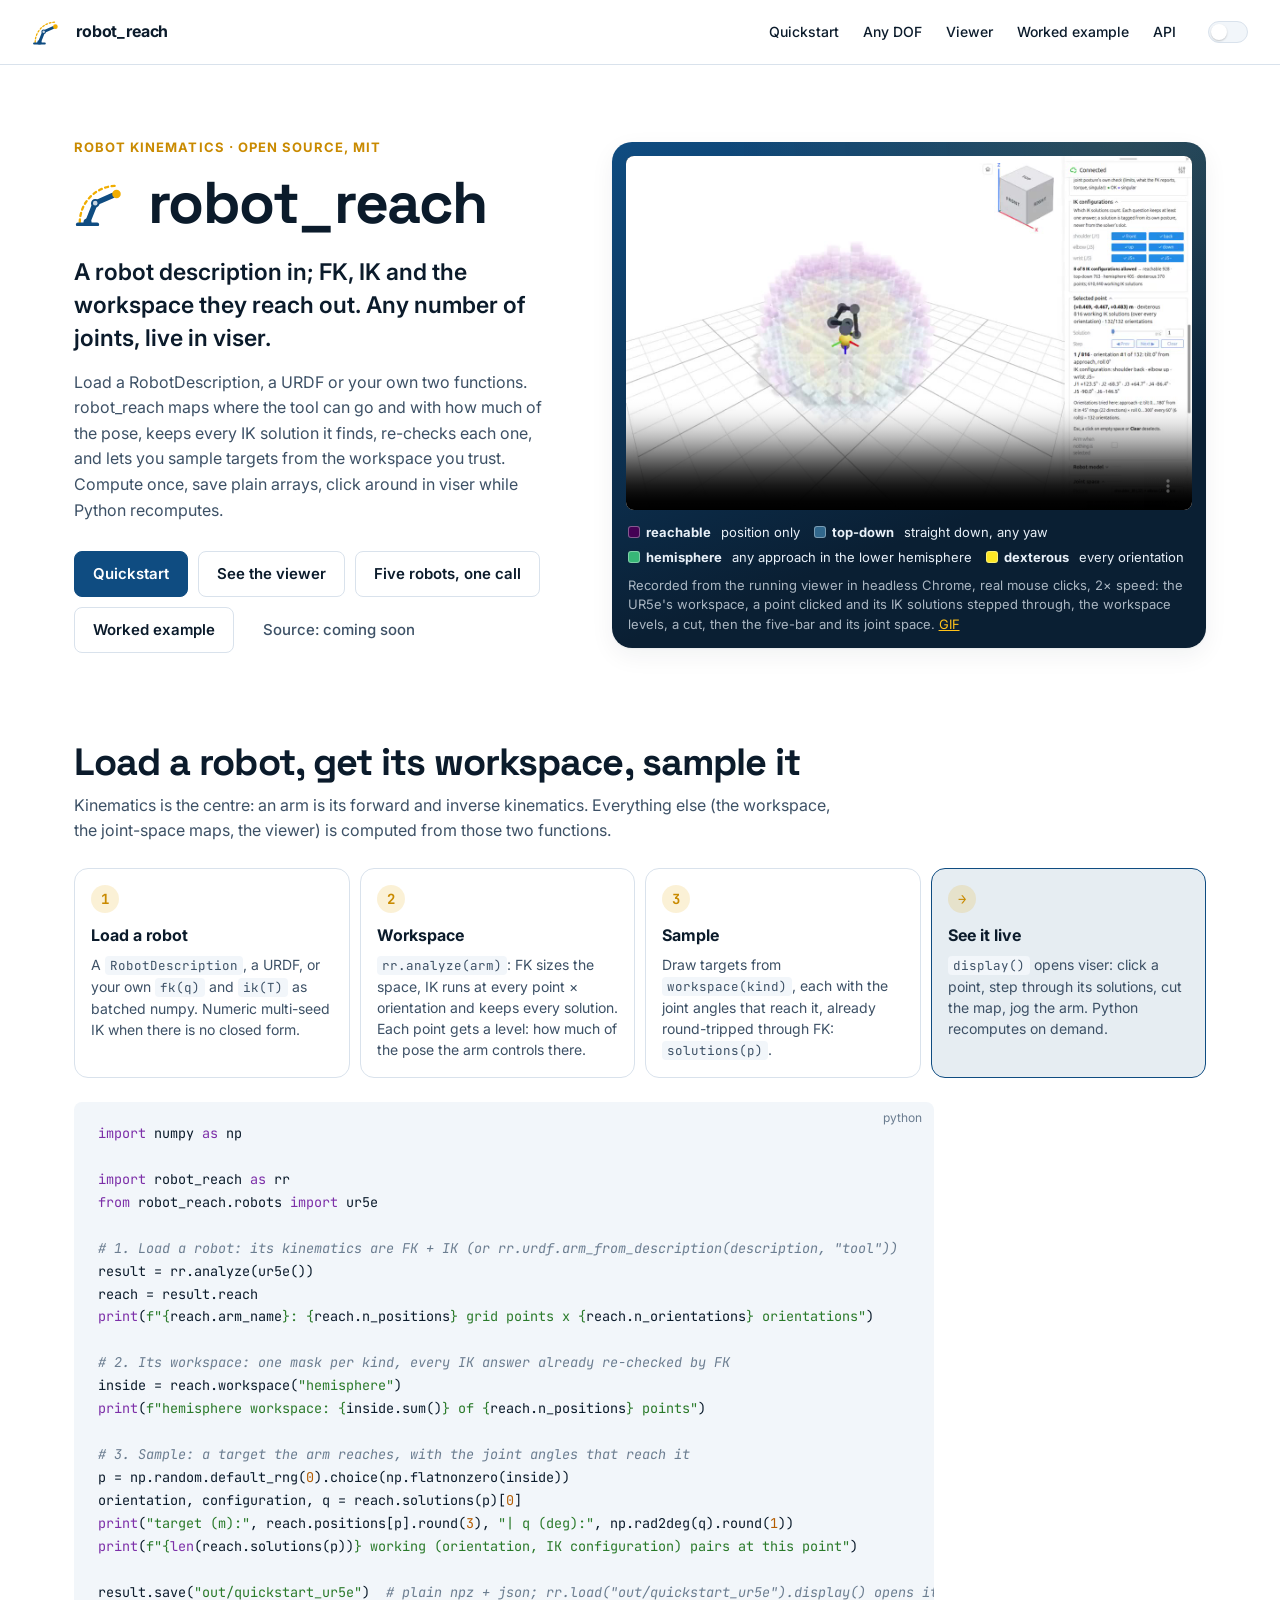
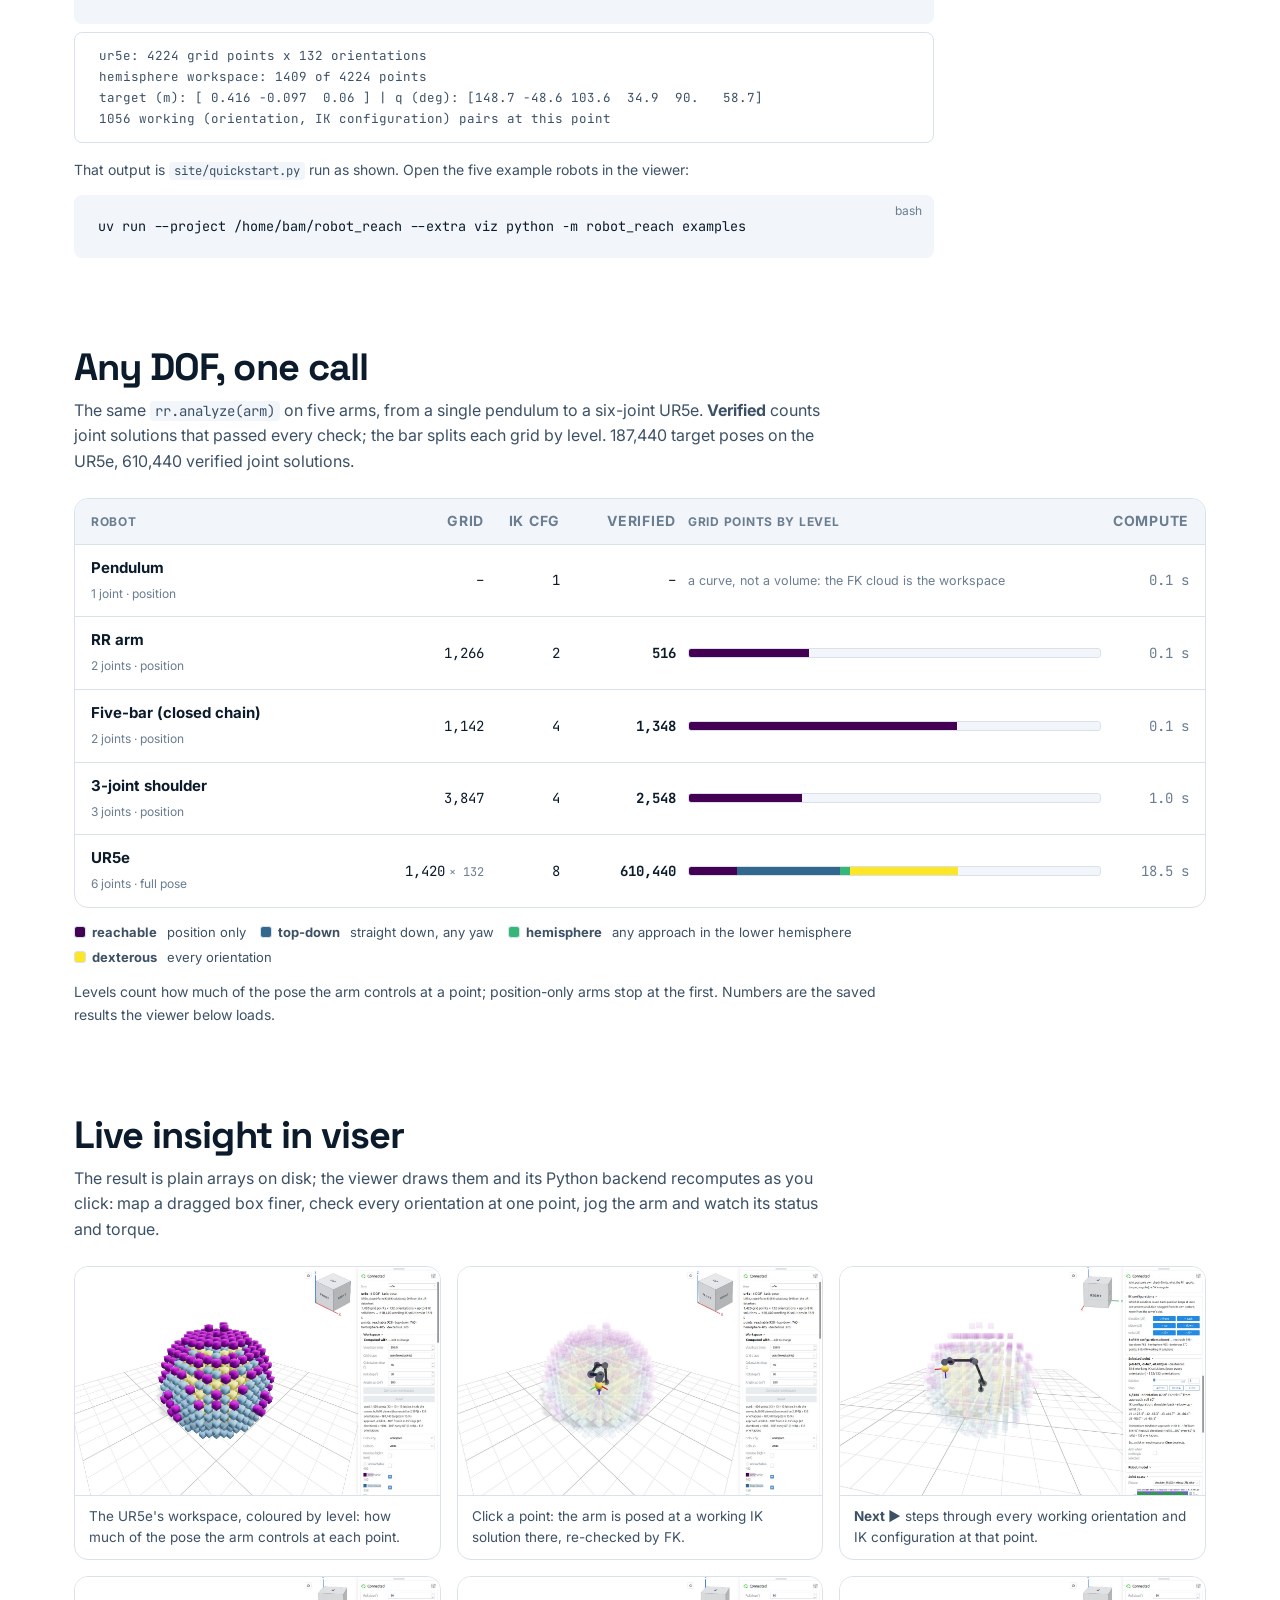
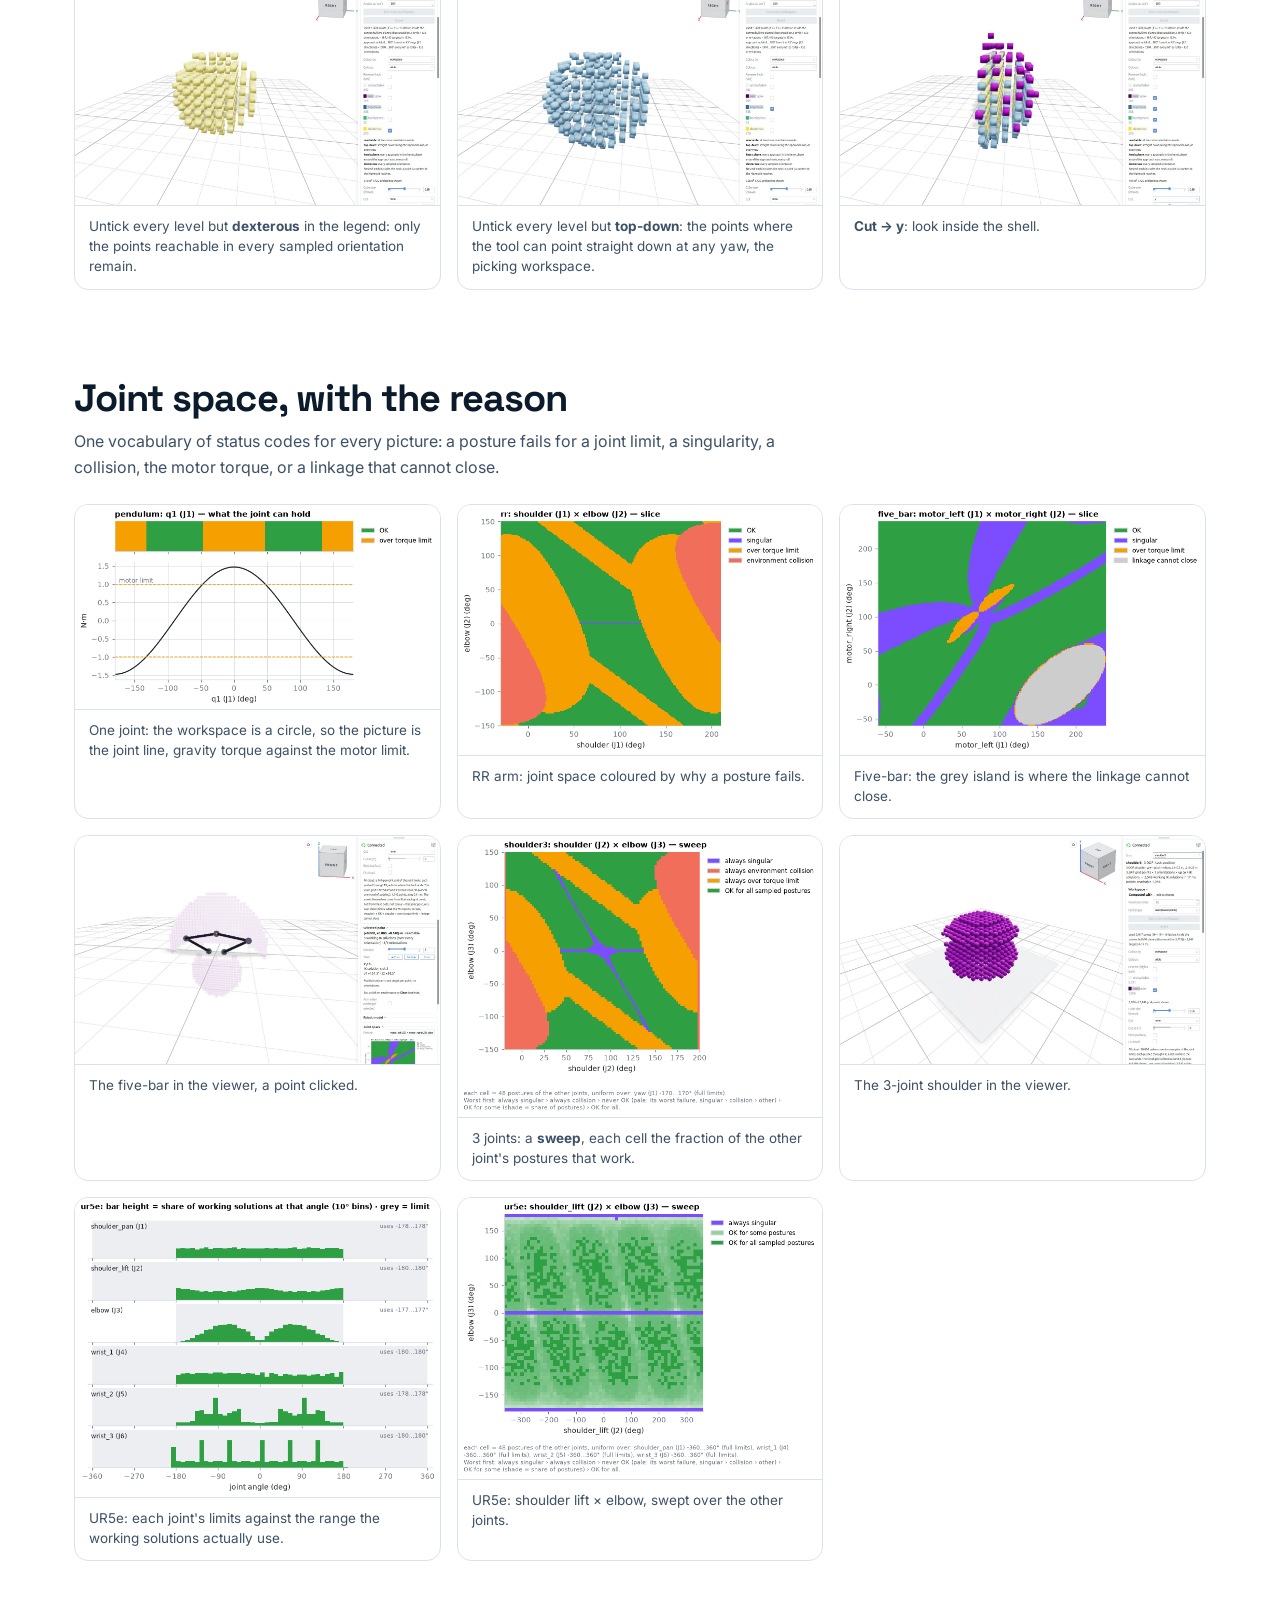
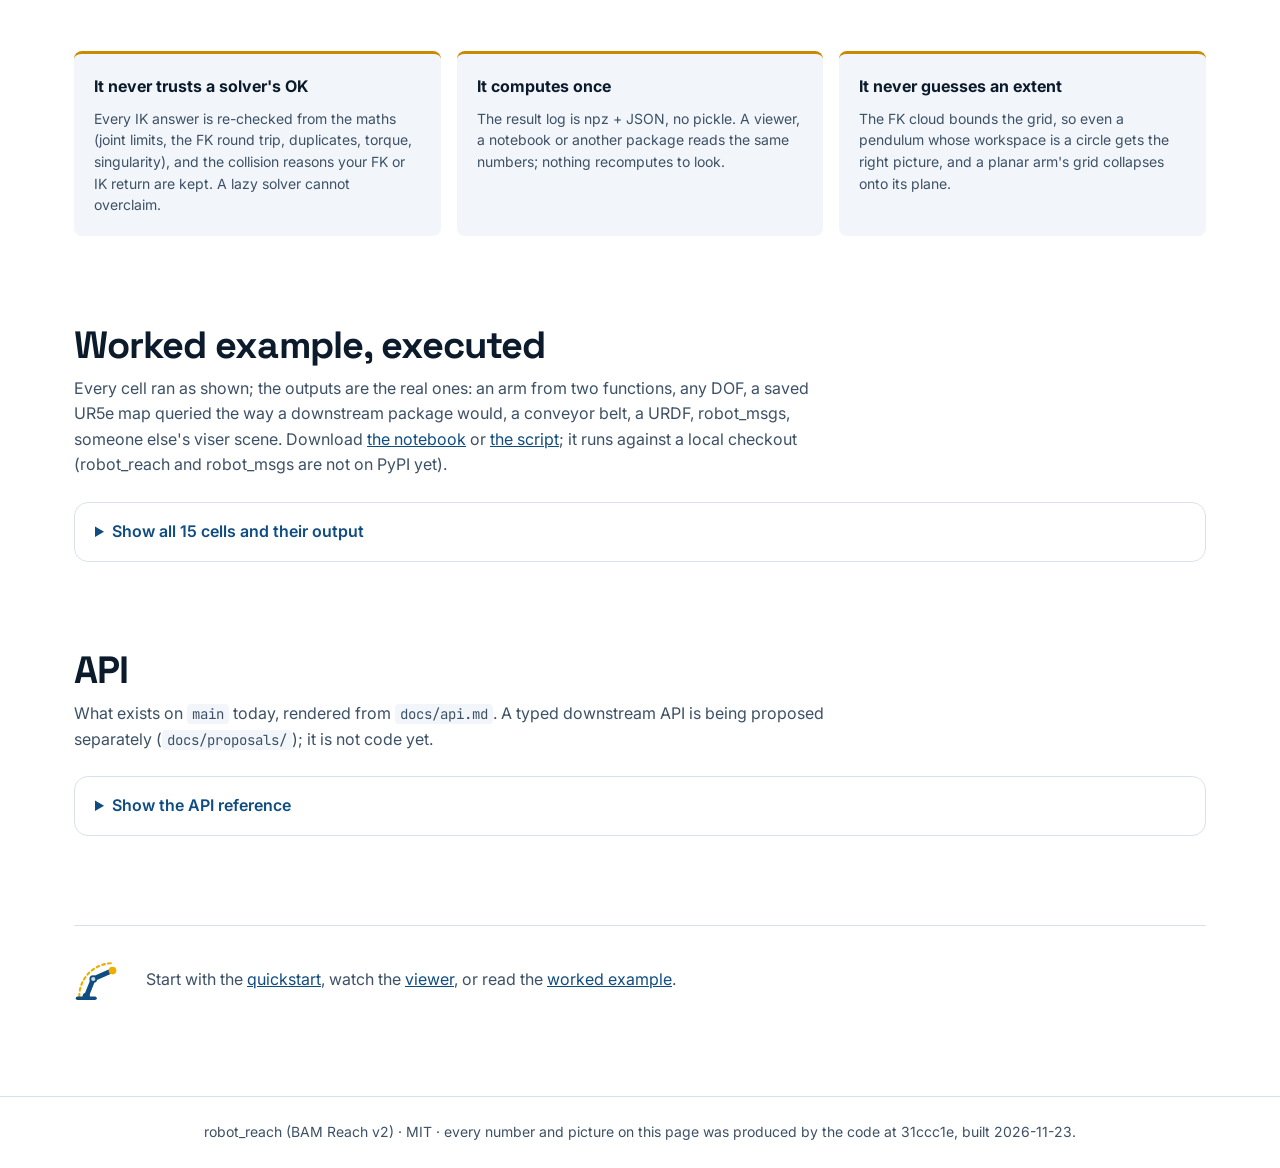
<file: site/index.html>
<!doctype html><html lang="en"><head><meta charset="utf-8"><meta name="viewport" content="width=device-width,initial-scale=1">
<title>robot_reach</title>
<meta name="description" content="Robot kinematics for any number of joints: a RobotDescription in, FK and IK out, and the workspace they reach, sampled and explored live in viser.">
<meta name="theme-color" content="#0f3b5f">
<link rel="preconnect" href="https://fonts.googleapis.com"><link rel="preconnect" href="https://fonts.gstatic.com" crossorigin>
<link rel="stylesheet" href="https://fonts.googleapis.com/css2?family=Inter:wght@400;500;600;700&family=JetBrains+Mono:wght@400;600&family=Space+Grotesk:wght@500;700&display=swap">
<script>try{var t=localStorage.getItem('rr-theme');if(t)document.documentElement.dataset.theme=t}catch(e){}</script>
<style>
:root{--pt-font-base:'Inter',ui-sans-serif,system-ui,-apple-system,'Segoe UI',sans-serif;--pt-font-display:'Space Grotesk','Inter',ui-sans-serif,system-ui,sans-serif;--pt-font-mono:'JetBrains Mono',ui-monospace,'SFMono-Regular',Menlo,monospace;
--pt-bg:#ffffff;--pt-bg-soft:#f2f6fa;--pt-bg-deep:#0a1f33;--pt-on-deep:#e8f0f8;--pt-text:#0b1b2b;--pt-text-2:#3d5166;--pt-text-3:#6b7d90;--pt-line:#d9e2ec;
--pt-brand:#0f4c81;--pt-brand-2:#1763a6;--pt-brand-soft:rgba(15,76,129,.1);--pt-accent:#c98a00;--pt-accent-soft:rgba(229,165,0,.16);--pt-warn:#d6402b;
--pt-radius:14px;--pt-radius-sm:8px;--pt-border-w:1px;--pt-shadow:0 1px 2px rgba(10,31,51,.06),0 8px 24px rgba(10,31,51,.06);
--pt-display-weight:700;--pt-display-tracking:-0.025em;--pt-logo-body:#0f4c81;--pt-logo-belly:#c9d6e3;--pt-logo-fin:#f0ad00;
--c-kw:#7c2fa8;--c-str:#2a7a2a;--c-num:#b35c00;--c-com:#6b7d90;--c-fn:#1763a6}
@media (prefers-color-scheme:dark){:root:not([data-theme="light"]){--pt-bg:#07131f;--pt-bg-soft:#0c1d2e;--pt-bg-deep:#040c15;--pt-text:#e6edf5;--pt-text-2:#a9b8c8;--pt-text-3:#7a8b9c;--pt-line:#1b3046;
--pt-brand:#5fb0ff;--pt-brand-2:#8cc6ff;--pt-brand-soft:rgba(95,176,255,.14);--pt-accent:#ffc21a;--pt-accent-soft:rgba(255,194,26,.14);--pt-warn:#ff6b57;
--pt-shadow:0 1px 2px rgba(0,0,0,.3),0 8px 24px rgba(0,0,0,.25);--pt-logo-body:#3d8fe0;--pt-logo-fin:#ffc21a;
--c-kw:#c792ea;--c-str:#9ece6a;--c-num:#ff9e64;--c-com:#7a8b9c;--c-fn:#8cc6ff}}
:root[data-theme="dark"]{--pt-bg:#07131f;--pt-bg-soft:#0c1d2e;--pt-bg-deep:#040c15;--pt-text:#e6edf5;--pt-text-2:#a9b8c8;--pt-text-3:#7a8b9c;--pt-line:#1b3046;
--pt-brand:#5fb0ff;--pt-brand-2:#8cc6ff;--pt-brand-soft:rgba(95,176,255,.14);--pt-accent:#ffc21a;--pt-accent-soft:rgba(255,194,26,.14);--pt-warn:#ff6b57;
--pt-shadow:0 1px 2px rgba(0,0,0,.3),0 8px 24px rgba(0,0,0,.25);--pt-logo-body:#3d8fe0;--pt-logo-fin:#ffc21a;
--c-kw:#c792ea;--c-str:#9ece6a;--c-num:#ff9e64;--c-com:#7a8b9c;--c-fn:#8cc6ff}
*{box-sizing:border-box}
html{overflow-x:hidden;scroll-padding-top:72px}
body{margin:0;background:var(--pt-bg);color:var(--pt-text);font:16px/1.6 var(--pt-font-base);overflow-x:hidden;-webkit-font-smoothing:antialiased}
a{color:var(--pt-brand)}
h1,h2{font-family:var(--pt-font-display);font-weight:var(--pt-display-weight);letter-spacing:var(--pt-display-tracking);line-height:1.05;margin:0}
/* nav: VitePress' bar */
.nav{position:sticky;top:0;z-index:10;background:var(--pt-bg);border-bottom:1px solid var(--pt-line)}
.nav-in{max-width:1376px;margin:0 auto;height:64px;padding:0 32px;display:flex;align-items:center;gap:24px}
.brand{display:flex;align-items:center;gap:10px;color:var(--pt-text);text-decoration:none;font-weight:700;font-size:16px;letter-spacing:-.01em}
.brand .mark{width:34px;height:auto}
.nav-links{margin-left:auto;display:flex;gap:24px}
.nav-links a{color:var(--pt-text);text-decoration:none;font-size:14px;font-weight:500}
.nav-links a:hover{color:var(--pt-brand)}
.theme{margin-left:8px;width:40px;height:22px;border-radius:11px;border:1px solid var(--pt-line);background:var(--pt-bg-soft);cursor:pointer;position:relative;padding:0}
.theme::after{content:"";position:absolute;top:2px;left:2px;width:16px;height:16px;border-radius:50%;background:var(--pt-bg);box-shadow:0 1px 2px rgba(0,0,0,.2);transition:transform .2s}
.is-dark .theme::after{transform:translateX(18px)}
/* landing */
.pt-landing{--gap:clamp(48px,7vw,96px);max-width:1180px;margin:0 auto;padding:24px 24px 96px}
section{margin-top:var(--gap)}
section.hero{margin-top:clamp(16px,4vw,48px)}
.section-head{max-width:760px;margin-bottom:24px}
.section-head h2{font-size:clamp(26px,3.4vw,38px)}
.section-head p{margin:10px 0 0;color:var(--pt-text-2);font-size:16px;line-height:1.6}
.hero{display:grid;grid-template-columns:minmax(0,.9fr) minmax(0,1.1fr);gap:clamp(24px,4vw,56px);align-items:center}
.eyebrow{margin:0 0 14px;color:var(--pt-accent);font-size:13px;font-weight:700;letter-spacing:.08em;text-transform:uppercase}
.wordmark{display:flex;align-items:center;gap:12px;font-size:clamp(38px,4.6vw,66px);min-width:0;overflow-wrap:anywhere}
.wordmark .mark{width:1.05em;height:auto;flex:none}
.lead{margin:22px 0 0;font-size:clamp(19px,2vw,23px);line-height:1.45;font-weight:600}
.sub{margin:14px 0 0;color:var(--pt-text-2);font-size:16px;line-height:1.6}
.actions{display:flex;flex-wrap:wrap;gap:10px;margin-top:28px}
.btn{display:inline-flex;align-items:center;padding:10px 18px;border:var(--pt-border-w) solid var(--pt-line);border-radius:var(--pt-radius-sm);color:var(--pt-text);font-weight:600;font-size:15px;text-decoration:none;transition:background .15s,border-color .15s}
.btn:hover{border-color:var(--pt-brand)}
.btn.primary{background:var(--pt-brand);border-color:var(--pt-brand);color:var(--pt-bg)}
.btn.primary:hover{background:var(--pt-brand-2)}
.btn.ghost{border-color:transparent;color:var(--pt-text-2);cursor:default;font-weight:500}
.hero-stage{position:relative;min-width:0;padding:14px;border-radius:calc(var(--pt-radius) + 6px);background:radial-gradient(120% 90% at 85% 0%,rgba(255,194,26,.12),transparent 55%),linear-gradient(160deg,#0f4c81 0%,#0a1f33 70%);box-shadow:var(--pt-shadow)}
.hero-stage video{display:block;width:100%;border-radius:var(--pt-radius-sm);background:#000}
.hero-stage .legend{color:#e8f0f8;margin:12px 2px 0}
.hero-stage .caption{color:rgba(232,240,248,.72);margin:8px 2px 0;font-size:13px;line-height:1.5}
.hero-stage .caption a{color:#ffc21a}
.legend{display:flex;flex-wrap:wrap;gap:4px 14px;font-size:13px}
.sw{display:inline-flex;align-items:center;gap:6px}
.sw i{display:inline-block;width:12px;height:12px;border-radius:3px;border:1px solid rgba(255,255,255,.35)}
/* steps strip */
.stages{display:grid;grid-template-columns:repeat(4,minmax(0,1fr));gap:10px;margin:0;padding:0;list-style:none}
.stages li{border:var(--pt-border-w) solid var(--pt-line);border-radius:var(--pt-radius);background:var(--pt-bg);transition:border-color .15s,transform .15s}
.stages li:hover{border-color:var(--pt-brand);transform:translateY(-2px)}
.stages li a{display:block;height:100%;padding:16px;color:inherit;text-decoration:none}
.stages li.out{background:var(--pt-brand-soft);border-color:var(--pt-brand)}
.stages .n{display:inline-grid;place-items:center;width:28px;height:28px;border-radius:50%;background:var(--pt-accent-soft);color:var(--pt-accent);font-family:var(--pt-font-mono);font-weight:700;font-size:14px}
.stages strong{display:block;margin-top:10px;font-size:16px}
.stages p{margin:6px 0 0;color:var(--pt-text-2);font-size:14px;line-height:1.5}
.stages code{font-size:12.5px}
.more{margin-top:14px;font-size:14px}
/* code */
code{font-family:var(--pt-font-mono);font-size:.875em;background:var(--pt-bg-soft);padding:1px 5px;border-radius:4px;overflow-wrap:anywhere}
.code{position:relative;margin:0 0 16px;background:var(--pt-bg-soft);border-radius:var(--pt-radius-sm)}
.code .lang{position:absolute;top:6px;right:12px;font-size:12px;color:var(--pt-text-3);font-family:var(--pt-font-base)}
.code pre,pre.out{margin:0;padding:20px 24px;overflow-x:auto;font:13.5px/1.7 var(--pt-font-mono)}
.code pre code,pre.out code{background:none;padding:0;font-size:inherit;overflow-wrap:normal}
pre.out{margin:-8px 0 16px;background:var(--pt-bg);border:1px solid var(--pt-line);border-radius:var(--pt-radius-sm);color:var(--pt-text-2);font-size:12.5px;padding:12px 24px}
.code .k,.code .kn,.code .kd,.code .kc,.code .ow,.code .nb{color:var(--c-kw)}
.code .s,.code .s1,.code .s2,.code .sd,.code .si,.code .sa{color:var(--c-str)}
.code .m,.code .mi,.code .mf{color:var(--c-num)}
.code .c,.code .c1,.code .cm{color:var(--c-com);font-style:italic}
.code .nf,.code .fm{color:var(--c-fn)}
.quick{max-width:860px}
/* proof table */
.table{border:var(--pt-border-w) solid var(--pt-line);border-radius:var(--pt-radius);overflow:hidden}
.tr{display:grid;grid-template-columns:minmax(170px,1.4fr) 92px 64px 104px minmax(140px,2fr) 76px;gap:12px;align-items:center;padding:11px 16px;border-top:1px solid var(--pt-line)}
.tr.head{border-top:0;background:var(--pt-bg-soft);color:var(--pt-text-3);font-size:12px;font-weight:700;letter-spacing:.06em;text-transform:uppercase}
.name strong{display:block;font-size:15px}
.name small{color:var(--pt-text-3);font-size:12px}
.num{text-align:right;font-family:var(--pt-font-mono);font-variant-numeric:tabular-nums;font-size:14px}
.tr.head .num{font-family:var(--pt-font-base)}
.num small{color:var(--pt-text-3);margin-left:4px;font-size:12px}
.num.strong{font-weight:700}
.num.dim{color:var(--pt-text-3)}
.bars{display:flex;height:10px;border-radius:3px;overflow:hidden;background:var(--pt-bg-soft);border:1px solid var(--pt-line)}
.bars i{display:block;height:100%}
.tr.head .bars,.bars.none{height:auto;background:none;border:0;border-radius:0}
.bars.none{color:var(--pt-text-3);font-size:12.5px;line-height:1.4}
.footnote{margin-top:14px;max-width:820px;color:var(--pt-text-2);font-size:14px;line-height:1.6}
.footnote .legend .sw i{border-color:var(--pt-line)}
/* figures */
.grid{display:grid;grid-template-columns:repeat(3,minmax(0,1fr));gap:16px}
.shot{margin:0;border:var(--pt-border-w) solid var(--pt-line);border-radius:var(--pt-radius);overflow:hidden;background:var(--pt-bg);transition:border-color .15s}
.shot:hover{border-color:var(--pt-brand)}
.shot img{display:block;width:100%;height:auto;background:#fff;border-bottom:1px solid var(--pt-line)}
.shot figcaption{padding:10px 14px 12px;color:var(--pt-text-2);font-size:13.5px;line-height:1.5}
/* promises */
.promises{display:grid;grid-template-columns:repeat(3,minmax(0,1fr));gap:16px}
.promise{padding:20px;border-top:3px solid var(--pt-accent);background:var(--pt-bg-soft);border-radius:var(--pt-radius-sm)}
.promise strong{font-size:16px}
.promise p{margin:8px 0 0;color:var(--pt-text-2);font-size:14px;line-height:1.55}
.promise .how{color:var(--pt-text-3);font-size:13px}
/* long reference blocks */
details.fold{border:var(--pt-border-w) solid var(--pt-line);border-radius:var(--pt-radius);padding:0 20px}
details.fold>summary{cursor:pointer;padding:16px 0;font-weight:600;color:var(--pt-brand);list-style-position:inside}
details.fold[open]>summary{border-bottom:1px solid var(--pt-line);margin-bottom:16px}
.doc{max-width:900px;font-size:15px}
.doc h3{font-family:var(--pt-font-display);font-size:21px;margin:32px 0 8px;letter-spacing:-.01em}
.doc h2{font-family:var(--pt-font-display);font-size:22px;margin:36px 0 8px}
.doc table{display:block;overflow-x:auto;max-width:100%;border-collapse:collapse;font-size:13.5px;margin:8px 0 16px}
.doc th,.doc td{padding:7px 10px;border:1px solid var(--pt-line);text-align:left;vertical-align:top}
.doc th{background:var(--pt-bg-soft)}
.doc pre{background:var(--pt-bg-soft);border-radius:var(--pt-radius-sm);padding:16px 20px;overflow-x:auto;font:13px/1.6 var(--pt-font-mono)}
.doc pre code{background:none;padding:0;overflow-wrap:normal}
.nb-md{max-width:900px}
.cta{display:flex;align-items:center;gap:16px;padding-top:32px;border-top:1px solid var(--pt-line);color:var(--pt-text-2)}
.cta .mark{width:56px;flex:none}
.cta p{margin:0;font-size:16px}
footer{border-top:1px solid var(--pt-line);padding:24px;text-align:center;color:var(--pt-text-2);font-size:14px}
@media (max-width:960px){.hero{grid-template-columns:1fr}.stages{grid-template-columns:repeat(2,minmax(0,1fr))}.promises{grid-template-columns:1fr}.grid{grid-template-columns:repeat(2,minmax(0,1fr))}.nav-links{display:none}.theme{margin-left:auto}}
@media (max-width:640px){.nav-in{padding:0 16px}.pt-landing{padding:12px 16px 80px}
.tr{grid-template-columns:minmax(0,1fr) auto;gap:8px;padding:10px 12px}
.tr>:nth-child(2),.tr>:nth-child(3),.tr>:nth-child(6){display:none}.tr .bars{grid-column:1/-1}.tr.head .bars{display:none}
.stages,.grid{grid-template-columns:1fr}.code pre,pre.out{padding:16px}.cta{flex-direction:column;align-items:flex-start}details.fold{padding:0 14px}}
</style></head><body>
<header class="nav"><div class="nav-in">
<a class="brand" href="#top"><svg class="mark" viewBox="0 0 64 48" role="img" aria-label="robot_reach">
<path d="M6 44 A38 38 0 0 1 44 6" fill="none" stroke="var(--pt-logo-fin)" stroke-width="2.4" stroke-dasharray="3.2 3.6" stroke-linecap="round"/>
<path d="M4 46 H24" stroke="var(--pt-logo-body)" stroke-width="4" stroke-linecap="round"/>
<path d="M14 44 L22 24 L40 16" fill="none" stroke="var(--pt-logo-body)" stroke-width="5.5" stroke-linecap="round" stroke-linejoin="round"/>
<circle cx="14" cy="44" r="4.2" fill="var(--pt-logo-body)"/><circle cx="22" cy="24" r="3.4" fill="var(--pt-logo-belly)" stroke="var(--pt-logo-body)" stroke-width="2"/>
<circle cx="44" cy="14.4" r="4.4" fill="var(--pt-logo-fin)"/></svg><span>robot_reach</span></a>
<nav class="nav-links"><a href="#happy-path">Quickstart</a><a href="#any-dof">Any DOF</a><a href="#viewer">Viewer</a><a href="#example">Worked example</a><a href="#api">API</a></nav>
<button class="theme" type="button" aria-label="Toggle dark mode" title="Toggle dark mode"></button>
</div></header>
<main class="pt-landing" id="top">

<section class="hero">
<div class="hero-copy">
<p class="eyebrow">Robot kinematics · open source, MIT</p>
<h1 class="wordmark"><svg class="mark" viewBox="0 0 64 48" role="img" aria-label="robot_reach">
<path d="M6 44 A38 38 0 0 1 44 6" fill="none" stroke="var(--pt-logo-fin)" stroke-width="2.4" stroke-dasharray="3.2 3.6" stroke-linecap="round"/>
<path d="M4 46 H24" stroke="var(--pt-logo-body)" stroke-width="4" stroke-linecap="round"/>
<path d="M14 44 L22 24 L40 16" fill="none" stroke="var(--pt-logo-body)" stroke-width="5.5" stroke-linecap="round" stroke-linejoin="round"/>
<circle cx="14" cy="44" r="4.2" fill="var(--pt-logo-body)"/><circle cx="22" cy="24" r="3.4" fill="var(--pt-logo-belly)" stroke="var(--pt-logo-body)" stroke-width="2"/>
<circle cx="44" cy="14.4" r="4.4" fill="var(--pt-logo-fin)"/></svg><span>robot_reach</span></h1>
<p class="lead">A robot description in; FK, IK and the workspace they reach out. Any number of joints, live in viser.</p>
<p class="sub">Load a RobotDescription, a URDF or your own two functions. robot_reach maps where the tool can go and with how much
of the pose, keeps every IK solution it finds, re-checks each one, and lets you sample targets from the workspace you trust.
Compute once, save plain arrays, click around in viser while Python recomputes.</p>
<div class="actions">
<a class="btn primary" href="#happy-path">Quickstart</a>
<a class="btn" href="#viewer">See the viewer</a>
<a class="btn" href="#any-dof">Five robots, one call</a>
<a class="btn" href="#example">Worked example</a>
<span class="btn ghost" title="The repository is not public yet">Source: coming soon</span>
</div>
</div>
<div class="hero-stage">
<video autoplay muted loop playsinline controls poster="media/hero-poster.jpg"><source src="media/hero.mp4" type="video/mp4">
<img src="media/hero.gif" alt="the viewer, recorded"></video>
<p class="legend"><span class="sw"><i style="background:rgb(68,1,84)"></i><b>reachable</b>&nbsp;position only</span><span class="sw"><i style="background:rgb(49,104,141)"></i><b>top-down</b>&nbsp;straight down, any yaw</span><span class="sw"><i style="background:rgb(55,183,119)"></i><b>hemisphere</b>&nbsp;any approach in the lower hemisphere</span><span class="sw"><i style="background:rgb(253,231,37)"></i><b>dexterous</b>&nbsp;every orientation</span></p>
<p class="caption">Recorded from the running viewer in headless Chrome, real mouse clicks, 2× speed: the UR5e's workspace, a point
clicked and its IK solutions stepped through, the workspace levels, a cut, then the five-bar and its joint space.
<a href="media/hero.gif">GIF</a></p>
</div>
</section>

<section id="happy-path">
<div class="section-head"><h2>Load a robot, get its workspace, sample it</h2>
<p>Kinematics is the centre: an arm is its forward and inverse kinematics. Everything else (the workspace, the
joint-space maps, the viewer) is computed from those two functions.</p></div>
<ol class="stages">
<li><a href="#quick"><span class="n">1</span><strong>Load a robot</strong><p>A <code>RobotDescription</code>, a URDF, or your own <code>fk(q)</code> and <code>ik(T)</code> as batched numpy. Numeric multi-seed IK when there is no closed form.</p></a></li>
<li><a href="#quick"><span class="n">2</span><strong>Workspace</strong><p><code>rr.analyze(arm)</code>: FK sizes the space, IK runs at every point × orientation and keeps every solution. Each point gets a level: how much of the pose the arm controls there.</p></a></li>
<li><a href="#quick"><span class="n">3</span><strong>Sample</strong><p>Draw targets from <code>workspace(kind)</code>, each with the joint angles that reach it, already round-tripped through FK: <code>solutions(p)</code>.</p></a></li>
<li class="out"><a href="#viewer"><span class="n">→</span><strong>See it live</strong><p><code>display()</code> opens viser: click a point, step through its solutions, cut the map, jog the arm. Python recomputes on demand.</p></a></li>
</ol>
<div class="quick" id="quick" style="margin-top:24px">
<div class="code"><span class="lang">python</span><pre><code><span class="kn">import</span><span class="w"> </span><span class="nn">numpy</span><span class="w"> </span><span class="k">as</span><span class="w"> </span><span class="nn">np</span>

<span class="kn">import</span><span class="w"> </span><span class="nn">robot_reach</span><span class="w"> </span><span class="k">as</span><span class="w"> </span><span class="nn">rr</span>
<span class="kn">from</span><span class="w"> </span><span class="nn">robot_reach.robots</span><span class="w"> </span><span class="kn">import</span> <span class="n">ur5e</span>

<span class="c1"># 1. Load a robot: its kinematics are FK + IK (or rr.urdf.arm_from_description(description, "tool"))</span>
<span class="n">result</span> <span class="o">=</span> <span class="n">rr</span><span class="o">.</span><span class="n">analyze</span><span class="p">(</span><span class="n">ur5e</span><span class="p">())</span>
<span class="n">reach</span> <span class="o">=</span> <span class="n">result</span><span class="o">.</span><span class="n">reach</span>
<span class="nb">print</span><span class="p">(</span><span class="sa">f</span><span class="s2">"</span><span class="si">{</span><span class="n">reach</span><span class="o">.</span><span class="n">arm_name</span><span class="si">}</span><span class="s2">: </span><span class="si">{</span><span class="n">reach</span><span class="o">.</span><span class="n">n_positions</span><span class="si">}</span><span class="s2"> grid points x </span><span class="si">{</span><span class="n">reach</span><span class="o">.</span><span class="n">n_orientations</span><span class="si">}</span><span class="s2"> orientations"</span><span class="p">)</span>

<span class="c1"># 2. Its workspace: one mask per kind, every IK answer already re-checked by FK</span>
<span class="n">inside</span> <span class="o">=</span> <span class="n">reach</span><span class="o">.</span><span class="n">workspace</span><span class="p">(</span><span class="s2">"hemisphere"</span><span class="p">)</span>
<span class="nb">print</span><span class="p">(</span><span class="sa">f</span><span class="s2">"hemisphere workspace: </span><span class="si">{</span><span class="n">inside</span><span class="o">.</span><span class="n">sum</span><span class="p">()</span><span class="si">}</span><span class="s2"> of </span><span class="si">{</span><span class="n">reach</span><span class="o">.</span><span class="n">n_positions</span><span class="si">}</span><span class="s2"> points"</span><span class="p">)</span>

<span class="c1"># 3. Sample: a target the arm reaches, with the joint angles that reach it</span>
<span class="n">p</span> <span class="o">=</span> <span class="n">np</span><span class="o">.</span><span class="n">random</span><span class="o">.</span><span class="n">default_rng</span><span class="p">(</span><span class="mi">0</span><span class="p">)</span><span class="o">.</span><span class="n">choice</span><span class="p">(</span><span class="n">np</span><span class="o">.</span><span class="n">flatnonzero</span><span class="p">(</span><span class="n">inside</span><span class="p">))</span>
<span class="n">orientation</span><span class="p">,</span> <span class="n">configuration</span><span class="p">,</span> <span class="n">q</span> <span class="o">=</span> <span class="n">reach</span><span class="o">.</span><span class="n">solutions</span><span class="p">(</span><span class="n">p</span><span class="p">)[</span><span class="mi">0</span><span class="p">]</span>
<span class="nb">print</span><span class="p">(</span><span class="s2">"target (m):"</span><span class="p">,</span> <span class="n">reach</span><span class="o">.</span><span class="n">positions</span><span class="p">[</span><span class="n">p</span><span class="p">]</span><span class="o">.</span><span class="n">round</span><span class="p">(</span><span class="mi">3</span><span class="p">),</span> <span class="s2">"| q (deg):"</span><span class="p">,</span> <span class="n">np</span><span class="o">.</span><span class="n">rad2deg</span><span class="p">(</span><span class="n">q</span><span class="p">)</span><span class="o">.</span><span class="n">round</span><span class="p">(</span><span class="mi">1</span><span class="p">))</span>
<span class="nb">print</span><span class="p">(</span><span class="sa">f</span><span class="s2">"</span><span class="si">{</span><span class="nb">len</span><span class="p">(</span><span class="n">reach</span><span class="o">.</span><span class="n">solutions</span><span class="p">(</span><span class="n">p</span><span class="p">))</span><span class="si">}</span><span class="s2"> working (orientation, IK configuration) pairs at this point"</span><span class="p">)</span>

<span class="n">result</span><span class="o">.</span><span class="n">save</span><span class="p">(</span><span class="s2">"out/quickstart_ur5e"</span><span class="p">)</span>  <span class="c1"># plain npz + json; rr.load("out/quickstart_ur5e").display() opens it live in viser</span>
</code></pre></div>
<pre class="out"><code>ur5e: 4224 grid points x 132 orientations
hemisphere workspace: 1409 of 4224 points
target (m): [ 0.416 -0.097  0.06 ] | q (deg): [148.7 -48.6 103.6  34.9  90.   58.7]
1056 working (orientation, IK configuration) pairs at this point</code></pre>
<p class="footnote">That output is <code>site/quickstart.py</code> run as shown. Open the five example robots in the viewer:</p>
<div class="code"><span class="lang">bash</span><pre><code>uv<span class="w"> </span>run<span class="w"> </span>--project<span class="w"> </span>/home/bam/robot_reach<span class="w"> </span>--extra<span class="w"> </span>viz<span class="w"> </span>python<span class="w"> </span>-m<span class="w"> </span>robot_reach<span class="w"> </span>examples
</code></pre></div>
</div>
</section>

<section id="any-dof">
<div class="section-head"><h2>Any DOF, one call</h2>
<p>The same <code>rr.analyze(arm)</code> on five arms, from a single pendulum to a six-joint UR5e. <strong>Verified</strong>
counts joint solutions that passed every check; the bar splits each grid by level. 187,440 target poses on the UR5e, 610,440 verified joint solutions.</p></div>
<div class="table" role="table" aria-label="The same analyze() on five arms"><div class="tr head" role="row"><span role="columnheader">Robot</span><span role="columnheader" class="num">Grid</span><span role="columnheader" class="num" title="IK configurations per target (elbow up / down, wrist flip …)">IK&nbsp;cfg</span><span role="columnheader" class="num">Verified</span><span role="columnheader" class="bars">Grid points by level</span><span role="columnheader" class="num">Compute</span></div><div class="tr" role="row"><span class="name" role="cell"><strong>Pendulum</strong><small>1 joint · position</small></span><span class="num" role="cell">–</span><span class="num" role="cell">1</span><span class="num" role="cell">–</span><span class="bars none" role="cell">a curve, not a volume: the FK cloud is the workspace</span><span class="num dim" role="cell">0.1 s</span></div><div class="tr" role="row"><span class="name" role="cell"><strong>RR arm</strong><small>2 joints · position</small></span><span class="num" role="cell">1,266</span><span class="num" role="cell">2</span><span class="num strong" role="cell">516</span><span class="bars" role="cell" title="368 of 1,266 grid points reachable"><i style="width:29.07%;background:rgb(68,1,84)" title="reachable: 368 points"></i></span><span class="num dim" role="cell">0.1 s</span></div><div class="tr" role="row"><span class="name" role="cell"><strong>Five-bar (closed chain)</strong><small>2 joints · position</small></span><span class="num" role="cell">1,142</span><span class="num" role="cell">4</span><span class="num strong" role="cell">1,348</span><span class="bars" role="cell" title="745 of 1,142 grid points reachable"><i style="width:65.24%;background:rgb(68,1,84)" title="reachable: 745 points"></i></span><span class="num dim" role="cell">0.1 s</span></div><div class="tr" role="row"><span class="name" role="cell"><strong>3-joint shoulder</strong><small>3 joints · position</small></span><span class="num" role="cell">3,847</span><span class="num" role="cell">4</span><span class="num strong" role="cell">2,548</span><span class="bars" role="cell" title="1,056 of 3,847 grid points reachable"><i style="width:27.45%;background:rgb(68,1,84)" title="reachable: 1,056 points"></i></span><span class="num dim" role="cell">1.0 s</span></div><div class="tr" role="row"><span class="name" role="cell"><strong>UR5e</strong><small>6 joints · full pose</small></span><span class="num" role="cell">1,420<small>× 132</small></span><span class="num" role="cell">8</span><span class="num strong" role="cell">610,440</span><span class="bars" role="cell" title="928 of 1,420 grid points reachable"><i style="width:11.62%;background:rgb(68,1,84)" title="reachable: 165 points"></i><i style="width:25.21%;background:rgb(49,104,141)" title="top-down: 358 points"></i><i style="width:2.46%;background:rgb(55,183,119)" title="hemisphere: 35 points"></i><i style="width:26.06%;background:rgb(253,231,37)" title="dexterous: 370 points"></i></span><span class="num dim" role="cell">18.5 s</span></div></div>
<div class="footnote"><p class="legend"><span class="sw"><i style="background:rgb(68,1,84)"></i><b>reachable</b>&nbsp;position only</span><span class="sw"><i style="background:rgb(49,104,141)"></i><b>top-down</b>&nbsp;straight down, any yaw</span><span class="sw"><i style="background:rgb(55,183,119)"></i><b>hemisphere</b>&nbsp;any approach in the lower hemisphere</span><span class="sw"><i style="background:rgb(253,231,37)"></i><b>dexterous</b>&nbsp;every orientation</span></p>
<p>Levels count how much of the pose the arm controls at a point; position-only arms stop at the first. Numbers are the saved
results the viewer below loads.</p></div>
</section>

<section id="viewer">
<div class="section-head"><h2>Live insight in viser</h2>
<p>The result is plain arrays on disk; the viewer draws them and its Python backend recomputes as you click:
map a dragged box finer, check every orientation at one point, jog the arm and watch its status and torque.</p></div>
<div class="grid"><figure class="shot"><a href="media/01-ur5e-workspace.jpg"><img src="media/01-ur5e-workspace.jpg" alt="The UR5e&#x27;s workspace, coloured by level: how much of the pose the arm controls at each point." loading="lazy"></a><figcaption>The UR5e's workspace, coloured by level: how much of the pose the arm controls at each point.</figcaption></figure><figure class="shot"><a href="media/02-clicked.jpg"><img src="media/02-clicked.jpg" alt="Click a point: the arm is posed at a working IK solution there, re-checked by FK." loading="lazy"></a><figcaption>Click a point: the arm is posed at a working IK solution there, re-checked by FK.</figcaption></figure><figure class="shot"><a href="media/03-ik-configurations.jpg"><img src="media/03-ik-configurations.jpg" alt="Next ▶ steps through every working orientation and IK configuration at that point." loading="lazy"></a><figcaption><b>Next ▶</b> steps through every working orientation and IK configuration at that point.</figcaption></figure><figure class="shot"><a href="media/04-dexterous.jpg"><img src="media/04-dexterous.jpg" alt="Untick every level but dexterous in the legend: only the points reachable in every sampled orientation remain." loading="lazy"></a><figcaption>Untick every level but <b>dexterous</b> in the legend: only the points reachable in every sampled orientation remain.</figcaption></figure><figure class="shot"><a href="media/05-top-down.jpg"><img src="media/05-top-down.jpg" alt="Untick every level but top-down: the points where the tool can point straight down at any yaw, the picking workspace." loading="lazy"></a><figcaption>Untick every level but <b>top-down</b>: the points where the tool can point straight down at any yaw, the picking workspace.</figcaption></figure><figure class="shot"><a href="media/06-cut.jpg"><img src="media/06-cut.jpg" alt="Cut → y: look inside the shell." loading="lazy"></a><figcaption><b>Cut → y</b>: look inside the shell.</figcaption></figure></div>
</section>

<section id="joint-space">
<div class="section-head"><h2>Joint space, with the reason</h2>
<p>One vocabulary of status codes for every picture: a posture fails for a joint limit, a singularity, a collision, the
motor torque, or a linkage that cannot close.</p></div>
<div class="grid"><figure class="shot"><a href="media/fig-pendulum-q1_j1_torque_line.png"><img src="media/fig-pendulum-q1_j1_torque_line.png" alt="One joint: the workspace is a circle, so the picture is the joint line, gravity torque against the motor limit." loading="lazy"></a><figcaption>One joint: the workspace is a circle, so the picture is the joint line, gravity torque against the motor limit.</figcaption></figure><figure class="shot"><a href="media/fig-rr-shoulder_j1_x_elbow_j2_slice.png"><img src="media/fig-rr-shoulder_j1_x_elbow_j2_slice.png" alt="RR arm: joint space coloured by why a posture fails." loading="lazy"></a><figcaption>RR arm: joint space coloured by why a posture fails.</figcaption></figure><figure class="shot"><a href="media/fig-five_bar-motor_left_j1_x_motor_right_j2_slice.png"><img src="media/fig-five_bar-motor_left_j1_x_motor_right_j2_slice.png" alt="Five-bar: the grey island is where the linkage cannot close." loading="lazy"></a><figcaption>Five-bar: the grey island is where the linkage cannot close.</figcaption></figure><figure class="shot"><a href="media/08-five-bar-clicked.jpg"><img src="media/08-five-bar-clicked.jpg" alt="The five-bar in the viewer, a point clicked." loading="lazy"></a><figcaption>The five-bar in the viewer, a point clicked.</figcaption></figure><figure class="shot"><a href="media/fig-shoulder3-shoulder_j2_x_elbow_j3_sweep.png"><img src="media/fig-shoulder3-shoulder_j2_x_elbow_j3_sweep.png" alt="3 joints: a sweep, each cell the fraction of the other joint&#x27;s postures that work." loading="lazy"></a><figcaption>3 joints: a <b>sweep</b>, each cell the fraction of the other joint's postures that work.</figcaption></figure><figure class="shot"><a href="media/10-shoulder3.jpg"><img src="media/10-shoulder3.jpg" alt="The 3-joint shoulder in the viewer." loading="lazy"></a><figcaption>The 3-joint shoulder in the viewer.</figcaption></figure><figure class="shot"><a href="media/fig-ur5e-joint_ranges.png"><img src="media/fig-ur5e-joint_ranges.png" alt="UR5e: each joint&#x27;s limits against the range the working solutions actually use." loading="lazy"></a><figcaption>UR5e: each joint's limits against the range the working solutions actually use.</figcaption></figure><figure class="shot"><a href="media/fig-ur5e-shoulder_lift_j2_x_elbow_j3_sweep.png"><img src="media/fig-ur5e-shoulder_lift_j2_x_elbow_j3_sweep.png" alt="UR5e: shoulder lift × elbow, swept over the other joints." loading="lazy"></a><figcaption>UR5e: shoulder lift × elbow, swept over the other joints.</figcaption></figure></div>
</section>

<section class="promises">
<div class="promise"><strong>It never trusts a solver's OK</strong><p>Every IK answer is re-checked from the maths (joint limits, the FK round trip, duplicates, torque, singularity), and the collision reasons your FK or IK return are kept. A lazy solver cannot overclaim.</p></div>
<div class="promise"><strong>It computes once</strong><p>The result log is npz + JSON, no pickle. A viewer, a notebook or another package reads the same numbers; nothing recomputes to look.</p></div>
<div class="promise"><strong>It never guesses an extent</strong><p>The FK cloud bounds the grid, so even a pendulum whose workspace is a circle gets the right picture, and a planar arm's grid collapses onto its plane.</p></div>
</section>

<section id="example">
<div class="section-head"><h2>Worked example, executed</h2>
<p>Every cell ran as shown; the outputs are the real ones: an arm from two functions, any DOF, a saved UR5e map queried the
way a downstream package would, a conveyor belt, a URDF, robot_msgs, someone else's viser scene. Download
<a href="reach_worked_example.ipynb">the notebook</a> or <a href="reach_worked_example.py">the script</a>; it runs against a
local checkout (robot_reach and robot_msgs are not on PyPI yet).</p></div>
<details class="fold"><summary>Show all 15 cells and their output</summary><div class="doc"><div class="code"><span class="lang">python</span><pre><code><span class="kn">import</span><span class="w"> </span><span class="nn">time</span>
<span class="kn">from</span><span class="w"> </span><span class="nn">pathlib</span><span class="w"> </span><span class="kn">import</span> <span class="n">Path</span>

<span class="kn">import</span><span class="w"> </span><span class="nn">numpy</span><span class="w"> </span><span class="k">as</span><span class="w"> </span><span class="nn">np</span>

<span class="kn">import</span><span class="w"> </span><span class="nn">robot_reach</span><span class="w"> </span><span class="k">as</span><span class="w"> </span><span class="nn">rr</span>
<span class="kn">from</span><span class="w"> </span><span class="nn">robot_reach</span><span class="w"> </span><span class="kn">import</span> <span class="n">Code</span>

<span class="n">np</span><span class="o">.</span><span class="n">set_printoptions</span><span class="p">(</span><span class="n">precision</span><span class="o">=</span><span class="mi">3</span><span class="p">,</span> <span class="n">suppress</span><span class="o">=</span><span class="kc">True</span><span class="p">)</span>
<span class="n">REPO</span> <span class="o">=</span> <span class="n">Path</span><span class="p">(</span><span class="s2">"/home/bam/robot_reach"</span><span class="p">)</span>
<span class="nb">print</span><span class="p">(</span><span class="s2">"robot_reach exports:"</span><span class="p">,</span> <span class="s2">", "</span><span class="o">.</span><span class="n">join</span><span class="p">(</span><span class="n">rr</span><span class="o">.</span><span class="n">__all__</span><span class="p">))</span>
</code></pre></div>
<pre class="out"><code>robot_reach exports: Arm, ArmMesh, Box, Code, CODE_COLORS, CODE_LABELS, FKCloud, JointMap, JointRanges, LEVEL_NAMES, OrientationSet, ReachMap, fk_cloud, joint_map, joint_ranges, reach_map, ReachResult, analyze, load</code></pre>
<div class="nb-md"><h2>1. An arm is two batched functions</h2>
<p>A planar 2R arm (shoulder + elbow, link lengths 0.30 m and 0.25 m). FK maps <code>(N, dof)</code> joint
angles to <code>(N, 4, 4)</code> poses. IK maps <code>(N, 4, 4)</code> targets to <strong>every</strong> branch, <code>(N, S, dof)</code>, with
a <code>Code</code> per branch. Here S = 2: elbow up and elbow down. <code>task="position"</code> says the arm is only
asked to match the position, never a false orientation promise.</p></div>
<div class="code"><span class="lang">python</span><pre><code><span class="n">L1</span><span class="p">,</span> <span class="n">L2</span> <span class="o">=</span> <span class="mf">0.30</span><span class="p">,</span> <span class="mf">0.25</span>


<span class="k">def</span><span class="w"> </span><span class="nf">fk_2r</span><span class="p">(</span><span class="n">q</span><span class="p">):</span>
<span class="w">    </span><span class="sd">"""(N, 2) rad -&gt; (N, 4, 4) base-&gt;tool, the arm in the x-z plane."""</span>
    <span class="n">a</span><span class="p">,</span> <span class="n">b</span> <span class="o">=</span> <span class="n">q</span><span class="p">[:,</span> <span class="mi">0</span><span class="p">],</span> <span class="n">q</span><span class="p">[:,</span> <span class="mi">0</span><span class="p">]</span> <span class="o">+</span> <span class="n">q</span><span class="p">[:,</span> <span class="mi">1</span><span class="p">]</span>
    <span class="n">T</span> <span class="o">=</span> <span class="n">np</span><span class="o">.</span><span class="n">tile</span><span class="p">(</span><span class="n">np</span><span class="o">.</span><span class="n">eye</span><span class="p">(</span><span class="mi">4</span><span class="p">),</span> <span class="p">(</span><span class="nb">len</span><span class="p">(</span><span class="n">q</span><span class="p">),</span> <span class="mi">1</span><span class="p">,</span> <span class="mi">1</span><span class="p">))</span>
    <span class="n">T</span><span class="p">[:,</span> <span class="mi">0</span><span class="p">,</span> <span class="mi">3</span><span class="p">]</span> <span class="o">=</span> <span class="n">L1</span> <span class="o">*</span> <span class="n">np</span><span class="o">.</span><span class="n">cos</span><span class="p">(</span><span class="n">a</span><span class="p">)</span> <span class="o">+</span> <span class="n">L2</span> <span class="o">*</span> <span class="n">np</span><span class="o">.</span><span class="n">cos</span><span class="p">(</span><span class="n">b</span><span class="p">)</span>
    <span class="n">T</span><span class="p">[:,</span> <span class="mi">2</span><span class="p">,</span> <span class="mi">3</span><span class="p">]</span> <span class="o">=</span> <span class="n">L1</span> <span class="o">*</span> <span class="n">np</span><span class="o">.</span><span class="n">sin</span><span class="p">(</span><span class="n">a</span><span class="p">)</span> <span class="o">+</span> <span class="n">L2</span> <span class="o">*</span> <span class="n">np</span><span class="o">.</span><span class="n">sin</span><span class="p">(</span><span class="n">b</span><span class="p">)</span>
    <span class="k">return</span> <span class="n">T</span>


<span class="k">def</span><span class="w"> </span><span class="nf">ik_2r</span><span class="p">(</span><span class="n">T</span><span class="p">):</span>
<span class="w">    </span><span class="sd">"""(N, 4, 4) -&gt; (q (N, 2, 2), code (N, 2)): both elbow branches, a Code each."""</span>
    <span class="n">x</span><span class="p">,</span> <span class="n">z</span> <span class="o">=</span> <span class="n">T</span><span class="p">[:,</span> <span class="mi">0</span><span class="p">,</span> <span class="mi">3</span><span class="p">],</span> <span class="n">T</span><span class="p">[:,</span> <span class="mi">2</span><span class="p">,</span> <span class="mi">3</span><span class="p">]</span>
    <span class="n">c2</span> <span class="o">=</span> <span class="p">(</span><span class="n">x</span><span class="o">**</span><span class="mi">2</span> <span class="o">+</span> <span class="n">z</span><span class="o">**</span><span class="mi">2</span> <span class="o">-</span> <span class="n">L1</span><span class="o">**</span><span class="mi">2</span> <span class="o">-</span> <span class="n">L2</span><span class="o">**</span><span class="mi">2</span><span class="p">)</span> <span class="o">/</span> <span class="p">(</span><span class="mi">2</span> <span class="o">*</span> <span class="n">L1</span> <span class="o">*</span> <span class="n">L2</span><span class="p">)</span>
    <span class="n">reachable</span> <span class="o">=</span> <span class="n">np</span><span class="o">.</span><span class="n">abs</span><span class="p">(</span><span class="n">c2</span><span class="p">)</span> <span class="o">&lt;=</span> <span class="mf">1.0</span>
    <span class="n">q</span> <span class="o">=</span> <span class="n">np</span><span class="o">.</span><span class="n">zeros</span><span class="p">((</span><span class="nb">len</span><span class="p">(</span><span class="n">T</span><span class="p">),</span> <span class="mi">2</span><span class="p">,</span> <span class="mi">2</span><span class="p">))</span>
    <span class="n">code</span> <span class="o">=</span> <span class="n">np</span><span class="o">.</span><span class="n">where</span><span class="p">(</span><span class="n">reachable</span><span class="p">,</span> <span class="nb">int</span><span class="p">(</span><span class="n">Code</span><span class="o">.</span><span class="n">OK</span><span class="p">),</span> <span class="nb">int</span><span class="p">(</span><span class="n">Code</span><span class="o">.</span><span class="n">NO_SOLUTION</span><span class="p">))[:,</span> <span class="kc">None</span><span class="p">]</span><span class="o">.</span><span class="n">repeat</span><span class="p">(</span><span class="mi">2</span><span class="p">,</span> <span class="n">axis</span><span class="o">=</span><span class="mi">1</span><span class="p">)</span>
    <span class="k">for</span> <span class="n">branch</span><span class="p">,</span> <span class="n">sign</span> <span class="ow">in</span> <span class="nb">enumerate</span><span class="p">((</span><span class="o">+</span><span class="mf">1.0</span><span class="p">,</span> <span class="o">-</span><span class="mf">1.0</span><span class="p">)):</span>
        <span class="n">q2</span> <span class="o">=</span> <span class="n">sign</span> <span class="o">*</span> <span class="n">np</span><span class="o">.</span><span class="n">arccos</span><span class="p">(</span><span class="n">np</span><span class="o">.</span><span class="n">clip</span><span class="p">(</span><span class="n">c2</span><span class="p">,</span> <span class="o">-</span><span class="mf">1.0</span><span class="p">,</span> <span class="mf">1.0</span><span class="p">))</span>
        <span class="n">q1</span> <span class="o">=</span> <span class="n">np</span><span class="o">.</span><span class="n">arctan2</span><span class="p">(</span><span class="n">z</span><span class="p">,</span> <span class="n">x</span><span class="p">)</span> <span class="o">-</span> <span class="n">np</span><span class="o">.</span><span class="n">arctan2</span><span class="p">(</span><span class="n">L2</span> <span class="o">*</span> <span class="n">np</span><span class="o">.</span><span class="n">sin</span><span class="p">(</span><span class="n">q2</span><span class="p">),</span> <span class="n">L1</span> <span class="o">+</span> <span class="n">L2</span> <span class="o">*</span> <span class="n">np</span><span class="o">.</span><span class="n">cos</span><span class="p">(</span><span class="n">q2</span><span class="p">))</span>
        <span class="n">q</span><span class="p">[:,</span> <span class="n">branch</span><span class="p">]</span> <span class="o">=</span> <span class="n">np</span><span class="o">.</span><span class="n">stack</span><span class="p">([</span><span class="n">q1</span><span class="p">,</span> <span class="n">q2</span><span class="p">],</span> <span class="n">axis</span><span class="o">=</span><span class="mi">1</span><span class="p">)</span>
    <span class="k">return</span> <span class="n">q</span><span class="p">,</span> <span class="n">code</span><span class="o">.</span><span class="n">astype</span><span class="p">(</span><span class="n">np</span><span class="o">.</span><span class="n">int8</span><span class="p">)</span>


<span class="n">arm</span> <span class="o">=</span> <span class="n">rr</span><span class="o">.</span><span class="n">Arm</span><span class="p">(</span>
    <span class="n">name</span><span class="o">=</span><span class="s2">"my_2r"</span><span class="p">,</span>
    <span class="n">joint_names</span><span class="o">=</span><span class="p">(</span><span class="s2">"shoulder"</span><span class="p">,</span> <span class="s2">"elbow"</span><span class="p">),</span>
    <span class="n">lower</span><span class="o">=</span><span class="n">np</span><span class="o">.</span><span class="n">deg2rad</span><span class="p">([</span><span class="o">-</span><span class="mf">10.0</span><span class="p">,</span> <span class="o">-</span><span class="mf">150.0</span><span class="p">])</span><span class="o">.</span><span class="n">tolist</span><span class="p">(),</span>
    <span class="n">upper</span><span class="o">=</span><span class="n">np</span><span class="o">.</span><span class="n">deg2rad</span><span class="p">([</span><span class="mf">190.0</span><span class="p">,</span> <span class="mf">150.0</span><span class="p">])</span><span class="o">.</span><span class="n">tolist</span><span class="p">(),</span>
    <span class="n">fk</span><span class="o">=</span><span class="n">fk_2r</span><span class="p">,</span>
    <span class="n">ik</span><span class="o">=</span><span class="n">ik_2r</span><span class="p">,</span>
    <span class="n">task</span><span class="o">=</span><span class="s2">"position"</span><span class="p">,</span>
    <span class="n">plane</span><span class="o">=</span><span class="p">((</span><span class="mf">0.0</span><span class="p">,</span> <span class="mf">0.0</span><span class="p">,</span> <span class="mf">0.0</span><span class="p">),</span> <span class="p">(</span><span class="mf">0.0</span><span class="p">,</span> <span class="mf">1.0</span><span class="p">,</span> <span class="mf">0.0</span><span class="p">)),</span>  <span class="c1"># a planar arm: grids collapse onto its plane</span>
<span class="p">)</span>

<span class="n">q</span> <span class="o">=</span> <span class="n">np</span><span class="o">.</span><span class="n">deg2rad</span><span class="p">([[</span><span class="mf">30.0</span><span class="p">,</span> <span class="mf">45.0</span><span class="p">],</span> <span class="p">[</span><span class="mf">90.0</span><span class="p">,</span> <span class="o">-</span><span class="mf">60.0</span><span class="p">]])</span>
<span class="n">T</span><span class="p">,</span> <span class="n">ok</span> <span class="o">=</span> <span class="n">arm</span><span class="o">.</span><span class="n">forward</span><span class="p">(</span><span class="n">q</span><span class="p">)</span>
<span class="nb">print</span><span class="p">(</span><span class="s2">"FK tool positions (m):</span><span class="se">\n</span><span class="s2">"</span><span class="p">,</span> <span class="n">T</span><span class="p">[:,</span> <span class="p">:</span><span class="mi">3</span><span class="p">,</span> <span class="mi">3</span><span class="p">],</span> <span class="s2">"ok:"</span><span class="p">,</span> <span class="n">ok</span><span class="p">)</span>
<span class="n">q_all</span><span class="p">,</span> <span class="n">codes</span> <span class="o">=</span> <span class="n">arm</span><span class="o">.</span><span class="n">inverse</span><span class="p">(</span><span class="n">T</span><span class="p">)</span>
<span class="nb">print</span><span class="p">(</span><span class="s2">"IK, every branch (deg):</span><span class="se">\n</span><span class="s2">"</span><span class="p">,</span> <span class="n">np</span><span class="o">.</span><span class="n">rad2deg</span><span class="p">(</span><span class="n">q_all</span><span class="p">))</span>
<span class="nb">print</span><span class="p">(</span><span class="s2">"codes:"</span><span class="p">,</span> <span class="p">[[</span><span class="n">Code</span><span class="p">(</span><span class="nb">int</span><span class="p">(</span><span class="n">c</span><span class="p">))</span><span class="o">.</span><span class="n">name</span> <span class="k">for</span> <span class="n">c</span> <span class="ow">in</span> <span class="n">row</span><span class="p">]</span> <span class="k">for</span> <span class="n">row</span> <span class="ow">in</span> <span class="n">codes</span><span class="p">])</span>
<span class="nb">print</span><span class="p">(</span><span class="s2">"manipulability at q:"</span><span class="p">,</span> <span class="n">arm</span><span class="o">.</span><span class="n">manipulability</span><span class="p">(</span><span class="n">q</span><span class="p">))</span>
</code></pre></div>
<pre class="out"><code>FK tool positions (m):
 [[0.325 0.    0.391]
 [0.217 0.    0.425]] ok: [ True  True]
IK, every branch (deg):
 [[[ 30.     45.   ]
  [ 70.687 -45.   ]]

 [[ 36.009  60.   ]
  [ 90.    -60.   ]]]
codes: [[&#x27;OK&#x27;, &#x27;OK&#x27;], [&#x27;OK&#x27;, &#x27;OK&#x27;]]
manipulability at q: [0.053 0.065]</code></pre>
<div class="nb-md"><p>The library never trusts a solver's OK. <code>arm.check(q)</code> applies the checks it can do itself
(joint limits, the FK round trip, collision, torque, singularity), and the reach map runs the
same checks on every IK branch. Below, a posture outside the shoulder limit and one at the
fully stretched singularity.</p></div>
<div class="code"><span class="lang">python</span><pre><code><span class="n">probe</span> <span class="o">=</span> <span class="n">np</span><span class="o">.</span><span class="n">deg2rad</span><span class="p">([[</span><span class="mf">30.0</span><span class="p">,</span> <span class="mf">45.0</span><span class="p">],</span> <span class="p">[</span><span class="o">-</span><span class="mf">60.0</span><span class="p">,</span> <span class="mf">20.0</span><span class="p">],</span> <span class="p">[</span><span class="mf">60.0</span><span class="p">,</span> <span class="mf">0.0</span><span class="p">]])</span>
<span class="nb">print</span><span class="p">([</span><span class="n">Code</span><span class="p">(</span><span class="nb">int</span><span class="p">(</span><span class="n">c</span><span class="p">))</span><span class="o">.</span><span class="n">name</span> <span class="k">for</span> <span class="n">c</span> <span class="ow">in</span> <span class="n">arm</span><span class="o">.</span><span class="n">check</span><span class="p">(</span><span class="n">probe</span><span class="p">,</span> <span class="n">singular_tol</span><span class="o">=</span><span class="mf">0.05</span><span class="p">)])</span>
</code></pre></div>
<pre class="out"><code>[&#x27;OK&#x27;, &#x27;JOINT_LIMIT&#x27;, &#x27;OK&#x27;]</code></pre>
<div class="nb-md"><h2>2. Analyze it: compute once</h2>
<p><code>rr.analyze()</code> runs four things and returns one <code>ReachResult</code>:
the <strong>FK cloud</strong> (sample joints, run FK; bounds the grid so nobody guesses an extent),
the <strong>reach map</strong> (IK at every grid point x orientation, every branch kept),
the <strong>joint maps</strong> (the 2R picture for joint pairs) and the <strong>joint ranges</strong> (limits vs what the
working solutions actually use).</p></div>
<div class="code"><span class="lang">python</span><pre><code><span class="n">t</span> <span class="o">=</span> <span class="n">time</span><span class="o">.</span><span class="n">perf_counter</span><span class="p">()</span>
<span class="n">result</span> <span class="o">=</span> <span class="n">rr</span><span class="o">.</span><span class="n">analyze</span><span class="p">(</span><span class="n">arm</span><span class="p">,</span> <span class="n">floor_z</span><span class="o">=-</span><span class="mf">0.05</span><span class="p">)</span>
<span class="nb">print</span><span class="p">(</span><span class="sa">f</span><span class="s2">"analyze: </span><span class="si">{</span><span class="n">time</span><span class="o">.</span><span class="n">perf_counter</span><span class="p">()</span><span class="w"> </span><span class="o">-</span><span class="w"> </span><span class="n">t</span><span class="si">:</span><span class="s2">.2f</span><span class="si">}</span><span class="s2"> s"</span><span class="p">)</span>
<span class="n">s</span> <span class="o">=</span> <span class="n">result</span><span class="o">.</span><span class="n">summary</span><span class="p">()</span>
<span class="nb">print</span><span class="p">({</span><span class="n">k</span><span class="p">:</span> <span class="n">s</span><span class="p">[</span><span class="n">k</span><span class="p">]</span> <span class="k">for</span> <span class="n">k</span> <span class="ow">in</span> <span class="p">(</span><span class="s2">"arm"</span><span class="p">,</span> <span class="s2">"dof"</span><span class="p">,</span> <span class="s2">"task"</span><span class="p">,</span> <span class="s2">"fk_samples"</span><span class="p">)})</span>
<span class="nb">print</span><span class="p">(</span><span class="s2">"reach:"</span><span class="p">,</span> <span class="n">s</span><span class="p">[</span><span class="s2">"reach"</span><span class="p">])</span>
<span class="nb">print</span><span class="p">(</span><span class="s2">"joint maps:"</span><span class="p">,</span> <span class="p">[(</span><span class="n">m</span><span class="p">[</span><span class="s2">"axes"</span><span class="p">],</span> <span class="n">m</span><span class="p">[</span><span class="s2">"mode"</span><span class="p">],</span> <span class="n">m</span><span class="p">[</span><span class="s2">"ok_fraction"</span><span class="p">])</span> <span class="k">for</span> <span class="n">m</span> <span class="ow">in</span> <span class="n">s</span><span class="p">[</span><span class="s2">"joint_maps"</span><span class="p">]])</span>
</code></pre></div>
<pre class="out"><code>analyze: 0.19 s
{&#x27;arm&#x27;: &#x27;my_2r&#x27;, &#x27;dof&#x27;: 2, &#x27;task&#x27;: &#x27;position&#x27;, &#x27;fk_samples&#x27;: 19881}
reach: {&#x27;positions&#x27;: 1312, &#x27;orientations&#x27;: 1, &#x27;ik_branches&#x27;: 2, &#x27;targets&#x27;: 1312, &#x27;ok_solutions&#x27;: 1016, &#x27;branch_codes&#x27;: {&#x27;OK&#x27;: 1016, &#x27;NO_SOLUTION&#x27;: 536, &#x27;JOINT_LIMIT&#x27;: 822, &#x27;COLLISION&#x27;: 250}, &#x27;points_by_level&#x27;: {&#x27;3&#x27;: 616, &#x27;4&#x27;: 0, &#x27;5&#x27;: 0, &#x27;6&#x27;: 0}, &#x27;max_solutions_at_one_pose&#x27;: 2}
joint maps: [([&#x27;shoulder&#x27;, &#x27;elbow&#x27;], &#x27;slice&#x27;, 0.8205)]</code></pre>
<div class="nb-md"><p>The result log is plain files: <code>result.json</code> plus compressed npz, no pickle. A viewer, a report,
this notebook or another package reads the same numbers; nothing recomputes to look.</p></div>
<div class="code"><span class="lang">python</span><pre><code><span class="n">folder</span> <span class="o">=</span> <span class="n">result</span><span class="o">.</span><span class="n">save</span><span class="p">(</span><span class="n">REPO</span> <span class="o">/</span> <span class="s2">"out"</span> <span class="o">/</span> <span class="s2">"notebook_my_2r"</span><span class="p">)</span>
<span class="nb">print</span><span class="p">(</span><span class="nb">sorted</span><span class="p">(</span><span class="n">p</span><span class="o">.</span><span class="n">name</span> <span class="k">for</span> <span class="n">p</span> <span class="ow">in</span> <span class="n">folder</span><span class="o">.</span><span class="n">iterdir</span><span class="p">()))</span>
<span class="n">again</span> <span class="o">=</span> <span class="n">rr</span><span class="o">.</span><span class="n">load</span><span class="p">(</span><span class="n">folder</span><span class="p">,</span> <span class="n">rebuild_arm</span><span class="o">=</span><span class="kc">False</span><span class="p">)</span>
<span class="nb">print</span><span class="p">(</span><span class="s2">"reloaded positions:"</span><span class="p">,</span> <span class="n">again</span><span class="o">.</span><span class="n">reach</span><span class="o">.</span><span class="n">n_positions</span><span class="p">,</span> <span class="s2">"| arm rebuilt:"</span><span class="p">,</span> <span class="n">again</span><span class="o">.</span><span class="n">arm</span> <span class="ow">is</span> <span class="ow">not</span> <span class="kc">None</span><span class="p">,</span>
      <span class="s2">"(a hand-written arm has no factory; the built-ins do)"</span><span class="p">)</span>
</code></pre></div>
<pre class="out"><code>[&#x27;cloud.npz&#x27;, &#x27;joint_maps.npz&#x27;, &#x27;reach.reach.npz&#x27;, &#x27;result.json&#x27;]
reloaded positions: 1312 | arm rebuilt: False (a hand-written arm has no factory; the built-ins do)</code></pre>
<div class="nb-md"><h2>3. Any DOF: the built-in arms</h2>
<p>1-DOF pendulum, 2-DOF RR, 2-DOF five-bar (a closed chain whose FK can fail), 3-DOF shoulder and
6-DOF UR5e. The same call on each. The UR5e (about 20 s) is loaded from its saved result in the
next section instead of recomputed here.</p></div>
<div class="code"><span class="lang">python</span><pre><code><span class="kn">from</span><span class="w"> </span><span class="nn">robot_reach.robots</span><span class="w"> </span><span class="kn">import</span> <span class="n">five_bar</span><span class="p">,</span> <span class="n">pendulum</span><span class="p">,</span> <span class="n">rr</span> <span class="k">as</span> <span class="n">rr_arm</span><span class="p">,</span> <span class="n">shoulder3</span>  <span class="c1"># noqa: E402</span>

<span class="k">for</span> <span class="n">factory</span> <span class="ow">in</span> <span class="p">(</span><span class="n">pendulum</span><span class="p">,</span> <span class="n">rr_arm</span><span class="p">,</span> <span class="n">five_bar</span><span class="p">,</span> <span class="n">shoulder3</span><span class="p">):</span>
    <span class="n">a</span> <span class="o">=</span> <span class="n">factory</span><span class="p">()</span>
    <span class="n">t</span> <span class="o">=</span> <span class="n">time</span><span class="o">.</span><span class="n">perf_counter</span><span class="p">()</span>
    <span class="n">res</span> <span class="o">=</span> <span class="n">rr</span><span class="o">.</span><span class="n">analyze</span><span class="p">(</span><span class="n">a</span><span class="p">)</span>
    <span class="n">dt</span> <span class="o">=</span> <span class="n">time</span><span class="o">.</span><span class="n">perf_counter</span><span class="p">()</span> <span class="o">-</span> <span class="n">t</span>
    <span class="n">r</span> <span class="o">=</span> <span class="n">res</span><span class="o">.</span><span class="n">reach</span>
    <span class="k">if</span> <span class="n">r</span> <span class="ow">is</span> <span class="kc">None</span><span class="p">:</span>
        <span class="nb">print</span><span class="p">(</span><span class="sa">f</span><span class="s2">"</span><span class="si">{</span><span class="n">a</span><span class="o">.</span><span class="n">name</span><span class="si">:</span><span class="s2">9s</span><span class="si">}</span><span class="s2"> dof=</span><span class="si">{</span><span class="n">a</span><span class="o">.</span><span class="n">dof</span><span class="si">}</span><span class="s2"> no grid (its workspace is a curve: see the FK cloud) </span><span class="si">{</span><span class="n">dt</span><span class="si">:</span><span class="s2">5.2f</span><span class="si">}</span><span class="s2"> s"</span><span class="p">)</span>
        <span class="k">continue</span>
    <span class="n">lv</span> <span class="o">=</span> <span class="n">r</span><span class="o">.</span><span class="n">levels</span><span class="p">()</span>
    <span class="nb">print</span><span class="p">(</span><span class="sa">f</span><span class="s2">"</span><span class="si">{</span><span class="n">a</span><span class="o">.</span><span class="n">name</span><span class="si">:</span><span class="s2">9s</span><span class="si">}</span><span class="s2"> dof=</span><span class="si">{</span><span class="n">a</span><span class="o">.</span><span class="n">dof</span><span class="si">}</span><span class="s2"> branches=</span><span class="si">{</span><span class="n">r</span><span class="o">.</span><span class="n">n_branches</span><span class="si">}</span><span class="s2"> grid=</span><span class="si">{</span><span class="n">r</span><span class="o">.</span><span class="n">n_positions</span><span class="si">:</span><span class="s2">5d</span><span class="si">}</span><span class="s2"> "</span>
          <span class="sa">f</span><span class="s2">"reachable=</span><span class="si">{</span><span class="p">(</span><span class="n">lv</span><span class="w"> </span><span class="o">&gt;=</span><span class="w"> </span><span class="mi">3</span><span class="p">)</span><span class="o">.</span><span class="n">sum</span><span class="p">()</span><span class="si">:</span><span class="s2">5d</span><span class="si">}</span><span class="s2"> OK branches=</span><span class="si">{</span><span class="nb">len</span><span class="p">(</span><span class="n">r</span><span class="o">.</span><span class="n">sol_index</span><span class="p">)</span><span class="si">:</span><span class="s2">6d</span><span class="si">}</span><span class="s2"> </span><span class="si">{</span><span class="n">dt</span><span class="si">:</span><span class="s2">5.2f</span><span class="si">}</span><span class="s2"> s"</span><span class="p">)</span>
</code></pre></div>
<pre class="out"><code>pendulum  dof=1 no grid (its workspace is a curve: see the FK cloud)  0.01 s
rr        dof=2 branches=2 grid= 1476 reachable=  444 OK branches=   592  0.13 s
five_bar  dof=2 branches=4 grid= 1517 reachable=  745 OK branches=  1348  0.25 s
shoulder3 dof=3 branches=4 grid= 5776 reachable= 1413 OK branches=  3231  2.68 s</code></pre>
<div class="nb-md"><h2>4. A downstream consumer: query a saved UR5e map</h2>
<p><code>rr.load()</code> reads the result log and rebuilds the arm from its recorded factory, so the live FK
is back too. The <code>ReachMap</code> is the thing a downstream package reads:</p>
<table>
<thead>
<tr>
<th>Call</th>
<th>Shape</th>
<th>Meaning</th>
</tr>
</thead>
<tbody>
<tr>
<td><code>positions</code></td>
<td>(P, 3)</td>
<td>grid points, arm base frame, m</td>
</tr>
<tr>
<td><code>orientations.R</code></td>
<td>(O, 3, 3)</td>
<td>one orientation set shared by every point</td>
</tr>
<tr>
<td><code>code</code></td>
<td>(P, O, S)</td>
<td>final <code>Code</code> per IK branch</td>
</tr>
<tr>
<td><code>levels()</code></td>
<td>(P,)</td>
<td>pose DOF controlled at each point: 0, 3, 4, 5, 6</td>
</tr>
<tr>
<td><code>workspace(kind)</code></td>
<td>(P,) bool</td>
<td><code>reachable</code>, <code>four_dof</code>, <code>hemisphere</code>, <code>dexterous</code></td>
</tr>
<tr>
<td><code>solutions(p)</code></td>
<td>list</td>
<td>every OK <code>(orientation, branch, q)</code> at point p</td>
</tr>
<tr>
<td><code>target(p, o)</code></td>
<td>(4, 4)</td>
<td>the pose a solution reaches</td>
</tr>
<tr>
<td><code>joint_solutions</code></td>
<td>(P, O, dof)</td>
<td>first OK branch per pose (bam_reach v1's field)</td>
</tr>
</tbody>
</table></div>
<div class="code"><span class="lang">python</span><pre><code><span class="n">ur</span> <span class="o">=</span> <span class="n">rr</span><span class="o">.</span><span class="n">load</span><span class="p">(</span><span class="n">REPO</span> <span class="o">/</span> <span class="s2">"out"</span> <span class="o">/</span> <span class="s2">"ur5e"</span><span class="p">)</span>
<span class="n">m</span> <span class="o">=</span> <span class="n">ur</span><span class="o">.</span><span class="n">reach</span>
<span class="nb">print</span><span class="p">(</span><span class="sa">f</span><span class="s2">"</span><span class="si">{</span><span class="n">m</span><span class="o">.</span><span class="n">arm_name</span><span class="si">}</span><span class="s2">: </span><span class="si">{</span><span class="n">m</span><span class="o">.</span><span class="n">n_positions</span><span class="si">}</span><span class="s2"> points x </span><span class="si">{</span><span class="n">m</span><span class="o">.</span><span class="n">n_orientations</span><span class="si">}</span><span class="s2"> orientations x </span><span class="si">{</span><span class="n">m</span><span class="o">.</span><span class="n">n_branches</span><span class="si">}</span><span class="s2"> branches"</span><span class="p">)</span>
<span class="n">lv</span> <span class="o">=</span> <span class="n">m</span><span class="o">.</span><span class="n">levels</span><span class="p">()</span>
<span class="k">for</span> <span class="n">level</span><span class="p">,</span> <span class="n">name</span> <span class="ow">in</span> <span class="n">rr</span><span class="o">.</span><span class="n">LEVEL_NAMES</span><span class="o">.</span><span class="n">items</span><span class="p">():</span>
    <span class="nb">print</span><span class="p">(</span><span class="sa">f</span><span class="s2">"  level </span><span class="si">{</span><span class="n">level</span><span class="si">}</span><span class="s2"> </span><span class="si">{</span><span class="n">name</span><span class="si">:</span><span class="s2">12s</span><span class="si">}</span><span class="s2"> </span><span class="si">{</span><span class="p">(</span><span class="n">lv</span><span class="w"> </span><span class="o">==</span><span class="w"> </span><span class="n">level</span><span class="p">)</span><span class="o">.</span><span class="n">sum</span><span class="p">()</span><span class="si">:</span><span class="s2">5d</span><span class="si">}</span><span class="s2"> points"</span><span class="p">)</span>
<span class="nb">print</span><span class="p">(</span><span class="s2">"branch codes:"</span><span class="p">,</span> <span class="n">m</span><span class="o">.</span><span class="n">code_counts</span><span class="p">())</span>
</code></pre></div>
<pre class="out"><code>ur5e: 6859 points x 132 orientations x 8 branches
  level 0 unreachable   4904 points
  level 3 reachable      559 points
  level 4 4-DOF          569 points
  level 5 hemisphere     128 points
  level 6 dexterous      699 points
branch codes: {&#x27;OK&#x27;: 1006878, &#x27;NO_SOLUTION&#x27;: 5168736, &#x27;SINGULAR&#x27;: 3420, &#x27;COLLISION&#x27;: 1064070}</code></pre>
<div class="nb-md"><p>Sampling a workspace: the points of the hemisphere workspace (every approach within 90 deg of
straight down, every roll), five of them at random. Today this is three lines of numpy over the
map; a <code>.sample()</code> helper is one of the proposals for the next API, not something that exists yet.</p></div>
<div class="code"><span class="lang">python</span><pre><code><span class="n">rng</span> <span class="o">=</span> <span class="n">np</span><span class="o">.</span><span class="n">random</span><span class="o">.</span><span class="n">default_rng</span><span class="p">(</span><span class="mi">0</span><span class="p">)</span>
<span class="n">hemi</span> <span class="o">=</span> <span class="n">np</span><span class="o">.</span><span class="n">flatnonzero</span><span class="p">(</span><span class="n">m</span><span class="o">.</span><span class="n">workspace</span><span class="p">(</span><span class="s2">"hemisphere"</span><span class="p">))</span>
<span class="n">picks</span> <span class="o">=</span> <span class="n">rng</span><span class="o">.</span><span class="n">choice</span><span class="p">(</span><span class="n">hemi</span><span class="p">,</span> <span class="mi">5</span><span class="p">,</span> <span class="n">replace</span><span class="o">=</span><span class="kc">False</span><span class="p">)</span>
<span class="nb">print</span><span class="p">(</span><span class="sa">f</span><span class="s2">"hemisphere workspace: </span><span class="si">{</span><span class="nb">len</span><span class="p">(</span><span class="n">hemi</span><span class="p">)</span><span class="si">}</span><span class="s2"> points; five picks (m):</span><span class="se">\n</span><span class="s2">"</span><span class="p">,</span> <span class="n">m</span><span class="o">.</span><span class="n">positions</span><span class="p">[</span><span class="n">picks</span><span class="p">])</span>
</code></pre></div>
<pre class="out"><code>hemisphere workspace: 827 points; five picks (m):
 [[ 0.205 -0.308  0.06 ]
 [-0.006  0.326  0.8  ]
 [-0.323  0.431  0.06 ]
 [-0.218 -0.414  0.694]
 [ 0.416 -0.097  0.483]]</code></pre>
<div class="nb-md"><p>Every IK branch at one point, and the round-trip check done by hand: FK of each stored solution
lands back on its target.</p></div>
<div class="code"><span class="lang">python</span><pre><code><span class="n">p</span> <span class="o">=</span> <span class="nb">int</span><span class="p">(</span><span class="n">picks</span><span class="p">[</span><span class="mi">0</span><span class="p">])</span>
<span class="n">sols</span> <span class="o">=</span> <span class="n">m</span><span class="o">.</span><span class="n">solutions</span><span class="p">(</span><span class="n">p</span><span class="p">)</span>
<span class="nb">print</span><span class="p">(</span><span class="sa">f</span><span class="s2">"point </span><span class="si">{</span><span class="n">p</span><span class="si">}</span><span class="s2"> at </span><span class="si">{</span><span class="n">m</span><span class="o">.</span><span class="n">positions</span><span class="p">[</span><span class="n">p</span><span class="p">]</span><span class="si">}</span><span class="s2">: </span><span class="si">{</span><span class="nb">len</span><span class="p">(</span><span class="n">sols</span><span class="p">)</span><span class="si">}</span><span class="s2"> OK (orientation, branch) solutions"</span><span class="p">)</span>
<span class="n">o</span><span class="p">,</span> <span class="n">b</span><span class="p">,</span> <span class="n">q_sol</span> <span class="o">=</span> <span class="n">sols</span><span class="p">[</span><span class="mi">0</span><span class="p">]</span>
<span class="nb">print</span><span class="p">(</span><span class="sa">f</span><span class="s2">"first: orientation </span><span class="si">{</span><span class="n">o</span><span class="si">}</span><span class="s2">, branch </span><span class="si">{</span><span class="n">b</span><span class="si">}</span><span class="s2">, q (deg) = </span><span class="si">{</span><span class="n">np</span><span class="o">.</span><span class="n">rad2deg</span><span class="p">(</span><span class="n">q_sol</span><span class="p">)</span><span class="si">}</span><span class="s2">"</span><span class="p">)</span>
<span class="n">T_fk</span><span class="p">,</span> <span class="n">_</span> <span class="o">=</span> <span class="n">ur</span><span class="o">.</span><span class="n">arm</span><span class="o">.</span><span class="n">forward</span><span class="p">(</span><span class="n">np</span><span class="o">.</span><span class="n">array</span><span class="p">([</span><span class="n">s</span><span class="p">[</span><span class="mi">2</span><span class="p">]</span> <span class="k">for</span> <span class="n">s</span> <span class="ow">in</span> <span class="n">sols</span><span class="p">]))</span>
<span class="n">T_target</span> <span class="o">=</span> <span class="n">np</span><span class="o">.</span><span class="n">array</span><span class="p">([</span><span class="n">m</span><span class="o">.</span><span class="n">target</span><span class="p">(</span><span class="n">p</span><span class="p">,</span> <span class="n">s</span><span class="p">[</span><span class="mi">0</span><span class="p">])</span> <span class="k">for</span> <span class="n">s</span> <span class="ow">in</span> <span class="n">sols</span><span class="p">])</span>
<span class="nb">print</span><span class="p">(</span><span class="sa">f</span><span class="s2">"max FK(IK) position error over all </span><span class="si">{</span><span class="nb">len</span><span class="p">(</span><span class="n">sols</span><span class="p">)</span><span class="si">}</span><span class="s2">: </span><span class="si">{</span><span class="n">np</span><span class="o">.</span><span class="n">abs</span><span class="p">(</span><span class="n">T_fk</span><span class="p">[:,</span><span class="w"> </span><span class="p">:</span><span class="mi">3</span><span class="p">,</span><span class="w"> </span><span class="mi">3</span><span class="p">]</span><span class="w"> </span><span class="o">-</span><span class="w"> </span><span class="n">T_target</span><span class="p">[:,</span><span class="w"> </span><span class="p">:</span><span class="mi">3</span><span class="p">,</span><span class="w"> </span><span class="mi">3</span><span class="p">])</span><span class="o">.</span><span class="n">max</span><span class="p">()</span><span class="si">:</span><span class="s2">.2e</span><span class="si">}</span><span class="s2"> m"</span><span class="p">)</span>
<span class="n">n_here</span> <span class="o">=</span> <span class="n">m</span><span class="o">.</span><span class="n">n_solutions</span><span class="p">[</span><span class="n">p</span><span class="p">][</span><span class="n">m</span><span class="o">.</span><span class="n">n_solutions</span><span class="p">[</span><span class="n">p</span><span class="p">]</span> <span class="o">&gt;</span> <span class="mi">0</span><span class="p">]</span>
<span class="nb">print</span><span class="p">(</span><span class="s2">"orientations here by number of OK IK branches:"</span><span class="p">,</span> <span class="p">{</span><span class="nb">int</span><span class="p">(</span><span class="n">k</span><span class="p">):</span> <span class="nb">int</span><span class="p">((</span><span class="n">n_here</span> <span class="o">==</span> <span class="n">k</span><span class="p">)</span><span class="o">.</span><span class="n">sum</span><span class="p">())</span> <span class="k">for</span> <span class="n">k</span> <span class="ow">in</span> <span class="n">np</span><span class="o">.</span><span class="n">unique</span><span class="p">(</span><span class="n">n_here</span><span class="p">)})</span>
</code></pre></div>
<pre class="out"><code>point 4093 at [ 0.205 -0.308  0.06 ]: 264 OK (orientation, branch) solutions
first: orientation 0, branch 0, q (deg) = [102.521 -53.139 114.146  28.993  90.     12.521]
max FK(IK) position error over all 264: 6.51e-08 m
orientations here by number of OK IK branches: {2: 48, 4: 42}</code></pre>
<div class="nb-md"><h2>5. Over a conveyor belt</h2>
<p>The use case that motivated the downstream question: which points over the belt can be picked
straight down at any yaw (4-DOF), and which with any approach in the hemisphere? A <code>Box</code> marks
the belt's pick volume in the arm base frame.</p></div>
<div class="code"><span class="lang">python</span><pre><code><span class="n">belt</span> <span class="o">=</span> <span class="n">rr</span><span class="o">.</span><span class="n">Box</span><span class="p">(</span><span class="n">center</span><span class="o">=</span><span class="p">(</span><span class="mf">0.60</span><span class="p">,</span> <span class="mf">0.0</span><span class="p">,</span> <span class="mf">0.15</span><span class="p">),</span> <span class="n">size</span><span class="o">=</span><span class="p">(</span><span class="mf">0.50</span><span class="p">,</span> <span class="mf">0.80</span><span class="p">,</span> <span class="mf">0.20</span><span class="p">))</span>  <span class="c1"># x 0.35-0.85 m, z 0.05-0.25 m</span>
<span class="n">inside</span> <span class="o">=</span> <span class="n">belt</span><span class="o">.</span><span class="n">contains</span><span class="p">(</span><span class="n">m</span><span class="o">.</span><span class="n">positions</span><span class="p">)</span>
<span class="k">for</span> <span class="n">kind</span> <span class="ow">in</span> <span class="p">(</span><span class="s2">"reachable"</span><span class="p">,</span> <span class="s2">"four_dof"</span><span class="p">,</span> <span class="s2">"hemisphere"</span><span class="p">,</span> <span class="s2">"dexterous"</span><span class="p">):</span>
    <span class="n">w</span> <span class="o">=</span> <span class="n">m</span><span class="o">.</span><span class="n">workspace</span><span class="p">(</span><span class="n">kind</span><span class="p">)</span> <span class="o">&amp;</span> <span class="n">inside</span>
    <span class="nb">print</span><span class="p">(</span><span class="sa">f</span><span class="s2">"  </span><span class="si">{</span><span class="n">kind</span><span class="si">:</span><span class="s2">10s</span><span class="si">}</span><span class="s2"> </span><span class="si">{</span><span class="n">w</span><span class="o">.</span><span class="n">sum</span><span class="p">()</span><span class="si">:</span><span class="s2">3d</span><span class="si">}</span><span class="s2"> of </span><span class="si">{</span><span class="n">inside</span><span class="o">.</span><span class="n">sum</span><span class="p">()</span><span class="si">}</span><span class="s2"> grid points over the belt"</span><span class="p">)</span>
</code></pre></div>
<pre class="out"><code>  reachable   70 of 70 grid points over the belt
  four_dof    70 of 70 grid points over the belt
  hemisphere  42 of 70 grid points over the belt
  dexterous   21 of 70 grid points over the belt</code></pre>
<div class="nb-md"><p>The grid step here is the saved map's (about 0.11 m). For a finer look at just that volume, map
the box itself: same arm, same orientation set, a 5 cm grid.</p></div>
<div class="code"><span class="lang">python</span><pre><code><span class="n">t</span> <span class="o">=</span> <span class="n">time</span><span class="o">.</span><span class="n">perf_counter</span><span class="p">()</span>
<span class="n">fine</span> <span class="o">=</span> <span class="n">rr</span><span class="o">.</span><span class="n">reach_map</span><span class="p">(</span><span class="n">ur</span><span class="o">.</span><span class="n">arm</span><span class="p">,</span> <span class="n">belt</span><span class="o">.</span><span class="n">grid</span><span class="p">(</span><span class="mf">0.05</span><span class="p">),</span> <span class="n">rr</span><span class="o">.</span><span class="n">OrientationSet</span><span class="o">.</span><span class="n">sample</span><span class="p">(),</span> <span class="n">floor_z</span><span class="o">=</span><span class="mf">0.0</span><span class="p">)</span>
<span class="nb">print</span><span class="p">(</span><span class="sa">f</span><span class="s2">"belt box at 5 cm: </span><span class="si">{</span><span class="n">fine</span><span class="o">.</span><span class="n">n_positions</span><span class="si">}</span><span class="s2"> points in </span><span class="si">{</span><span class="n">time</span><span class="o">.</span><span class="n">perf_counter</span><span class="p">()</span><span class="w"> </span><span class="o">-</span><span class="w"> </span><span class="n">t</span><span class="si">:</span><span class="s2">.1f</span><span class="si">}</span><span class="s2"> s"</span><span class="p">)</span>
<span class="k">for</span> <span class="n">kind</span> <span class="ow">in</span> <span class="p">(</span><span class="s2">"four_dof"</span><span class="p">,</span> <span class="s2">"hemisphere"</span><span class="p">,</span> <span class="s2">"dexterous"</span><span class="p">):</span>
    <span class="nb">print</span><span class="p">(</span><span class="sa">f</span><span class="s2">"  </span><span class="si">{</span><span class="n">kind</span><span class="si">:</span><span class="s2">10s</span><span class="si">}</span><span class="s2"> </span><span class="si">{</span><span class="n">fine</span><span class="o">.</span><span class="n">workspace</span><span class="p">(</span><span class="n">kind</span><span class="p">)</span><span class="o">.</span><span class="n">mean</span><span class="p">()</span><span class="si">:</span><span class="s2">6.1%</span><span class="si">}</span><span class="s2"> of the belt volume"</span><span class="p">)</span>
</code></pre></div>
<pre class="out"><code>belt box at 5 cm: 935 points in 3.9 s
  four_dof    98.5% of the belt volume
  hemisphere  66.1% of the belt volume
  dexterous   51.0% of the belt volume</code></pre>
<div class="nb-md"><h2>6. From a URDF or a RobotDescription</h2>
<p>FK comes from the URDF (stdlib XML + numpy: revolute, continuous, prismatic, mimic). With no
analytic IK, a batched damped-least-squares IK runs from several seeds and keeps the distinct
branches. A bam <code>RobotDescription</code> goes in through <code>arm_from_description</code>, which only calls its
<code>to_urdf_string()</code>, so robot_reach never imports the description package.</p></div>
<div class="code"><span class="lang">python</span><pre><code><span class="kn">from</span><span class="w"> </span><span class="nn">robot_reach.urdf</span><span class="w"> </span><span class="kn">import</span> <span class="n">analyze_chains</span><span class="p">,</span> <span class="n">arm_from_description</span><span class="p">,</span> <span class="n">arm_from_urdf</span><span class="p">,</span> <span class="n">chains</span>  <span class="c1"># noqa: E402</span>

<span class="n">URDF</span> <span class="o">=</span> <span class="s2">"""&lt;robot name="yaw_rr"&gt;</span>
<span class="s2">  &lt;link name="base"/&gt;&lt;link name="l1"/&gt;&lt;link name="l2"/&gt;&lt;link name="l3"/&gt;&lt;link name="tool"/&gt;</span>
<span class="s2">  &lt;joint name="J1" type="revolute"&gt;&lt;parent link="base"/&gt;&lt;child link="l1"/&gt;</span>
<span class="s2">    &lt;origin xyz="0 0 0.10"/&gt;&lt;axis xyz="0 0 1"/&gt;&lt;limit lower="-2.9" upper="2.9" effort="5" velocity="3"/&gt;&lt;/joint&gt;</span>
<span class="s2">  &lt;joint name="J2" type="revolute"&gt;&lt;parent link="l1"/&gt;&lt;child link="l2"/&gt;</span>
<span class="s2">    &lt;origin xyz="0 0 0"/&gt;&lt;axis xyz="0 -1 0"/&gt;&lt;limit lower="-0.3" upper="3.4" effort="5" velocity="3"/&gt;&lt;/joint&gt;</span>
<span class="s2">  &lt;joint name="J3" type="revolute"&gt;&lt;parent link="l2"/&gt;&lt;child link="l3"/&gt;</span>
<span class="s2">    &lt;origin xyz="0.30 0 0"/&gt;&lt;axis xyz="0 -1 0"/&gt;&lt;limit lower="-2.6" upper="2.6" effort="5" velocity="3"/&gt;&lt;/joint&gt;</span>
<span class="s2">  &lt;joint name="tool_fixed" type="fixed"&gt;&lt;parent link="l3"/&gt;&lt;child link="tool"/&gt;&lt;origin xyz="0.25 0 0"/&gt;&lt;/joint&gt;</span>
<span class="s2">&lt;/robot&gt;"""</span>

<span class="nb">print</span><span class="p">(</span><span class="s2">"chains:"</span><span class="p">,</span> <span class="n">chains</span><span class="p">(</span><span class="n">URDF</span><span class="p">))</span>
<span class="n">urdf_arm</span> <span class="o">=</span> <span class="n">arm_from_urdf</span><span class="p">(</span><span class="n">URDF</span><span class="p">,</span> <span class="s2">"tool"</span><span class="p">)</span>
<span class="nb">print</span><span class="p">(</span><span class="n">urdf_arm</span><span class="o">.</span><span class="n">name</span><span class="p">,</span> <span class="n">urdf_arm</span><span class="o">.</span><span class="n">joint_names</span><span class="p">,</span> <span class="s2">"task:"</span><span class="p">,</span> <span class="n">urdf_arm</span><span class="o">.</span><span class="n">task</span><span class="p">)</span>
<span class="n">T</span><span class="p">,</span> <span class="n">_</span> <span class="o">=</span> <span class="n">urdf_arm</span><span class="o">.</span><span class="n">forward</span><span class="p">(</span><span class="n">np</span><span class="o">.</span><span class="n">deg2rad</span><span class="p">([[</span><span class="mf">20.0</span><span class="p">,</span> <span class="mf">60.0</span><span class="p">,</span> <span class="o">-</span><span class="mf">60.0</span><span class="p">]]))</span>
<span class="nb">print</span><span class="p">(</span><span class="s2">"FK at (20, 60, -60) deg:"</span><span class="p">,</span> <span class="n">T</span><span class="p">[</span><span class="mi">0</span><span class="p">,</span> <span class="p">:</span><span class="mi">3</span><span class="p">,</span> <span class="mi">3</span><span class="p">])</span>
<span class="n">q_ik</span><span class="p">,</span> <span class="n">c_ik</span> <span class="o">=</span> <span class="n">urdf_arm</span><span class="o">.</span><span class="n">inverse</span><span class="p">(</span><span class="n">T</span><span class="p">)</span>
<span class="n">good</span> <span class="o">=</span> <span class="n">c_ik</span><span class="p">[</span><span class="mi">0</span><span class="p">]</span> <span class="o">==</span> <span class="n">Code</span><span class="o">.</span><span class="n">OK</span>
<span class="nb">print</span><span class="p">(</span><span class="sa">f</span><span class="s2">"numeric IK: </span><span class="si">{</span><span class="n">good</span><span class="o">.</span><span class="n">sum</span><span class="p">()</span><span class="si">}</span><span class="s2"> distinct OK branches (deg):</span><span class="se">\n</span><span class="s2">"</span><span class="p">,</span> <span class="n">np</span><span class="o">.</span><span class="n">rad2deg</span><span class="p">(</span><span class="n">q_ik</span><span class="p">[</span><span class="mi">0</span><span class="p">,</span> <span class="n">good</span><span class="p">]))</span>


<span class="k">class</span><span class="w"> </span><span class="nc">TinyDescription</span><span class="p">:</span>
<span class="w">    </span><span class="sd">"""Stands in for a bam RobotDescription: robot_reach only calls to_urdf_string()."""</span>

    <span class="k">def</span><span class="w"> </span><span class="nf">to_urdf_string</span><span class="p">(</span><span class="bp">self</span><span class="p">,</span> <span class="n">provenance</span><span class="p">:</span> <span class="nb">bool</span> <span class="o">=</span> <span class="kc">True</span><span class="p">)</span> <span class="o">-&gt;</span> <span class="nb">str</span><span class="p">:</span>
        <span class="k">return</span> <span class="n">URDF</span>


<span class="n">t</span> <span class="o">=</span> <span class="n">time</span><span class="o">.</span><span class="n">perf_counter</span><span class="p">()</span>
<span class="n">per_chain</span> <span class="o">=</span> <span class="n">analyze_chains</span><span class="p">(</span><span class="n">TinyDescription</span><span class="p">(),</span> <span class="n">floor_z</span><span class="o">=</span><span class="mf">0.0</span><span class="p">)</span>
<span class="k">for</span> <span class="n">label</span><span class="p">,</span> <span class="n">res</span> <span class="ow">in</span> <span class="n">per_chain</span><span class="o">.</span><span class="n">items</span><span class="p">():</span>
    <span class="n">lv</span> <span class="o">=</span> <span class="n">res</span><span class="o">.</span><span class="n">reach</span><span class="o">.</span><span class="n">levels</span><span class="p">()</span>
    <span class="nb">print</span><span class="p">(</span><span class="sa">f</span><span class="s2">"</span><span class="si">{</span><span class="n">label</span><span class="si">}</span><span class="s2">: </span><span class="si">{</span><span class="n">res</span><span class="o">.</span><span class="n">reach</span><span class="o">.</span><span class="n">n_positions</span><span class="si">}</span><span class="s2"> grid points, </span><span class="si">{</span><span class="p">(</span><span class="n">lv</span><span class="w"> </span><span class="o">&gt;=</span><span class="w"> </span><span class="mi">3</span><span class="p">)</span><span class="o">.</span><span class="n">sum</span><span class="p">()</span><span class="si">}</span><span class="s2"> reachable, "</span>
          <span class="sa">f</span><span class="s2">"</span><span class="si">{</span><span class="n">time</span><span class="o">.</span><span class="n">perf_counter</span><span class="p">()</span><span class="w"> </span><span class="o">-</span><span class="w"> </span><span class="n">t</span><span class="si">:</span><span class="s2">.1f</span><span class="si">}</span><span class="s2"> s"</span><span class="p">)</span>
<span class="nb">print</span><span class="p">(</span><span class="s2">"same arm via arm_from_description:"</span><span class="p">,</span> <span class="n">arm_from_description</span><span class="p">(</span><span class="n">TinyDescription</span><span class="p">(),</span> <span class="s2">"tool"</span><span class="p">)</span><span class="o">.</span><span class="n">joint_names</span><span class="p">)</span>
</code></pre></div>
<pre class="out"><code>chains: [(&#x27;base&#x27;, &#x27;tool&#x27;, 3)]
yaw_rr:tool (&#x27;J1&#x27;, &#x27;J2&#x27;, &#x27;J3&#x27;) task: position
FK at (20, 60, -60) deg: [0.376 0.137 0.36 ]
numeric IK: 4 distinct OK branches (deg):
 [[  20.       6.009   60.   ]
 [  20.      60.     -60.   ]
 [-160.     120.      60.   ]
 [-160.     173.991  -60.   ]]
tool (3 DOF): 2002 grid points, 585 reachable, 4.7 s
same arm via arm_from_description: (&#x27;J1&#x27;, &#x27;J2&#x27;, &#x27;J3&#x27;)</code></pre>
<div class="nb-md"><h2>7. Out to robot_msgs</h2>
<p>What crosses a package boundary today. robot_reach's own outputs are numpy arrays and its result
log; it hands robot_msgs types at two seams:</p>
<ul>
<li><strong><code>NamedPose</code></strong> (<code>robot_msgs.manipulation</code>): the rest-pose solver's pick becomes one
  (<code>goals.to_named_pose(record)</code>), and <code>rest.named_poses()</code> reads a robot_msgs named-poses JSON.</li>
<li><strong>rotation helpers</strong> (<code>robot_msgs.geometry.rotations.quat_from_matrix</code>, <code>xyzw_to_wxyz</code>): the
  viewers pose meshes with them.</li>
</ul>
<p>A consumer that wants messages for a reach solution builds them from the arrays: a 4x4 target is
a <code>Pose</code>, a joint vector is a <code>JointState</code>, a chosen solution is a <code>NamedPose</code>. These three lines
are consumer code, not a robot_reach function (a typed downstream API is in the proposals).</p></div>
<div class="code"><span class="lang">python</span><pre><code><span class="kn">from</span><span class="w"> </span><span class="nn">robot_msgs.geometry</span><span class="w"> </span><span class="kn">import</span> <span class="n">Pose</span>  <span class="c1"># noqa: E402</span>
<span class="kn">from</span><span class="w"> </span><span class="nn">robot_msgs.manipulation</span><span class="w"> </span><span class="kn">import</span> <span class="n">NamedPose</span><span class="p">,</span> <span class="n">named_poses_from_json</span><span class="p">,</span> <span class="n">named_poses_to_json</span>  <span class="c1"># noqa: E402</span>
<span class="kn">from</span><span class="w"> </span><span class="nn">robot_msgs.sensor</span><span class="w"> </span><span class="kn">import</span> <span class="n">JointState</span>  <span class="c1"># noqa: E402</span>

<span class="n">pose</span> <span class="o">=</span> <span class="n">Pose</span><span class="o">.</span><span class="n">from_matrix</span><span class="p">(</span><span class="n">m</span><span class="o">.</span><span class="n">target</span><span class="p">(</span><span class="n">p</span><span class="p">,</span> <span class="n">o</span><span class="p">))</span>
<span class="n">state</span> <span class="o">=</span> <span class="n">JointState</span><span class="p">(</span><span class="n">name</span><span class="o">=</span><span class="n">m</span><span class="o">.</span><span class="n">joint_names</span><span class="p">,</span> <span class="n">position</span><span class="o">=</span><span class="n">q_sol</span><span class="p">)</span>
<span class="n">named</span> <span class="o">=</span> <span class="n">NamedPose</span><span class="p">(</span><span class="n">name</span><span class="o">=</span><span class="s2">"belt_hover"</span><span class="p">,</span> <span class="n">group</span><span class="o">=</span><span class="s2">"arm"</span><span class="p">,</span> <span class="n">joint_names</span><span class="o">=</span><span class="n">m</span><span class="o">.</span><span class="n">joint_names</span><span class="p">,</span> <span class="n">positions</span><span class="o">=</span><span class="n">q_sol</span><span class="p">,</span>
                  <span class="n">description</span><span class="o">=</span><span class="s2">"A hemisphere-workspace point picked from the UR5e reach map."</span><span class="p">,</span>
                  <span class="n">why</span><span class="o">=</span><span class="sa">f</span><span class="s2">"reach map point </span><span class="si">{</span><span class="n">p</span><span class="si">}</span><span class="s2">, orientation </span><span class="si">{</span><span class="n">o</span><span class="si">}</span><span class="s2">, IK branch </span><span class="si">{</span><span class="n">b</span><span class="si">}</span><span class="s2">"</span><span class="p">)</span>
<span class="nb">print</span><span class="p">(</span><span class="n">pose</span><span class="p">)</span>
<span class="nb">print</span><span class="p">(</span><span class="n">state</span><span class="p">)</span>
<span class="n">text</span> <span class="o">=</span> <span class="n">named_poses_to_json</span><span class="p">([</span><span class="n">named</span><span class="p">],</span> <span class="n">robot</span><span class="o">=</span><span class="s2">"ur5e"</span><span class="p">,</span> <span class="n">source</span><span class="o">=</span><span class="s2">"robot_reach worked example"</span><span class="p">)</span>
<span class="nb">print</span><span class="p">(</span><span class="s2">"round trip:"</span><span class="p">,</span> <span class="n">named_poses_from_json</span><span class="p">(</span><span class="n">text</span><span class="p">)[</span><span class="mi">0</span><span class="p">]</span><span class="o">.</span><span class="n">name</span><span class="p">,</span> <span class="s2">"digest"</span><span class="p">,</span> <span class="n">named</span><span class="o">.</span><span class="n">digest</span><span class="p">())</span>
</code></pre></div>
<pre class="out"><code>Pose(position=Point(x=0.2050015277152354, y=-0.3082360630441163, z=0.05989070513369671), orientation=Quaternion(x=1.0, y=0.0, z=0.0, w=0.0))
JointState(name=(&#x27;shoulder_pan&#x27;, &#x27;shoulder_lift&#x27;, &#x27;elbow&#x27;, &#x27;wrist_1&#x27;, &#x27;wrist_2&#x27;, &#x27;wrist_3&#x27;), position=[ 1.7893, -0.9274,  1.9922,  0.506 ,  1.5708,  0.2185])
round trip: belt_hover digest 5a323e02c41c146f</code></pre>
<div class="nb-md"><p>The other direction: a named-poses file goes into the rest-pose tools, which check each pose
against the arm (joint names, limits) before measuring it.</p></div>
<div class="code"><span class="lang">python</span><pre><code><span class="kn">from</span><span class="w"> </span><span class="nn">robot_reach.rest</span><span class="w"> </span><span class="kn">import</span> <span class="n">named_poses</span>  <span class="c1"># noqa: E402</span>

<span class="n">poses_file</span> <span class="o">=</span> <span class="n">REPO</span> <span class="o">/</span> <span class="s2">"out"</span> <span class="o">/</span> <span class="s2">"notebook_named_poses.json"</span>
<span class="n">poses_file</span><span class="o">.</span><span class="n">write_text</span><span class="p">(</span><span class="n">text</span><span class="p">)</span>
<span class="n">choices</span> <span class="o">=</span> <span class="n">named_poses</span><span class="p">(</span><span class="n">poses_file</span><span class="p">,</span> <span class="n">ur</span><span class="o">.</span><span class="n">arm</span><span class="p">)</span>
<span class="nb">print</span><span class="p">([(</span><span class="n">c</span><span class="o">.</span><span class="n">label</span><span class="p">,</span> <span class="n">np</span><span class="o">.</span><span class="n">round</span><span class="p">(</span><span class="n">np</span><span class="o">.</span><span class="n">rad2deg</span><span class="p">(</span><span class="n">c</span><span class="o">.</span><span class="n">q</span><span class="p">),</span> <span class="mi">1</span><span class="p">)</span><span class="o">.</span><span class="n">tolist</span><span class="p">())</span> <span class="k">for</span> <span class="n">c</span> <span class="ow">in</span> <span class="n">choices</span><span class="p">])</span>
</code></pre></div>
<pre class="out"><code>[(&#x27;belt_hover&#x27;, [102.5, -53.1, 114.1, 29.0, 90.0, 12.5])]</code></pre>
<div class="nb-md"><h2>8. Into someone else's viser scene</h2>
<p><code>add_reach_map</code> draws a reach map under any frame of a host's viser scene (a RobotDescription
viewer, a facility layout), so it moves when the robot is placed. It imports nothing from viser
and works on viser 1.0.16 and 1.1.1.</p></div>
<div class="code"><span class="lang">python</span><pre><code><span class="kn">import</span><span class="w"> </span><span class="nn">viser</span>  <span class="c1"># noqa: E402</span>

<span class="kn">from</span><span class="w"> </span><span class="nn">robot_reach.overlay</span><span class="w"> </span><span class="kn">import</span> <span class="n">add_reach_map</span>  <span class="c1"># noqa: E402</span>

<span class="n">server</span> <span class="o">=</span> <span class="n">viser</span><span class="o">.</span><span class="n">ViserServer</span><span class="p">(</span><span class="n">host</span><span class="o">=</span><span class="s2">"127.0.0.1"</span><span class="p">,</span> <span class="n">port</span><span class="o">=</span><span class="mi">8120</span><span class="p">,</span> <span class="n">verbose</span><span class="o">=</span><span class="kc">False</span><span class="p">)</span>
<span class="k">try</span><span class="p">:</span>
    <span class="n">server</span><span class="o">.</span><span class="n">scene</span><span class="o">.</span><span class="n">add_frame</span><span class="p">(</span><span class="s2">"/cell/robot_1"</span><span class="p">,</span> <span class="n">position</span><span class="o">=</span><span class="p">(</span><span class="mf">1.0</span><span class="p">,</span> <span class="mf">0.5</span><span class="p">,</span> <span class="mf">0.0</span><span class="p">),</span> <span class="n">show_axes</span><span class="o">=</span><span class="kc">False</span><span class="p">)</span>
    <span class="n">overlay</span> <span class="o">=</span> <span class="n">add_reach_map</span><span class="p">(</span><span class="n">server</span><span class="p">,</span> <span class="n">m</span><span class="p">,</span> <span class="n">parent_frame</span><span class="o">=</span><span class="s2">"/cell/robot_1"</span><span class="p">)</span>
    <span class="k">for</span> <span class="n">kind</span> <span class="ow">in</span> <span class="p">(</span><span class="s2">"reachable"</span><span class="p">,</span> <span class="s2">"four_dof"</span><span class="p">,</span> <span class="s2">"hemisphere"</span><span class="p">,</span> <span class="s2">"dexterous"</span><span class="p">):</span>
        <span class="n">overlay</span><span class="o">.</span><span class="n">kind</span> <span class="o">=</span> <span class="n">kind</span>
        <span class="nb">print</span><span class="p">(</span><span class="sa">f</span><span class="s2">"overlay kind=</span><span class="si">{</span><span class="n">overlay</span><span class="o">.</span><span class="n">kind</span><span class="si">:</span><span class="s2">10s</span><span class="si">}</span><span class="s2"> visible=</span><span class="si">{</span><span class="n">overlay</span><span class="o">.</span><span class="n">visible</span><span class="si">}</span><span class="s2">"</span><span class="p">)</span>
    <span class="n">overlay</span><span class="o">.</span><span class="n">visible</span> <span class="o">=</span> <span class="kc">False</span>
    <span class="nb">print</span><span class="p">(</span><span class="s2">"hidden:"</span><span class="p">,</span> <span class="ow">not</span> <span class="n">overlay</span><span class="o">.</span><span class="n">visible</span><span class="p">)</span>
<span class="k">finally</span><span class="p">:</span>
    <span class="n">server</span><span class="o">.</span><span class="n">stop</span><span class="p">()</span>
</code></pre></div>
<pre class="out"><code>╭──────────────── viser ────────────────╮
│             ╷                         │
│   HTTP      │ http://127.0.0.1:8120   │
│   Websocket │ ws://127.0.0.1:8120     │
│             ╵                         │
╰───────────────────────────────────────╯
overlay kind=reachable  visible=True
overlay kind=four_dof   visible=True
overlay kind=hemisphere visible=True
overlay kind=dexterous  visible=True
hidden: True
(viser) Server stopped</code></pre>
<div class="nb-md"><h2>9. The viewer</h2>
<p>Not run here (it serves until Ctrl-C). Each line is a whole command:</p>
<pre><code class="language-bash">uv run --project /home/bam/robot_reach --extra viz python -m robot_reach examples
uv run --project /home/bam/robot_reach --extra viz python -m robot_reach urdf /abs/path/robot.urdf --floor 0.0
uv run --project /home/bam/robot_reach --extra viz python -m robot_reach rest shoulder3 --solve
</code></pre>
<p>In Python: <code>rr.load("out/ur5e").display()</code>. Click a voxel to put the arm there; <strong>Next ▶</strong> walks
every (orientation, IK branch) that works at that point; <strong>Cut</strong>, <strong>Blob</strong>, <strong>Jog</strong> and <strong>Ask
here</strong> (Compute box, Drop POI) compute live in the Python backend.</p></div></div></details>
</section>

<section id="api">
<div class="section-head"><h2>API</h2>
<p>What exists on <code>main</code> today, rendered from <code>docs/api.md</code>. A typed downstream API is being proposed
separately (<code>docs/proposals/</code>); it is not code yet.</p></div>
<details class="fold"><summary>Show the API reference</summary><div class="doc"><p>Kinematics in, workspace out. An arm is its <strong>forward kinematics (FK)</strong> and <strong>inverse kinematics (IK)</strong>,
passed in as pure batched numpy functions, or built from a URDF / <code>RobotDescription</code>. <code>rr.analyze()</code>
computes once where the arm can go and which postures work, with one status code for every "why not".
The result is plain arrays on disk; the viser viewer shows it and recomputes on demand in its Python
backend; anything downstream reads the same arrays.</p>
<p>This page describes the API <strong>as it is on <code>main</code></strong> (2026-11-23). The worked example runs every call
below: <a href="reach_worked_example.py"><code>notebooks/reach_worked_example.py</code></a> (executed copy:
<code>reach_worked_example.ipynb</code>). What a typed downstream API could look like next is in
<code>docs/proposals/</code> and section G of <code>reports/reach-proposals-2026-11-23.html</code>; those are proposals, not code.</p>
<pre><code class="language-text"> RobotDescription ─to_urdf_string()─┐
 URDF file / XML ───────────────────┼─&gt; arm_from_urdf ─┐
 your fk(q), ik(T) ─────────────────┴──────────────────┴─&gt; Arm ──&gt; analyze() ──&gt; ReachResult ──save()──&gt; folder
                                                                                    │                     │
                                                         display() (viser) &lt;────────┤        load() &lt;─────┘
                                                         add_reach_map(server) &lt;────┤
                                                         downstream: ReachMap arrays┘ (levels, workspace, solutions)
</code></pre>
<h3>1. In: an <code>Arm</code></h3>
<pre><code class="language-python">import robot_reach as rr

arm = rr.Arm(
    name=&quot;my_arm&quot;,
    joint_names=(&quot;q1&quot;, &quot;q2&quot;, &quot;q3&quot;),
    lower=(-3.0, -1.0, -2.5),          # rad (m for prismatic)
    upper=(3.0, 2.0, 2.5),
    fk=my_fk,                          # (N, dof) -&gt; (N, 4, 4), or ((N, 4, 4), ok (N,)) / ((N, 4, 4), code (N,))
    ik=my_ik,                          # (N, 4, 4) -&gt; (q (N, S, dof), code (N, S)): EVERY IK solution, a Code each
    task=&quot;position&quot;,                   # &quot;pose&quot; (6-DOF) | &quot;axis&quot; (5-DOF, roll free) | &quot;position&quot;
)
</code></pre>
<table>
<thead>
<tr>
<th>Field</th>
<th>Shape / type</th>
<th>Meaning</th>
</tr>
</thead>
<tbody>
<tr>
<td><code>fk</code></td>
<td><code>(N, dof) -&gt; (N, 4, 4)</code></td>
<td>base-&gt;tool pose; the tool's +Z is the approach axis; may also return a <code>Code</code> per posture (<code>SELF_COLLISION</code>, <code>FK_FAIL</code>, ...)</td>
</tr>
<tr>
<td><code>ik</code></td>
<td><code>(N, 4, 4) -&gt; (q (N, S, dof), code (N, S))</code></td>
<td>all S IK solutions (2 for an elbow, 8 for a UR); unused slot = <code>Code.PAD</code>; a collision is a code here</td>
</tr>
<tr>
<td><code>task</code></td>
<td><code>"pose" \| "axis" \| "position"</code></td>
<td>what part of a target the arm is asked to match; no false 6-DOF claim</td>
</tr>
<tr>
<td><code>skeleton</code></td>
<td><code>(N, dof) -&gt; (N, K, 3)</code></td>
<td>points to draw the arm</td>
</tr>
<tr>
<td><code>mass_points</code>, <code>masses</code>, <code>torque_limits</code></td>
<td><code>(N, dof) -&gt; (N, M, 3)</code>, kg, N·m</td>
<td>static gravity torque vs motor limit</td>
</tr>
<tr>
<td><code>collision</code></td>
<td><code>(N, dof) -&gt; (N,)</code> bool or <code>Code</code></td>
<td>optional thin adapter for a separate checker, folded into the codes; None = not checked here</td>
</tr>
<tr>
<td><code>configurations</code></td>
<td><code>IKConfigurations</code></td>
<td>the questions that name the IK solutions (UR: shoulder × elbow × wrist) and <code>tag(q)</code> answering them from a posture</td>
</tr>
<tr>
<td><code>singular</code></td>
<td><code>(N, dof) -&gt; (N,)</code> bool</td>
<td>a mechanism's own singularity test (a five-bar's)</td>
</tr>
<tr>
<td><code>plane</code></td>
<td>point, normal</td>
<td>a planar arm; grids collapse onto it</td>
</tr>
<tr>
<td><code>meshes</code>, <code>mesh_poses</code></td>
<td><code>ArmMesh</code> parts, <code>(N, dof) -&gt; (N, M, 4, 4)</code></td>
<td>posed geometry for clearance and footprint</td>
</tr>
<tr>
<td><code>velocity_limits</code>, <code>acceleration_limits</code>, <code>friction</code></td>
<td>per joint</td>
<td>readiness (time to a pose) and the limp rest</td>
</tr>
<tr>
<td><code>meta["home"]</code>, <code>meta["factory"]</code></td>
<td></td>
<td>home posture; the recipe <code>load()</code> uses to rebuild the arm</td>
</tr>
</tbody>
</table>
<p>Convenience: <code>rr.Arm.from_scalar(name, joints, lower, upper, fk, ik)</code> wraps one-pose-at-a-time
functions (<code>fk(q) -&gt; 4x4</code>, <code>ik(T) -&gt; [q, ...]</code>).</p>
<p>Methods every consumer can call on an <code>Arm</code>: <code>forward(q) -&gt; (T, ok)</code>, <code>inverse(T) -&gt; (q, code)</code>
(both chunked), <code>check(q, floor_z=, singular_tol=) -&gt; code</code>, <code>jacobian(q)</code> (N, 6, dof),
<code>manipulability(q)</code>, <code>gravity_torque(q)</code>, <code>surface(q)</code>, <code>within_limits(q)</code>, <code>dof</code>, <code>limits</code>.</p>
<p><strong>The library re-checks what it can from the maths alone</strong>: joint limits (trying the ±2π twin of revolute
joints), the FK round trip, duplicate solutions, torque and singularity. A lazy solver cannot overclaim.</p>
<p><strong>Collision is reported by your FK/IK</strong>, never computed here: return <code>Code.SELF_COLLISION</code>,
<code>Code.ENVIRONMENT_COLLISION</code> (or <code>Code.COLLISION</code>) per IK solution or per FK posture and every view
enumerates and colours it. <code>analyze(floor_z=)</code> is only a convenience floor for toy arms.</p>
<p><strong>The tool frame is whatever your FK/IK return</strong>: reach is measured for it (add a gripper's TCP to the
chain and the map is the fingers'). One serial chain per <code>Arm</code> today; multiple chains are a planned
extension (each its own <code>Arm</code> until then).</p>
<h3>Built-in arms (<code>robot_reach.robots</code>)</h3>
<p><code>pendulum()</code> 1-DOF · <code>rr()</code> 2-DOF · <code>five_bar()</code> 2-DOF closed chain · <code>shoulder3()</code> 3-DOF ·
<code>ur5e()</code> 6-DOF closed-form IK, 8 IK solutions named by <code>configurations</code>. No floor: the UR arms are in free space.</p>
<h3>From a URDF or a RobotDescription (<code>robot_reach.urdf</code>)</h3>
<pre><code class="language-python">from robot_reach.urdf import analyze_chains, arm_from_description, arm_from_urdf, chains

chains(desc)                                  # [(base, tip, dof), ...]; desc = path, URDF XML, or a description
arm = arm_from_urdf(&quot;/abs/robot.urdf&quot;, &quot;tool0&quot;)
arm = arm_from_description(desc, &quot;tool0&quot;)     # duck-typed: only calls desc.to_urdf_string()
results = analyze_chains(desc, floor_z=0.0)   # {&quot;tool0 (6 DOF)&quot;: ReachResult, ...}
</code></pre>
<p>FK from stdlib XML + numpy (revolute, continuous, prismatic, mimic). With no analytic IK, a batched
damped-least-squares IK runs from 8 seeds per target and merges duplicates, so several distinct
branches still come back (the worked example's 3-DOF URDF: 4 branches at one target). Pass <code>ik=</code> when
you have a closed form; it is several times faster.</p>
<h3>2. Compute: <code>analyze()</code></h3>
<pre><code class="language-python">result = rr.analyze(arm)                      # step=, steps_across=, grid_shape=, box=, orientations=, n_fk=, joint_axes=, singular_tol=, seed=, floor_z=
</code></pre>
<ol>
<li><strong>FK cloud</strong> — sample joints, run FK, classify each sample. Works for any DOF (a pendulum's workspace
   is a circle no grid would hit) and bounds the grid, so nobody guesses an extent.</li>
<li><strong>Reach map</strong> — the box's lattice kept inside the tightest of box / sphere / cylinder / convex hull
   (<code>grid_shape="auto"</code>, padded one step; <code>rr.sampling.fit_grid</code>) × one shared <code>OrientationSet</code> (22 approach
   directions × 6 rolls = 132), IK at every target, every IK solution kept with its final code and its IK
   configuration. <code>config["settings"]</code> records the step, grid shape, lattice and orientation steps.</li>
<li><strong>Joint maps</strong> — the 2R picture for joint pairs: <code>slice</code> (others at home) and <code>sweep</code> (others
   sampled; value = fraction that works). 1-DOF: a line with its gravity torque.</li>
<li><strong>Joint ranges</strong> — per joint, a 10° histogram of the working solutions' angles, against its limits.</li>
</ol>
<p>Lower-level pieces are public too: <code>rr.fk_cloud</code>, <code>rr.reach_map(arm, positions, orientations)</code>,
<code>rr.joint_map</code>, <code>rr.joint_ranges</code>, <code>rr.Box</code>, <code>rr.OrientationSet.sample(approach=...)</code>.</p>
<h3>3. Store and reload: the result log</h3>
<pre><code class="language-python">folder = result.save(&quot;out/ur5e&quot;)              # result.json + reach.reach.npz + cloud.npz + joint_maps.npz
result = rr.load(&quot;out/ur5e&quot;)                  # the arm is rebuilt from meta[&quot;factory&quot;] when it has one
result.summary()                              # plain dict: counts, codes, levels, timings
</code></pre>
<p>Pickle-free and versioned (<code>schema</code> strings <code>robot_reach.result.vN</code> / <code>robot_reach.reach_map.vN</code>, bumped when the
layout changes; the examples CLI recomputes a result saved under an older one): readable without the code.</p>
<h3>4. Out: what a downstream consumer reads</h3>
<p><code>ReachResult</code> holds <code>reach</code> (a <code>ReachMap</code>, or None for a curve workspace), <code>joint_maps</code>, <code>ranges</code>,
<code>cloud_q</code> / <code>cloud_p</code> / <code>cloud_code</code>, <code>config</code>, <code>timings</code> and the live <code>arm</code>.</p>
<p><strong><code>ReachMap</code></strong> — the Cartesian answer:</p>
<table>
<thead>
<tr>
<th>Member</th>
<th>Shape</th>
<th>Meaning</th>
</tr>
</thead>
<tbody>
<tr>
<td><code>positions</code></td>
<td>(P, 3)</td>
<td>grid points, arm base frame, m</td>
</tr>
<tr>
<td><code>orientations.R</code></td>
<td>(O, 3, 3)</td>
<td>one orientation set shared by every point</td>
</tr>
<tr>
<td><code>code</code></td>
<td>(P, O, S) int8</td>
<td>final <code>Code</code> per IK branch</td>
</tr>
<tr>
<td><code>sol_index</code>, <code>sol_q</code></td>
<td>(K,), (K, dof)</td>
<td>every OK IK solution: flat index into (P, O, S), and its joints</td>
</tr>
<tr>
<td><code>sol_config</code>, <code>configurations</code></td>
<td>(K,) uint8, <code>IKConfigurations</code></td>
<td>each solution's IK configuration (from its posture), and the questions</td>
</tr>
<tr>
<td><code>filtered(allowed)</code></td>
<td><code>ReachMap</code></td>
<td>only the allowed IK configurations: <code>m.filtered(m.configurations.allowed(elbow="up"))</code></td>
</tr>
<tr>
<td><code>n_solutions</code></td>
<td>(P, O)</td>
<td>count of OK IK solutions</td>
</tr>
<tr>
<td><code>valid_mask</code>, <code>reach_scores</code></td>
<td>(P, O), (P,)</td>
<td>bam_reach v1 field names, kept</td>
</tr>
<tr>
<td><code>joint_solutions</code></td>
<td>(P, O, dof)</td>
<td>first OK solution per pose, NaN if none (v1's shape; robot_trajectories duck-types it)</td>
</tr>
<tr>
<td><code>levels(threshold=1.0)</code></td>
<td>(P,)</td>
<td>workspace level as an int key of <code>LEVEL_NAMES</code>: 0 unreachable, 3 reachable, 4 top-down, 5 hemisphere, 6 dexterous</td>
</tr>
<tr>
<td><code>workspace(kind, threshold=1.0)</code></td>
<td>(P,) bool</td>
<td><code>reachable</code> · <code>four_dof</code> (top-down) · <code>hemisphere</code> · <code>dexterous</code></td>
</tr>
<tr>
<td><code>score(kind)</code></td>
<td>(P,)</td>
<td>fraction of that kind's orientations reachable</td>
</tr>
<tr>
<td><code>solutions(p)</code></td>
<td>list</td>
<td>every OK <code>(orientation index, solver slot, q)</code> at point p (<code>solution_configs(p)</code>: their configurations)</td>
</tr>
<tr>
<td><code>target(p, o)</code></td>
<td>(4, 4)</td>
<td>the pose a solution reaches</td>
</tr>
<tr>
<td><code>code_counts()</code></td>
<td>dict</td>
<td>branches per code</td>
</tr>
</tbody>
</table>
<p>Workspaces, by name (<code>rr.LEVEL_NAMES</code>): <strong>reachable</strong> (at least one orientation works) · <strong>top-down</strong>
(straight down along the approach axis at every yaw) · <strong>hemisphere</strong> (every approach in the hemisphere,
every roll) · <strong>dexterous</strong> (every sampled orientation). Nested: each includes the next. All four are
masks over one map.</p>
<p><strong><code>Code</code></strong> (<code>rr.Code</code>, <code>rr.CODE_LABELS</code>, <code>rr.CODE_COLORS</code>) — one vocabulary for every view:
<code>OK</code>, <code>NO_SOLUTION</code>, <code>JOINT_LIMIT</code>, <code>SINGULAR</code>, <code>COLLISION</code>, <code>SELF_COLLISION</code>, <code>ENVIRONMENT_COLLISION</code>
(the three collision codes are returned by your IK/FK; <code>rr.codes.is_collision</code>), <code>TORQUE_LIMIT</code>,
<code>FK_MISMATCH</code>, <code>FK_FAIL</code> (linkage cannot close), <code>EXCLUDED</code> (a filtered-out IK configuration, in memory
only), <code>PAD</code> (unused slot).</p>
<p>Typical downstream queries today are a few lines of numpy over these arrays (worked example §4-5):</p>
<pre><code class="language-python">m = rr.load(&quot;out/ur5e&quot;).reach
hemi = np.flatnonzero(m.workspace(&quot;hemisphere&quot;))             # sample a workspace
p = np.random.default_rng(0).choice(hemi)
for o, slot, q in m.solutions(p): ...                        # every IK solution there
belt = rr.Box(center=(0.6, 0, 0.15), size=(0.5, 0.8, 0.2))
over_belt = belt.contains(m.positions) &amp; m.workspace(&quot;four_dof&quot;)  # top-down pickable over the belt
fine = rr.reach_map(arm, belt.grid(0.05), rr.OrientationSet.sample())   # finer map of one volume
</code></pre>
<p>There is no <code>ReachMap.sample()</code> or typed query object yet; that is what the proposals are about.</p>
<h3>5. Look: viser</h3>
<pre><code class="language-python">result.display()                              # blocks; the viewer recomputes live in Python
from robot_reach.overlay import add_reach_map
overlay = add_reach_map(server, result.reach, parent_frame=&quot;/cell/robot_1&quot;)   # into anyone's viser scene
overlay.kind = &quot;four_dof&quot;; overlay.update(colormap=&quot;magma&quot;, reverse=True); overlay.visible = False
</code></pre>
<p><code>overlay.py</code> imports nothing from viser and works on viser 1.0.16 and 1.1.1. CLI:
<code>python -m robot_reach examples | urdf &lt;path&gt; | rest &lt;spec&gt; [--solve]</code>.</p>
<p>In the viewer: a settings card (what the map was computed with; edit → <strong>Compute workspace</strong>), colour by
workspace / IK solutions / fraction / consistency through a colormap (viridis default) or a traffic light,
a legend list (click a bin to hide it), <strong>IK configurations</strong> toggles that filter everything, click a
voxel to put the arm there, <strong>Next ▶</strong> walks every (orientation, IK solution) with its configuration's
name; <strong>Cut</strong>, <strong>Blob</strong> (voxel surface that keeps holes), <strong>FK cloud</strong>, <strong>Jog</strong> sliders with live code and
torque, <strong>Ask here</strong> → a box you move and tilt in 3-D (its −Z is the approach) → <strong>Compute box</strong> and
<strong>Drop POI</strong>; joint ranges as one histogram per joint; show/hide the skeleton.</p>
<h3>6. Rest and ready poses (<code>robot_reach.rest</code>, <code>robot_reach.goals</code>)</h3>
<p><code>RestStudy(arm, Scene, motors, gates, criteria).measure(q)</code> → footprint, clearance over a belt and
holding power; <code>goals.solve(study, PoseGoal(...))</code> → gates, Pareto set, pick, and a NamedPose-ready
<code>record</code>. See the README's "Find a good ready/rest pose" section.</p>
<h3 id="msgs">robot_msgs: types used and produced</h3>
<p>robot_reach's core (FK, IK, the reach map, the result log) speaks <strong>numpy arrays</strong>: 4×4 homogeneous
poses and joint vectors in radians, SI. It is the shared vocabulary only at these seams today:</p>
<table>
<thead>
<tr>
<th>robot_msgs name</th>
<th>Direction</th>
<th>Where</th>
<th>What for</th>
</tr>
</thead>
<tbody>
<tr>
<td><code>manipulation.NamedPose</code></td>
<td><strong>produced</strong></td>
<td><code>goals.to_named_pose(record)</code></td>
<td>a solved rest/ready pose as a saved, digest-stamped joint pose</td>
</tr>
<tr>
<td><code>manipulation.named_poses_from_json</code> (→ <code>NamedPose</code>)</td>
<td><strong>consumed</strong></td>
<td><code>rest.named_poses(file, arm)</code>, <code>rest --poses</code></td>
<td>read a description's named-poses file and check each pose against the arm</td>
</tr>
<tr>
<td><code>geometry.rotations.quat_from_matrix</code>, <code>xyzw_to_wxyz</code></td>
<td>used</td>
<td><code>viewer.py</code>, <code>rest_viewer.py</code></td>
<td>rotation matrix → viser's wxyz quaternion for posing meshes</td>
</tr>
</tbody>
</table>
<p>Not robot_msgs, but the kinematics input: <strong><code>RobotDescription</code></strong> (bam_robot_descriptions, in bam_ws) is
duck-typed through <code>to_urdf_string()</code>; robot_reach never imports it.</p>
<p>A consumer that wants messages for a reach solution builds them from the arrays (worked example §7):
<code>robot_msgs.geometry.Pose.from_matrix(m.target(p, o))</code>, <code>robot_msgs.sensor.JointState(name=m.joint_names,
position=q)</code>, <code>robot_msgs.manipulation.NamedPose(...)</code>. robot_reach does not return <code>Pose</code>, <code>JointState</code> or
a workspace message itself today; a typed workspace hand-off is in the proposals.</p>
<h3>Run it</h3>
<pre><code class="language-bash">uv run --project /home/bam/robot_reach --extra viz python /home/bam/robot_reach/notebooks/reach_worked_example.py
</code></pre></div></details>
</section>

<section class="cta"><svg class="mark" viewBox="0 0 64 48" role="img" aria-label="robot_reach">
<path d="M6 44 A38 38 0 0 1 44 6" fill="none" stroke="var(--pt-logo-fin)" stroke-width="2.4" stroke-dasharray="3.2 3.6" stroke-linecap="round"/>
<path d="M4 46 H24" stroke="var(--pt-logo-body)" stroke-width="4" stroke-linecap="round"/>
<path d="M14 44 L22 24 L40 16" fill="none" stroke="var(--pt-logo-body)" stroke-width="5.5" stroke-linecap="round" stroke-linejoin="round"/>
<circle cx="14" cy="44" r="4.2" fill="var(--pt-logo-body)"/><circle cx="22" cy="24" r="3.4" fill="var(--pt-logo-belly)" stroke="var(--pt-logo-body)" stroke-width="2"/>
<circle cx="44" cy="14.4" r="4.4" fill="var(--pt-logo-fin)"/></svg><p>Start with the <a href="#happy-path">quickstart</a>, watch the <a href="#viewer">viewer</a>, or read the <a href="#example">worked example</a>.</p></section>
</main>
<footer>robot_reach (BAM Reach v2) · MIT · every number and picture on this page was produced by the code at 31ccc1e, built 2026-11-23.</footer>
<script>
document.querySelector('.theme').addEventListener('click',function(){var r=document.documentElement,dark=r.classList.contains('is-dark');r.dataset.theme=dark?'light':'dark';try{localStorage.setItem('rr-theme',r.dataset.theme)}catch(e){}sync()});
function sync(){var r=document.documentElement,t=r.dataset.theme;r.classList.toggle('is-dark',t?t==='dark':matchMedia('(prefers-color-scheme: dark)').matches)}sync();
</script>
</body></html>
</file>
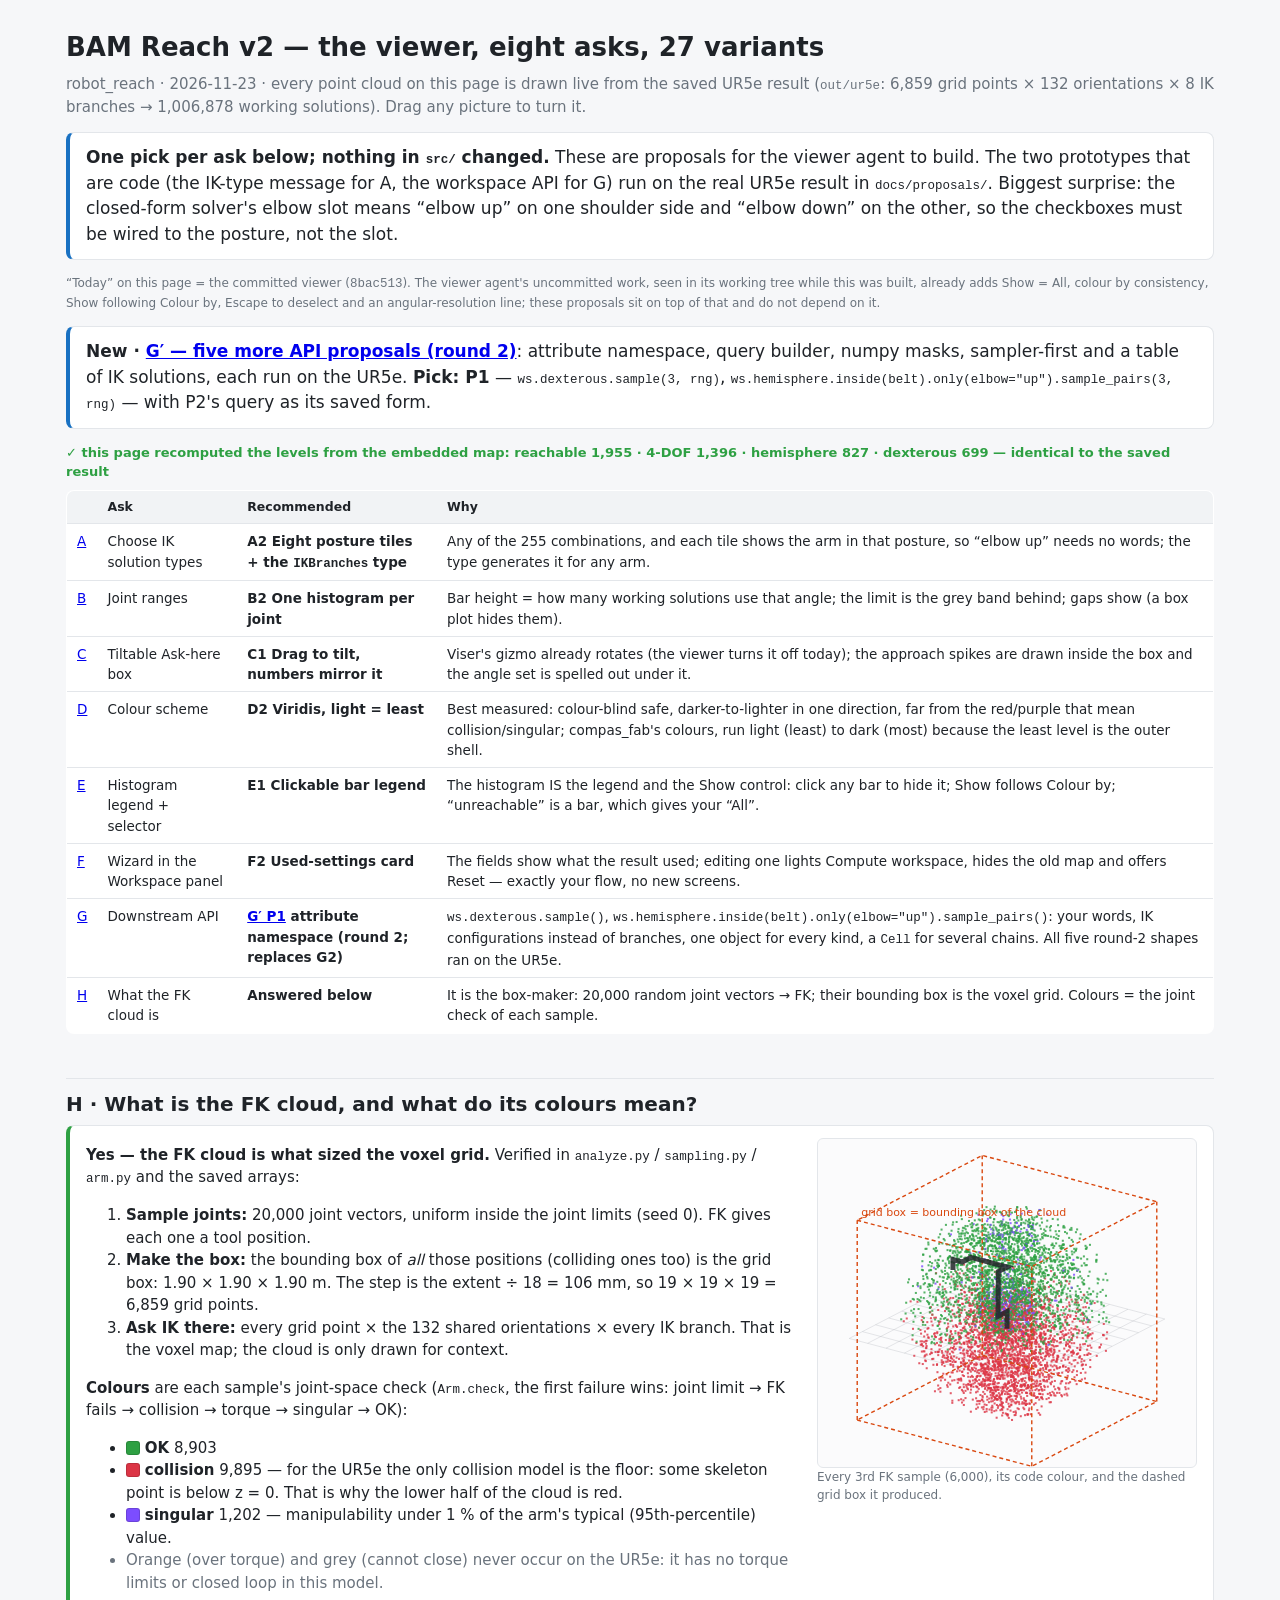
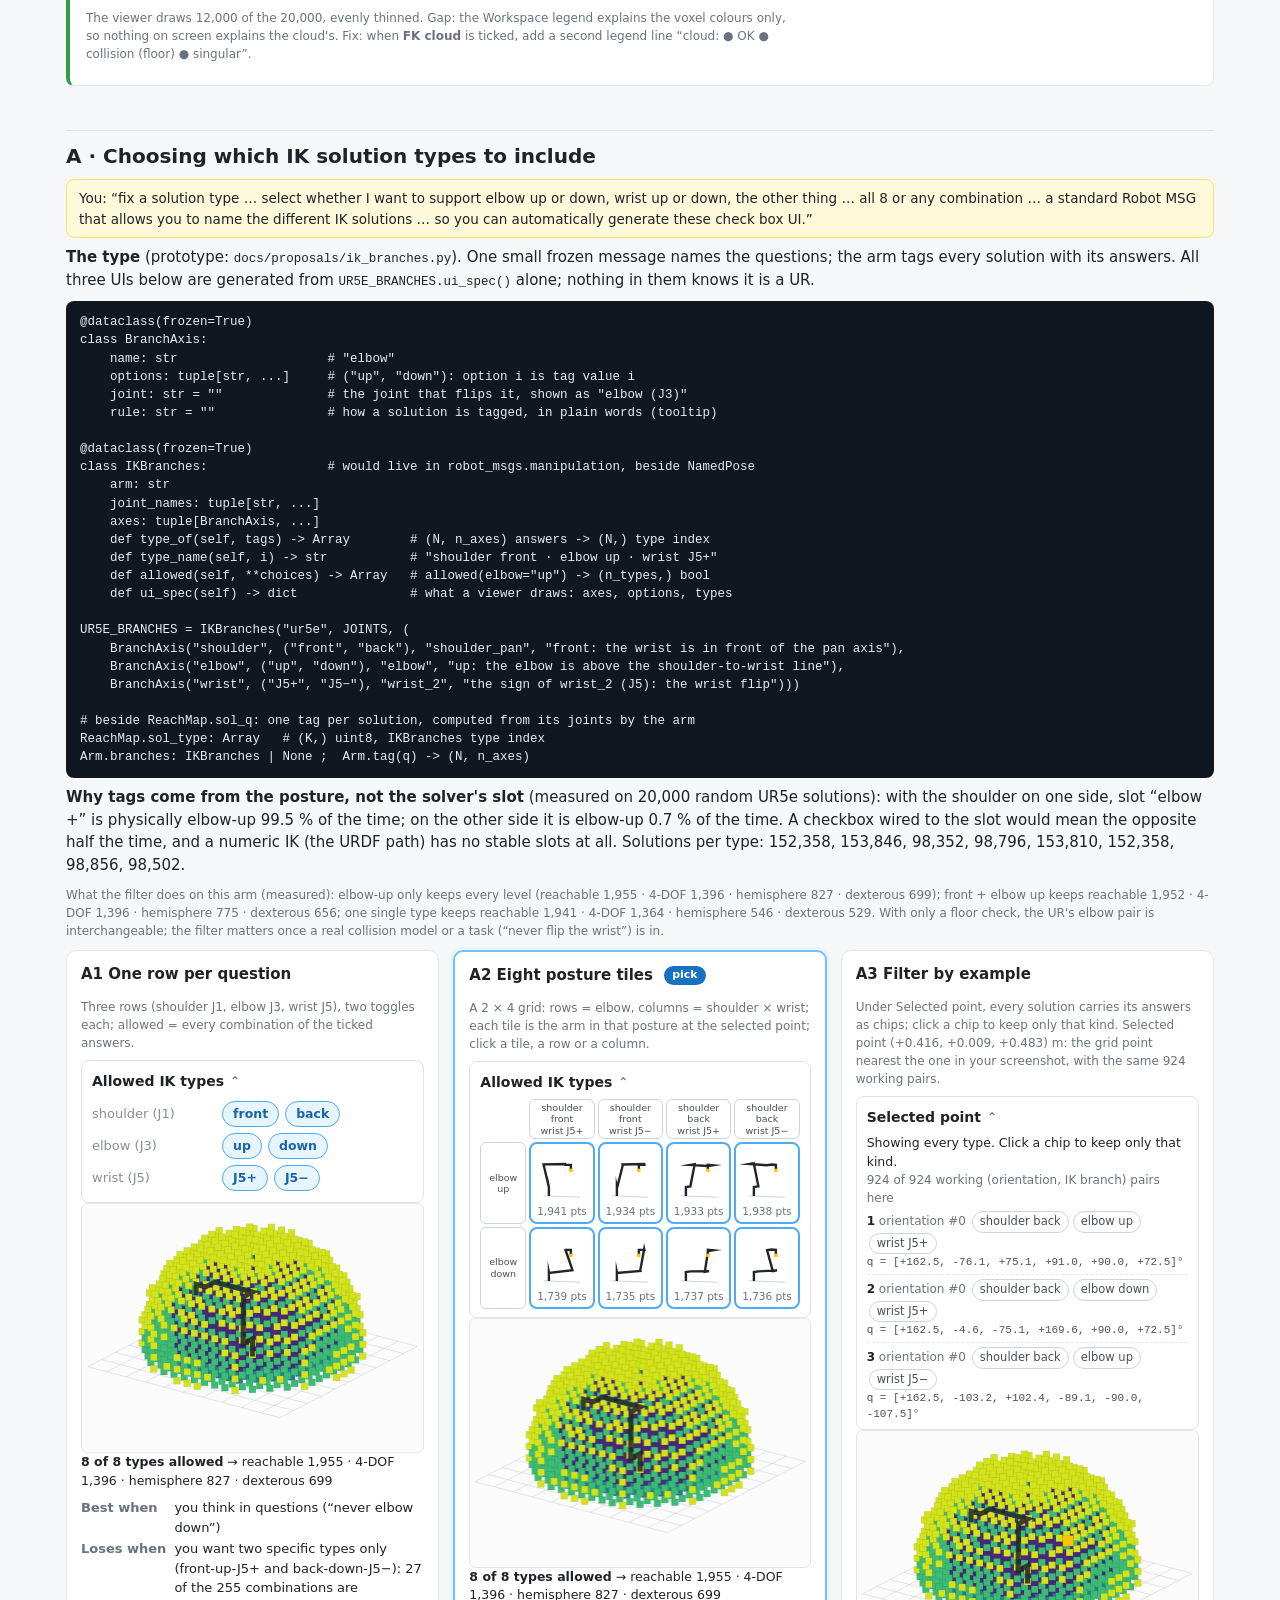
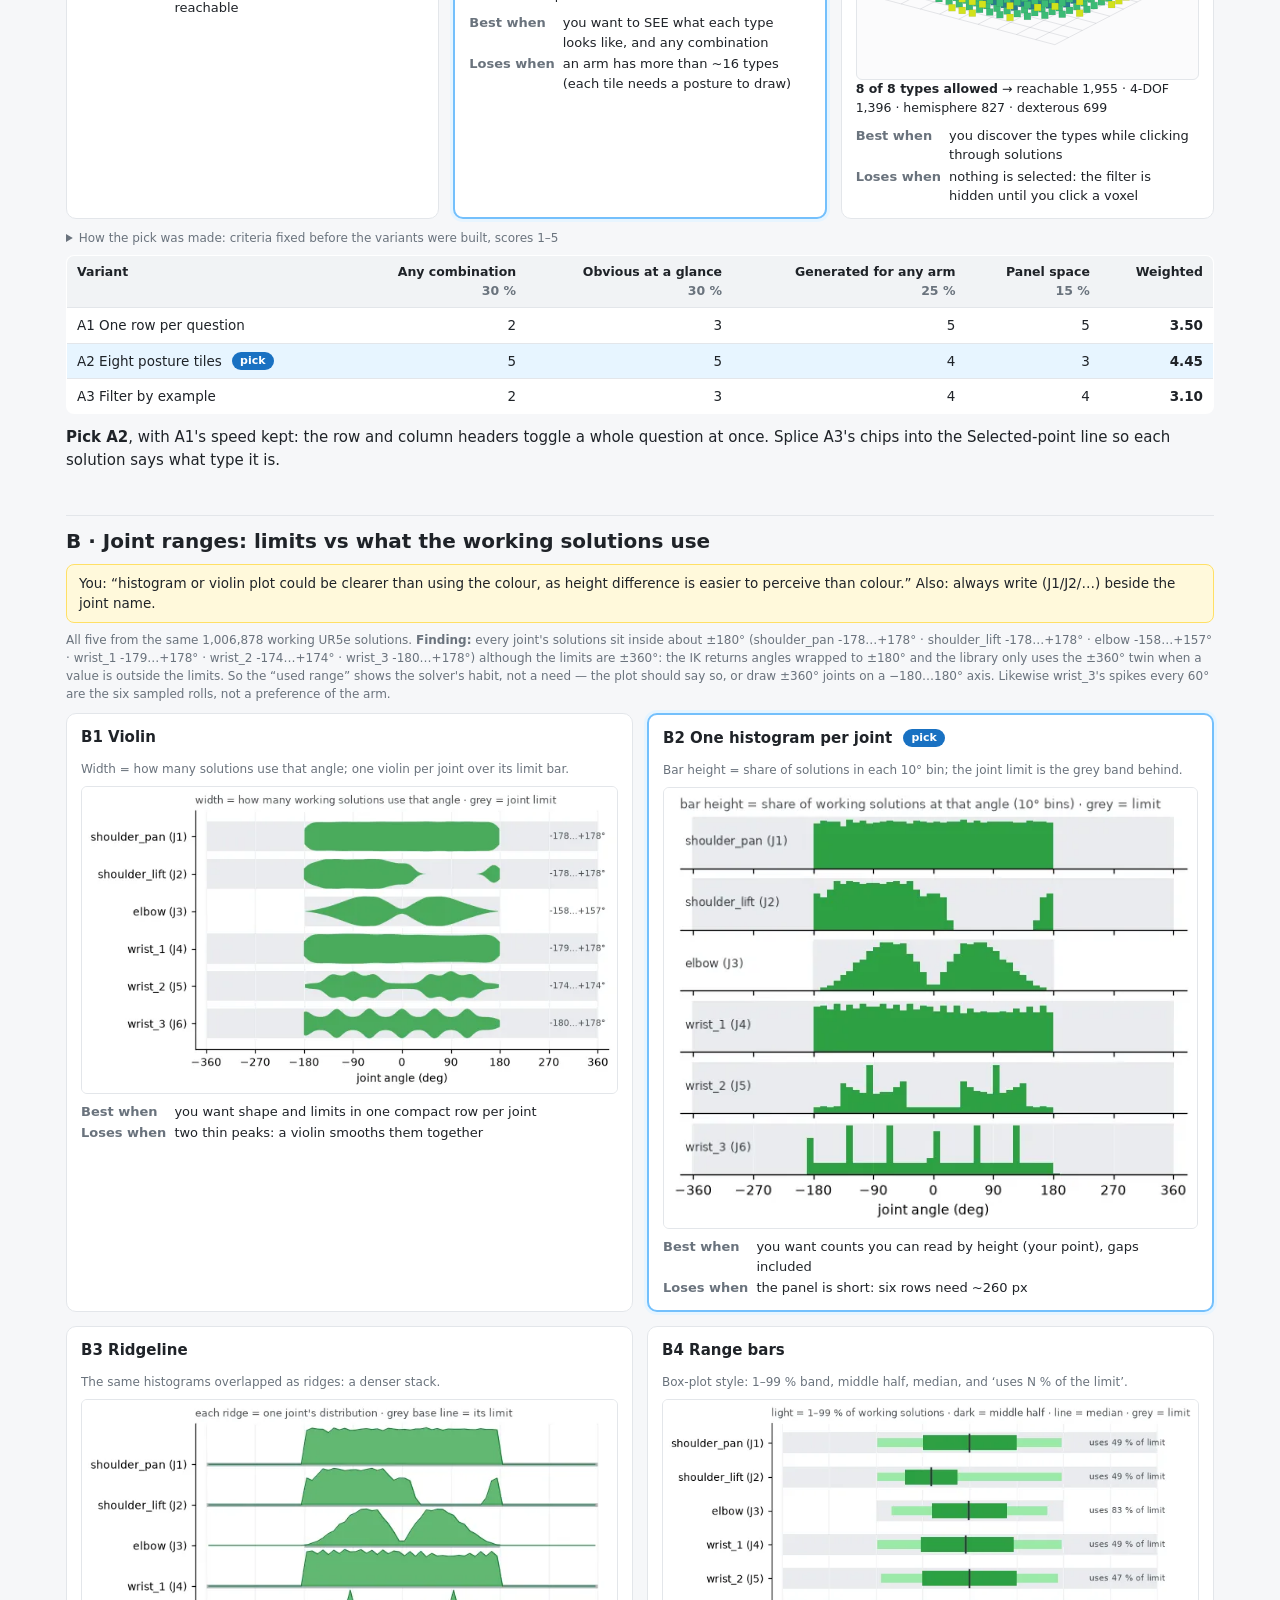
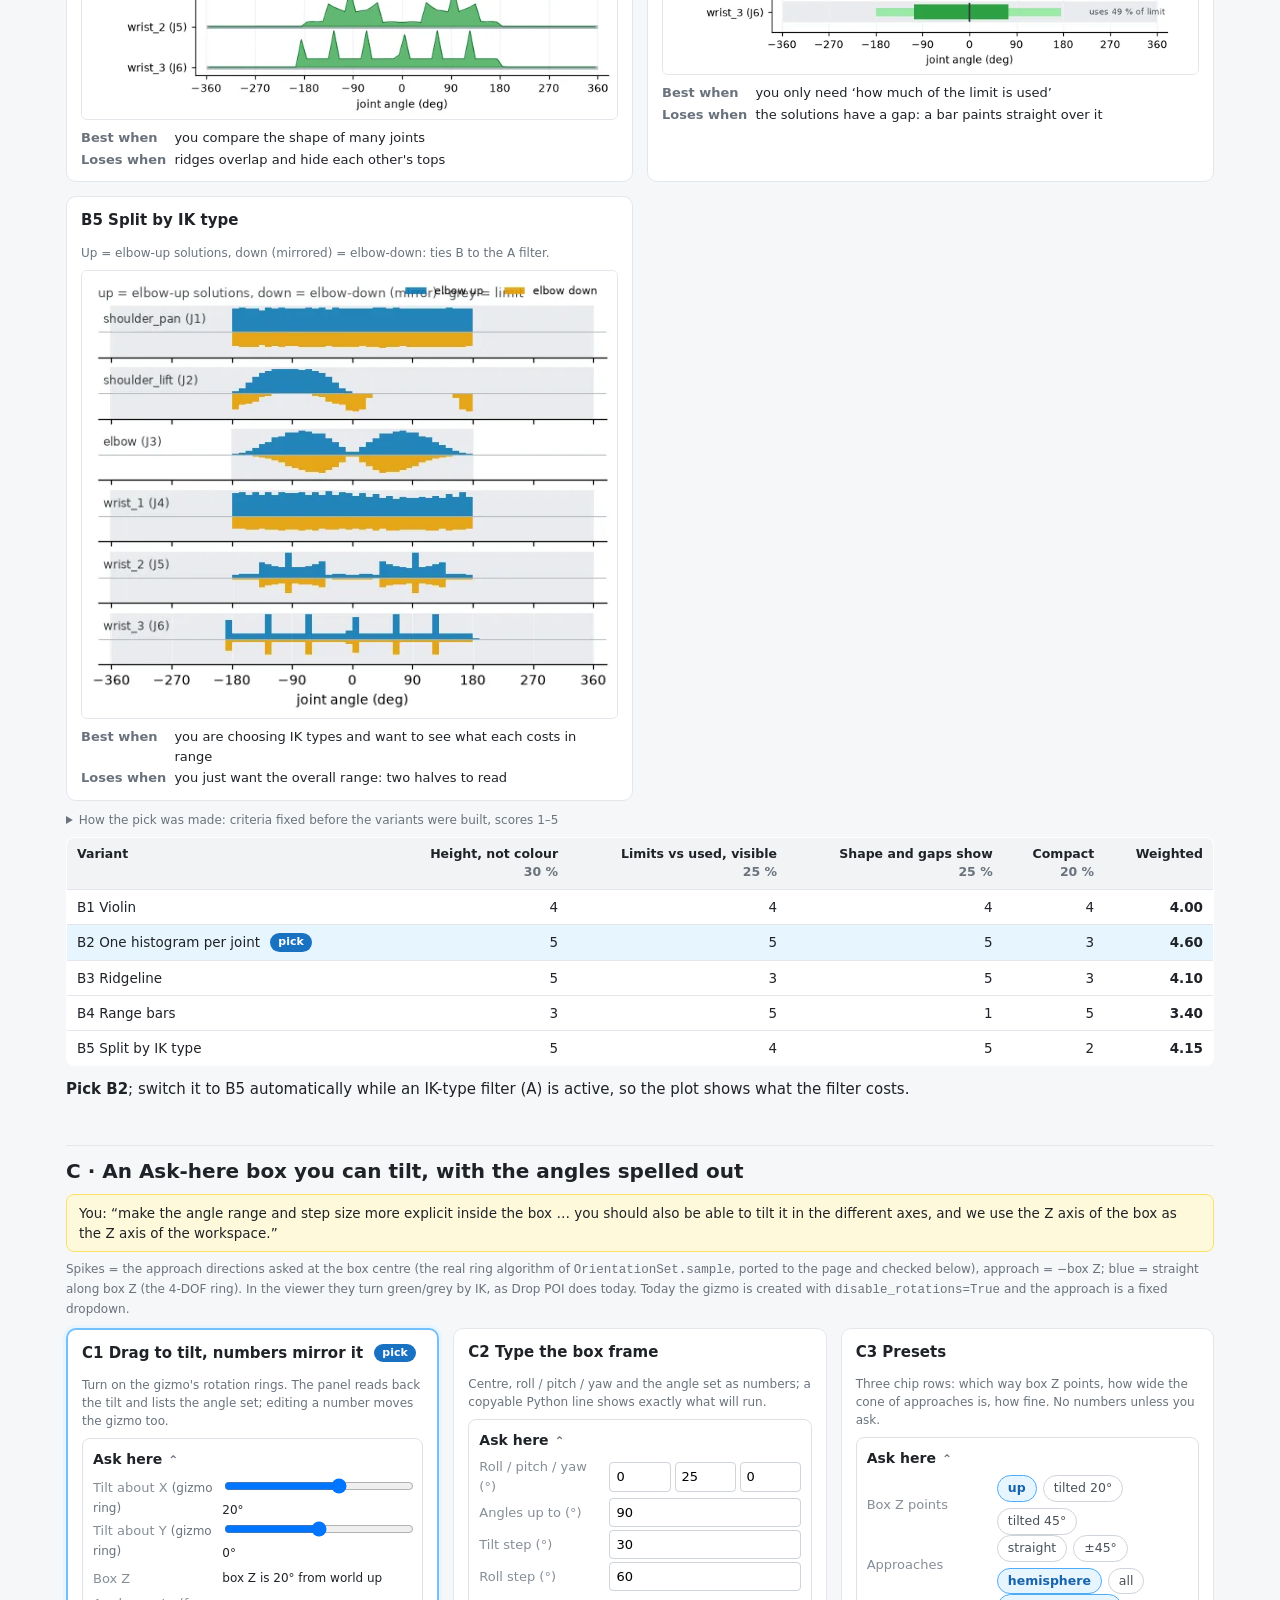
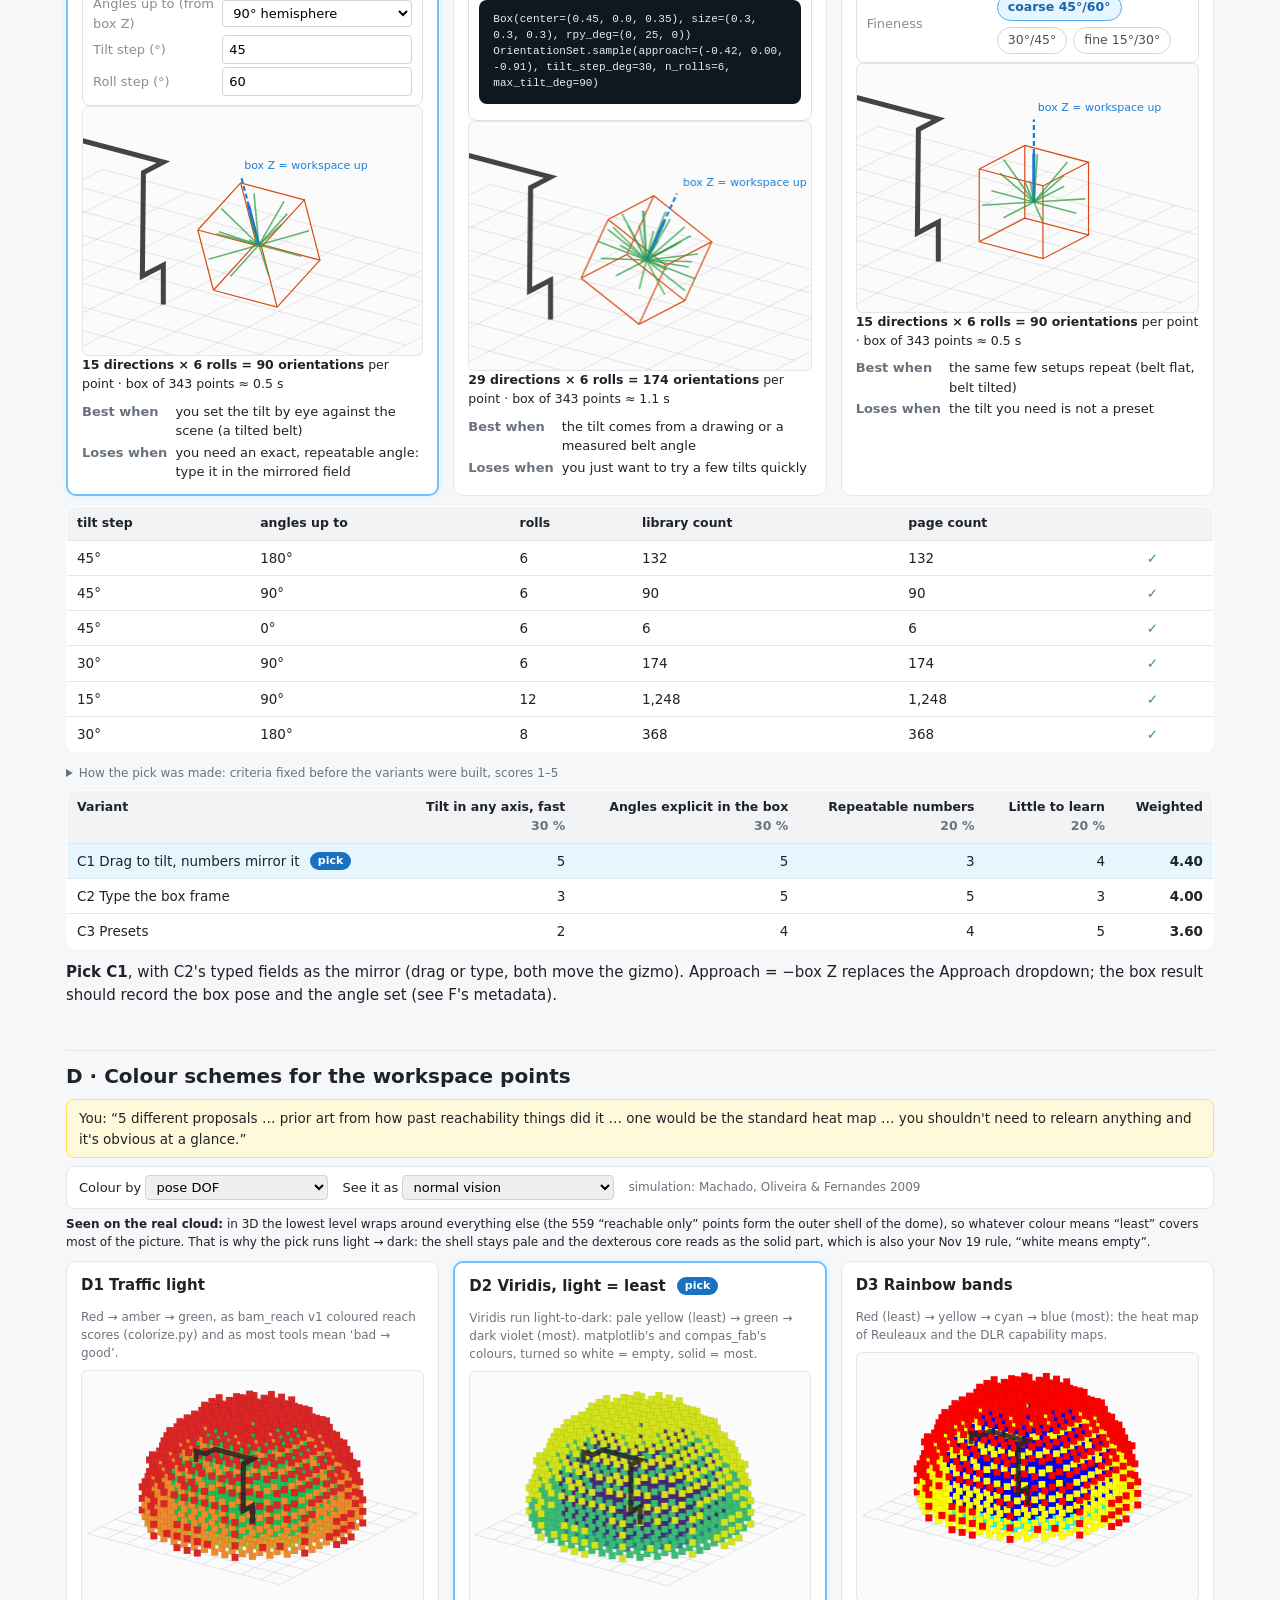
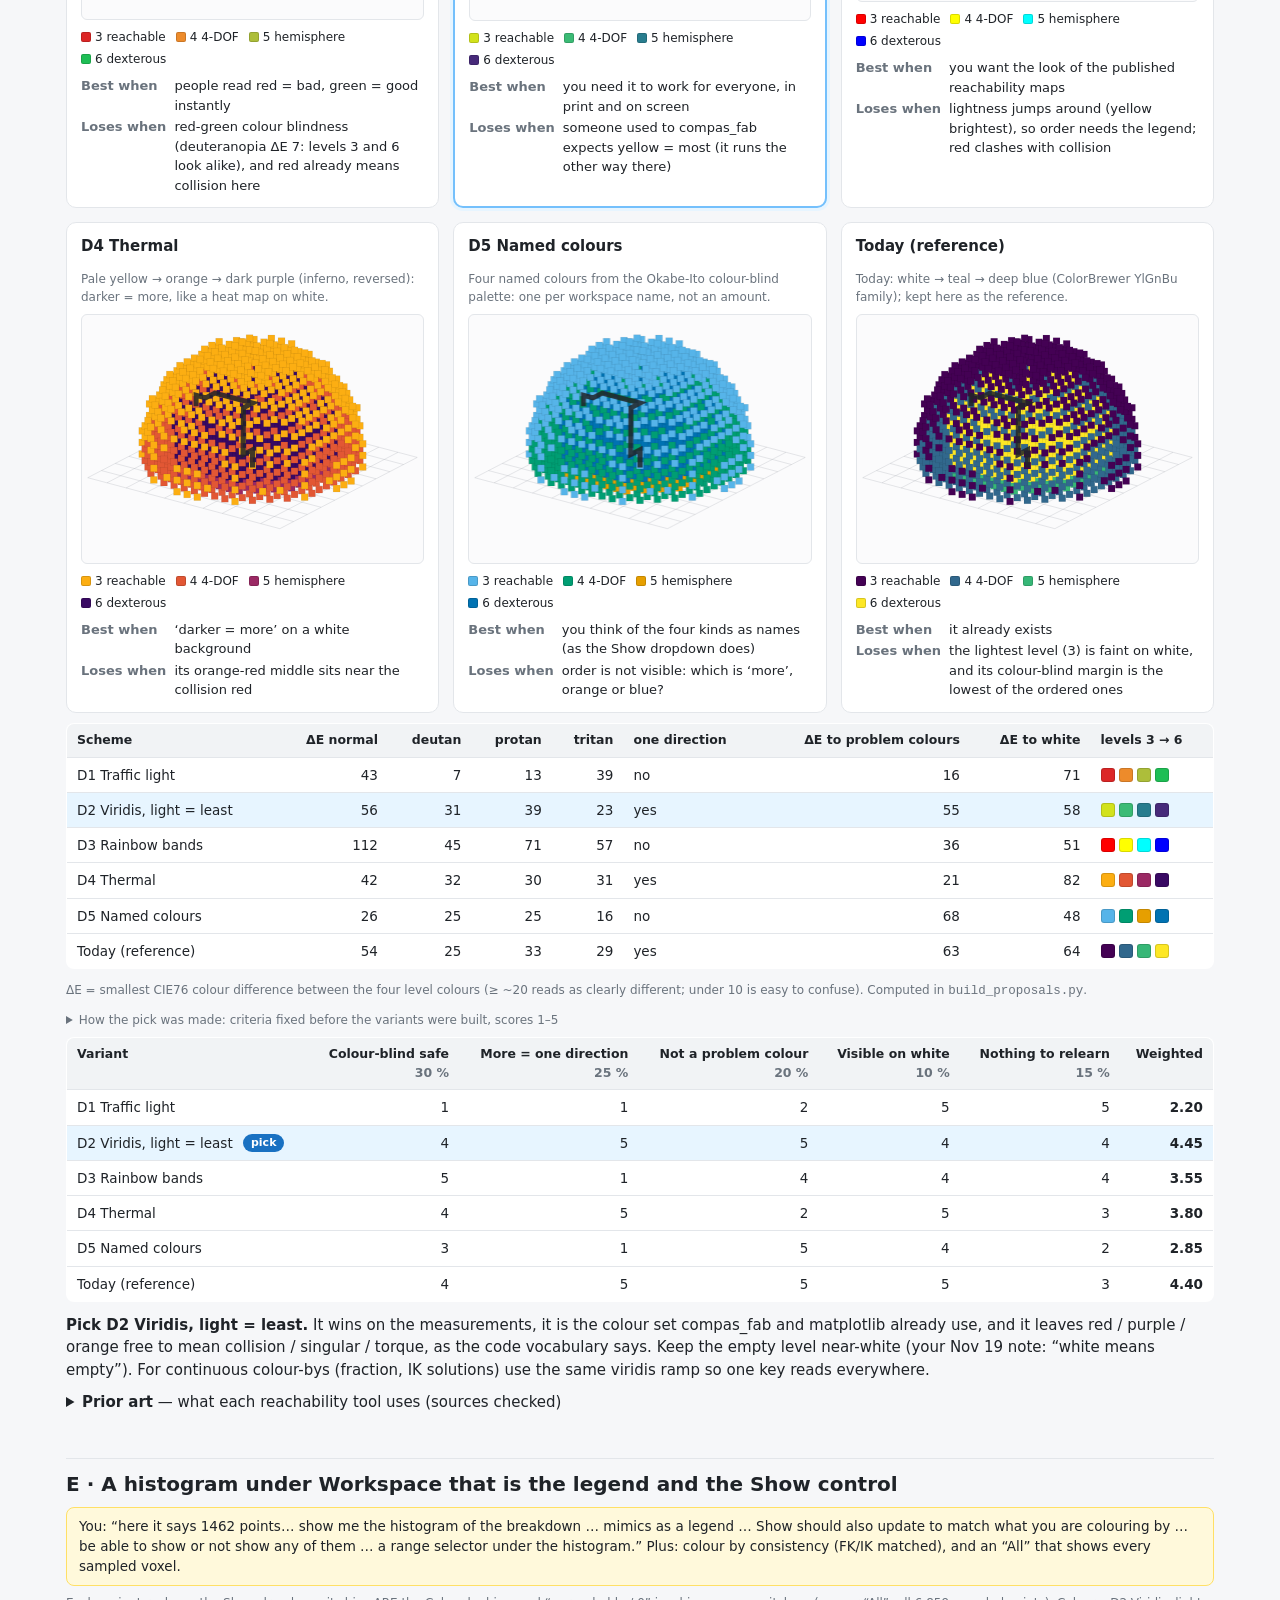
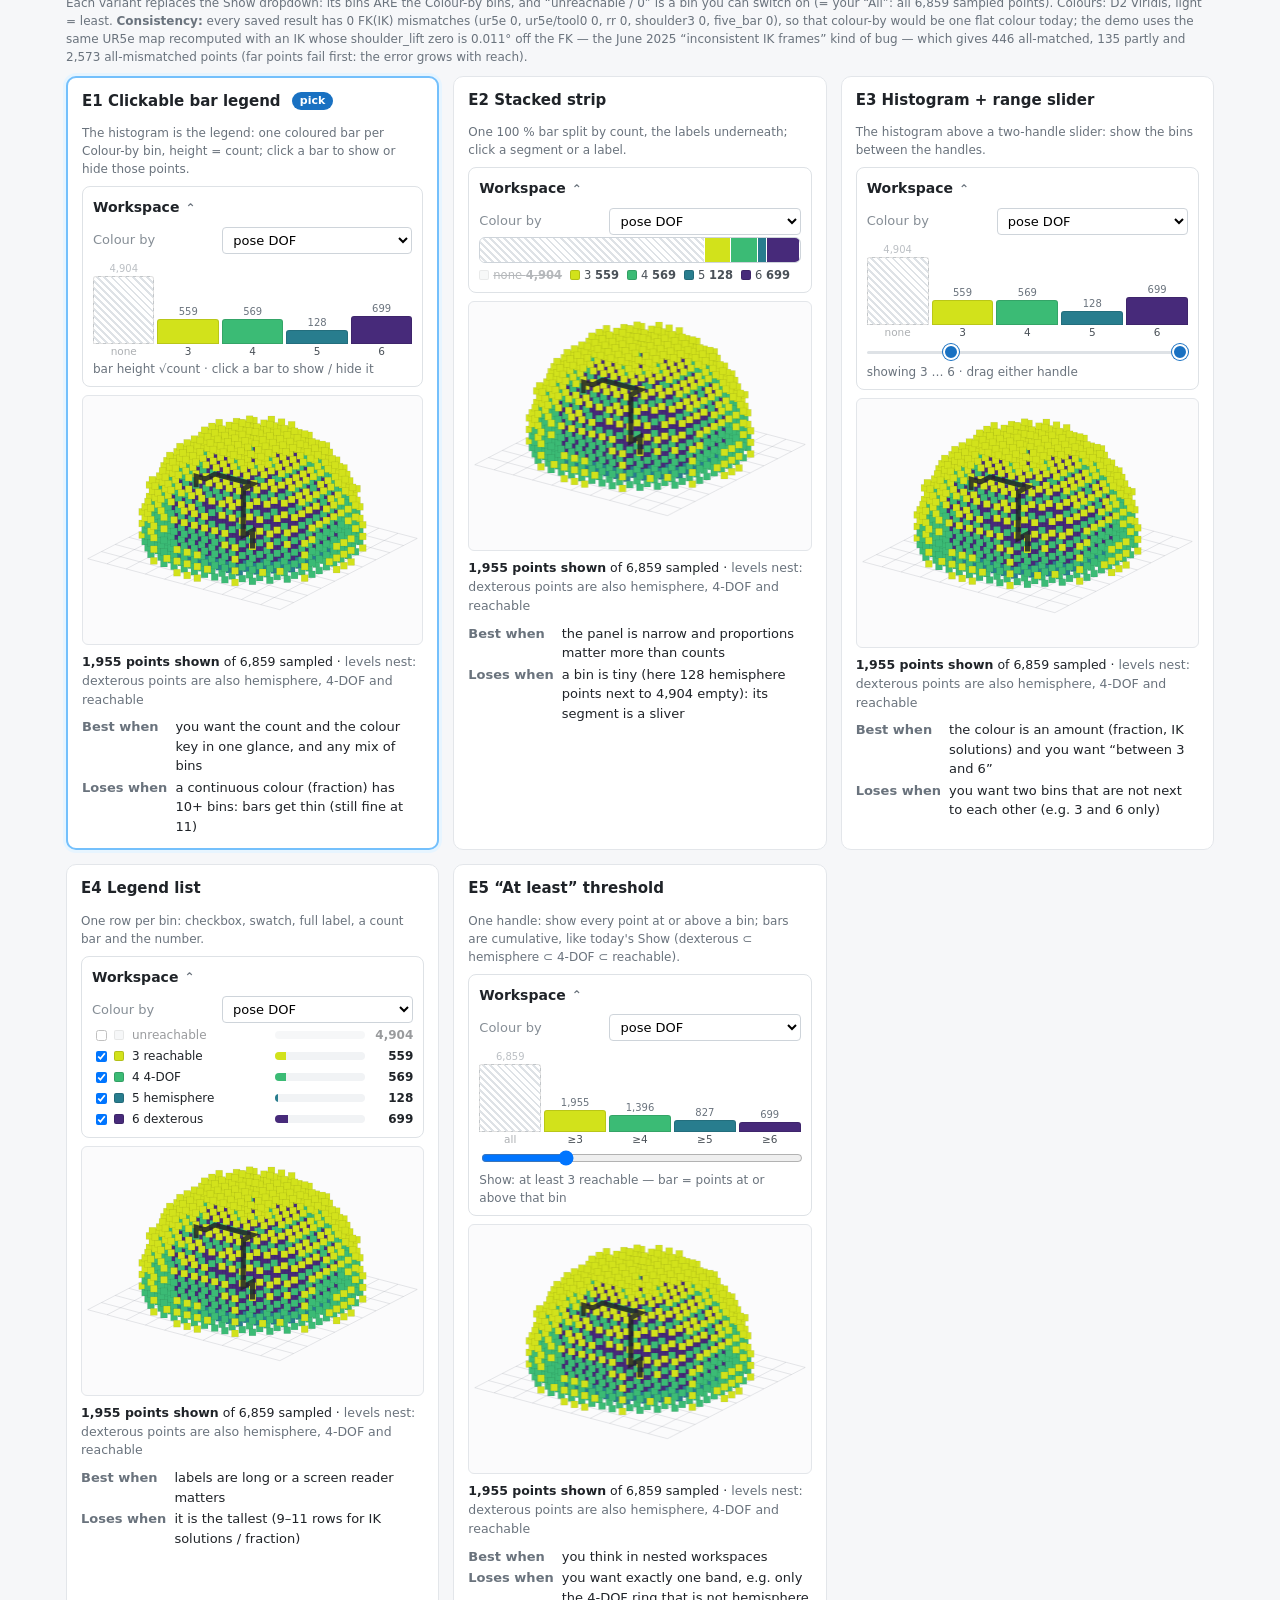
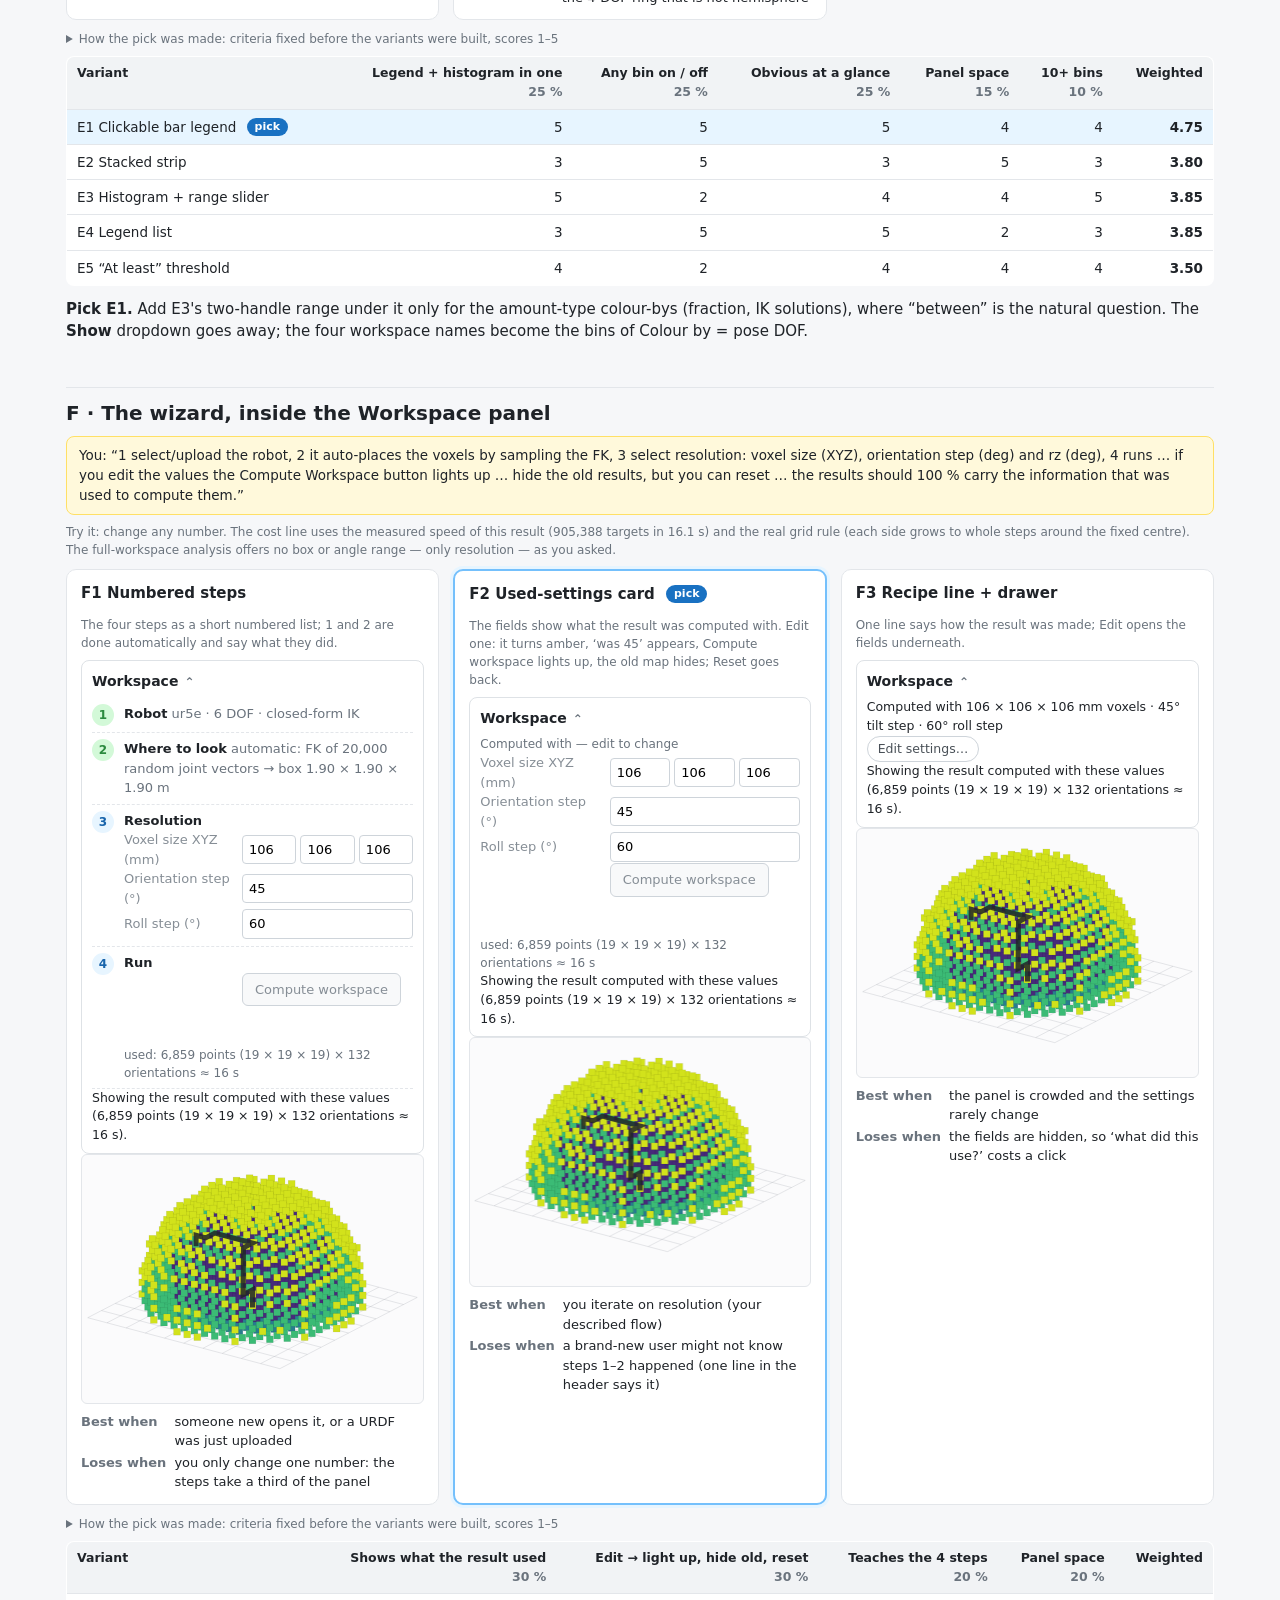
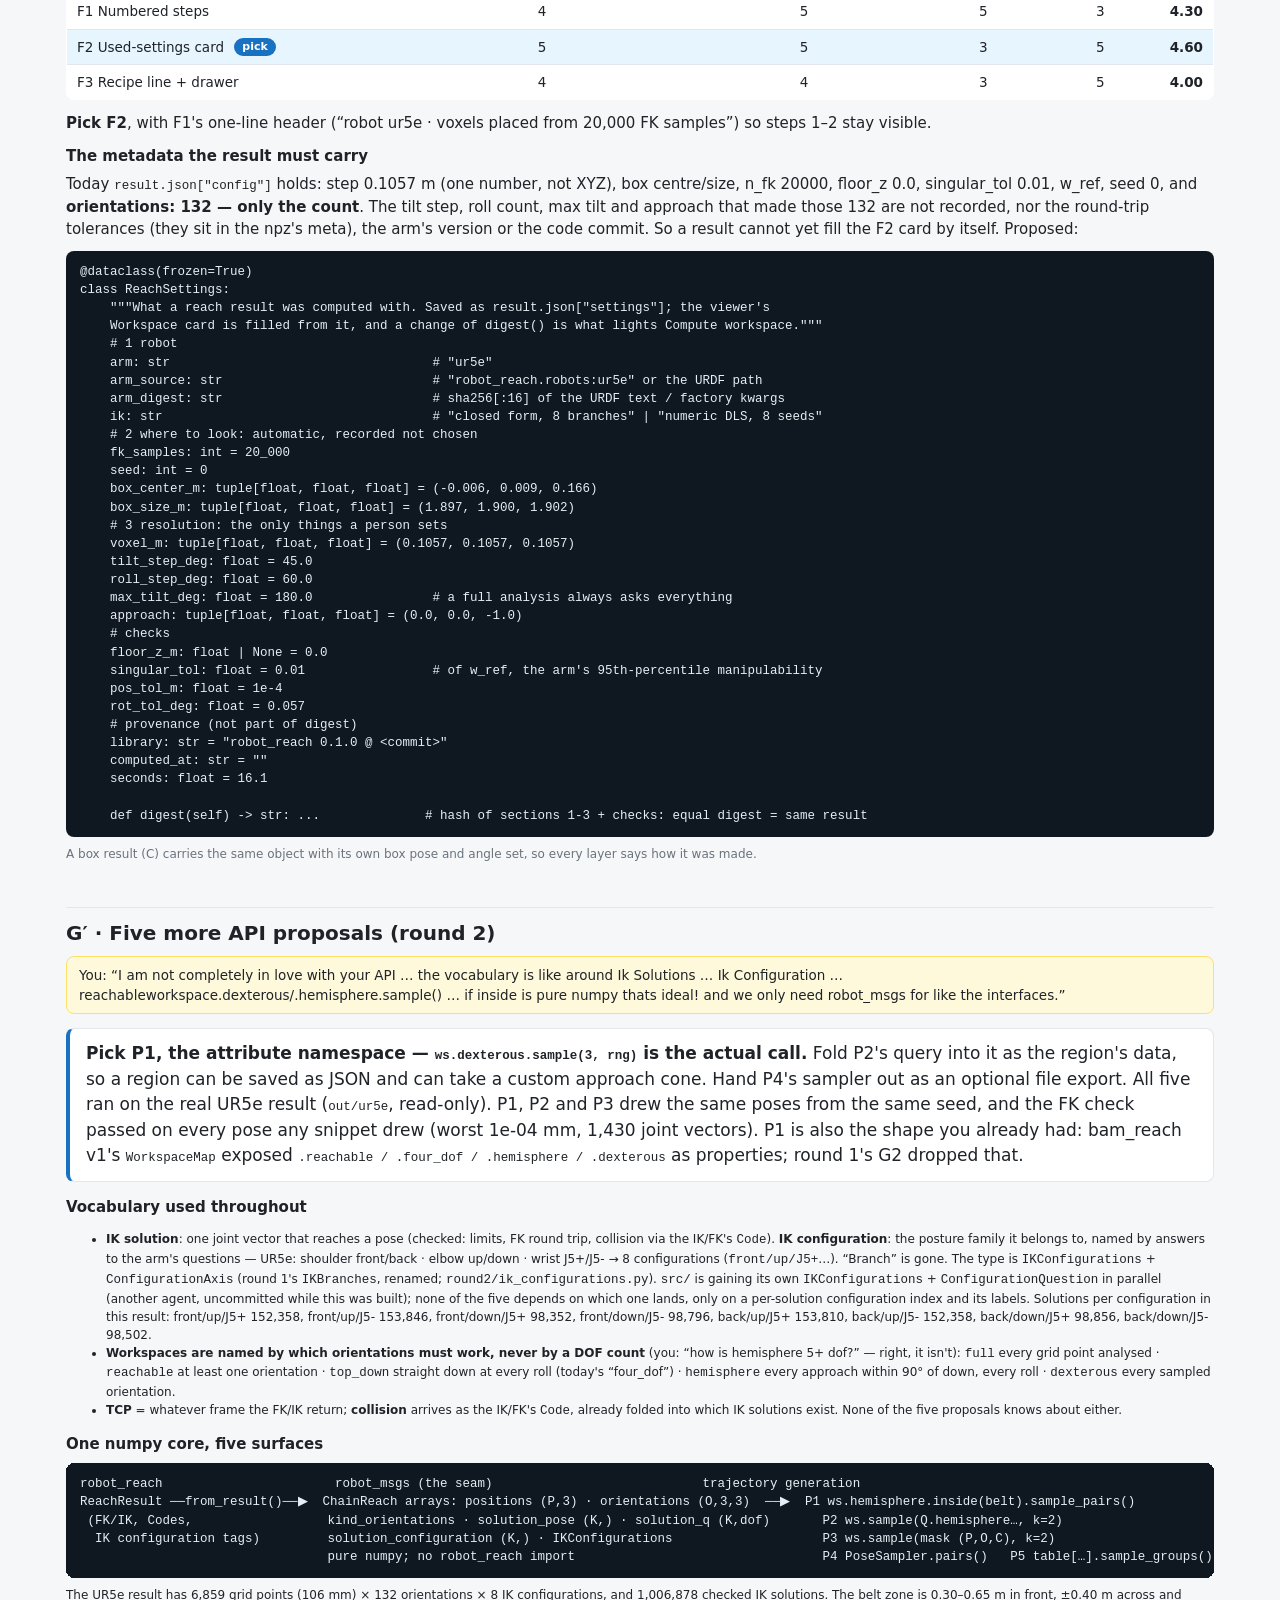
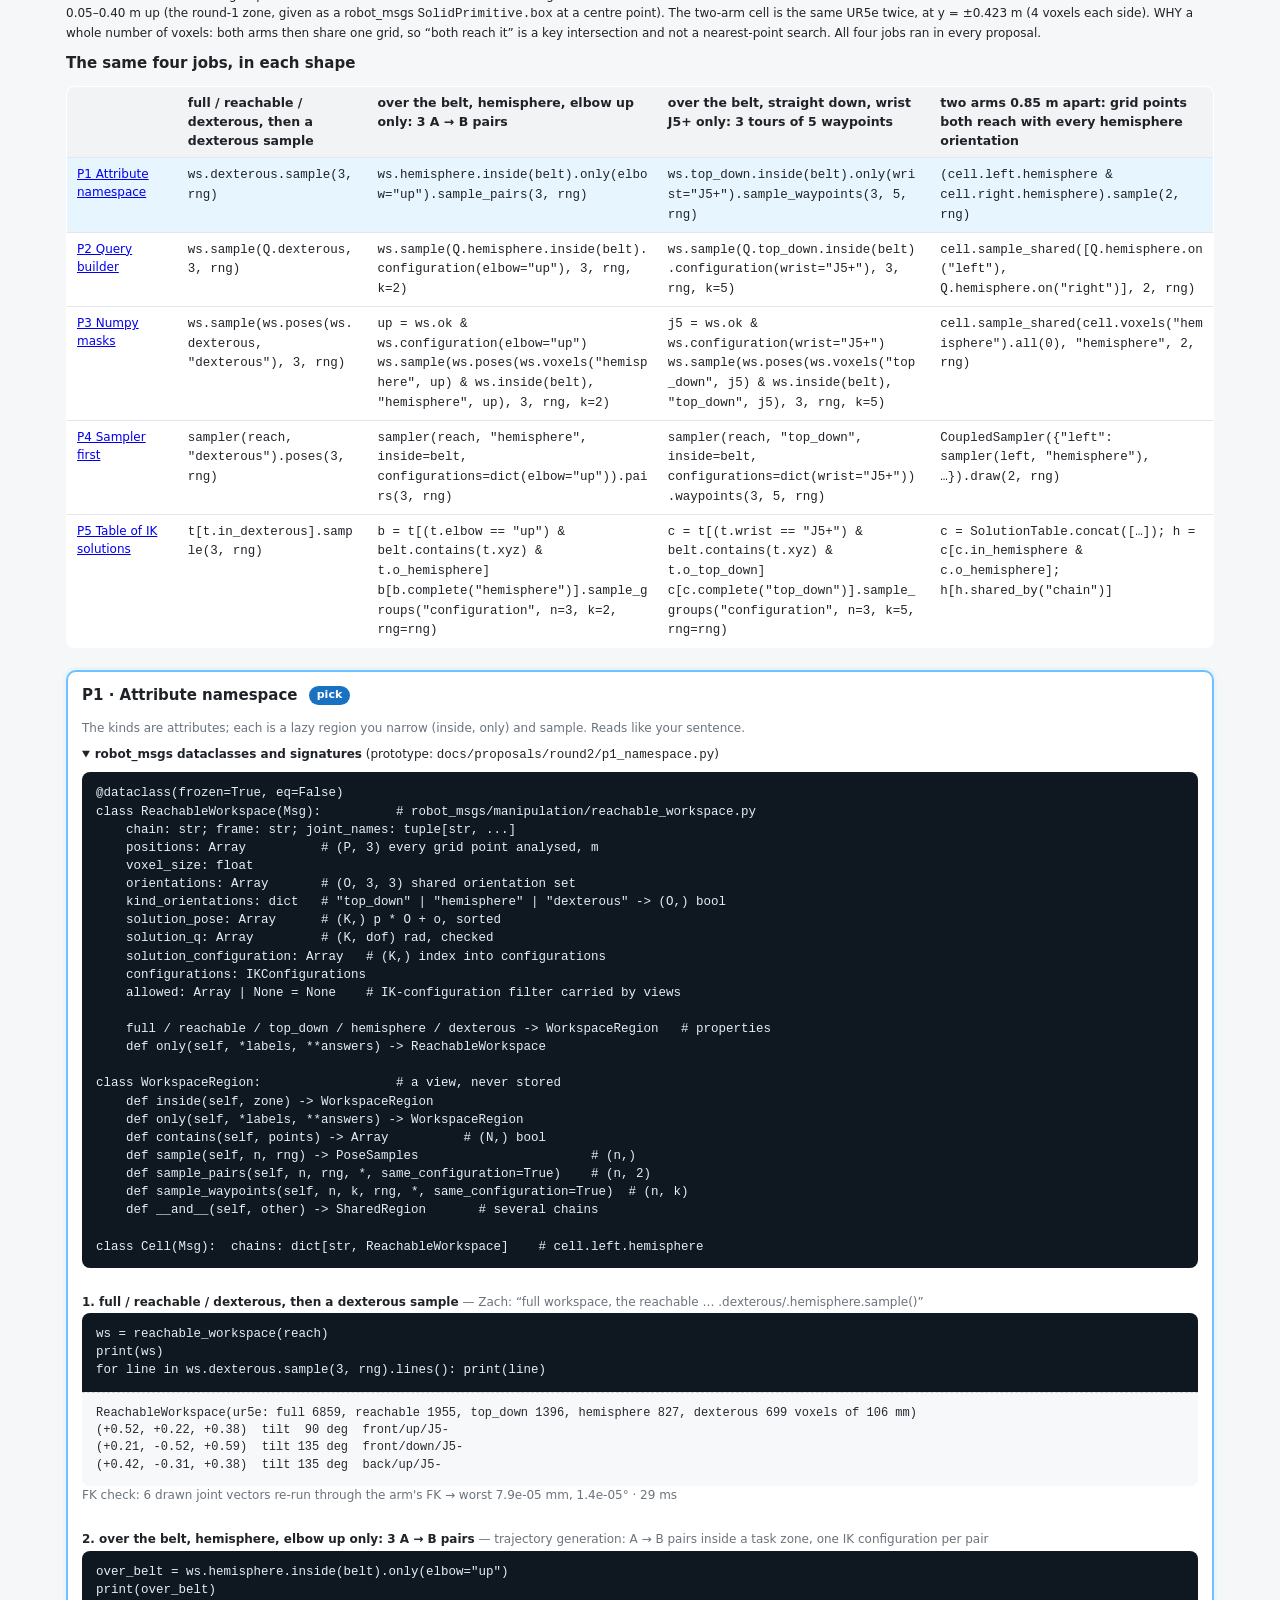
<file: reports/reach-proposals-2026-11-23.html>
<!doctype html><html lang="en"><head><meta charset="utf-8"><meta name="viewport" content="width=device-width, initial-scale=1">
<title>Reach Viewer Proposals</title><style>:root {
  --bg: #f6f7f9; --card: #fff; --ink: #1f2328; --muted: #6a737d; --line: #e3e6ea; --accent: #1971c2;
  --ok: #2ea043; --warn: #f59f00; --bad: #d6336c; --pick: #e7f5ff; --pickline: #74c0fc;
}
* { box-sizing: border-box; }
body { margin: 0; background: var(--bg); color: var(--ink); font: 15px/1.5 Inter, system-ui, -apple-system, "Segoe UI", sans-serif; }
main { max-width: 1180px; margin: 0 auto; padding: 28px 16px 80px; }
h1 { font-size: 26px; margin: 0 0 6px; }
h2 { font-size: 20px; margin: 44px 0 6px; padding-top: 10px; border-top: 1px solid var(--line); }
h3 { font-size: 15px; margin: 0 0 4px; }
p { margin: 6px 0 10px; }
code, pre, .q, .py { font-family: "JetBrains Mono", ui-monospace, Menlo, monospace; font-size: 12.5px; }
pre { background: #0f1720; color: #e6edf3; padding: 12px 14px; border-radius: 8px; overflow-x: auto; line-height: 1.45; margin: 8px 0; }
.muted { color: var(--muted); }
.small { font-size: 12px; }
.verdict { font-size: 17px; background: var(--card); border: 1px solid var(--line); border-left: 4px solid var(--accent); padding: 12px 16px; border-radius: 8px; margin: 14px 0; }
table { border-collapse: collapse; width: 100%; background: var(--card); border: 1px solid var(--line); border-radius: 8px; overflow: hidden; margin: 8px 0 12px; font-size: 13.5px; }
th, td { text-align: left; padding: 7px 10px; border-bottom: 1px solid var(--line); vertical-align: top; }
th { background: #f1f3f5; font-weight: 600; font-size: 12.5px; }
tr.pick td { background: var(--pick); }
td.num, th.num { text-align: right; font-variant-numeric: tabular-nums; }
#c-check td, .ccheck th { text-align: left; }
.pass { color: var(--ok); font-weight: 600; }
.fail { color: #c92a2a; font-weight: 600; }
.selfcheck { font-size: 13px; margin: 6px 0; }
.ask { background: #fff9db; border: 1px solid #ffe066; border-radius: 8px; padding: 8px 12px; font-size: 13.5px; margin: 8px 0; }
.answer { background: var(--card); border: 1px solid var(--line); border-left: 4px solid var(--ok); border-radius: 8px; padding: 12px 16px; display: grid; grid-template-columns: minmax(0, 1fr) 380px; gap: 16px; align-items: start; }
.grid { display: grid; gap: 14px; grid-template-columns: repeat(auto-fill, minmax(340px, 1fr)); margin: 10px 0; }
.grid.two { grid-template-columns: repeat(auto-fill, minmax(480px, 1fr)); }
.card { background: var(--card); border: 1px solid var(--line); border-radius: 10px; padding: 12px 14px; display: flex; flex-direction: column; gap: 8px; min-width: 0; }
.card.picked { border: 2px solid var(--pickline); box-shadow: 0 0 0 3px var(--pick); }
.badge { display: inline-block; font-size: 11px; font-weight: 700; background: var(--accent); color: #fff; border-radius: 10px; padding: 1px 8px; margin-left: 6px; vertical-align: 2px; }
.trade { font-size: 13px; display: grid; grid-template-columns: auto 1fr; gap: 2px 8px; }
.trade b { color: var(--muted); font-weight: 600; }
canvas { width: 100%; height: 250px; display: block; background: #fbfbfc; border: 1px solid var(--line); border-radius: 6px; touch-action: none; cursor: grab; }
canvas.glyph { width: 64px; height: 58px; border: 0; background: transparent; cursor: pointer; }
img.plot { width: 100%; border: 1px solid var(--line); border-radius: 6px; background: #fff; }
.readout { font-size: 12.5px; color: var(--ink); }
.fatal { background: #ffe3e3; padding: 10px; }

/* a viser-like side panel */
.vpanel { border: 1px solid #dee2e6; border-radius: 8px; padding: 8px 10px; font-size: 13px; background: #fff; }
.vfold { font-weight: 600; font-size: 14px; margin: 2px 0 6px; display: flex; align-items: center; gap: 6px; }
.vfold::after { content: "⌃"; color: var(--muted); font-size: 12px; }
.vrow { display: grid; grid-template-columns: 38% minmax(0, 1fr); align-items: center; gap: 8px; min-height: 32px; }
.vrow > label, .vrow > .lab { color: #868e96; }
.vrow input[type=number], .vrow select, .vrow input[type=text], .evar select { width: 100%; border: 1px solid #ced4da; border-radius: 4px; padding: 4px 6px; font: inherit; background: #fff; }
.vrow input[type=range] { width: 100%; }
.vrow .trio { display: grid; grid-template-columns: repeat(3, 1fr); gap: 4px; }
input.changed { border-color: #f08c00 !important; background: #fff9db !important; }
.pills { display: flex; gap: 6px; flex-wrap: wrap; }
.pill, .chip, .hdr, .preset { border: 1px solid #ced4da; background: #fff; border-radius: 14px; padding: 3px 10px; font: inherit; font-size: 12.5px; cursor: pointer; color: #495057; }
.pill.on, .chip.on, .preset.on { background: #e7f5ff; border-color: #4dabf7; color: #1864ab; font-weight: 600; }
.chip { padding: 1px 7px; font-size: 11.5px; margin: 0 2px; }
.btn { border: 1px solid #ced4da; background: #f8f9fa; border-radius: 6px; padding: 6px 12px; font: inherit; font-size: 13px; cursor: pointer; color: #868e96; }
.btn.lit { background: var(--accent); color: #fff; border-color: var(--accent); box-shadow: 0 0 0 3px #d0ebff; font-weight: 600; }
.btn:disabled { cursor: default; }
.btn.reset { color: #495057; background: #fff; }
.status { font-size: 12.5px; }
.cost { font-size: 12px; color: var(--muted); }

/* A2 tiles */
.tiles { display: grid; grid-template-columns: 46px repeat(4, minmax(0, 1fr)); gap: 3px; align-items: stretch; }
.tile { border: 2px solid #dee2e6; border-radius: 8px; background: #f8f9fa; padding: 2px; cursor: pointer; display: flex; flex-direction: column; align-items: center; opacity: 0.45; font: inherit; }
.tile.on { opacity: 1; border-color: #4dabf7; background: #fff; }
.tile small { font-size: 10.5px; color: var(--muted); }
.hdr { border-radius: 6px; font-size: 9.5px; padding: 2px 2px; line-height: 1.2; overflow-wrap: anywhere; }
.hdr.side { writing-mode: horizontal-tb; }
.sols { font-size: 12px; max-height: 250px; overflow: auto; }
.solrow { padding: 4px 0; border-bottom: 1px dashed var(--line); }
.solrow .q { color: #495057; font-size: 11px; }
.req { font-size: 12.5px; }

/* E controls */
.bars { display: flex; align-items: flex-end; gap: 3px; height: 104px; padding-top: 4px; }
.bar { flex: 1; display: flex; flex-direction: column; align-items: center; justify-content: flex-end; border: 0; background: none; padding: 0; cursor: pointer; font: inherit; min-width: 0; }
.bar .col { width: 100%; border-radius: 3px 3px 0 0; border: 1px solid rgba(0,0,0,0.12); }
.bar .n { font-size: 10px; color: var(--muted); }
.bar .lab { font-size: 10.5px; color: #495057; }
.bar.off .col { background: repeating-linear-gradient(45deg, #fff, #fff 3px, #dee2e6 3px, #dee2e6 5px) !important; }
.bar.off .lab, .bar.off .n { opacity: 0.45; }
.strip { display: flex; height: 26px; border-radius: 6px; overflow: hidden; border: 1px solid #ced4da; }
.seg { border: 0; border-right: 1px solid #fff; cursor: pointer; padding: 0; }
.seg.off { background: repeating-linear-gradient(45deg, #fff, #fff 3px, #dee2e6 3px, #dee2e6 5px) !important; }
.striplabs { display: flex; flex-wrap: wrap; gap: 4px 8px; font-size: 11.5px; margin-top: 4px; }
.slab { border: 0; background: none; cursor: pointer; font: inherit; padding: 0; color: #495057; }
.slab.off { opacity: 0.4; text-decoration: line-through; }
.slab i, .lrow i, .legend i { display: inline-block; width: 10px; height: 10px; border-radius: 2px; margin-right: 4px; vertical-align: -1px; border: 1px solid rgba(0,0,0,0.15); }
.dualwrap { position: relative; height: 22px; }
.dualwrap input { position: absolute; left: 0; right: 0; width: 100%; pointer-events: none; background: none; -webkit-appearance: none; appearance: none; height: 22px; margin: 0; }
.dualwrap input::-webkit-slider-thumb { pointer-events: auto; -webkit-appearance: none; width: 16px; height: 16px; border-radius: 50%; background: var(--accent); border: 2px solid #fff; box-shadow: 0 0 0 1px var(--accent); cursor: pointer; }
.dualwrap::before { content: ""; position: absolute; left: 0; right: 0; top: 10px; height: 3px; background: #dee2e6; border-radius: 2px; }
input.single { width: 100%; }
.lrows { display: flex; flex-direction: column; gap: 2px; font-size: 12px; }
.lrow { display: grid; grid-template-columns: 18px 14px minmax(0, 1fr) 90px 44px; align-items: center; gap: 4px; cursor: pointer; }
.lrow.off { opacity: 0.45; }
.lrow b { text-align: right; font-variant-numeric: tabular-nums; }
.lbar { height: 8px; background: #f1f3f5; border-radius: 4px; overflow: hidden; }
.lbar span { display: block; height: 100%; }
.legend { font-size: 12px; display: flex; flex-wrap: wrap; gap: 4px 10px; }
.rampbar { display: inline-block; width: 140px; height: 10px; border-radius: 3px; border: 1px solid rgba(0,0,0,0.15); vertical-align: -1px; }
.sw { display: inline-block; width: 14px; height: 14px; border-radius: 3px; border: 1px solid rgba(0,0,0,0.15); vertical-align: -2px; }
.controls { display: flex; gap: 14px; flex-wrap: wrap; align-items: center; font-size: 13px; background: var(--card); border: 1px solid var(--line); border-radius: 8px; padding: 8px 12px; }
.controls select { border: 1px solid #ced4da; border-radius: 4px; padding: 3px 6px; font: inherit; }
.drawer { display: none; border-top: 1px dashed var(--line); margin-top: 6px; padding-top: 6px; }
.drawer.open { display: block; }
.recipe { font-size: 12.5px; }
.steps { counter-reset: s; }
.step { display: grid; grid-template-columns: 24px 1fr; gap: 8px; padding: 6px 0; border-bottom: 1px dashed var(--line); }
.step .dot { width: 22px; height: 22px; border-radius: 50%; background: #e7f5ff; color: #1864ab; display: grid; place-items: center; font-size: 12px; font-weight: 700; }
.step.done .dot { background: #d3f9d8; color: #2b8a3e; }
.toc { font-size: 13.5px; columns: 2; margin: 8px 0; }
@media (max-width: 720px) {
  .answer { grid-template-columns: 1fr; }
  .grid.two, .grid { grid-template-columns: 1fr; }
  .toc { columns: 1; }
  table { display: block; overflow-x: auto; }
}
</style></head><body><main>
<h1>BAM Reach v2 — the viewer, eight asks, 27 variants</h1>
<div class="muted">robot_reach · 2026-11-23 · every point cloud on this page is drawn live from the saved UR5e result
(<code>out/ur5e</code>: 6,859 grid points × 132 orientations × 8 IK branches → 1,006,878 working solutions). Drag any picture to turn it.</div>
<div class="verdict"><b>One pick per ask below; nothing in <code>src/</code> changed.</b> These are proposals for the viewer agent to build.
The two prototypes that are code (the IK-type message for A, the workspace API for G) run on the real UR5e result in <code>docs/proposals/</code>.
Biggest surprise: the closed-form solver's elbow slot means “elbow up” on one shoulder side and “elbow down” on the other, so the checkboxes must be wired to the posture, not the slot.</div>
<p class="muted small">“Today” on this page = the committed viewer (<code>8bac513</code>). The viewer agent's uncommitted work, seen in its working tree while this was built, already adds Show = All, colour by consistency, Show following Colour by, Escape to deselect and an angular-resolution line; these proposals sit on top of that and do not depend on it.</p>
<div class="verdict"><b>New · <a href="#g2">G′ — five more API proposals (round 2)</a></b>: attribute namespace, query builder, numpy masks, sampler-first and a table of IK solutions, each run on the UR5e. <b>Pick: P1</b> — <code>ws.dexterous.sample(3, rng)</code>, <code>ws.hemisphere.inside(belt).only(elbow="up").sample_pairs(3, rng)</code> — with P2's query as its saved form.</div>
<div class="selfcheck"></div>
<table><tr><th></th><th>Ask</th><th>Recommended</th><th>Why</th></tr><tr><td><a href='#a'>A</a></td><td>Choose IK solution types</td><td><b>A2 Eight posture tiles + the <code>IKBranches</code> type</b></td><td>Any of the 255 combinations, and each tile shows the arm in that posture, so “elbow up” needs no words; the type generates it for any arm.</td></tr><tr><td><a href='#b'>B</a></td><td>Joint ranges</td><td><b>B2 One histogram per joint</b></td><td>Bar height = how many working solutions use that angle; the limit is the grey band behind; gaps show (a box plot hides them).</td></tr><tr><td><a href='#c'>C</a></td><td>Tiltable Ask-here box</td><td><b>C1 Drag to tilt, numbers mirror it</b></td><td>Viser's gizmo already rotates (the viewer turns it off today); the approach spikes are drawn inside the box and the angle set is spelled out under it.</td></tr><tr><td><a href='#d'>D</a></td><td>Colour scheme</td><td><b>D2 Viridis, light = least</b></td><td>Best measured: colour-blind safe, darker-to-lighter in one direction, far from the red/purple that mean collision/singular; compas_fab's colours, run light (least) to dark (most) because the least level is the outer shell.</td></tr><tr><td><a href='#e'>E</a></td><td>Histogram legend + selector</td><td><b>E1 Clickable bar legend</b></td><td>The histogram IS the legend and the Show control: click any bar to hide it; Show follows Colour by; “unreachable” is a bar, which gives your “All”.</td></tr><tr><td><a href='#f'>F</a></td><td>Wizard in the Workspace panel</td><td><b>F2 Used-settings card</b></td><td>The fields show what the result used; editing one lights Compute workspace, hides the old map and offers Reset — exactly your flow, no new screens.</td></tr><tr><td><a href='#g'>G</a></td><td>Downstream API</td><td><b><a href='#g2'>G′ P1</a> attribute namespace (round 2; replaces G2)</b></td><td><code>ws.dexterous.sample()</code>, <code>ws.hemisphere.inside(belt).only(elbow="up").sample_pairs()</code>: your words, IK configurations instead of branches, one object for every kind, a <code>Cell</code> for several chains. All five round-2 shapes ran on the UR5e.</td></tr><tr><td><a href='#h'>H</a></td><td>What the FK cloud is</td><td><b>Answered below</b></td><td>It is the box-maker: 20,000 random joint vectors → FK; their bounding box is the voxel grid. Colours = the joint check of each sample.</td></tr></table>

<h2 id="h">H · What is the FK cloud, and what do its colours mean?</h2>
<div class="answer"><div>
<p><b>Yes — the FK cloud is what sized the voxel grid.</b> Verified in <code>analyze.py</code> / <code>sampling.py</code> / <code>arm.py</code> and the saved arrays:</p>
<ol>
<li><b>Sample joints:</b> 20,000 joint vectors, uniform inside the joint limits (seed 0). FK gives each one a tool position.</li>
<li><b>Make the box:</b> the bounding box of <i>all</i> those positions (colliding ones too) is the grid box: 1.90 × 1.90 × 1.90 m.
The step is the extent ÷ 18 = 106 mm, so 19 × 19 × 19 = 6,859 grid points.</li>
<li><b>Ask IK there:</b> every grid point × the 132 shared orientations × every IK branch. That is the voxel map; the cloud is only drawn for context.</li>
</ol>
<p><b>Colours</b> are each sample's joint-space check (<code>Arm.check</code>, the first failure wins: joint limit → FK fails → collision → torque → singular → OK):</p>
<ul>
<li><span class="sw" style="background:rgb(46,160,67)"></span> <b>OK</b> 8,903</li>
<li><span class="sw" style="background:rgb(220,53,69)"></span> <b>collision</b> 9,895 — for the UR5e the only collision model is the floor: some skeleton point is below z = 0. That is why the lower half of the cloud is red.</li>
<li><span class="sw" style="background:rgb(124,77,255)"></span> <b>singular</b> 1,202 — manipulability under 1 % of the arm's typical (95th-percentile) value.</li>
<li class="muted">Orange (over torque) and grey (cannot close) never occur on the UR5e: it has no torque limits or closed loop in this model.</li>
</ul>
<p class="muted small">The viewer draws 12,000 of the 20,000, evenly thinned. Gap: the Workspace legend explains the voxel colours only, so nothing on screen explains the cloud's. Fix: when <b>FK cloud</b> is ticked, add a second legend line “cloud: ● OK ● collision (floor) ● singular”.</p>
</div><div><canvas id="h-cloud" style="height:330px"></canvas><div class="muted small">Every 3rd FK sample (6,000), its code colour, and the dashed grid box it produced.</div></div></div>

<h2 id="a">A · Choosing which IK solution types to include</h2>
<div class="ask">You: “fix a solution type … select whether I want to support elbow up or down, wrist up or down, the other thing … all 8 or any combination … a standard Robot MSG that allows you to name the different IK solutions … so you can automatically generate these check box UI.”</div>
<p><b>The type</b> (prototype: <code>docs/proposals/ik_branches.py</code>). One small frozen message names the questions; the arm tags every solution with its answers. All three UIs below are generated from <code>UR5E_BRANCHES.ui_spec()</code> alone; nothing in them knows it is a UR.</p>
<pre>@dataclass(frozen=True)
class BranchAxis:
    name: str                    # "elbow"
    options: tuple[str, ...]     # ("up", "down"): option i is tag value i
    joint: str = ""              # the joint that flips it, shown as "elbow (J3)"
    rule: str = ""               # how a solution is tagged, in plain words (tooltip)

@dataclass(frozen=True)
class IKBranches:                # would live in robot_msgs.manipulation, beside NamedPose
    arm: str
    joint_names: tuple[str, ...]
    axes: tuple[BranchAxis, ...]
    def type_of(self, tags) -> Array        # (N, n_axes) answers -> (N,) type index
    def type_name(self, i) -> str           # "shoulder front · elbow up · wrist J5+"
    def allowed(self, **choices) -> Array   # allowed(elbow="up") -> (n_types,) bool
    def ui_spec(self) -> dict               # what a viewer draws: axes, options, types

UR5E_BRANCHES = IKBranches("ur5e", JOINTS, (
    BranchAxis("shoulder", ("front", "back"), "shoulder_pan", "front: the wrist is in front of the pan axis"),
    BranchAxis("elbow", ("up", "down"), "elbow", "up: the elbow is above the shoulder-to-wrist line"),
    BranchAxis("wrist", ("J5+", "J5−"), "wrist_2", "the sign of wrist_2 (J5): the wrist flip")))

# beside ReachMap.sol_q: one tag per solution, computed from its joints by the arm
ReachMap.sol_type: Array   # (K,) uint8, IKBranches type index
Arm.branches: IKBranches | None ;  Arm.tag(q) -> (N, n_axes)</pre>
<p><b>Why tags come from the posture, not the solver's slot</b> (measured on 20,000 random UR5e solutions): with the shoulder on one side, slot “elbow +” is physically elbow-up 99.5 % of the time; on the other side it is elbow-up 0.7 % of the time. A checkbox wired to the slot would mean the opposite half the time, and a numeric IK (the URDF path) has no stable slots at all.
Solutions per type: 152,358, 153,846, 98,352, 98,796, 153,810, 152,358, 98,856, 98,502.</p>
<p class="muted small">What the filter does on this arm (measured): elbow-up only keeps every level (reachable 1,955 · 4-DOF 1,396 · hemisphere 827 · dexterous 699); front + elbow up keeps reachable 1,952 · 4-DOF 1,396 · hemisphere 775 · dexterous 656; one single type keeps reachable 1,941 · 4-DOF 1,364 · hemisphere 546 · dexterous 529. With only a floor check, the UR's elbow pair is interchangeable; the filter matters once a real collision model or a task (“never flip the wrist”) is in.</p>
<div class="grid">
<div class='card '><h3>A1 One row per question</h3><div class='muted small'>Three rows (shoulder J1, elbow J3, wrist J5), two toggles each; allowed = every combination of the ticked answers.</div><div id='a1'><div class='vpanel'><div class='vfold'>Allowed IK types</div></div><canvas></canvas><div class='readout'></div></div><div class='trade'><b>Best when</b><span>you think in questions (“never elbow down”)</span><b>Loses when</b><span>you want two specific types only (front-up-J5+ and back-down-J5−): 27 of the 255 combinations are reachable</span></div></div>
<div class='card picked '><h3>A2 Eight posture tiles <span class=badge>pick</span></h3><div class='muted small'>A 2 × 4 grid: rows = elbow, columns = shoulder × wrist; each tile is the arm in that posture at the selected point; click a tile, a row or a column.</div><div id='a2'><div class='vpanel'><div class='vfold'>Allowed IK types</div><div class='tiles'></div></div><canvas class='cloud'></canvas><div class='readout'></div></div><div class='trade'><b>Best when</b><span>you want to SEE what each type looks like, and any combination</span><b>Loses when</b><span>an arm has more than ~16 types (each tile needs a posture to draw)</span></div></div>
<div class='card '><h3>A3 Filter by example</h3><div class='muted small'>Under Selected point, every solution carries its answers as chips; click a chip to keep only that kind. Selected point (+0.416, +0.009, +0.483) m: the grid point nearest the one in your screenshot, with the same 924 working pairs.</div><div id='a3'><div class='vpanel'><div class='vfold'>Selected point</div><div class='req'></div><div class='sols'></div></div><canvas></canvas><div class='readout'></div></div><div class='trade'><b>Best when</b><span>you discover the types while clicking through solutions</span><b>Loses when</b><span>nothing is selected: the filter is hidden until you click a voxel</span></div></div>
</div>
<details><summary class='muted small'>How the pick was made: criteria fixed before the variants were built, scores 1–5</summary><ul class='small'><li><b>Any combination</b> (30 %): you: &#x27;all 8 or any combination thereof&#x27;</li><li><b>Obvious at a glance</b> (30 %): what &#x27;elbow up&#x27; means is visible, not looked up</li><li><b>Generated for any arm</b> (25 %): the same UI from IKBranches for RR (2 types), shoulder3 (4), five-bar (4), UR (8)</li><li><b>Panel space</b> (15 %): fits the 360 px side panel</li></ul></details><table><tr><th>Variant</th><th class='num' title='you: &#x27;all 8 or any combination thereof&#x27;'>Any combination<br><span class='muted'>30 %</span></th><th class='num' title='what &#x27;elbow up&#x27; means is visible, not looked up'>Obvious at a glance<br><span class='muted'>30 %</span></th><th class='num' title='the same UI from IKBranches for RR (2 types), shoulder3 (4), five-bar (4), UR (8)'>Generated for any arm<br><span class='muted'>25 %</span></th><th class='num' title='fits the 360 px side panel'>Panel space<br><span class='muted'>15 %</span></th><th class='num'>Weighted</th></tr><tr><td>A1 One row per question</td><td class='num'>2</td><td class='num'>3</td><td class='num'>5</td><td class='num'>5</td><td class='num'><b>3.50</b></td></tr><tr class='pick'><td>A2 Eight posture tiles <span class=badge>pick</span></td><td class='num'>5</td><td class='num'>5</td><td class='num'>4</td><td class='num'>3</td><td class='num'><b>4.45</b></td></tr><tr><td>A3 Filter by example</td><td class='num'>2</td><td class='num'>3</td><td class='num'>4</td><td class='num'>4</td><td class='num'><b>3.10</b></td></tr></table>
<p><b>Pick A2</b>, with A1's speed kept: the row and column headers toggle a whole question at once. Splice A3's chips into the Selected-point line so each solution says what type it is.</p>

<h2 id="b">B · Joint ranges: limits vs what the working solutions use</h2>
<div class="ask">You: “histogram or violin plot could be clearer than using the colour, as height difference is easier to perceive than colour.” Also: always write (J1/J2/…) beside the joint name.</div>
<p class="muted small">All five from the same 1,006,878 working UR5e solutions. <b>Finding:</b> every joint's solutions sit inside about ±180° (shoulder_pan -178…+178° · shoulder_lift -178…+178° · elbow -158…+157° · wrist_1 -179…+178° · wrist_2 -174…+174° · wrist_3 -180…+178°) although the limits are ±360°: the IK returns angles wrapped to ±180° and the library only uses the ±360° twin when a value is outside the limits. So the “used range” shows the solver's habit, not a need — the plot should say so, or draw ±360° joints on a −180…180° axis. Likewise wrist_3's spikes every 60° are the six sampled rolls, not a preference of the arm.</p>
<div class="grid two">
<div class='card '><h3>B1 Violin</h3><div class='muted small'>Width = how many solutions use that angle; one violin per joint over its limit bar.</div><img class='plot' src='[data-uri]'><div class='trade'><b>Best when</b><span>you want shape and limits in one compact row per joint</span><b>Loses when</b><span>two thin peaks: a violin smooths them together</span></div></div>
<div class='card picked '><h3>B2 One histogram per joint <span class=badge>pick</span></h3><div class='muted small'>Bar height = share of solutions in each 10° bin; the joint limit is the grey band behind.</div><img class='plot' src='[data-uri]'><div class='trade'><b>Best when</b><span>you want counts you can read by height (your point), gaps included</span><b>Loses when</b><span>the panel is short: six rows need ~260 px</span></div></div>
<div class='card '><h3>B3 Ridgeline</h3><div class='muted small'>The same histograms overlapped as ridges: a denser stack.</div><img class='plot' src='[data-uri]'><div class='trade'><b>Best when</b><span>you compare the shape of many joints</span><b>Loses when</b><span>ridges overlap and hide each other's tops</span></div></div>
<div class='card '><h3>B4 Range bars</h3><div class='muted small'>Box-plot style: 1–99 % band, middle half, median, and ‘uses N % of the limit’.</div><img class='plot' src='[data-uri]'><div class='trade'><b>Best when</b><span>you only need ‘how much of the limit is used’</span><b>Loses when</b><span>the solutions have a gap: a bar paints straight over it</span></div></div>
<div class='card '><h3>B5 Split by IK type</h3><div class='muted small'>Up = elbow-up solutions, down (mirrored) = elbow-down: ties B to the A filter.</div><img class='plot' src='[data-uri]'><div class='trade'><b>Best when</b><span>you are choosing IK types and want to see what each costs in range</span><b>Loses when</b><span>you just want the overall range: two halves to read</span></div></div>
</div>
<details><summary class='muted small'>How the pick was made: criteria fixed before the variants were built, scores 1–5</summary><ul class='small'><li><b>Height, not colour</b> (30 %): your reason for the change</li><li><b>Limits vs used, visible</b> (25 %): the question the plot answers</li><li><b>Shape and gaps show</b> (25 %): a joint whose solutions avoid a band must show it</li><li><b>Compact</b> (20 %): fits under Joint space</li></ul></details><table><tr><th>Variant</th><th class='num' title='your reason for the change'>Height, not colour<br><span class='muted'>30 %</span></th><th class='num' title='the question the plot answers'>Limits vs used, visible<br><span class='muted'>25 %</span></th><th class='num' title='a joint whose solutions avoid a band must show it'>Shape and gaps show<br><span class='muted'>25 %</span></th><th class='num' title='fits under Joint space'>Compact<br><span class='muted'>20 %</span></th><th class='num'>Weighted</th></tr><tr><td>B1 Violin</td><td class='num'>4</td><td class='num'>4</td><td class='num'>4</td><td class='num'>4</td><td class='num'><b>4.00</b></td></tr><tr class='pick'><td>B2 One histogram per joint <span class=badge>pick</span></td><td class='num'>5</td><td class='num'>5</td><td class='num'>5</td><td class='num'>3</td><td class='num'><b>4.60</b></td></tr><tr><td>B3 Ridgeline</td><td class='num'>5</td><td class='num'>3</td><td class='num'>5</td><td class='num'>3</td><td class='num'><b>4.10</b></td></tr><tr><td>B4 Range bars</td><td class='num'>3</td><td class='num'>5</td><td class='num'>1</td><td class='num'>5</td><td class='num'><b>3.40</b></td></tr><tr><td>B5 Split by IK type</td><td class='num'>5</td><td class='num'>4</td><td class='num'>5</td><td class='num'>2</td><td class='num'><b>4.15</b></td></tr></table>
<p><b>Pick B2</b>; switch it to B5 automatically while an IK-type filter (A) is active, so the plot shows what the filter costs.</p>

<h2 id="c">C · An Ask-here box you can tilt, with the angles spelled out</h2>
<div class="ask">You: “make the angle range and step size more explicit inside the box … you should also be able to tilt it in the different axes, and we use the Z axis of the box as the Z axis of the workspace.”</div>
<p class="muted small">Spikes = the approach directions asked at the box centre (the real ring algorithm of <code>OrientationSet.sample</code>, ported to the page and checked below), approach = −box Z; blue = straight along box Z (the 4-DOF ring). In the viewer they turn green/grey by IK, as Drop POI does today. Today the gizmo is created with <code>disable_rotations=True</code> and the approach is a fixed dropdown.</p>
<div class="grid">
<div class='card picked '><h3>C1 Drag to tilt, numbers mirror it <span class=badge>pick</span></h3><div class='muted small'>Turn on the gizmo's rotation rings. The panel reads back the tilt and lists the angle set; editing a number moves the gizmo too.</div><div id='c1'><div class='vpanel'><div class='vfold'>Ask here</div><div class='vrow'><label>Tilt about X <span class='muted small'>(gizmo ring)</span></label><div><input type='range' data-k='rx' min='-90' max='90' value='20'><span data-k='rxv' class='small'></span></div></div><div class='vrow'><label>Tilt about Y <span class='muted small'>(gizmo ring)</span></label><div><input type='range' data-k='ry' min='-90' max='90' value='0'><span data-k='ryv' class='small'></span></div></div><div class='vrow'><span class='lab'>Box Z</span><span class='tiltread small'></span></div><div class='vrow'><label>Angles up to (from box Z)</label><select data-k='max'><option value='0'>0° straight only</option><option value='45'>45°</option><option value='90' selected>90° hemisphere</option><option value='180'>180° everything</option></select></div><div class='vrow'><label>Tilt step (°)</label><input type='number' data-k='step' value='45' min='5' max='90' step='5'></div><div class='vrow'><label>Roll step (°)</label><input type='number' data-k='roll' value='60' min='10' max='180' step='10'></div></div><canvas></canvas><div class='readout'></div></div><div class='trade'><b>Best when</b><span>you set the tilt by eye against the scene (a tilted belt)</span><b>Loses when</b><span>you need an exact, repeatable angle: type it in the mirrored field</span></div></div>
<div class='card '><h3>C2 Type the box frame</h3><div class='muted small'>Centre, roll / pitch / yaw and the angle set as numbers; a copyable Python line shows exactly what will run.</div><div id='c2'><div class='vpanel'><div class='vfold'>Ask here</div><div class='vrow'><label>Roll / pitch / yaw (°)</label><div class='trio'><input type='number' data-k='roll' value='0' step='5'><input type='number' data-k='pitch' value='25' step='5'><input type='number' data-k='yaw' value='0' step='5'></div></div><div class='vrow'><label>Angles up to (°)</label><input type='number' data-k='max' value='90' min='0' max='180' step='15'></div><div class='vrow'><label>Tilt step (°)</label><input type='number' data-k='step' value='30' min='5' max='90' step='5'></div><div class='vrow'><label>Roll step (°)</label><input type='number' data-k='rollstep' value='60' min='10' max='180' step='10'></div><pre class='py' style='white-space:pre-wrap;font-size:11px'></pre></div><canvas></canvas><div class='readout'></div></div><div class='trade'><b>Best when</b><span>the tilt comes from a drawing or a measured belt angle</span><b>Loses when</b><span>you just want to try a few tilts quickly</span></div></div>
<div class='card '><h3>C3 Presets</h3><div class='muted small'>Three chip rows: which way box Z points, how wide the cone of approaches is, how fine. No numbers unless you ask.</div><div id='c3'><div class='vpanel'><div class='vfold'>Ask here</div><div class='vrow'><span class='lab'>Box Z points</span><div class='pills'><button class='preset on' data-group='up' data-v='[0,0]'>up</button><button class='preset' data-group='up' data-v='[20,0]'>tilted 20°</button><button class='preset' data-group='up' data-v='[0,45]'>tilted 45°</button></div></div><div class='vrow'><span class='lab'>Approaches</span><div class='pills'><button class='preset' data-group='cone' data-v='0'>straight</button><button class='preset' data-group='cone' data-v='45'>±45°</button><button class='preset on' data-group='cone' data-v='90'>hemisphere</button><button class='preset' data-group='cone' data-v='180'>all</button></div></div><div class='vrow'><span class='lab'>Fineness</span><div class='pills'><button class='preset on' data-group='fine' data-v='[45,60]'>coarse 45°/60°</button><button class='preset' data-group='fine' data-v='[30,45]'>30°/45°</button><button class='preset' data-group='fine' data-v='[15,30]'>fine 15°/30°</button></div></div></div><canvas></canvas><div class='readout'></div></div><div class='trade'><b>Best when</b><span>the same few setups repeat (belt flat, belt tilted)</span><b>Loses when</b><span>the tilt you need is not a preset</span></div></div>
</div>
<table><tr><th>tilt step</th><th>angles up to</th><th>rolls</th><th>library count</th><th>page count</th><th></th></tr><tbody id="c-check"></tbody></table>
<details><summary class='muted small'>How the pick was made: criteria fixed before the variants were built, scores 1–5</summary><ul class='small'><li><b>Tilt in any axis, fast</b> (30 %): your ask</li><li><b>Angles explicit in the box</b> (30 %): range + step visible where you look</li><li><b>Repeatable numbers</b> (20 %): the same box can be asked again</li><li><b>Little to learn</b> (20 %): no new concepts</li></ul></details><table><tr><th>Variant</th><th class='num' title='your ask'>Tilt in any axis, fast<br><span class='muted'>30 %</span></th><th class='num' title='range + step visible where you look'>Angles explicit in the box<br><span class='muted'>30 %</span></th><th class='num' title='the same box can be asked again'>Repeatable numbers<br><span class='muted'>20 %</span></th><th class='num' title='no new concepts'>Little to learn<br><span class='muted'>20 %</span></th><th class='num'>Weighted</th></tr><tr class='pick'><td>C1 Drag to tilt, numbers mirror it <span class=badge>pick</span></td><td class='num'>5</td><td class='num'>5</td><td class='num'>3</td><td class='num'>4</td><td class='num'><b>4.40</b></td></tr><tr><td>C2 Type the box frame</td><td class='num'>3</td><td class='num'>5</td><td class='num'>5</td><td class='num'>3</td><td class='num'><b>4.00</b></td></tr><tr><td>C3 Presets</td><td class='num'>2</td><td class='num'>4</td><td class='num'>4</td><td class='num'>5</td><td class='num'><b>3.60</b></td></tr></table>
<p><b>Pick C1</b>, with C2's typed fields as the mirror (drag or type, both move the gizmo). Approach = −box Z replaces the Approach dropdown; the box result should record the box pose and the angle set (see F's metadata).</p>

<h2 id="d">D · Colour schemes for the workspace points</h2>
<div class="ask">You: “5 different proposals … prior art from how past reachability things did it … one would be the standard heat map … you shouldn't need to relearn anything and it's obvious at a glance.”</div>
<div class="controls"><label>Colour by <select id="d-by"><option>pose DOF</option><option>fraction of orientations</option></select></label>
<label>See it as <select id="d-sim"><option value="none">normal vision</option><option value="deuteranopia">deuteranopia (green-weak)</option><option value="protanopia">protanopia (red-weak)</option><option value="tritanopia">tritanopia (blue-weak)</option></select></label>
<span class="muted small">simulation: Machado, Oliveira &amp; Fernandes 2009</span></div>
<p class="small"><b>Seen on the real cloud:</b> in 3D the lowest level wraps around everything else (the 559 “reachable only” points form the outer shell of the dome), so whatever colour means “least” covers most of the picture. That is why the pick runs light → dark: the shell stays pale and the dexterous core reads as the solid part, which is also your Nov 19 rule, “white means empty”.</p>
<div class="grid">
<div class='card dview' data-scheme='traffic'><h3>D1 Traffic light</h3><div class='muted small'>Red → amber → green, as bam_reach v1 coloured reach scores (colorize.py) and as most tools mean ‘bad → good’.</div><canvas></canvas><div class='legend'></div><div class='trade'><b>Best when</b><span>people read red = bad, green = good instantly</span><b>Loses when</b><span>red-green colour blindness (deuteranopia ΔE 7: levels 3 and 6 look alike), and red already means collision here</span></div></div><div class='card picked dview' data-scheme='viridis'><h3>D2 Viridis, light = least <span class=badge>pick</span></h3><div class='muted small'>Viridis run light-to-dark: pale yellow (least) → green → dark violet (most). matplotlib's and compas_fab's colours, turned so white = empty, solid = most.</div><canvas></canvas><div class='legend'></div><div class='trade'><b>Best when</b><span>you need it to work for everyone, in print and on screen</span><b>Loses when</b><span>someone used to compas_fab expects yellow = most (it runs the other way there)</span></div></div><div class='card dview' data-scheme='rainbow'><h3>D3 Rainbow bands</h3><div class='muted small'>Red (least) → yellow → cyan → blue (most): the heat map of Reuleaux and the DLR capability maps.</div><canvas></canvas><div class='legend'></div><div class='trade'><b>Best when</b><span>you want the look of the published reachability maps</span><b>Loses when</b><span>lightness jumps around (yellow brightest), so order needs the legend; red clashes with collision</span></div></div><div class='card dview' data-scheme='thermal'><h3>D4 Thermal</h3><div class='muted small'>Pale yellow → orange → dark purple (inferno, reversed): darker = more, like a heat map on white.</div><canvas></canvas><div class='legend'></div><div class='trade'><b>Best when</b><span>‘darker = more’ on a white background</span><b>Loses when</b><span>its orange-red middle sits near the collision red</span></div></div><div class='card dview' data-scheme='okabe'><h3>D5 Named colours</h3><div class='muted small'>Four named colours from the Okabe-Ito colour-blind palette: one per workspace name, not an amount.</div><canvas></canvas><div class='legend'></div><div class='trade'><b>Best when</b><span>you think of the four kinds as names (as the Show dropdown does)</span><b>Loses when</b><span>order is not visible: which is ‘more’, orange or blue?</span></div></div><div class='card dview' data-scheme='today'><h3>Today (reference)</h3><div class='muted small'>Today: white → teal → deep blue (ColorBrewer YlGnBu family); kept here as the reference.</div><canvas></canvas><div class='legend'></div><div class='trade'><b>Best when</b><span>it already exists</span><b>Loses when</b><span>the lightest level (3) is faint on white, and its colour-blind margin is the lowest of the ordered ones</span></div></div>
</div>
<table><tr><th>Scheme</th><th class="num">ΔE normal</th><th class="num">deutan</th><th class="num">protan</th><th class="num">tritan</th><th>one direction</th><th class="num">ΔE to problem colours</th><th class="num">ΔE to white</th><th>levels 3 → 6</th></tr><tr><td>D1 Traffic light</td><td class='num'>43</td><td class='num'>7</td><td class='num'>13</td><td class='num'>39</td><td>no</td><td class='num'>16</td><td class='num'>71</td><td><span class='sw' style='background:rgb(220, 38, 38)'></span> <span class='sw' style='background:rgb(237, 139, 43)'></span> <span class='sw' style='background:rgb(173, 190, 58)'></span> <span class='sw' style='background:rgb(30, 190, 85)'></span></td></tr><tr class=pick><td>D2 Viridis, light = least</td><td class='num'>56</td><td class='num'>31</td><td class='num'>39</td><td class='num'>23</td><td>yes</td><td class='num'>55</td><td class='num'>58</td><td><span class='sw' style='background:rgb(210, 226, 27)'></span> <span class='sw' style='background:rgb(59, 187, 117)'></span> <span class='sw' style='background:rgb(40, 125, 142)'></span> <span class='sw' style='background:rgb(71, 42, 122)'></span></td></tr><tr><td>D3 Rainbow bands</td><td class='num'>112</td><td class='num'>45</td><td class='num'>71</td><td class='num'>57</td><td>no</td><td class='num'>36</td><td class='num'>51</td><td><span class='sw' style='background:rgb(255, 0, 0)'></span> <span class='sw' style='background:rgb(255, 255, 0)'></span> <span class='sw' style='background:rgb(0, 255, 255)'></span> <span class='sw' style='background:rgb(0, 0, 255)'></span></td></tr><tr><td>D4 Thermal</td><td class='num'>42</td><td class='num'>32</td><td class='num'>30</td><td class='num'>31</td><td>yes</td><td class='num'>21</td><td class='num'>82</td><td><span class='sw' style='background:rgb(252, 174, 18)'></span> <span class='sw' style='background:rgb(226, 87, 52)'></span> <span class='sw' style='background:rgb(155, 41, 100)'></span> <span class='sw' style='background:rgb(57, 9, 99)'></span></td></tr><tr><td>D5 Named colours</td><td class='num'>26</td><td class='num'>25</td><td class='num'>25</td><td class='num'>16</td><td>no</td><td class='num'>68</td><td class='num'>48</td><td><span class='sw' style='background:rgb(86, 180, 233)'></span> <span class='sw' style='background:rgb(0, 158, 115)'></span> <span class='sw' style='background:rgb(230, 159, 0)'></span> <span class='sw' style='background:rgb(0, 114, 178)'></span></td></tr><tr><td>Today (reference)</td><td class='num'>54</td><td class='num'>25</td><td class='num'>33</td><td class='num'>29</td><td>yes</td><td class='num'>63</td><td class='num'>64</td><td><span class='sw' style='background:rgb(68, 1, 84)'></span> <span class='sw' style='background:rgb(49, 104, 141)'></span> <span class='sw' style='background:rgb(55, 183, 119)'></span> <span class='sw' style='background:rgb(253, 231, 37)'></span></td></tr></table>
<p class="muted small">ΔE = smallest CIE76 colour difference between the four level colours (≥ ~20 reads as clearly different; under 10 is easy to confuse). Computed in <code>build_proposals.py</code>.</p>
<details><summary class='muted small'>How the pick was made: criteria fixed before the variants were built, scores 1–5</summary><ul class='small'><li><b>Colour-blind safe</b> (30 %): smallest colour difference (CIE76 ΔE) between the four levels under deuteranopia, protanopia and tritanopia (Machado 2009); ≥30 → 5, ≥22 → 4, ≥15 → 3, ≥10 → 2</li><li><b>More = one direction</b> (25 %): lightness changes the same way from 3 to 6, so order reads without the legend (and survives greyscale)</li><li><b>Not a problem colour</b> (20 %): ΔE from the collision red and singular purple the viewer already uses; ≥50 → 5, ≥35 → 4, ≥25 → 3</li><li><b>Visible on white</b> (10 %): ΔE of the faintest level from the white background</li><li><b>Nothing to relearn</b> (15 %): judgement: how familiar the convention already is</li></ul></details><table><tr><th>Variant</th><th class='num' title='smallest colour difference (CIE76 ΔE) between the four levels under deuteranopia, protanopia and tritanopia (Machado 2009); ≥30 → 5, ≥22 → 4, ≥15 → 3, ≥10 → 2'>Colour-blind safe<br><span class='muted'>30 %</span></th><th class='num' title='lightness changes the same way from 3 to 6, so order reads without the legend (and survives greyscale)'>More = one direction<br><span class='muted'>25 %</span></th><th class='num' title='ΔE from the collision red and singular purple the viewer already uses; ≥50 → 5, ≥35 → 4, ≥25 → 3'>Not a problem colour<br><span class='muted'>20 %</span></th><th class='num' title='ΔE of the faintest level from the white background'>Visible on white<br><span class='muted'>10 %</span></th><th class='num' title='judgement: how familiar the convention already is'>Nothing to relearn<br><span class='muted'>15 %</span></th><th class='num'>Weighted</th></tr><tr><td>D1 Traffic light</td><td class='num'>1</td><td class='num'>1</td><td class='num'>2</td><td class='num'>5</td><td class='num'>5</td><td class='num'><b>2.20</b></td></tr><tr class='pick'><td>D2 Viridis, light = least <span class=badge>pick</span></td><td class='num'>4</td><td class='num'>5</td><td class='num'>5</td><td class='num'>4</td><td class='num'>4</td><td class='num'><b>4.45</b></td></tr><tr><td>D3 Rainbow bands</td><td class='num'>5</td><td class='num'>1</td><td class='num'>4</td><td class='num'>4</td><td class='num'>4</td><td class='num'><b>3.55</b></td></tr><tr><td>D4 Thermal</td><td class='num'>4</td><td class='num'>5</td><td class='num'>2</td><td class='num'>5</td><td class='num'>3</td><td class='num'><b>3.80</b></td></tr><tr><td>D5 Named colours</td><td class='num'>3</td><td class='num'>1</td><td class='num'>5</td><td class='num'>4</td><td class='num'>2</td><td class='num'><b>2.85</b></td></tr><tr><td>Today (reference)</td><td class='num'>4</td><td class='num'>5</td><td class='num'>5</td><td class='num'>5</td><td class='num'>3</td><td class='num'><b>4.40</b></td></tr></table>
<p><b>Pick D2 Viridis, light = least.</b> It wins on the measurements, it is the colour set compas_fab and matplotlib already use, and it leaves red / purple / orange free to mean collision / singular / torque, as the code vocabulary says. Keep the empty level near-white (your Nov 19 note: “white means empty”). For continuous colour-bys (fraction, IK solutions) use the same viridis ramp so one key reads everywhere.</p>
<details><summary><b>Prior art</b> — what each reachability tool uses (sources checked)</summary>
<table><tr><th>Tool / paper</th><th>Scale</th><th>Source</th></tr>
<tr><td>Zacharias, Borst, Hirzinger (DLR) capability maps</td><td>reachability index: red = minimum, blue = maximum</td><td><a href="https://www.csc.kth.se/~danik/RSS/rssAbstract.pdf">RSS abstract</a>; Porges thesis 2014 (HSV, 0 red → 1 blue): <a href="https://elib.dlr.de/93767/2/OP-thesis.pdf">elib.dlr.de</a></td></tr>
<tr><td>Reuleaux (ROS)</td><td>5 bands on reachability index: &lt;5 red, 5–30 yellow, 30–50 green, 50–90 cyan, ≥90 blue</td><td><a href="https://github.com/ros-industrial-attic/reuleaux/blob/kinetic-devel/workspace_visualization/src/reachability_map_visual.cpp">reachability_map_visual.cpp</a> (setColorSpherebyRI)</td></tr>
<tr><td>ROS-Industrial REACH</td><td>HSV hue 270° (blue/violet) at the lowest score → 0° (red) at the highest; unreached drawn black — the opposite direction</td><td><a href="https://github.com/ros-industrial/reach/blob/master/src/types.cpp">types.cpp</a> (computeHeatMapColors)</td></tr>
<tr><td>Vahrenkamp &amp; Asfour 2014 (Simox)</td><td>manipulability: red = high, blue = low</td><td><a href="https://h2t.iar.kit.edu/pdf/Vahrenkamp2014.pdf">Vahrenkamp2014.pdf</a></td></tr>
<tr><td>compas_fab ReachabilityMap</td><td>matplotlib viridis (score = number of IK solutions)</td><td><a href="https://gramaziokohler.github.io/compas_fab/latest/examples/07_reachability_map/01_reachability_map.html">compas_fab docs</a></td></tr>
<tr><td>bam_reach v1 (yours, Jul 2026)</td><td>red → yellow → green on reach score, 7 bins</td><td><code>bam_reach/colorize.py</code></td></tr>
<tr><td>Colour-map research</td><td>cividis for colour-blind viewers (Nuñez et al. 2018); rainbow maps hide detail (Borland &amp; Taylor 2007); Okabe-Ito palette</td><td><a href="https://journals.plos.org/plosone/article?id=10.1371/journal.pone.0199239">PLOS ONE</a> · IEEE CG&amp;A 27(2) · <a href="https://jfly.uni-koeln.de/color/">jfly</a></td></tr>
</table><p class="muted small">Not verified: a MoveIt reachability display (none found) and RoboDK / Emulate3D colours (no primary source). The direction is not standard: DLR and Reuleaux put blue = most, REACH and Simox put red = most — one more reason to pick a scheme whose order reads from lightness.</p></details>

<h2 id="e">E · A histogram under Workspace that is the legend and the Show control</h2>
<div class="ask">You: “here it says 1462 points… show me the histogram of the breakdown … mimics as a legend … Show should also update to match what you are colouring by … be able to show or not show any of them … a range selector under the histogram.” Plus: colour by consistency (FK/IK matched), and an “All” that shows every sampled voxel.</div>
<p class="muted small">Each variant replaces the Show dropdown: its bins ARE the Colour-by bins, and “unreachable / 0” is a bin you can switch on (= your “All”: all 6,859 sampled points). Colours: D2 Viridis, light = least. <b>Consistency:</b> every saved result has 0 FK(IK) mismatches (ur5e 0, ur5e/tool0 0, rr 0, shoulder3 0, five_bar 0), so that colour-by would be one flat colour today; the demo uses the same UR5e map recomputed with an IK whose shoulder_lift zero is 0.011° off the FK — the June 2025 “inconsistent IK frames” kind of bug — which gives 446 all-matched, 135 partly and 2,573 all-mismatched points (far points fail first: the error grows with reach).</p>
<div class="grid"><div class='card picked evar' data-kind='bars'><h3>E1 Clickable bar legend <span class=badge>pick</span></h3><div class='muted small'>The histogram is the legend: one coloured bar per Colour-by bin, height = count; click a bar to show or hide those points.</div><div class='vpanel'><div class='vfold'>Workspace</div><div class='vrow'><label>Colour by</label><select><option>pose DOF</option><option>IK solutions</option><option>fraction of orientations</option><option value='consistency'>FK/IK consistency (demo)</option></select></div><div class='hctl'></div></div><canvas></canvas><div class='readout'></div><div class='trade'><b>Best when</b><span>you want the count and the colour key in one glance, and any mix of bins</span><b>Loses when</b><span>a continuous colour (fraction) has 10+ bins: bars get thin (still fine at 11)</span></div></div><div class='card evar' data-kind='strip'><h3>E2 Stacked strip</h3><div class='muted small'>One 100 % bar split by count, the labels underneath; click a segment or a label.</div><div class='vpanel'><div class='vfold'>Workspace</div><div class='vrow'><label>Colour by</label><select><option>pose DOF</option><option>IK solutions</option><option>fraction of orientations</option><option value='consistency'>FK/IK consistency (demo)</option></select></div><div class='hctl'></div></div><canvas></canvas><div class='readout'></div><div class='trade'><b>Best when</b><span>the panel is narrow and proportions matter more than counts</span><b>Loses when</b><span>a bin is tiny (here 128 hemisphere points next to 4,904 empty): its segment is a sliver</span></div></div><div class='card evar' data-kind='range'><h3>E3 Histogram + range slider</h3><div class='muted small'>The histogram above a two-handle slider: show the bins between the handles.</div><div class='vpanel'><div class='vfold'>Workspace</div><div class='vrow'><label>Colour by</label><select><option>pose DOF</option><option>IK solutions</option><option>fraction of orientations</option><option value='consistency'>FK/IK consistency (demo)</option></select></div><div class='hctl'></div></div><canvas></canvas><div class='readout'></div><div class='trade'><b>Best when</b><span>the colour is an amount (fraction, IK solutions) and you want “between 3 and 6”</span><b>Loses when</b><span>you want two bins that are not next to each other (e.g. 3 and 6 only)</span></div></div><div class='card evar' data-kind='list'><h3>E4 Legend list</h3><div class='muted small'>One row per bin: checkbox, swatch, full label, a count bar and the number.</div><div class='vpanel'><div class='vfold'>Workspace</div><div class='vrow'><label>Colour by</label><select><option>pose DOF</option><option>IK solutions</option><option>fraction of orientations</option><option value='consistency'>FK/IK consistency (demo)</option></select></div><div class='hctl'></div></div><canvas></canvas><div class='readout'></div><div class='trade'><b>Best when</b><span>labels are long or a screen reader matters</span><b>Loses when</b><span>it is the tallest (9–11 rows for IK solutions / fraction)</span></div></div><div class='card evar' data-kind='atleast'><h3>E5 “At least” threshold</h3><div class='muted small'>One handle: show every point at or above a bin; bars are cumulative, like today's Show (dexterous ⊂ hemisphere ⊂ 4-DOF ⊂ reachable).</div><div class='vpanel'><div class='vfold'>Workspace</div><div class='vrow'><label>Colour by</label><select><option>pose DOF</option><option>IK solutions</option><option>fraction of orientations</option><option value='consistency'>FK/IK consistency (demo)</option></select></div><div class='hctl'></div></div><canvas></canvas><div class='readout'></div><div class='trade'><b>Best when</b><span>you think in nested workspaces</span><b>Loses when</b><span>you want exactly one band, e.g. only the 4-DOF ring that is not hemisphere</span></div></div></div>
<details><summary class='muted small'>How the pick was made: criteria fixed before the variants were built, scores 1–5</summary><ul class='small'><li><b>Legend + histogram in one</b> (25 %): you: &#x27;mimics as a legend&#x27;</li><li><b>Any bin on / off</b> (25 %): you: &#x27;show or not show any of them&#x27;</li><li><b>Obvious at a glance</b> (25 %): counts and colours read without hovering</li><li><b>Panel space</b> (15 %): fits under Workspace</li><li><b>10+ bins</b> (10 %): fraction of orientations has 11</li></ul></details><table><tr><th>Variant</th><th class='num' title='you: &#x27;mimics as a legend&#x27;'>Legend + histogram in one<br><span class='muted'>25 %</span></th><th class='num' title='you: &#x27;show or not show any of them&#x27;'>Any bin on / off<br><span class='muted'>25 %</span></th><th class='num' title='counts and colours read without hovering'>Obvious at a glance<br><span class='muted'>25 %</span></th><th class='num' title='fits under Workspace'>Panel space<br><span class='muted'>15 %</span></th><th class='num' title='fraction of orientations has 11'>10+ bins<br><span class='muted'>10 %</span></th><th class='num'>Weighted</th></tr><tr class='pick'><td>E1 Clickable bar legend <span class=badge>pick</span></td><td class='num'>5</td><td class='num'>5</td><td class='num'>5</td><td class='num'>4</td><td class='num'>4</td><td class='num'><b>4.75</b></td></tr><tr><td>E2 Stacked strip</td><td class='num'>3</td><td class='num'>5</td><td class='num'>3</td><td class='num'>5</td><td class='num'>3</td><td class='num'><b>3.80</b></td></tr><tr><td>E3 Histogram + range slider</td><td class='num'>5</td><td class='num'>2</td><td class='num'>4</td><td class='num'>4</td><td class='num'>5</td><td class='num'><b>3.85</b></td></tr><tr><td>E4 Legend list</td><td class='num'>3</td><td class='num'>5</td><td class='num'>5</td><td class='num'>2</td><td class='num'>3</td><td class='num'><b>3.85</b></td></tr><tr><td>E5 “At least” threshold</td><td class='num'>4</td><td class='num'>2</td><td class='num'>4</td><td class='num'>4</td><td class='num'>4</td><td class='num'><b>3.50</b></td></tr></table>
<p><b>Pick E1.</b> Add E3's two-handle range under it only for the amount-type colour-bys (fraction, IK solutions), where “between” is the natural question. The <b>Show</b> dropdown goes away; the four workspace names become the bins of Colour by = pose DOF.</p>

<h2 id="f">F · The wizard, inside the Workspace panel</h2>
<div class="ask">You: “1 select/upload the robot, 2 it auto-places the voxels by sampling the FK, 3 select resolution: voxel size (XYZ), orientation step (deg) and rz (deg), 4 runs … if you edit the values the Compute Workspace button lights up … hide the old results, but you can reset … the results should 100 % carry the information that was used to compute them.”</div>
<p class="muted small">Try it: change any number. The cost line uses the measured speed of this result (905,388 targets in 16.1 s) and the real grid rule (each side grows to whole steps around the fixed centre). The full-workspace analysis offers no box or angle range — only resolution — as you asked.</p>
<div class="grid">
<div class='card '><h3>F1 Numbered steps</h3><div class='muted small'>The four steps as a short numbered list; 1 and 2 are done automatically and say what they did.</div><div class='fvar' data-kind='steps'><div class='vpanel'><div class='vfold'>Workspace</div><div class='steps'><div class='step done'><span class='dot'>1</span><div><b>Robot</b> <span class='muted'>ur5e · 6 DOF · closed-form IK</span></div></div><div class='step done'><span class='dot'>2</span><div><b>Where to look</b> <span class='muted'>automatic: FK of 20,000 random joint vectors → box 1.90 × 1.90 × 1.90 m</span></div></div><div class='step'><span class='dot'>3</span><div><b>Resolution</b><div class='vrow'><label>Voxel size XYZ (mm)</label><div class='trio'><input type='number' data-k='vx' value='106' step='5' min='20'><input type='number' data-k='vy' value='106' step='5' min='20'><input type='number' data-k='vz' value='106' step='5' min='20'></div></div><div class='vrow'><label>Orientation step (°)</label><input type='number' data-k='tilt' value='45' step='5' min='5' max='90'></div><div class='vrow'><label>Roll step (°)</label><input type='number' data-k='roll' value='60' step='5' min='5' max='180'></div></div></div><div class='step'><span class='dot'>4</span><div><b>Run</b><div class='vrow'><span></span><div class='pills'><button class='btn compute'>Compute workspace</button><button class='btn reset'>Reset</button></div></div><div class='cost'></div></div></div></div><div class='status'></div></div><canvas></canvas></div><div class='trade'><b>Best when</b><span>someone new opens it, or a URDF was just uploaded</span><b>Loses when</b><span>you only change one number: the steps take a third of the panel</span></div></div>
<div class='card picked '><h3>F2 Used-settings card <span class=badge>pick</span></h3><div class='muted small'>The fields show what the result was computed with. Edit one: it turns amber, ‘was 45’ appears, Compute workspace lights up, the old map hides; Reset goes back.</div><div class='fvar' data-kind='diff'><div class='vpanel'><div class='vfold'>Workspace</div><div class='muted small'>Computed with — edit to change</div><div class='vrow'><label>Voxel size XYZ (mm)</label><div class='trio'><input type='number' data-k='vx' value='106' step='5' min='20'><input type='number' data-k='vy' value='106' step='5' min='20'><input type='number' data-k='vz' value='106' step='5' min='20'></div></div><div class='vrow'><label>Orientation step (°)</label><input type='number' data-k='tilt' value='45' step='5' min='5' max='90'></div><div class='vrow'><label>Roll step (°)</label><input type='number' data-k='roll' value='60' step='5' min='5' max='180'></div><div class='small muted'><span data-was='vx'></span> <span data-was='tilt'></span> <span data-was='roll'></span></div><div class='vrow'><span></span><div class='pills'><button class='btn compute'>Compute workspace</button><button class='btn reset'>Reset</button></div></div><div class='cost'></div><div class='status'></div></div><canvas></canvas></div><div class='trade'><b>Best when</b><span>you iterate on resolution (your described flow)</span><b>Loses when</b><span>a brand-new user might not know steps 1–2 happened (one line in the header says it)</span></div></div>
<div class='card '><h3>F3 Recipe line + drawer</h3><div class='muted small'>One line says how the result was made; Edit opens the fields underneath.</div><div class='fvar' data-kind='recipe'><div class='vpanel'><div class='vfold'>Workspace</div><div class='recipe'></div><div class='pills'><button class='pill edit'>Edit settings…</button></div><div class='drawer'><div class='vrow'><label>Voxel size XYZ (mm)</label><div class='trio'><input type='number' data-k='vx' value='106' step='5' min='20'><input type='number' data-k='vy' value='106' step='5' min='20'><input type='number' data-k='vz' value='106' step='5' min='20'></div></div><div class='vrow'><label>Orientation step (°)</label><input type='number' data-k='tilt' value='45' step='5' min='5' max='90'></div><div class='vrow'><label>Roll step (°)</label><input type='number' data-k='roll' value='60' step='5' min='5' max='180'></div><div class='vrow'><span></span><div class='pills'><button class='btn compute'>Compute workspace</button><button class='btn reset'>Reset</button></div></div><div class='cost'></div></div><div class='status'></div></div><canvas></canvas></div><div class='trade'><b>Best when</b><span>the panel is crowded and the settings rarely change</span><b>Loses when</b><span>the fields are hidden, so ‘what did this use?’ costs a click</span></div></div>
</div>
<details><summary class='muted small'>How the pick was made: criteria fixed before the variants were built, scores 1–5</summary><ul class='small'><li><b>Shows what the result used</b> (30 %): you: &#x27;either showing you the values it used OR you can adjust them&#x27;</li><li><b>Edit → light up, hide old, reset</b> (30 %): your described behaviour</li><li><b>Teaches the 4 steps</b> (20 %): the reason wizards are nice</li><li><b>Panel space</b> (20 %): Workspace already holds Show, Colour by, cut, blob</li></ul></details><table><tr><th>Variant</th><th class='num' title='you: &#x27;either showing you the values it used OR you can adjust them&#x27;'>Shows what the result used<br><span class='muted'>30 %</span></th><th class='num' title='your described behaviour'>Edit → light up, hide old, reset<br><span class='muted'>30 %</span></th><th class='num' title='the reason wizards are nice'>Teaches the 4 steps<br><span class='muted'>20 %</span></th><th class='num' title='Workspace already holds Show, Colour by, cut, blob'>Panel space<br><span class='muted'>20 %</span></th><th class='num'>Weighted</th></tr><tr><td>F1 Numbered steps</td><td class='num'>4</td><td class='num'>5</td><td class='num'>5</td><td class='num'>3</td><td class='num'><b>4.30</b></td></tr><tr class='pick'><td>F2 Used-settings card <span class=badge>pick</span></td><td class='num'>5</td><td class='num'>5</td><td class='num'>3</td><td class='num'>5</td><td class='num'><b>4.60</b></td></tr><tr><td>F3 Recipe line + drawer</td><td class='num'>4</td><td class='num'>4</td><td class='num'>3</td><td class='num'>5</td><td class='num'><b>4.00</b></td></tr></table>
<p><b>Pick F2</b>, with F1's one-line header (“robot ur5e · voxels placed from 20,000 FK samples”) so steps 1–2 stay visible.</p>
<h3>The metadata the result must carry</h3>
<p>Today <code>result.json["config"]</code> holds: step 0.1057 m (one number, not XYZ), box centre/size, n_fk 20000, floor_z 0.0, singular_tol 0.01, w_ref, seed 0, and <b>orientations: 132 — only the count</b>. The tilt step, roll count, max tilt and approach that made those 132 are not recorded, nor the round-trip tolerances (they sit in the npz's meta), the arm's version or the code commit. So a result cannot yet fill the F2 card by itself. Proposed:</p>
<pre>@dataclass(frozen=True)
class ReachSettings:
    """What a reach result was computed with. Saved as result.json["settings"]; the viewer's
    Workspace card is filled from it, and a change of digest() is what lights Compute workspace."""
    # 1 robot
    arm: str                                   # "ur5e"
    arm_source: str                            # "robot_reach.robots:ur5e" or the URDF path
    arm_digest: str                            # sha256[:16] of the URDF text / factory kwargs
    ik: str                                    # "closed form, 8 branches" | "numeric DLS, 8 seeds"
    # 2 where to look: automatic, recorded not chosen
    fk_samples: int = 20_000
    seed: int = 0
    box_center_m: tuple[float, float, float] = (-0.006, 0.009, 0.166)
    box_size_m: tuple[float, float, float] = (1.897, 1.900, 1.902)
    # 3 resolution: the only things a person sets
    voxel_m: tuple[float, float, float] = (0.1057, 0.1057, 0.1057)
    tilt_step_deg: float = 45.0
    roll_step_deg: float = 60.0
    max_tilt_deg: float = 180.0                # a full analysis always asks everything
    approach: tuple[float, float, float] = (0.0, 0.0, -1.0)
    # checks
    floor_z_m: float | None = 0.0
    singular_tol: float = 0.01                 # of w_ref, the arm's 95th-percentile manipulability
    pos_tol_m: float = 1e-4
    rot_tol_deg: float = 0.057
    # provenance (not part of digest)
    library: str = "robot_reach 0.1.0 @ &lt;commit&gt;"
    computed_at: str = "<ISO 8601 time>"
    seconds: float = 16.1

    def digest(self) -> str: ...              # hash of sections 1-3 + checks: equal digest = same result</pre>
<p class="muted small">A box result (C) carries the same object with its own box pose and angle set, so every layer says how it was made.</p>


<style>.r2run{margin:.6em 0} .r2run pre.code{margin:.2em 0 0;border-bottom-left-radius:0;border-bottom-right-radius:0}
.r2run pre.out{margin:0;background:#f6f8fa;color:#24292f;border-top:1px dashed #d0d7de;border-top-left-radius:0;border-top-right-radius:0;font-size:12px}
.scroll{overflow-x:auto} .scroll code{word-break:break-word} #g2 ~ .verdict code{word-break:break-word}</style>
<h2 id="g2">G′ · Five more API proposals (round 2)</h2>
<div class="ask">You: “I am not completely in love with your API … the vocabulary is like around Ik Solutions … Ik Configuration … reachableworkspace.dexterous/.hemisphere.sample() … if inside is pure numpy thats ideal! and we only need robot_msgs for like the interfaces.”</div>
<div class="verdict"><b>Pick P1, the attribute namespace — <code>ws.dexterous.sample(3, rng)</code> is the actual call.</b> Fold P2's query into it as the region's data, so a region can be saved as JSON and can take a custom approach cone. Hand P4's sampler out as an optional file export.
All five ran on the real UR5e result (<code>out/ur5e</code>, read-only). P1, P2 and P3 drew the same poses from the same seed, and the FK check passed on every pose any snippet drew (worst 1e-04 mm, 1,430 joint vectors).
P1 is also the shape you already had: bam_reach v1's <code>WorkspaceMap</code> exposed <code>.reachable / .four_dof / .hemisphere / .dexterous</code> as properties; round 1's G2 dropped that.</div>

<h3>Vocabulary used throughout</h3>
<ul class="small">
<li><b>IK solution</b>: one joint vector that reaches a pose (checked: limits, FK round trip, collision via the IK/FK's <code>Code</code>).
<b>IK configuration</b>: the posture family it belongs to, named by answers to the arm's questions — UR5e: shoulder front/back · elbow up/down · wrist J5+/J5- → 8 configurations (<code>front/up/J5+</code>…). “Branch” is gone. The type is <code>IKConfigurations</code> + <code>ConfigurationAxis</code> (round 1's <code>IKBranches</code>, renamed; <code>round2/ik_configurations.py</code>). <code>src/</code> is gaining its own <code>IKConfigurations</code> + <code>ConfigurationQuestion</code> in parallel (another agent, uncommitted while this was built); none of the five depends on which one lands, only on a per-solution configuration index and its labels. Solutions per configuration in this result: front/up/J5+ 152,358, front/up/J5- 153,846, front/down/J5+ 98,352, front/down/J5- 98,796, back/up/J5+ 153,810, back/up/J5- 152,358, back/down/J5+ 98,856, back/down/J5- 98,502.</li>
<li><b>Workspaces are named by which orientations must work, never by a DOF count</b> (you: “how is hemisphere 5+ dof?” — right, it isn't): <code>full</code> every grid point analysed · <code>reachable</code> at least one orientation · <code>top_down</code> straight down at every roll (today's “four_dof”) · <code>hemisphere</code> every approach within 90° of down, every roll · <code>dexterous</code> every sampled orientation.</li>
<li><b>TCP</b> = whatever frame the FK/IK return; <b>collision</b> arrives as the IK/FK's <code>Code</code>, already folded into which IK solutions exist. None of the five proposals knows about either.</li>
</ul>

<h3>One numpy core, five surfaces</h3>
<pre>robot_reach                       robot_msgs (the seam)                            trajectory generation
ReachResult ──from_result()──▶  ChainReach arrays: positions (P,3) · orientations (O,3,3)  ──▶  P1 ws.hemisphere.inside(belt).sample_pairs()
 (FK/IK, Codes,                  kind_orientations · solution_pose (K,) · solution_q (K,dof)       P2 ws.sample(Q.hemisphere…, k=2)
  IK configuration tags)         solution_configuration (K,) · IKConfigurations                    P3 ws.sample(mask (P,O,C), k=2)
                                 pure numpy; no robot_reach import                                 P4 PoseSampler.pairs()   P5 table[…].sample_groups()</pre>
<p class="small">The UR5e result has 6,859 grid points (106 mm) × 132 orientations × 8 IK configurations, and 1,006,878 checked IK solutions. The belt zone is 0.30–0.65 m in front, ±0.40 m across and 0.05–0.40 m up (the round-1 zone, given as a robot_msgs <code>SolidPrimitive.box</code> at a centre point).
The two-arm cell is the same UR5e twice, at y = ±0.423 m (4 voxels each side). WHY a whole number of voxels: both arms then share one grid, so “both reach it” is a key intersection and not a nearest-point search. All four jobs ran in every proposal.</p>

<h3>The same four jobs, in each shape</h3>
<div class="scroll"><table class="small"><tr><th></th><th>full / reachable / dexterous, then a dexterous sample</th><th>over the belt, hemisphere, elbow up only: 3 A → B pairs</th><th>over the belt, straight down, wrist J5+ only: 3 tours of 5 waypoints</th><th>two arms 0.85 m apart: grid points both reach with every hemisphere orientation</th></tr><tr class=pick><td><a href='#g2-p1'>P1 Attribute namespace</a></td><td><code>ws.dexterous.sample(3, rng)</code></td><td><code>ws.hemisphere.inside(belt).only(elbow="up").sample_pairs(3, rng)</code></td><td><code>ws.top_down.inside(belt).only(wrist="J5+").sample_waypoints(3, 5, rng)</code></td><td><code>(cell.left.hemisphere & cell.right.hemisphere).sample(2, rng)</code></td></tr><tr><td><a href='#g2-p2'>P2 Query builder</a></td><td><code>ws.sample(Q.dexterous, 3, rng)</code></td><td><code>ws.sample(Q.hemisphere.inside(belt).configuration(elbow="up"), 3, rng, k=2)</code></td><td><code>ws.sample(Q.top_down.inside(belt).configuration(wrist="J5+"), 3, rng, k=5)</code></td><td><code>cell.sample_shared([Q.hemisphere.on("left"), Q.hemisphere.on("right")], 2, rng)</code></td></tr><tr><td><a href='#g2-p3'>P3 Numpy masks</a></td><td><code>ws.sample(ws.poses(ws.dexterous, "dexterous"), 3, rng)</code></td><td><code>up = ws.ok & ws.configuration(elbow="up")<br>ws.sample(ws.poses(ws.voxels("hemisphere", up) & ws.inside(belt), "hemisphere", up), 3, rng, k=2)</code></td><td><code>j5 = ws.ok & ws.configuration(wrist="J5+")<br>ws.sample(ws.poses(ws.voxels("top_down", j5) & ws.inside(belt), "top_down", j5), 3, rng, k=5)</code></td><td><code>cell.sample_shared(cell.voxels("hemisphere").all(0), "hemisphere", 2, rng)</code></td></tr><tr><td><a href='#g2-p4'>P4 Sampler first</a></td><td><code>sampler(reach, "dexterous").poses(3, rng)</code></td><td><code>sampler(reach, "hemisphere", inside=belt, configurations=dict(elbow="up")).pairs(3, rng)</code></td><td><code>sampler(reach, "top_down", inside=belt, configurations=dict(wrist="J5+")).waypoints(3, 5, rng)</code></td><td><code>CoupledSampler({"left": sampler(left, "hemisphere"), …}).draw(2, rng)</code></td></tr><tr><td><a href='#g2-p5'>P5 Table of IK solutions</a></td><td><code>t[t.in_dexterous].sample(3, rng)</code></td><td><code>b = t[(t.elbow == "up") & belt.contains(t.xyz) & t.o_hemisphere]<br>b[b.complete("hemisphere")].sample_groups("configuration", n=3, k=2, rng=rng)</code></td><td><code>c = t[(t.wrist == "J5+") & belt.contains(t.xyz) & t.o_top_down]<br>c[c.complete("top_down")].sample_groups("configuration", n=3, k=5, rng=rng)</code></td><td><code>c = SolutionTable.concat([…]); h = c[c.in_hemisphere & c.o_hemisphere]; h[h.shared_by("chain")]</code></td></tr></table></div>

<div class="grid" style="grid-template-columns:1fr"><div class='card picked' id='g2-p1'><h3>P1 · Attribute namespace <span class=badge>pick</span></h3><div class='muted small'>The kinds are attributes; each is a lazy region you narrow (inside, only) and sample. Reads like your sentence.</div><details open><summary class='small'><b>robot_msgs dataclasses and signatures</b> (prototype: <code>docs/proposals/round2/p1_namespace.py</code>)</summary><pre>@dataclass(frozen=True, eq=False)
class ReachableWorkspace(Msg):          # robot_msgs/manipulation/reachable_workspace.py
    chain: str; frame: str; joint_names: tuple[str, ...]
    positions: Array          # (P, 3) every grid point analysed, m
    voxel_size: float
    orientations: Array       # (O, 3, 3) shared orientation set
    kind_orientations: dict   # &quot;top_down&quot; | &quot;hemisphere&quot; | &quot;dexterous&quot; -&gt; (O,) bool
    solution_pose: Array      # (K,) p * O + o, sorted
    solution_q: Array         # (K, dof) rad, checked
    solution_configuration: Array   # (K,) index into configurations
    configurations: IKConfigurations
    allowed: Array | None = None    # IK-configuration filter carried by views

    full / reachable / top_down / hemisphere / dexterous -&gt; WorkspaceRegion   # properties
    def only(self, *labels, **answers) -&gt; ReachableWorkspace

class WorkspaceRegion:                  # a view, never stored
    def inside(self, zone) -&gt; WorkspaceRegion
    def only(self, *labels, **answers) -&gt; WorkspaceRegion
    def contains(self, points) -&gt; Array          # (N,) bool
    def sample(self, n, rng) -&gt; PoseSamples                       # (n,)
    def sample_pairs(self, n, rng, *, same_configuration=True)    # (n, 2)
    def sample_waypoints(self, n, k, rng, *, same_configuration=True)  # (n, k)
    def __and__(self, other) -&gt; SharedRegion       # several chains

class Cell(Msg):  chains: dict[str, ReachableWorkspace]    # cell.left.hemisphere</pre></details><div class='r2run'><div class='small'><b>1. full / reachable / dexterous, then a dexterous sample</b> <span class='muted'>— Zach: “full workspace, the reachable … .dexterous/.hemisphere.sample()”</span></div><pre class='code'>ws = reachable_workspace(reach)
print(ws)
for line in ws.dexterous.sample(3, rng).lines(): print(line)</pre><pre class='out'>ReachableWorkspace(ur5e: full 6859, reachable 1955, top_down 1396, hemisphere 827, dexterous 699 voxels of 106 mm)
(+0.52, +0.22, +0.38)  tilt  90 deg  front/up/J5-
(+0.21, -0.52, +0.59)  tilt 135 deg  front/down/J5-
(+0.42, -0.31, +0.38)  tilt 135 deg  back/up/J5-</pre><div class='muted small'>FK check: 6 drawn joint vectors re-run through the arm's FK → worst 7.9e-05 mm, 1.4e-05° · 29 ms</div></div><div class='r2run'><div class='small'><b>2. over the belt, hemisphere, elbow up only: 3 A → B pairs</b> <span class='muted'>— trajectory generation: A → B pairs inside a task zone, one IK configuration per pair</span></div><pre class='code'>over_belt = ws.hemisphere.inside(belt).only(elbow=&quot;up&quot;)
print(over_belt)
for line in over_belt.sample_pairs(3, rng).lines(): print(line)</pre><pre class='out'>&lt;ur5e.hemisphere ∩ belt · front/up/J5+|front/up/J5-|back/up/J5+|back/up/J5-: 112 voxels, 37,224 IK solutions&gt;
(+0.31, +0.33, +0.17) -&gt; (+0.31, +0.01, +0.27)  [back/up/J5-, largest joint step 170 deg (J4)]
(+0.31, +0.01, +0.17) -&gt; (+0.42, +0.33, +0.06)  [front/up/J5+, largest joint step 146 deg (J6)]
(+0.42, -0.10, +0.27) -&gt; (+0.42, -0.20, +0.17)  [back/up/J5-, largest joint step 124 deg (J5)]</pre><div class='muted small'>FK check: 6 drawn joint vectors re-run through the arm's FK → worst 8.2e-05 mm, 1.4e-05° · 20 ms</div></div><div class='r2run'><div class='small'><b>3. over the belt, straight down, wrist J5+ only: 3 tours of 5 waypoints</b> <span class='muted'>— trajectory generation: 2–10 waypoints inside a zone</span></div><pre class='code'>region = ws.top_down.inside(belt).only(wrist=&quot;J5+&quot;)
print(region.count_by_configuration())
tours = region.sample_waypoints(3, 5, rng)
for line in tours.lines(): print(line)</pre><pre class='out'>{&#x27;front/up/J5+&#x27;: 672, &#x27;front/down/J5+&#x27;: 234, &#x27;back/up/J5+&#x27;: 654, &#x27;back/down/J5+&#x27;: 336}
(+0.63, -0.20, +0.27) -&gt; (+0.52, -0.10, +0.06) -&gt; (+0.52, -0.20, +0.17) -&gt; (+0.52, -0.31, +0.06) -&gt; (+0.63, +0.33, +0.38)  [front/up/J5+, largest joint step 176 deg (J6)]
(+0.42, +0.22, +0.38) -&gt; (+0.63, +0.01, +0.38) -&gt; (+0.63, +0.33, +0.27) -&gt; (+0.31, +0.11, +0.38) -&gt; (+0.31, +0.01, +0.38)  [front/down/J5+, largest joint step 126 deg (J6)]
(+0.42, +0.22, +0.06) -&gt; (+0.31, -0.31, +0.38) -&gt; (+0.63, +0.22, +0.27) -&gt; (+0.52, -0.31, +0.06) -&gt; (+0.31, +0.01, +0.38)  [back/up/J5+, largest joint step 166 deg (J6)]</pre><div class='muted small'>FK check: 15 drawn joint vectors re-run through the arm's FK → worst 7.3e-05 mm, 1.2e-05° · 15 ms</div></div><div class='r2run'><div class='small'><b>4. two arms 0.85 m apart: grid points both reach with every hemisphere orientation</b> <span class='muted'>— multi-chain later: the same shape, one level up</span></div><pre class='code'>cell = Cell({&quot;left&quot;: reachable_workspace(left), &quot;right&quot;: reachable_workspace(right)})
handover = cell.left.hemisphere &amp; cell.right.hemisphere
print(len(handover), &quot;grid points&quot;)
for name, s in handover.sample(2, rng).items(): print(name, s.lines()[0], &quot;|&quot;, s.lines()[1])</pre><pre class='out'>222 grid points
left (+0.10, +0.11, +0.06)  tilt  45 deg  front/up/J5- | (-0.11, +0.11, +0.59)  tilt  45 deg  back/up/J5-
right (+0.10, +0.11, +0.06)  tilt   0 deg  front/up/J5- | (-0.11, +0.11, +0.59)  tilt  45 deg  back/down/J5+</pre><div class='muted small'>FK check: 4 drawn joint vectors re-run through the arm's FK → worst 4.4e-05 mm, 1.1e-05° · 46 ms</div></div><div class='trade'><b>IK configurations</b><span><code>.only(elbow="up")</code>, <code>.only(wrist=("J5+", "J5-"))</code> or <code>.only("front/up/J5+")</code> on the workspace or any region; the two commute, and membership is re-judged with the filter (hemisphere-with-elbow-up, not hemisphere-then-drop-elbow-down).</span><b>Several chains</b><span>One more attribute level: <code>cell.left.hemisphere &amp; cell.right.hemisphere</code> is a <code>SharedRegion</code>. A single-chain <code>ReachableWorkspace</code> never changes; a cell is a dict of them in one frame.</span><b>Honest weakness</b><span>The vocabulary is fixed by the attributes. A custom approach cone (“within 30° of down”) is not one of the five, so it needs a sixth attribute or a <code>ws["…"]</code> escape hatch with a parameter — and then you have a query builder under another name.</span></div></div><div class='card' id='g2-p2'><h3>P2 · Query builder</h3><div class='muted small'>The question is its own frozen, JSON-able value. A campaign config stores it; any arm&#x27;s workspace answers it.</div><details open><summary class='small'><b>robot_msgs dataclasses and signatures</b> (prototype: <code>docs/proposals/round2/p2_query.py</code>)</summary><pre>@dataclass(frozen=True)
class WorkspaceQuery(Msg):              # robot_msgs/manipulation/workspace_query.py
    kind: str = &quot;reachable&quot;
    zones: tuple[Zone, ...] = ()
    configurations: tuple[tuple[str, tuple[str, ...]], ...] = ()   # ((&quot;elbow&quot;, (&quot;up&quot;,)),)
    approach_within_deg: float | None = None
    chain: str | None = None
    same_configuration: bool = True
    # builder: Q.hemisphere, .of(kind), .inside(zone), .configuration(**answers),
    #          .approach_within(deg), .on(chain), .any_configuration(), to_json / from_json
Q = WorkspaceQuery()

@dataclass(frozen=True, eq=False)
class ReachableWorkspace(Msg):          # the same arrays as P1, no views
    ...
    def count(self, q) -&gt; dict          # voxels, IK solutions
    def contains(self, q, points) -&gt; Array
    def sample(self, q, n, rng, *, k=1) -&gt; PoseSamples   # k=2 pairs, k&gt;2 waypoints

class Cell(Msg):  chains: dict[str, ReachableWorkspace]
    def sample(self, q_with_chain, n, rng, *, k=1)
    def sample_shared(self, queries, n, rng)</pre></details><div class='r2run'><div class='small'><b>1. full / reachable / dexterous, then a dexterous sample</b> <span class='muted'>— Zach: “full workspace, the reachable … .dexterous/.hemisphere.sample()”</span></div><pre class='code'>ws = reachable_workspace(reach)
for kind in (&quot;full&quot;, &quot;reachable&quot;, &quot;dexterous&quot;): print(kind, ws.count(Q.of(kind)))
for line in ws.sample(Q.dexterous, 3, rng).lines(): print(line)</pre><pre class='out'>full {&#x27;voxels&#x27;: 6859, &#x27;ik_solutions&#x27;: 1006878}
reachable {&#x27;voxels&#x27;: 1955, &#x27;ik_solutions&#x27;: 1006878}
dexterous {&#x27;voxels&#x27;: 699, &#x27;ik_solutions&#x27;: 567486}
(+0.52, +0.22, +0.38)  tilt  90 deg  front/up/J5-
(+0.21, -0.52, +0.59)  tilt 135 deg  front/down/J5-
(+0.42, -0.31, +0.38)  tilt 135 deg  back/up/J5-</pre><div class='muted small'>FK check: 6 drawn joint vectors re-run through the arm's FK → worst 7.9e-05 mm, 1.4e-05° · 40 ms</div></div><div class='r2run'><div class='small'><b>2. over the belt, hemisphere, elbow up only: 3 A → B pairs</b> <span class='muted'>— trajectory generation: A → B pairs inside a task zone, one IK configuration per pair</span></div><pre class='code'>q = Q.hemisphere.inside(belt_box).configuration(elbow=&quot;up&quot;)
print(q.to_json())
print(ws.count(q))
for line in ws.sample(q, 3, rng, k=2).lines(): print(line)</pre><pre class='out'>{&quot;kind&quot;:&quot;hemisphere&quot;,&quot;zones&quot;:[{&quot;lo&quot;:[0.3,-0.4,0.05],&quot;hi&quot;:[0.65,0.4,0.4],&quot;name&quot;:&quot;belt&quot;}],&quot;configurations&quot;:[[&quot;elbow&quot;,[&quot;up&quot;]]],&quot;approach_within_deg&quot;:null,&quot;chain&quot;:null,&quot;same_configuration&quot;:true}
{&#x27;voxels&#x27;: 112, &#x27;ik_solutions&#x27;: 37224}
(+0.31, +0.33, +0.17) -&gt; (+0.31, +0.01, +0.27)  [back/up/J5-, largest joint step 170 deg (J4)]
(+0.31, +0.01, +0.17) -&gt; (+0.42, +0.33, +0.06)  [front/up/J5+, largest joint step 146 deg (J6)]
(+0.42, -0.10, +0.27) -&gt; (+0.42, -0.20, +0.17)  [back/up/J5-, largest joint step 124 deg (J5)]</pre><div class='muted small'>FK check: 6 drawn joint vectors re-run through the arm's FK → worst 8.2e-05 mm, 1.4e-05° · 20 ms</div></div><div class='r2run'><div class='small'><b>3. over the belt, straight down, wrist J5+ only: 3 tours of 5 waypoints</b> <span class='muted'>— trajectory generation: 2–10 waypoints inside a zone</span></div><pre class='code'>q = Q.top_down.inside(belt_box).configuration(wrist=&quot;J5+&quot;)
for line in ws.sample(q, 3, rng, k=5).lines(): print(line)
cone = Q.reachable.inside(belt_box).approach_within(30)   # a custom approach cone: no new API
print(&quot;within 30 deg of down:&quot;, ws.count(cone))</pre><pre class='out'>(+0.63, -0.20, +0.27) -&gt; (+0.52, -0.10, +0.06) -&gt; (+0.52, -0.20, +0.17) -&gt; (+0.52, -0.31, +0.06) -&gt; (+0.63, +0.33, +0.38)  [front/up/J5+, largest joint step 176 deg (J6)]
(+0.42, +0.22, +0.38) -&gt; (+0.63, +0.01, +0.38) -&gt; (+0.63, +0.33, +0.27) -&gt; (+0.31, +0.11, +0.38) -&gt; (+0.31, +0.01, +0.38)  [front/down/J5+, largest joint step 126 deg (J6)]
(+0.42, +0.22, +0.06) -&gt; (+0.31, -0.31, +0.38) -&gt; (+0.63, +0.22, +0.27) -&gt; (+0.52, -0.31, +0.06) -&gt; (+0.31, +0.01, +0.38)  [back/up/J5+, largest joint step 166 deg (J6)]
within 30 deg of down: {&#x27;voxels&#x27;: 112, &#x27;ik_solutions&#x27;: 3792}</pre><div class='muted small'>FK check: 15 drawn joint vectors re-run through the arm's FK → worst 7.3e-05 mm, 1.2e-05° · 18 ms</div></div><div class='r2run'><div class='small'><b>4. two arms 0.85 m apart: grid points both reach with every hemisphere orientation</b> <span class='muted'>— multi-chain later: the same shape, one level up</span></div><pre class='code'>cell = Cell({&quot;left&quot;: reachable_workspace(left), &quot;right&quot;: reachable_workspace(right)})
s = cell.sample_shared([Q.hemisphere.on(&quot;left&quot;), Q.hemisphere.on(&quot;right&quot;)], 2, rng)
for name, x in s.items(): print(name, x.lines()[0], &quot;|&quot;, x.lines()[1])</pre><pre class='out'>left (+0.10, +0.11, +0.06)  tilt  45 deg  front/up/J5- | (-0.11, +0.11, +0.59)  tilt  45 deg  back/up/J5-
right (+0.10, +0.11, +0.06)  tilt   0 deg  front/up/J5- | (-0.11, +0.11, +0.59)  tilt  45 deg  back/down/J5+</pre><div class='muted small'>FK check: 4 drawn joint vectors re-run through the arm's FK → worst 4.4e-05 mm, 1.1e-05° · 39 ms</div></div><div class='trade'><b>IK configurations</b><span><code>.configuration(elbow="up")</code> — stored in the query as <code>(("elbow", ("up",)),)</code>, so the filter is in the JSON a campaign logs. Repeating an axis ORs its options.</span><b>Several chains</b><span>A query names its chain (<code>.on("left")</code>); a cell runs one query per chain or a list of them coupled at one grid point (<code>sample_shared</code>). The single-chain query is unchanged — <code>chain=None</code> means “the only one”.</span><b>Honest weakness</b><span>Two objects for every call (<code>ws.sample(q, …)</code>), and a kind or axis name is a string checked only when the query runs. The simplest ask — a dexterous sample — reads <code>ws.sample(Q.dexterous, 3, rng)</code>, not <code>ws.dexterous.sample(3)</code>.</span></div></div><div class='card' id='g2-p3'><h3>P3 · Numpy masks</h3><div class='muted small'>The workspace is one boolean cube ok[position, orientation, IK configuration]. Every question is numpy broadcasting.</div><details open><summary class='small'><b>robot_msgs dataclasses and signatures</b> (prototype: <code>docs/proposals/round2/p3_masks.py</code>)</summary><pre>@dataclass(frozen=True, eq=False)
class ReachableWorkspace(Msg):          # robot_msgs/manipulation/reachable_workspace.py
    ...                                 # P1&#x27;s arrays, plus
    ok: Array                           # (P, O, C) bool, dense

    def configuration(self, *labels, **answers) -&gt; Array   # (C,)   broadcasts on ok
    def orientations(self, kind, *, within_deg=None) -&gt; Array  # (O, 1)
    def inside(self, zone) -&gt; Array                         # (P,)
    def voxels(self, kind, ok=None) -&gt; Array                # (P,) judged on ok
    full / reachable / top_down / hemisphere / dexterous    # (P,) voxel masks
    def poses(self, voxels, kind, ok=None) -&gt; Array         # (P, O, C)
    def sample(self, mask, n, rng, *, k=1, same_configuration=True) -&gt; PoseSamples

class CellMasks:  chains: dict[str, ReachableWorkspace]   # masks gain a chain axis (Ch, G)</pre></details><div class='r2run'><div class='small'><b>1. full / reachable / dexterous, then a dexterous sample</b> <span class='muted'>— Zach: “full workspace, the reachable … .dexterous/.hemisphere.sample()”</span></div><pre class='code'>ws = reachable_workspace(reach)
print(ws.ok.shape, f&quot;{ws.ok.nbytes / 1e6:.1f} MB&quot;, {k: int(getattr(ws, k).sum()) for k in (&quot;full&quot;, &quot;reachable&quot;, &quot;dexterous&quot;)})
for line in ws.sample(ws.poses(ws.dexterous, &quot;dexterous&quot;), 3, rng).lines(): print(line)</pre><pre class='out'>(6859, 132, 8) 7.2 MB {&#x27;full&#x27;: 6859, &#x27;reachable&#x27;: 1955, &#x27;dexterous&#x27;: 699}
(+0.52, +0.22, +0.38)  tilt  90 deg  front/up/J5-
(+0.21, -0.52, +0.59)  tilt 135 deg  front/down/J5-
(+0.42, -0.31, +0.38)  tilt 135 deg  back/up/J5-</pre><div class='muted small'>FK check: 6 drawn joint vectors re-run through the arm's FK → worst 7.9e-05 mm, 1.4e-05° · 42 ms</div></div><div class='r2run'><div class='small'><b>2. over the belt, hemisphere, elbow up only: 3 A → B pairs</b> <span class='muted'>— trajectory generation: A → B pairs inside a task zone, one IK configuration per pair</span></div><pre class='code'>up = ws.ok &amp; ws.configuration(elbow=&quot;up&quot;)
belt_hemi = ws.voxels(&quot;hemisphere&quot;, up) &amp; ws.inside(belt)
print(int(belt_hemi.sum()), &quot;voxels&quot;)
for line in ws.sample(ws.poses(belt_hemi, &quot;hemisphere&quot;, up), 3, rng, k=2).lines(): print(line)</pre><pre class='out'>112 voxels
(+0.31, +0.33, +0.17) -&gt; (+0.31, +0.01, +0.27)  [back/up/J5-, largest joint step 170 deg (J4)]
(+0.31, +0.01, +0.17) -&gt; (+0.42, +0.33, +0.06)  [front/up/J5+, largest joint step 146 deg (J6)]
(+0.42, -0.10, +0.27) -&gt; (+0.42, -0.20, +0.17)  [back/up/J5-, largest joint step 124 deg (J5)]</pre><div class='muted small'>FK check: 6 drawn joint vectors re-run through the arm's FK → worst 8.2e-05 mm, 1.4e-05° · 19 ms</div></div><div class='r2run'><div class='small'><b>3. over the belt, straight down, wrist J5+ only: 3 tours of 5 waypoints</b> <span class='muted'>— trajectory generation: 2–10 waypoints inside a zone</span></div><pre class='code'>j5 = ws.ok &amp; ws.configuration(wrist=&quot;J5+&quot;)
m = ws.poses(ws.voxels(&quot;top_down&quot;, j5) &amp; ws.inside(belt), &quot;top_down&quot;, j5)
print(int(m.sum()), &quot;poses ·&quot;, &quot;per configuration&quot;, m.sum((0, 1)).tolist())
for line in ws.sample(m, 3, rng, k=5).lines(): print(line)</pre><pre class='out'>1896 poses · per configuration [672, 0, 234, 0, 654, 0, 336, 0]
(+0.63, -0.20, +0.27) -&gt; (+0.52, -0.10, +0.06) -&gt; (+0.52, -0.20, +0.17) -&gt; (+0.52, -0.31, +0.06) -&gt; (+0.63, +0.33, +0.38)  [front/up/J5+, largest joint step 176 deg (J6)]
(+0.42, +0.22, +0.38) -&gt; (+0.63, +0.01, +0.38) -&gt; (+0.63, +0.33, +0.27) -&gt; (+0.31, +0.11, +0.38) -&gt; (+0.31, +0.01, +0.38)  [front/down/J5+, largest joint step 126 deg (J6)]
(+0.42, +0.22, +0.06) -&gt; (+0.31, -0.31, +0.38) -&gt; (+0.63, +0.22, +0.27) -&gt; (+0.52, -0.31, +0.06) -&gt; (+0.31, +0.01, +0.38)  [back/up/J5+, largest joint step 166 deg (J6)]</pre><div class='muted small'>FK check: 15 drawn joint vectors re-run through the arm's FK → worst 7.3e-05 mm, 1.2e-05° · 31 ms</div></div><div class='r2run'><div class='small'><b>4. two arms 0.85 m apart: grid points both reach with every hemisphere orientation</b> <span class='muted'>— multi-chain later: the same shape, one level up</span></div><pre class='code'>cell = CellMasks({&quot;left&quot;: reachable_workspace(left), &quot;right&quot;: reachable_workspace(right)})
v = cell.voxels(&quot;hemisphere&quot;)
print(v.shape, int(v.all(0).sum()), &quot;grid points&quot;)
s = cell.sample_shared(v.all(0), &quot;hemisphere&quot;, 2, rng)
for name, x in s.items(): print(name, x.lines()[0], &quot;|&quot;, x.lines()[1])</pre><pre class='out'>(2, 9747) 222 grid points
left (+0.10, +0.11, +0.06)  tilt  45 deg  front/up/J5- | (-0.11, +0.11, +0.59)  tilt  45 deg  back/up/J5-
right (+0.10, +0.11, +0.06)  tilt   0 deg  front/up/J5- | (-0.11, +0.11, +0.59)  tilt  45 deg  back/down/J5+</pre><div class='muted small'>FK check: 4 drawn joint vectors re-run through the arm's FK → worst 4.4e-05 mm, 1.1e-05° · 43 ms</div></div><div class='trade'><b>IK configurations</b><span><code>ws.ok &amp; ws.configuration(elbow="up")</code>: a (C,) mask that broadcasts onto the cube's last axis. Any boolean over the eight configurations is a valid filter — no special syntax for “these two only”.</span><b>Several chains</b><span>One shared cell grid and a leading chain axis: <code>cell.voxels("hemisphere")</code> is (Ch, G); “both arms” is <code>.all(0)</code>, “either” is <code>.any(0)</code>. Needs the chains' grids aligned (placed a whole number of voxels apart, or re-gridded).</span><b>Honest weakness</b><span>Dense: P × O × C bits — 7.2 MB here, but a 25 mm grid over the same box with 132 orientations is ~470 MB, and you must remember which axis is which (<code>[:, None, None]</code>). The happy paths are the longest of the five.</span></div></div><div class='card' id='g2-p4'><h3>P4 · Sampler first</h3><div class='muted small'>Downstream never holds a workspace — only a small, saved, ready-to-draw set of checked poses for one question.</div><details open><summary class='small'><b>robot_msgs dataclasses and signatures</b> (prototype: <code>docs/proposals/round2/p4_sampler.py</code>)</summary><pre>@dataclass(frozen=True, eq=False)
class PoseSampler(Msg):                 # robot_msgs/manipulation/pose_sampler.py
    chain: str; frame: str; joint_names: tuple[str, ...]
    description: str                    # &quot;ur5e hemisphere ∩ belt · elbow=up&quot;
    position: Array                     # (M, 3)  eligible rows only
    rotation: Array                     # (M, 3, 3)
    q: Array                            # (M, dof) checked
    configuration: Array                # (M,)
    configuration_labels: tuple[str, ...]
    pose_key: Array                     # (M,) same pose, several configurations
    voxel_size: float
    same_configuration: bool = True     # the drawing policy travels with it
    def poses(self, n, rng); pairs(self, n, rng); waypoints(self, n, k, rng)
    def stream(self, rng, k=1) -&gt; Iterator[PoseSamples]
    def save(self, path); load(cls, path)

def sampler(reach, kind, *, inside=None, configurations=None, within_deg=None) -&gt; PoseSampler   # robot_reach

class CoupledSampler(Msg):  samplers: dict[str, PoseSampler]; couple: &quot;same_position&quot; | &quot;independent&quot;</pre></details><div class='r2run'><div class='small'><b>1. full / reachable / dexterous, then a dexterous sample</b> <span class='muted'>— Zach: “full workspace, the reachable … .dexterous/.hemisphere.sample()”</span></div><pre class='code'>print(sampler(reach, &quot;reachable&quot;))
dex = sampler(reach, &quot;dexterous&quot;)
print(dex)
for line in dex.poses(3, rng).lines(): print(line)</pre><pre class='out'>PoseSampler(ur5e reachable: 192,510 poses, 1,006,878 IK solutions, 81.6 MB)
PoseSampler(ur5e dexterous: 92,268 poses, 567,486 IK solutions, 46.0 MB)
(+0.52, +0.22, +0.38)  tilt  90 deg  front/up/J5-
(+0.21, -0.52, +0.59)  tilt 135 deg  front/down/J5-
(+0.42, -0.31, +0.38)  tilt 135 deg  back/up/J5-</pre><div class='muted small'>FK check: 3 drawn joint vectors re-run through the arm's FK → worst 6.7e-05 mm, 5.7e-03° · 136 ms</div></div><div class='r2run'><div class='small'><b>2. over the belt, hemisphere, elbow up only: 3 A → B pairs</b> <span class='muted'>— trajectory generation: A → B pairs inside a task zone, one IK configuration per pair</span></div><pre class='code'>s = sampler(reach, &quot;hemisphere&quot;, inside=belt, configurations=dict(elbow=&quot;up&quot;))
s = PoseSampler.load(s.save(tmp / &quot;belt.poses.npz&quot;))     # the hand-off is a file
print(s)
for line in s.pairs(3, rng).lines(): print(line)</pre><pre class='out'>PoseSampler(ur5e hemisphere ∩ belt · elbow=up: 10,080 poses, 37,224 IK solutions, 3.0 MB)
(+0.31, +0.33, +0.17) -&gt; (+0.31, +0.01, +0.27)  [back/up/J5-, largest joint step 170 deg (J4)]
(+0.31, +0.01, +0.17) -&gt; (+0.42, +0.33, +0.06)  [front/up/J5+, largest joint step 146 deg (J6)]
(+0.42, -0.10, +0.27) -&gt; (+0.42, -0.20, +0.17)  [back/up/J5-, largest joint step 124 deg (J5)]</pre><div class='muted small'>FK check: 6 drawn joint vectors re-run through the arm's FK → worst 7.5e-05 mm, 5.0e-03° · 32 ms</div></div><div class='r2run'><div class='small'><b>3. over the belt, straight down, wrist J5+ only: 3 tours of 5 waypoints</b> <span class='muted'>— trajectory generation: 2–10 waypoints inside a zone</span></div><pre class='code'>tours = sampler(reach, &quot;top_down&quot;, inside=belt, configurations=dict(wrist=&quot;J5+&quot;))
print(tours)
for line in tours.waypoints(3, 5, rng).lines(): print(line)
stream = tours.stream(rng, k=5)
print(&quot;next(stream):&quot;, next(stream).pose.shape)</pre><pre class='out'>PoseSampler(ur5e top_down ∩ belt · wrist=J5+: 672 poses, 1,896 IK solutions, 0.2 MB)
(+0.63, -0.20, +0.27) -&gt; (+0.52, -0.10, +0.06) -&gt; (+0.52, -0.20, +0.17) -&gt; (+0.52, -0.31, +0.06) -&gt; (+0.63, +0.33, +0.38)  [front/up/J5+, largest joint step 176 deg (J6)]
(+0.42, +0.22, +0.38) -&gt; (+0.63, +0.01, +0.38) -&gt; (+0.63, +0.33, +0.27) -&gt; (+0.31, +0.11, +0.38) -&gt; (+0.31, +0.01, +0.38)  [front/down/J5+, largest joint step 126 deg (J6)]
(+0.42, +0.22, +0.06) -&gt; (+0.31, -0.31, +0.38) -&gt; (+0.63, +0.22, +0.27) -&gt; (+0.52, -0.31, +0.06) -&gt; (+0.31, +0.01, +0.38)  [back/up/J5+, largest joint step 166 deg (J6)]
next(stream): (5, 4, 4)</pre><div class='muted small'>FK check: 1300 drawn joint vectors re-run through the arm's FK → worst 1.1e-04 mm, 9.4e-03° · 9 ms</div></div><div class='r2run'><div class='small'><b>4. two arms 0.85 m apart: grid points both reach with every hemisphere orientation</b> <span class='muted'>— multi-chain later: the same shape, one level up</span></div><pre class='code'>both = CoupledSampler({&quot;left&quot;: sampler(left, &quot;hemisphere&quot;), &quot;right&quot;: sampler(right, &quot;hemisphere&quot;)})
s = both.draw(2, rng)
for name, x in s.items(): print(name, x.lines()[0], &quot;|&quot;, x.lines()[1])</pre><pre class='out'>left (-0.11, +0.11, +0.59)  tilt  90 deg  front/down/J5+ | (+0.10, -0.10, +0.17)  tilt  45 deg  front/up/J5+
right (-0.11, +0.11, +0.59)  tilt  45 deg  front/down/J5- | (+0.10, -0.10, +0.17)  tilt  45 deg  back/up/J5-</pre><div class='muted small'>FK check: 4 drawn joint vectors re-run through the arm's FK → worst 8.6e-05 mm, 1.1e-02° · 70 ms</div></div><div class='trade'><b>IK configurations</b><span>Resolved once at the producer: <code>sampler(reach, "hemisphere", configurations=dict(elbow="up"))</code>. The consumer cannot re-filter — it gets exactly the poses that were asked for.</span><b>Several chains</b><span><code>CoupledSampler({"left": …, "right": …}, couple="same_position")</code> draws one pose per chain per draw; <code>"independent"</code> draws each on its own. One-chain samplers are untouched.</span><b>Honest weakness</b><span>It answers one question. A new zone, kind or filter is a trip back to robot_reach and the full map, and it cannot say what is NOT reachable (no <code>full</code>, no <code>contains</code>, no why-not) — so it cannot be the robot_msgs workspace type, only a hand-off beside one.</span></div></div><div class='card' id='g2-p5'><h3>P5 · Table of IK solutions</h3><div class='muted small'>One row per checked IK solution; columns are the vocabulary (x y z, tilt, configuration, elbow, q, in_hemisphere). Filter it like a dataframe.</div><details open><summary class='small'><b>robot_msgs dataclasses and signatures</b> (prototype: <code>docs/proposals/round2/p5_table.py</code>)</summary><pre>@dataclass(frozen=True, eq=False)
class SolutionTable(Msg):               # robot_msgs/manipulation/solution_table.py
    columns: dict[str, Array]           # K rows each:
    #   chain, position, orientation, x, y, z, key (cell grid), pose_key, tilt_deg,
    #   configuration (&quot;front/up/J5+&quot;), shoulder, elbow, wrist (one per axis), q (K, dof),
    #   o_top_down, o_hemisphere (row&#x27;s orientation is in that set),
    #   in_top_down, in_hemisphere, in_dexterous (voxel membership, all configurations)
    header: dict                        # chain, frame, joint_names, voxel_size, orientations, kinds
    t.col / t[&quot;col&quot;]; t[bool_mask] -&gt; SolutionTable
    def complete(self, kind) -&gt; Array   # membership re-judged on THESE rows
    def sample(self, n, rng) -&gt; SolutionTable
    def sample_groups(self, by, *, n, k, rng) -&gt; SolutionTable   # + &quot;group&quot; column
    def counts(self, by) -&gt; dict;  to_samples(k);  to_pandas()   # pandas optional
    concat(tables) -&gt; SolutionTable;  shared_by(&quot;chain&quot;) -&gt; Array</pre></details><div class='r2run'><div class='small'><b>1. full / reachable / dexterous, then a dexterous sample</b> <span class='muted'>— Zach: “full workspace, the reachable … .dexterous/.hemisphere.sample()”</span></div><pre class='code'>t = solution_table(reach)
print(f&quot;{len(t):,} rows&quot;, &quot;· voxels: reachable&quot;, len(np.unique(t.position)), &quot;dexterous&quot;, len(np.unique(t.position[t.in_dexterous])))
for line in t[t.in_dexterous].sample(3, rng).to_samples().lines(): print(line)</pre><pre class='out'>1,006,878 rows · voxels: reachable 1955 dexterous 699
(+0.52, +0.22, +0.38)  tilt  90 deg  front/up/J5-
(+0.21, -0.52, +0.59)  tilt 135 deg  front/down/J5-
(+0.42, -0.31, +0.38)  tilt 135 deg  back/up/J5-</pre><div class='muted small'>FK check: 3 drawn joint vectors re-run through the arm's FK → worst 7.9e-05 mm, 1.4e-05° · 133 ms</div></div><div class='r2run'><div class='small'><b>2. over the belt, hemisphere, elbow up only: 3 A → B pairs</b> <span class='muted'>— trajectory generation: A → B pairs inside a task zone, one IK configuration per pair</span></div><pre class='code'>b = t[(t.elbow == &quot;up&quot;) &amp; belt.contains(t.xyz) &amp; t.o_hemisphere]
b = b[b.complete(&quot;hemisphere&quot;)]          # re-judge membership with elbow-up rows only
print(f&quot;{len(b):,} rows&quot;, b.counts(&quot;configuration&quot;))
ab = b.sample_groups(&quot;configuration&quot;, n=3, k=2, rng=rng)
for line in ab.to_samples(k=2).lines(): print(line)</pre><pre class='out'>37,224 rows {&#x27;back/up/J5+&#x27;: 9132, &#x27;back/up/J5-&#x27;: 9462, &#x27;front/up/J5+&#x27;: 9480, &#x27;front/up/J5-&#x27;: 9150}
(+0.31, +0.33, +0.17) -&gt; (+0.31, +0.01, +0.27)  [front/up/J5-, largest joint step 78 deg (J4)]
(+0.31, +0.01, +0.17) -&gt; (+0.42, +0.22, +0.38)  [back/up/J5+, largest joint step 71 deg (J4)]
(+0.42, -0.10, +0.17) -&gt; (+0.42, -0.20, +0.17)  [front/up/J5-, largest joint step 127 deg (J5)]</pre><div class='muted small'>FK check: 6 drawn joint vectors re-run through the arm's FK → worst 3.2e-05 mm, 6.8e-06° · 42 ms</div></div><div class='r2run'><div class='small'><b>3. over the belt, straight down, wrist J5+ only: 3 tours of 5 waypoints</b> <span class='muted'>— trajectory generation: 2–10 waypoints inside a zone</span></div><pre class='code'>c = t[(t.wrist == &quot;J5+&quot;) &amp; belt.contains(t.xyz) &amp; t.o_top_down]
c = c[c.complete(&quot;top_down&quot;)]
tours = c.sample_groups(&quot;configuration&quot;, n=3, k=5, rng=rng)
for line in tours.to_samples(k=5).lines(): print(line)
print(tours.head(3, (&quot;group&quot;, &quot;x&quot;, &quot;y&quot;, &quot;z&quot;, &quot;tilt_deg&quot;, &quot;configuration&quot;)))</pre><pre class='out'>(+0.63, -0.20, +0.17) -&gt; (+0.52, -0.20, +0.38) -&gt; (+0.52, -0.20, +0.06) -&gt; (+0.42, +0.33, +0.38) -&gt; (+0.63, +0.33, +0.17)  [back/up/J5+, largest joint step 178 deg (J6)]
(+0.42, +0.22, +0.27) -&gt; (+0.63, -0.10, +0.06) -&gt; (+0.63, +0.33, +0.06) -&gt; (+0.31, +0.22, +0.38) -&gt; (+0.31, +0.11, +0.17)  [back/up/J5+, largest joint step 118 deg (J6)]
(+0.42, +0.22, +0.06) -&gt; (+0.31, -0.31, +0.38) -&gt; (+0.63, +0.22, +0.27) -&gt; (+0.52, -0.31, +0.06) -&gt; (+0.31, +0.01, +0.38)  [back/up/J5+, largest joint step 166 deg (J6)]
        group             x             y             z      tilt_deg configuration
            0         0.628        -0.203         0.166         0.000   back/up/J5+
            0         0.522        -0.203         0.377         0.000   back/up/J5+
            0         0.522        -0.203         0.060         0.000   back/up/J5+</pre><div class='muted small'>FK check: 15 drawn joint vectors re-run through the arm's FK → worst 8.7e-05 mm, 1.2e-05° · 37 ms</div></div><div class='r2run'><div class='small'><b>4. two arms 0.85 m apart: grid points both reach with every hemisphere orientation</b> <span class='muted'>— multi-chain later: the same shape, one level up</span></div><pre class='code'>cell = SolutionTable.concat([solution_table(left), solution_table(right)])
h = cell[cell.in_hemisphere &amp; cell.o_hemisphere]
both = h[h.shared_by(&quot;chain&quot;)]
print(len(np.unique(both.key)), &quot;grid points&quot;, both.counts(&quot;chain&quot;))</pre><pre class='out'>222 grid points {&#x27;left&#x27;: 112458, &#x27;right&#x27;: 110898}</pre><div class='muted small'>no poses drawn (counts only) · 1045 ms</div></div><div class='trade'><b>IK configurations</b><span>Columns: <code>t.elbow == "up"</code>, <code>t.configuration == "front/up/J5+"</code>, <code>np.isin(t.wrist, ["J5+"])</code>. Grouping by <code>configuration</code> gives same-configuration pairs and tours.</span><b>Several chains</b><span>A <code>chain</code> column: <code>SolutionTable.concat([left, right])</code>; “both arms reach it” is <code>t.shared_by("chain")</code> on the cell grid key. A one-chain table is a table with one chain value.</span><b>Honest weakness</b><span>The <code>in_*</code> flags were computed with every configuration and go stale after a filter (elbow-up only can drop a voxel from the hemisphere), so the belt path needs <code>b[b.complete("hemisphere")]</code> — easy to forget, silently overclaims. And it has no rows for unreachable points, so <code>full</code> needs the header.</span></div></div></div>

<h3>Scoring</h3>
<details><summary class='muted small'>How the pick was made: criteria fixed from your asks before scoring, scores 1–5</summary><ul class='small'><li><b>Reads like your words</b> (30 %): ws.dexterous.sample(), the full and the reachable workspace, A→B pairs, waypoints: how close the happy paths are to the sentence</li><li><b>IK-configuration filter can&#x27;t overclaim</b> (20 %): elbow-up-only must re-judge which voxels are hemisphere, not drop rows from a hemisphere judged with every configuration</li><li><b>Multi-chain without breaking one chain</b> (15 %): you: “we can keep 1 robot arm, but … we do want to support multi at some point”</li><li><b>Light core, robot_msgs at the seam</b> (15 %): you: “if inside is pure numpy thats ideal! and we only need robot_msgs for like the interfaces”; consumer never imports robot_reach</li><li><b>Answers more than sampling</b> (10 %): full vs reachable, contains, counts per configuration, a custom approach cone</li><li><b>Scales to finer grids</b> (10 %): bytes grow with checked solutions (sparse), not with P × O × C (dense) or K × strings</li></ul></details>
<table><tr><th>Proposal</th><th class='num' title='ws.dexterous.sample(), the full and the reachable workspace, A→B pairs, waypoints: how close the happy paths are to the sentence'>Reads like your words<br><span class='muted'>30 %</span></th><th class='num' title='elbow-up-only must re-judge which voxels are hemisphere, not drop rows from a hemisphere judged with every configuration'>IK-configuration filter can&#x27;t overclaim<br><span class='muted'>20 %</span></th><th class='num' title='you: “we can keep 1 robot arm, but … we do want to support multi at some point”'>Multi-chain without breaking one chain<br><span class='muted'>15 %</span></th><th class='num' title='you: “if inside is pure numpy thats ideal! and we only need robot_msgs for like the interfaces”; consumer never imports robot_reach'>Light core, robot_msgs at the seam<br><span class='muted'>15 %</span></th><th class='num' title='full vs reachable, contains, counts per configuration, a custom approach cone'>Answers more than sampling<br><span class='muted'>10 %</span></th><th class='num' title='bytes grow with checked solutions (sparse), not with P × O × C (dense) or K × strings'>Scales to finer grids<br><span class='muted'>10 %</span></th><th class='num'>Weighted</th></tr><tr class=pick><td>P1 Attribute namespace <span class=badge>pick</span></td><td class='num'>5</td><td class='num'>5</td><td class='num'>4</td><td class='num'>5</td><td class='num'>3</td><td class='num'>5</td><td class='num'><b>4.65</b></td></tr><tr><td>P2 Query builder</td><td class='num'>3</td><td class='num'>5</td><td class='num'>5</td><td class='num'>5</td><td class='num'>5</td><td class='num'>5</td><td class='num'><b>4.40</b></td></tr><tr><td>P3 Numpy masks</td><td class='num'>2</td><td class='num'>4</td><td class='num'>3</td><td class='num'>4</td><td class='num'>5</td><td class='num'>2</td><td class='num'><b>3.15</b></td></tr><tr><td>P4 Sampler first</td><td class='num'>4</td><td class='num'>4</td><td class='num'>4</td><td class='num'>5</td><td class='num'>1</td><td class='num'>4</td><td class='num'><b>3.85</b></td></tr><tr><td>P5 Table of IK solutions</td><td class='num'>3</td><td class='num'>2</td><td class='num'>4</td><td class='num'>3</td><td class='num'>4</td><td class='num'>2</td><td class='num'><b>2.95</b></td></tr></table>

<h3>Side by side, and against what exists</h3>
<div class="scroll"><table class="small">
<tr><th></th><th>Shape</th><th>robot_msgs type(s)</th><th>Holds for this UR5e</th><th>IK configuration filter</th><th>Several chains</th><th>Can't</th></tr>
<tr class="pick"><td>P1 Attribute namespace</td><td>properties → lazy regions</td><td><code>ReachableWorkspace</code>, <code>Cell</code></td><td>33 MB (sparse)</td><td><code>.only(elbow="up")</code>, re-judged</td><td><code>cell.left.hemisphere &amp; …</code></td><td>a custom cone without a new method</td></tr>
<tr><td>P2 Query builder</td><td>query value + workspace</td><td><code>WorkspaceQuery</code>, <code>ReachableWorkspace</code></td><td>33 MB + a few hundred bytes of JSON</td><td><code>.configuration(elbow="up")</code>, in the JSON</td><td><code>.on("left")</code>, <code>sample_shared</code></td><td>read as one call</td></tr>
<tr><td>P3 Numpy masks</td><td>dense bool cube</td><td><code>ReachableWorkspace</code> (+ <code>ok</code>)</td><td>33 MB + 7.2 MB cube</td><td><code>ws.ok &amp; ws.configuration(…)</code></td><td>chain axis on a shared grid</td><td>stay small on fine grids</td></tr>
<tr><td>P4 Sampler first</td><td>pre-cut draw set</td><td><code>PoseSampler</code>, <code>CoupledSampler</code></td><td>3.0 MB for the belt cut · 82 MB for all reachable</td><td>at the producer only</td><td><code>CoupledSampler(couple=…)</code></td><td>full, contains, a new zone</td></tr>
<tr><td>P5 Table of IK solutions</td><td>one row per IK solution</td><td><code>SolutionTable</code></td><td>205 MB (strings per row)</td><td><code>t.elbow == "up"</code>, then <code>complete()</code></td><td><code>chain</code> column</td><td>stay honest after a filter without <code>complete()</code></td></tr>
<tr class="muted"><td>Today: G2 (round 1 pick)</td><td>one kind per object</td><td><code>ReachableWorkspace(kind=…)</code></td><td>sparse, one kind</td><td><code>types=UR5E_BRANCHES.allowed(…)</code></td><td>not designed</td><td>switch kind without re-cutting; “branch” wording</td></tr>
<tr class="muted"><td>bam_reach v1 (Jul 2026)</td><td>attribute namespace</td><td>none (bam_reach classes)</td><td>dense (P, O, J) first solution</td><td>none (first solution only)</td><td>none</td><td>pairs, zones, configurations; consumers import bam_reach</td></tr>
<tr class="muted"><td>robot_trajectories today</td><td>duck-typed <code>ReachMapLike</code></td><td>none</td><td><code>joint_solutions</code> (P, O, J), <code>valid_mask</code> (P, O)</td><td>none</td><td>none</td><td>Cartesian zones; it thinks in joints</td></tr>
</table></div>
<p class="small"><b>robot_trajectories keeps working under any of the five</b>: the core's <code>reach_map_like(reach, allowed)</code> gives its duck type plus v1's <code>reach_scores</code>. Run here with elbow up only: <code>joint_solutions</code> (6859, 132, 6), <code>valid_mask</code> (6859, 132), <code>reach_scores</code> (6859,), 192,510 valid (position, orientation) pairs. In P1 that is <code>region.as_reach_map_like()</code>, cut to the region (run below).</p>

<h3>Recommendation</h3>
<ol class="small">
<li><b>P1's surface is the robot_msgs type</b>: <code>ReachableWorkspace</code> with <code>full / reachable / top_down / hemisphere / dexterous</code> as properties, each a lazy region with <code>inside</code>, <code>only</code>, <code>contains</code>, <code>sample</code>, <code>sample_pairs</code> and <code>sample_waypoints</code>. It scored highest because the three happy paths are your sentence, and <code>.only()</code> re-judges membership, so a filter cannot overclaim. It is also v1's shape, so there is nothing to relearn.</li>
<li><b>Borrow P2 for P1's one gap</b>: a region's state (kind, zones, configurations, cone) <i>is</i> a <code>WorkspaceQuery</code>. So <code>region.spec()</code> (JSON) logs exactly what a campaign drew from, <code>ws.region(spec)</code> would re-open it on another arm (not built: the spec's zones are names here, not yet round-trippable shapes), and <code>ws.reachable.within(30)</code> is the custom cone without a sixth attribute.</li>
<li><b>Keep P4 as an export, not as the type</b>: <code>region.to_sampler().save(…)</code> writes a 3 MB file for a training loop that only draws.</li>
<li><b>Leave P3 and P5 as implementation details</b>: masks are how the core computes, and a table is a notebook view (<code>region.to_table()</code>). As public types, P3 is the longest to type and is dense, and P5's flags go stale.</li>
<li><b>Several chains</b>: <code>Cell</code> maps chain name → <code>ReachableWorkspace</code> in one frame, and <code>&amp;</code> on regions means “every chain reaches it”. A one-arm workspace is never wrapped, so single-chain code never changes.</li>
</ol>
<p class="small"><b>The borrowed pieces, added to the P1 prototype and run</b> (<code>within</code>, <code>spec</code>, <code>to_sampler</code>, <code>as_reach_map_like</code>; <code>over_belt</code> is job 2's region):</p>
<div class='r2run'><pre class='code'>cone = ws.reachable.inside(belt).within(30).only(elbow=&quot;up&quot;)     # P2&#x27;s custom cone, no sixth attribute
print(cone)
print(json.dumps(cone.spec()))                                     # P2&#x27;s query, as data a campaign logs
for line in cone.sample_pairs(2, rng).lines(): print(line)</pre><pre class='out'>&lt;ur5e.reachable ∩ belt ∩ within 30 deg · front/up/J5+|front/up/J5-|back/up/J5+|back/up/J5-: 112 voxels, 2,652 IK solutions&gt;
{&quot;chain&quot;: &quot;ur5e&quot;, &quot;kind&quot;: &quot;reachable&quot;, &quot;zones&quot;: [&quot;belt&quot;], &quot;within_deg&quot;: 30.0, &quot;configurations&quot;: [&quot;front/up/J5+&quot;, &quot;front/up/J5-&quot;, &quot;back/up/J5+&quot;, &quot;back/up/J5-&quot;]}
(+0.52, +0.22, +0.27) -&gt; (+0.42, +0.33, +0.38)  [back/up/J5+, largest joint step 134 deg (J6)]
(+0.42, +0.33, +0.27) -&gt; (+0.31, -0.31, +0.06)  [front/up/J5+, largest joint step 160 deg (J6)]</pre><div class='muted small'>FK check: 4 drawn joint vectors re-run through the arm's FK → worst 3.8e-05 mm, 8.8e-06°</div></div><div class='r2run'><pre class='code'>s = over_belt.to_sampler()                                        # P4&#x27;s draw-only hand-off
print(PoseSampler.load(s.save(tmp / &quot;over_belt.npz&quot;)))
m = over_belt.as_reach_map_like()                                  # what robot_trajectories duck-types today
print(m.joint_solutions.shape, m.valid_mask.shape, m.reach_scores.shape, int(m.valid_mask.sum()), &quot;valid (position, orientation) pairs&quot;)</pre><pre class='out'>PoseSampler(ur5e {&#x27;chain&#x27;: &#x27;ur5e&#x27;, &#x27;kind&#x27;: &#x27;hemisphere&#x27;, &#x27;zones&#x27;: [&#x27;belt&#x27;], &#x27;within_deg&#x27;: None, &#x27;configurations&#x27;: [&#x27;front/up/J5+&#x27;, &#x27;front/up/J5-&#x27;, &#x27;back/up/J5+&#x27;, &#x27;back/up/J5-&#x27;]}: 10,080 poses, 37,224 IK solutions, 3.0 MB)
(6859, 132, 6) (6859, 132) (6859,) 10080 valid (position, orientation) pairs</pre><div class='muted small'>no poses drawn (counts only)</div></div>
<p class="muted small">Found while running: the same-configuration A→B pairs still move one joint 70–180° (named in each line: mostly J6, the roll, and J4/J5). The roll and approach of each waypoint are drawn independently, so “same configuration” keeps the arm's posture family but not its wrist. If the generator wants gentle pairs, the next knob is a policy on the draw (e.g. <code>max_orientation_change_deg</code>) — not built. As in round 1, nothing checks the path between waypoints; only the waypoints themselves are guaranteed.</p>
<p class="muted small">Not run: <code>SolutionTable.to_pandas()</code> (pandas is not installed in robot_reach's environment; <code>head()</code> printed the same rows). P4's rotations are stored as float32, hence its 1e-2° FK residual against the others' 1e-5°. The two-arm cell is the same UR5e placed twice, not a real second chain. Nothing in <code>src/</code> changed; robot_msgs was not edited (the dataclasses are proposals).</p>

<h2 id="g">G · The API downstream code uses to get a workspace</h2>
<p class="small"><b>Round 1, kept for the record — superseded by <a href="#g2">G′</a></b>: round 2 renames “branch” to IK configuration and puts every workspace kind on one object.</p>
<div class="ask">You: “now that I can reliably go from robot description to any of its workspaces … go like .sample() … What is the final API and robot_msg type … 3 proposals … How does this compare to what I already had?”</div>
<div class="grid" style="grid-template-columns:1fr">
<div class='card '><h3>G1 A Workspace object in robot_reach</h3><div class='muted small'>Methods hang off the result. Simple to build; every consumer imports robot_reach.</div><pre>import robot_reach as rr
result = rr.load("out/ur5e")
ws = result.workspace("hemisphere", allow=dict(elbow="up"))
ws.sample(100, rng)        # Samples(T, q, branch_type)
ws.contains(points)        # (N,) bool
ws.region(rr.Box(...))     # a smaller Workspace
ws.sample_pairs(50, rng, same_type=True)
ws.nearest_ok_pose(T)      # (T_ok, q, m, deg)</pre><div class='trade'><b>Best when</b><span>one repo uses it</span><b>Loses when</b><span>robot_trajectories would import robot_reach (a leaf importing a leaf, which your robot_msgs rule forbids)</span></div></div>
<div class='card picked '><h3>G2 A ReachableWorkspace value in robot_msgs <span class=badge>pick</span></h3><div class='muted small'>A frozen message of plain arrays (voxels, orientations, the checked joint solutions, their IK types, the settings). robot_reach makes it; consumers need only robot_msgs + numpy.</div><pre>@dataclass(frozen=True, eq=False, repr=False, kw_only=True)
class ReachableWorkspace(Msg):           # robot_msgs.manipulation
    arm: str; kind: str; frame: str
    joint_names: tuple[str, ...]
    positions: Array      # (P, 3) voxel centres, m
    voxel_size: Array     # (3,) m
    orientations: Array   # (O, 3, 3) the kind's orientation set
    ok: Array             # (P, O) bool
    solution_pose: Array  # (K,) p * O + o, sorted
    solutions: Array      # (K, dof) rad: checked joints per pose
    solution_type: Array  # (K,) index into branches
    branches: IKBranches | None
    settings: ReachSettings
    def contains(self, points) -&gt; Array
    def region(self, shape) -&gt; ReachableWorkspace
    def sample(self, n, rng) -&gt; PoseSamples
    def sample_pairs(self, n, rng, *, same_type=True)
    def nearest_ok_pose(self, pose) -&gt; tuple[PoseSample, float, float]
    def voxels(self) -&gt; tuple[Array, Array, Array]
    def joint_set(self) -&gt; Array          # G3's view, for free

# producer
ws = rr.load("out/ur5e").workspace("hemisphere", types=UR5E_BRANCHES.allowed(elbow="up"))
ws.save("belt_arm.ws.npz")
# consumer (robot_trajectories): robot_msgs only
ws = load_npz("belt_arm.ws.npz").region(belt)
a, b = ws.sample_pairs(100, rng)</pre><div class='trade'><b>Best when</b><span>several packages consume workspaces (trajectory generation, sim2real coverage, the facility composer)</span><b>Loses when</b><span>it needs one more robot_msgs release before anyone can use it</span></div></div>
<div class='card '><h3>G3 A joint-space set</h3><div class='muted small'>Hand consumers the checked joint configurations (K × dof, each with its tool pose and type); Cartesian questions go through stored poses. Extends what robot_trajectories already reads.</div><pre>configs = rr.load("out/ur5e").joint_set("hemisphere", types=...)
configs.q           # (K, 6) rad
configs.tool_T      # (K, 4, 4)
configs.type        # (K,)
space = JointSpace.from_limits(limits).with_reach_set(configs)
q_a, q_b = space.sample(2, rng)   # stays inside the reachable set</pre><div class='trade'><b>Best when</b><span>the generator thinks in joints (excitation, coverage trajectories)</span><b>Loses when</b><span>you ask ‘is this belt point in the dexterous workspace?’: needs a spatial index on top</span></div></div>
</div>
<details><summary class='muted small'>How the pick was made: criteria fixed before the variants were built, scores 1–5</summary><ul class='small'><li><b>Consumer never imports robot_reach</b> (30 %): your rule: every package depends on robot_msgs; leaves never import each other</li><li><b>The verbs he asked for</b> (25 %): sample, contains, region, nearest_ok_pose, A→B pairs, IK-type aware</li><li><b>Only promises what was checked</b> (20 %): every pose returned was IK&#x27;d, limit-checked, FK round-tripped</li><li><b>Fits what exists</b> (15 %): robot_trajectories&#x27; ReachMapLike (joint_names, joint_solutions, valid_mask) keeps working</li><li><b>Saves without the code</b> (10 %): npz, no pickle</li></ul></details><table><tr><th>Variant</th><th class='num' title='your rule: every package depends on robot_msgs; leaves never import each other'>Consumer never imports robot_reach<br><span class='muted'>30 %</span></th><th class='num' title='sample, contains, region, nearest_ok_pose, A→B pairs, IK-type aware'>The verbs he asked for<br><span class='muted'>25 %</span></th><th class='num' title='every pose returned was IK&#x27;d, limit-checked, FK round-tripped'>Only promises what was checked<br><span class='muted'>20 %</span></th><th class='num' title='robot_trajectories&#x27; ReachMapLike (joint_names, joint_solutions, valid_mask) keeps working'>Fits what exists<br><span class='muted'>15 %</span></th><th class='num' title='npz, no pickle'>Saves without the code<br><span class='muted'>10 %</span></th><th class='num'>Weighted</th></tr><tr><td>G1 A Workspace object in robot_reach</td><td class='num'>1</td><td class='num'>5</td><td class='num'>5</td><td class='num'>4</td><td class='num'>3</td><td class='num'><b>3.45</b></td></tr><tr class='pick'><td>G2 A ReachableWorkspace value in robot_msgs <span class=badge>pick</span></td><td class='num'>5</td><td class='num'>5</td><td class='num'>5</td><td class='num'>4</td><td class='num'>5</td><td class='num'><b>4.85</b></td></tr><tr><td>G3 A joint-space set</td><td class='num'>4</td><td class='num'>2</td><td class='num'>5</td><td class='num'>5</td><td class='num'>4</td><td class='num'><b>3.85</b></td></tr></table>
<p><b>Pick G2</b> with G1's verbs as its methods and G3 as one of them (<code>joint_set()</code>). The prototype (<code>docs/proposals/workspace_api.py</code>, numpy only, same shape) ran on the real result — a belt zone 0.30–0.65 m in front, ±0.40 m across, 0.05–0.40 m up; hemisphere workspace; elbow up only:</p>
<pre>ReachableWorkspace(ur5e hemisphere: 827 voxels of 106 mm, 90 orientations, 274,554 solutions)
ReachableWorkspace(ur5e hemisphere: 112 voxels of 106 mm, 90 orientations, 37,224 solutions)
A [0.628 0.22  0.166] -&gt; B [ 0.628 -0.308  0.271]  type: shoulder back · elbow up · wrist J5+
A [0.522 0.009 0.271] -&gt; B [0.311 0.009 0.271]  type: shoulder back · elbow up · wrist J5−
A [0.522 0.22  0.06 ] -&gt; B [ 0.628 -0.203  0.166]  type: shoulder front · elbow up · wrist J5+
A [0.628 0.114 0.06 ] -&gt; B [0.311 0.009 0.166]  type: shoulder back · elbow up · wrist J5+
A [ 0.522 -0.097  0.06 ] -&gt; B [0.416 0.326 0.06 ]  type: shoulder front · elbow up · wrist J5+
FK check on 2,000 samples: worst position error 9.51e-05 mm
contains([0.5, 0, 0.2]): True · contains([0.5, 0, 1.5]): False
nearest_ok_pose to (0.62, 0.05, 0.47) pointing down: 102 mm away, 0 deg off, q = [13.1, -108.1, -85.2, -76.7, 90.0, -76.9] deg
voxels(): mask (4, 7, 4), 112 filled, step 106 mm
A-&gt;B largest joint move, same_type=True: median 120 deg, 90th pct 173 deg
A-&gt;B largest joint move, same_type=False: median 161 deg, 90th pct 178 deg
FK sampling: 2.3 % land over the belt, 0.07 % also point down (within 30 deg) and clear the floor -&gt; 147 of 200,000
FK sampling, hemisphere rule (within 90 deg of down): 0.74 % -&gt; 1481 of 200,000
FK-sampled A-&gt;B largest joint move: median 168 deg, 90th pct 179 deg
</pre>
<p class="muted small">Every number above is printed by <code>docs/proposals/api_demo.py</code>. The FK check re-runs the arm's FK on 2,000 sampled joint vectors: the poses <code>sample()</code> hands out are exactly reached. <code>nearest_ok_pose</code> moved a target above the belt zone to the nearest checked voxel, 102 mm away, with the same pointing-down orientation.</p>
<h3>Against what you already had</h3>
<table><tr><th></th><th>bam_reach v1 (Jul 2026)</th><th>robot_trajectories today</th><th>Sample joints, FK, go (your simple way)</th><th>G2 (proposed)</th></tr>
<tr><td>What you get</td><td><code>WorkspaceRegion.sample_pair(seed)</code> → one (position, orientation) index; <code>PoseSpace.from_workspace_region(...).sample(rng)</code> → a pose + its first joint solution</td><td><code>ReachSet.from_reach_map(map)</code> reads <code>joint_solutions</code> (P, O, J, first branch) + <code>valid_mask</code></td><td>a random q and its FK pose</td><td>poses + every checked solution + its IK type</td></tr>
<tr><td>Only inside a task zone (belt)</td><td>no (whole map)</td><td>no</td><td>by rejection: 0.07 % of draws land over the belt pointing down and clear the floor</td><td><code>region(shape)</code>: 100 % by construction</td></tr>
<tr><td>Pick the IK type</td><td>no (first branch only)</td><td>no (first branch only)</td><td>no</td><td>yes (<code>types=</code>, <code>same_type=</code>)</td></tr>
<tr><td>A → B pairs</td><td>the dog-leg campaign draws pairs with a minimum distance (campaign code, five-bar only)</td><td>no pairs; its trajectory kinds stay inside the reachable joint set and <code>workspace_sweep</code> tours it</td><td>pick any two</td><td><code>sample_pairs</code>, same type by default</td></tr>
<tr><td>contains / nearest</td><td>masks only</td><td><code>nearest_is_reachable(q)</code>, in joint space</td><td>no</td><td>yes</td></tr>
<tr><td>Needs robot_reach at runtime</td><td>yes (bam_reach)</td><td>no (duck-typed)</td><td>needs the arm's FK</td><td>no (robot_msgs)</td></tr>
</table>
<p><b>When the simple way is enough:</b> any trajectory where any reachable pose will do — excitation, coverage, “move somewhere and back” — robot_trajectories already samples joint space for those, and needs no map. <b>When it is not:</b> poses must sit in a task zone with an approach (over the belt, pointing down): only 147 of 200,000 random joint draws qualify (0.07 %; 0.74 % with the looser hemisphere rule), and two random draws are far apart in joints (largest joint move median 168° vs 120° for same-type workspace pairs) — the “strange wrist rotations” you expected. <b>Neither checks the path between A and B</b> (swept-path collision is still not built); the workspace guarantees the end poses only.</p>

<h2>What was not done</h2>
<ul class="small">
<li>No change to <code>src/</code> or the running viewer (another agent owns it). The mock-ups are this page's HTML on the real data, not viser; <b>NOT VERIFIED IN-APP</b>.</li>
<li>The consistency colour uses a deliberately offset IK, because every saved result has zero mismatches.</li>
<li>C's spikes show the directions asked, not reachability (that needs the arm's IK at the box pose, which the page does not run).</li>
<li>F's Compute button is a mock (it records the new settings; it does not run <code>analyze()</code>). The cost estimate scales the measured speed of this result linearly.</li>
<li>RR / five-bar versions of A were not drawn; the type handles them (2 and 4 types) but their tag rules were not written.</li>
</ul>
</main>
<script>window.DATA_B64="H4sIAAAAAAAC/+y925Idx5Et+CsyPJ2xqYLlimsG5w/6Zea9j6yNLbG7aYdN0kSpL9amf5/0a3gUgB27gAIISmUFZYpVHiszPCM8bu7L/+fN//fmm3bW8fDm/33zDXJ6ePPLn7/7+c03x1sctV1/6cjnqAeuv/z0p+//9fsf33zzj4/H21F7rqnXXttIvZ8P9LuSUullXCWAlCv9rp+11H62Os6Ukc7fP7whBIwH/nf9579+/8f/un5zPNgP+Jr4mvla+Fr52vja+XrydUgpLSylIcUh5SEAEAQIBAQDpz8SfAc/Gvxo8KPBjwY/GvxoPEipIaW0sJSGFIeUhwBAECAQEAx+dNLagq+Jr5mvha+Vr42vna9SakgpLSylIcUh5SEAEAQIBASDH51VxeBr4mvma+Fr5Wvja+erlBpSSgtLaUhxSHkIAAQBAgHB4EcX/[base64]/bNYU0RoCt1qDX+s/[base64]/[base64]/MvM986MzPzrzozM/Oj9IqSGltLBOPqU4pDwEAIIAgYBg8KOL7jzC61n40YX/q/CjCz+68KPLg5QaUkoL64xXikPKQwAgCBAICAY/uup2J1y5lR9d+dGVf1f50ZUfXR+k1JBSWlin2VIcUh4CAEGAQEAw+NFN91jhX7Txoxs/uvGjG/+l8aPbg5QaUkoL69xeikPKQwAgCBAICAY/uuvGLrwZdX5050d3fnTnR3f+e3+QUkNKaWFdUEhxSHkIAAQBAgHB4EefupsMb7snP/rkR5/86JMfffKjzwcpNaSUFtZVjBSHlIcAQBAgEBAMfvTQLWx4hxn86MGPHvzowY8e/OjxIKWGlNLCunSS4pDyEAAIAgQCgiEm5bCNc4R+KhYNYtIgNg1i1CBWDWLWIHYNatiglg1q2qC2DWrcoNYNat6g9g1m4GD79wjmQo2cWjk1c2rn1NCppVNTZ7bOjJ1ZOzN3Zu/[base64]/[base64]/uelIOn5d3/a6Fr5Wvja+dr1JqSCktrDu0UhxSHgIAQYBAQDD40acez8MXA6c2psLXytfG185XKTWklBbWbWEpDikPAYAgQCAgGPzooT4B8BXI0BZc+Fr52vja+SqlhpTSwroXLcUh5SEAEAQIBARDTMphnggIC5/Duk6RW5Vbk1uXmxYfWtxgbDNcgaBIUCgoFhQMiiZvA3OIQFh/[base64]/eih+FdT0aKn5WY0cmsNOBEnbni21El7AR3G3Ps/i+I3x/yjbGim4UFd+56bqTUXxrwVb4sMVsCYvJYuumEtYt3aboxafJ8E0xm8cVndcUn2h0HXiLj4Q2IMFsbwm2r1g3L6GbdWtRxb8qfCfOHis/la+Nr52vUmpIKS2sn0eKQ8pDACAIEAgIBj+6qkMefPuv6vRRHlz52vja+SqlhpTSwnoQLMUh5SEAEAQIBASDH93UCxC+59h0ziq1rXxtfO18lVJDSmlhPX2W4pDyEAAIAgQCgsGP7up6CN/[base64]/W4Tt/[base64]/63oeVf2AyI5pYCcSNZwIFNv8rmHzuds+a/XNTvgpo+3GFd2dqr5d1HX7pPp+hu0qwBbQNSxgi63ValgrdVsWVJ+bw482bfJYdDJVfXbTdbSvPvzaIAiz9zXY22KmpYau3a0VV29K8PNUq6s8Vn4aXztfpdSQUlpY24QUh5SHAEAQIBAQDH5007AK+CFu003A4o9sfG/86PYgpYaU0sLqzifFIeUhABAECAQEgx/dNZYDfnLcdeexeD07P7rzf/[base64]/iPWDmj+o/YMaQKgFhJpAqA2EGkGoFYSaQYtcyub7msJWe7bFmvbzJrcuNy0+tLjBmA+tAkGRoFBQLCgYFE3eplgcFYLbRrGN/xLsjBhIiIWEmEiIjYQaSaiVhJpJqJ2EGkqopYSaSqithBpLi+Oq5gmcwsFDtaWrWr0mty43LT60uMGYR7ECQZGgUFAsKBgUTd6mWVQZghNLs2OQEqyumFGIHYUYUoglhZpSqC2FGlOoNYWaU6g9hRpUqEWFmlSLauvmF53CMUy3hbyOAU1uXW5afGhxgzH/agWCIkGhoFhQMCiavM1pMXYwl55qB1G6h6HDH8TYQqwtxNxC7C3U4EItLtTkQm0u1OhCrS7U7ELtrszlmkepwv2KLIyy+ChocX5d496aB6JZNBgs8KmFwKNiMTYtxLh0C+doHlQBd2Yyr//iQ6+5pXd1027uN23OyzA/3Rb8ZIu5hLbgktnN+7C5DyDcg8qc1IqP9+ZF1dWrqLmbj/nawNxKWnDrKObB0IIHQbfD8uZH1nC3LTtTLT7JsEO/rodgzU+l7GgIdgrSwilEsQ33Fja8u+3tNt9hhfuK2RZg8ZmN7VF13bNpvoliOxmwRXsLi+Zi68MW1mfdliLNFwRwBzWbsRafTtmUqusUo/mYbwMvbIxpwcYXM2ctmJNuPad5+4V7xZmCi8/h7KfzVUoNKaWFtSFKcUh5CAAEAQIBweBHdw2OhbvidT3KLT5x7PrgzlcpNaSUFtagDCkOKQ8BgCBAICAY/OhTI3Lh/[base64]/R4sUDpHgKVu8Xkdg+NhXuHW+xm8b0MCy7sGmzXPfrNItBgwVY9BDsVi+vpIa6mWwhJ90gOuEu6hRoU30AxX/iuvuHdnbXNYRrmG9yDb24xN9Qe3EC7eTx2dzyE+8GbZ1zxXRtz3erqytTdt8j8e2CuLD24khTzmujBa6HbAX33c3K4870d5BbfKrKTxq4nb92Pwuw4Cnby0sPJR7FN/h422bvtJ3ff1oV7/Nu+Y/[base64]/[base64]/yuDumne4ibkzbMH/kM/sDFXF/P4HrazcvydG9HeDSjueMVP3szf7Gu/lOnOzSZTxHMfeYM7ivFPDXO4CnRzSng9MN5eAilnR4XP/Cz482ux32nn7/ZERjstOcMpy3FDhbOsLHfbQ/79L1keNymbXYWP2W03biuu1OnbxfZjg1sc+IMmwPF1sFnWId2W3KdvvSBB4va3Lz40aZNHrtOpk6f3dgEAzaWnmEsK2a2z2A2u1mI03sqPELVmlLx81SrqzxWfoaU0sLa5aQ4pDwEAIIAgYBg4HSKuqEUJ8kDKoY65FXf/hs6fZRSQ0ppYSVIkeKQ8hAACAIEAoKBM/DiHcaskkIgx2GugDXsPB42d9XiQ4sbjDG0KBAUCQoFxYKCQdFwBno+GMFLCvEkMI/[base64]/[base64]/[base64]/[base64]/k1DkxdiNX7RA8udM2r5hJqcKEWF2pyoTYXanShVhdqdqF2F6fTDR+BYtPTGuQQE+bU+y0cYjg9/[base64]/HDMQB4FAzINFSvB494CGHrZo3One3d4xXbyP6GRdpkPxEV16+3RfPaYrKQKPmbs7luB47y55PewUuduYO25hOikd0U2oTJeYIzql9OmAcUxnCAQ6NT+wL8H/3w+Ve9iw8oNPP3rEPGY74kFXmYc6RzxW6fMI4Zjb+Qisbr7lXEIYgm+L9rBv5lt3vnmGuVF0xK2aMrcljrgx0Oci+JgLUgRyOV80lRAN4RP7HrbvfPLp0z/Mqc4RJxtlDqxHHNr6NONHNKRYWO5mty1LZMZsJH3ZTZyvNP+5UTRIGCYMFIYKg4Xh4lzSYMCplNNC3QIP/62LuyH8yPpcpsgIb+fkzAYJw4SBwlBhsDBcnEt+juQcz2nhlEkel1wXP8jkZ+nnMndPQWvOGm2QMEwYKAwVBgvDxbkkDslOPp0WspvsAdN1cdDMfsh/[base64]/QHgWDWiWlKiIh08pQejvCc4MOHWkw2CUQ+hzK5CxDZA/qMlMcMW0fgufXQ6hICMz38t4eTRA9R9QEfMx4SMSKxzOg7xPi3PmO9MAOvEOh2PTiohPhQD2Dp4UDTgyx82oHp0Y/oU1+m/ziiB3ef3sqYrsMIrL/u3lpCmKq7YPZwrupugj75wfRJQ/QKK9MDCtEHqU9/[base64]/L+UoPK1jvlQYJw4SBwlBhsDBcnDO5IzxNkVHcGz2qUWsZLYOF9Jk7uLkS2TGUr/jdisEGDNiIARsyYGMGbNCAjRo4PZHdERIWecrcHBi2PK1rCy7hnnp0xOV9SICZZrLHFNMt1plaMMXkfmdIfumJ5lJga/VkaDWEF3rCrjOch4VEUphJk1JMW1Rmip4Uk+T0mRAmzfQsCMz/[base64]/64ps5N7vnbinCDmlatyRL2FlL61ZWDzsyKW6HYElmMhffZSHgmUu9vjiNzoXFnMYjzEbTOv0rYRaT1mlDD6NfikMPliwr09CVhRlodqu+eLPOjzhV5q/m/wwTBgpDhcHCcHEuaZizp/JLC3V4dvrJuoS7Zw+ZOhcXjRx2vbG+lJl0mE2HGXWYVYeZdZhd9/zQxXMMpoXTvDgvZl3i8IvHcp2L70gJu/FYlWVWHmbmYXYeZuhhlh5m6j1xdfXkh2khW69O2FkXgoDqQWbn4tRSwykB1o9ohh9m+WGmH2b7YcYfZv09o3bzrIxpYYFvziRaF+aC5tFv5+Jt08LpBdbGZWMBbDCAjQaw4QA2HsAGBE/13T1dZFro6btTnNaFUqF7WN65uAH1cKqCtdHb8AAbH2ADBGyEgA0RsDHCMqJbNk3LxGQs/sYAa+xhxjxhUYvm8W7eUn4K5StrtxawEQM2ZMDGDNigARs1cHrW5yPk1TwsM1MORLCHUYm1ELl4mO/7iEdOIVt8mpnRc8xNXmce7hwzYZ8hR7unZU4hqYCnDq6BBcPT257BbStkXUU0TyHHZ5n5LHPMKNln9sQ8kxkiJKjyhHslMKp5UrgeQgA8cZkfwyEayZClqsyMTDnmROoz/0+e6XgQ8mR5ypgSiN08rUkPkQieesMPAxFNdcizUGZOgRxZ/ftksM+TUB4hXZeTnpfAL+fE3D0ERDh5tB9JIg4YgSm4TFbcHHlp++RgzZMSFSFrmNN2lkBz59SSPcRlOP2hH4wiDluB665MXrccmdX6ZBHLk9QLIXmZE0+VwLbn5Eg9hIc4gY8fzyIOnoGtpUxmkhy5QfrkwciTlgIhh5pTJ5RA+ufh/T1EqXgIuh8SIw7hId64zNjaHKNb+4zkzDOwEiGVmwf/lcA96AFqPQTLeBCVH1UjTiRCxEyZ0SE5xmf0GYuQZ2gAQkY5d18vgQLRXax7iNlxN2A/MEeczgSfzzL9G3P0MOzTmy5HfzYsqe2m91RZ6Binr05fQoimZ8g8wcc6wYrH9yWcQuf12LeH08sczw6x5NybJ1Vl4Ymc5yJ9iW2au/BzyxvrxC9ulZaw45fXLbYedopy3KfBkgxw7gqUhcByrkH7EnQ1VzxzeYF1QhqnpSXMrvI6nelhVM5xTMSSpXBa4LIwa87+3pdosNm65qfEOlGO/wwUhgqDheHCwsyOJQV28TSKeaFtL0792RaqgeLhamN1DClh1zutL2VmHmbnYYYeZulhph5q6z03d/X8jnnhk6/OSdoWDoTqcXRjdVipYTc+rcoyyw8z/TDbDzP+MOsPNf+eNLx54sm8EN03J0ttCzlD8wC/[base64]/[base64]/YMnAPEMNysIaPh3b+xLpPt2op1cp1k2/6OpagsdmWV0ke/D0K9HRDktq6OnWVRY68+lE1JcQ/OmyMt1DsG5GRreCEk7Hy3oc3cOpaomHmlhyVs8jtLLwrM8Dm75wA8zjgbkVj3WTNG7hlrATWdatvx52sErcQMKSTHtuV5SFAH4ujvtCWjCXYnPZg3XzNk6XS5j1lXWa1cNsocTBGkuW7zk0lIWZfhqivrApzGY/mxjWTeX4av7PUGGwMFwYTYM7Py/[base64]/[base64]/[base64]/JezjtrfG0FfNkscazvbLkKZonSX3h1prnFvOIAKtDQdxaLmGHtK5bkj3srNW4s4W5i1PjPkpZEijNVXtfSL/mGnEux7A6OsRpfAmz0bpO/3qYxdQ4i8AcMWscs8qS2WlayL6wkc3+OJs+VgeMqDJ/Nf9nsDBcGM2ZBwrqPS2p35unD61LuoLmlLfnQrHRQuQhVseQFna9y/pSNhzAxgPYgAAdEaBDAnRM8Jz03fOa1iWPQncu3nPh/ughIhKrw0oPu/FlVZaNELAhAjZGQAcJ6CgBHSag44SlfbWUYZZuwqiKjebOKFI8gtS94t3Tx08vfEXmrQw2aMBGDRg5mjJZKIWEcjcoacJhSWBryDlxGGvxGUhSjhk2iujUc8zzihJbk0V3WhClxyo+WNSp3NQzKIcktBZ/ZRkweiDcsxibGbyK6FqEeWpSYpt2t3n7kvo26nutTs/qbaxuvslS4taQgSMZh/MZKGPSDKFFdHBK8+ymxJ5l/kjm9mPeNerUot4k6sah/hPZMvPWkAgkG5X0GZhr8gzkRXSzyvMEqcT+bQc9dp6SPQmtxQF7rvs208+XkFTOU6T3wILoabw9nBjR2SskbC7RyoT0wH2mwm0zOS08W2ubCVRLyG3nST57IGP0RJQe1IzochZSDpZo60KCuz6TubWZXg2eb6zNFGAlpNjzNFU9cEJ6KiUPrUZ0fAtJc0q0uCFFS5/[base64]/Ge4MJpgJ9XQu7k+mzdHWVK2dk/71Rea4e5UdZOlA6sTdQ8eImWdwPfwdoYL4y92sg+9m0u2eZmUmUu2eVY0y6hhbMzG5OesJh6p6d7n7lHjpwS+8vGvCRs1YEzCSvumfGtKdKYMY0rtdVia2xayahzGyzwihckxozNT9J055rFAjR/NCEec1+PBmFDkpt7q6n9TQppdYwmwHB9noBTEJFRBdHfH9OQpcZ2F2YQUDUozbXwsclOfefUCKiHbb7J8cT3QUycjOHRaF0Sn+zT9iUpc7aXZkBUNynZtrDByU8999UUqIelwtrR1PbBkZ+NZdHIZRNf/PL2aSlxz5tmdFA1Kum3cNHLT+AH1iCoh93Gx7Hk9kHUXo3t0ihvEAIQyfatKXPmW2akVzXIOG0OO3DSKQf2ySkjBXC2JXw+c4Z623Yl2EMMgQn7uEtffIRt0n5mP+0xGDM/O22fC3BIyQXtS1x6oyz3xqNP9IAZjhAyTJe4ChHyGfebu6zOdHjy/XJ8p30pISO1pyXpgUPfUWU46hBgSEnIklbgXETLy9Jl9ps+EMPAMKX0mLSkhL7Yn1uiByN2TPzj1EWJgSmD5L3FHJHDK98mf3ielOZzju0/a7RLSczs1dA988k5f7ARMiOExgae2xH2ZwIraJwNojxycmHyTPTI+liVV+OQX7Au9/WSzm4xQWAN2It1YWTeLIk1VD2xLPfIdYXL79MiuU5Yc5pPLpS+8+5M5ZFJ0YA0kitQOZd3EipQAPUS29xhbjhlH3WMkc1mSq8+42b4kBJhRmjMcEmuAUwyjK+vmWgy/6iGKqMc4HsyYlR6jRsqS9X3GKPQlU8H0iJ+u51gDr6LLclk3/aKraw8emz36TGL6B/booVeWdPTTH6wvKRSm99F088EaEBbdQ8q6GRndCno4He/xfBrzLLbH09AyT/56PHvrS26HedIzj1SwBqrFrfiybpLGLdwediJ73AvE3PfqceepzF2WHvc5+pJ0Yq6q5/IVawBdXPaUdfM2Tpd7mPX1OO/CnGP0OMqXOaL1OKb0JRvGtGDTVGAN7ItNrKybyvHV/J+l2XACOr1bmKB5PpszR53pcrsnfrOkIUY47Ux7zh7iEZHu5e2eK74b7ysM1xos7YZyJCs5sbICKx2v8uAqAe1hiXx7yBtyGPO00+shBj8e06+7xF33Yy4oTEeahsTY+eSmEZTqE65eLjUkEjYuK8tiMiK5HyZvSYpe5ZgOMzUuZzC/[base64]/trTbmvBak09rImhNyqwJkjVZ8Uy5HRLqTo74JcVrCFNeEoqG87ElfaUljtSUjZo+UVMZalpBTfGn6fZm5u+QEm5S1S9JykKw9JISK5zSLQmYLPWRJh3SBECajEcT42iSGk0YMxOQh6QmkzF/SbMRQraXpA7hrHBJIWDk/Uabb4T1RhVvJO1Gj27E5DEbeqTBjgz+K8XyEkS+UvMuB5grpatTpxpFqZGDGi2nEWIaFaWRQMY07ZFyMKYWWOnsluD2lQZtOVhd6bOcpsrooIyIySiQjHzIaH+McCfmj4/[base64]/f7hzZ+//+HPb775R0lyIj+lfrl/4/i6/iHXr+t/5/G+/10f7sdffvrhyYd7/Xn+j3Dn7X4ktvEeuVeNvv48v+UUTf2dtlLnFq9o+ujbckUTTu+kzrul7nmvvS7u7WmvP5+jrd73he5pE+2u9tVCkvdyU+r0p+6xzhfEKjelnteHPl33rz+fwxbONnFvK/ywXJT68DcvT+Q+RareJXXfez23jrf0ev8Isx/5/jbs6u06trvb6vOs3P2tsHxwRL5Pqt8l1V4Q6573esne0e4YO+5t91/nTKfc1Rufa1e/ZFtdbdg9UuedUuWLS31K77hHX+2ub3Tfd7x3RP7Srd6sb9lY33vs7+dsq+WrbYW/5Xb/Evb+vhnMS+1HvdTc92Osb7vRa8+PaKuf1qL7HVIr0vufea9UffLE8xPe62Xb/T2W/Hnz+/LJlvxl97/ai80n7l1bfXnre08rrO+RSu+1TP1Jz013PTG9t92fd7X7l7T3e0te75jJPW9ucm5bYvrCLbretZr7uBbdXrRFt49u0enJLPP8BLvy7hM/1NP6F2/R7Zlzk/ZJK/z72le6a2fl1UZ/+nziXS3n99jo46NtdPsqbXT5LDa6fLKNPu48rb3HHv3259HnZ5ybfIr1/W3Po9sXnUe/5KnI617Hb03qb3Ov4/7140udSb/kfnR53Y/+hLb6MrsYnz6f+Fr9Te7f42u/6TPD9hs4M3yZmcL5Ymflv91z8C/f7l/K3q9z2vYF/DrKr+DX0e7wg3mO5+CrR9PLtvvn+d7dP7//2nzv7pFqd59k/K3b1d++f3R6wd6xl7rPfr201L3+0ekOfb22m9ex4/n79y8n9fpz8+f3D2/+5U/f/uE1POuTfyTrwD1S98iNV42+/jxpEZM65tZPTg+VA1Zz27SiS+CSrEOFb9paPLRr3lxU+uZrRNn6DNkdrlSsHne87iUqQbs5vZBWX38+x0/q/D2x/07UVof+K7j9xS7IMz30/tAz/Su4JTsezqufgEtkaok3XuUSviRJuBH8JVzqh5d95WFU/sfgVzO/Ifws5KsXXGL07553Dsqgd8D9Sr755bJ+tpRf2/GdP2TADm3wqd+eJhzzk5E13zThp23nw+KNSBkO/580ogvhg5/xSQEulLjNtftLXL2AKnJ8XSWeVw/pRXVYSuob/ZI+Xd/0Sx/5aPA7bhtA7WyNW9Df9nBw1VOqOrb9I7OS9/1jGuJqJY6H5zSTRr99TnPXUmRIn1NkcJP4gGX4UBmuU6lfokx+bpln1ud6hhijZ/Xg88N9Zxko+2ZUezJtvWmgvUN+haMfUUd1erHdElIrfHKFj9sV/pQx5uP7EDWg8qG53ofLnOmZDdXesDy3kLTw977g7Uf1/uxS+qzymat1PebZxkEeMp7Xaz/Y3mKvlR65HUbvmrJWox78sgOa8Edht8ic83Qbosa9HUw+2aWn50zixNg+57PNUs/vXR/XeOl/H2qMm2Jnev8of0exL/e0j6ibmMTPONiLfK13rx9kBTruWH7uuqhP/zaLo+fsmd2xKvNFb91akHdGwRv7UO/TLZ67RLHu/cFdjJce0bQ1f2yX+4hiopTb0/bl3wd6wO7t2gce8+KVumEjb32t9KFOd7NZ3D+71tXuXXNl7tI3euEztmJfdnP76gVXJ5RVc9lM0uMGnBqgZ6371BKOZ/bW+sHRYGfYrzd8rzI/dvApH9XvStVlwdN/rPHxXvt5vP/fe5fxz8X/WPPx4iP28+cwarnrC40PPvz4hO/GJvEz9nKPO08k7+yifKQk33RnHp5szdyaeNzcaKnPHlGvUh81i/2E6Wh9gUHuMniXQmWW9ORf/nheqttd+LMPzR/67Ftr+V7z/0LrWnnCh1tW4Y5Ybbs3390XN6ec475V6kcOmDcbyXt643MHzGfu3311A+aon3+85Lnh/Z3tdbz8NcbL28csdzoMfG3Lz/p3ufzcTIPr+/sDKbuqjb9rjPu4x3y2/aiPWX+Or2r9eWOs0vVnfbH1590H+GK6aY8qP2s7t94q8HQ/t9p+bn/e4Ns+cj/3Ywff91bpdT/3+fu546vbz/2wk0P0J7o5ovrxB75kH/UD0L4fpUtVFzEZfm9OjuPgK6asPGupKvuP5fkr1Q+f67x8n27nl5mFyyHte/X9oou+jzsx+YgT5OeeVG/OwxevxN1M78kRKMq2b3yV/q4fdVaadRJw/6I2f5T3z0f02zqe77nwoa70ouexH1nm+S5DuOGcc9NrarxQN3qySXPb86vyE6S37QaD6JD3240nuHtxWrceis/rk08X5udzx9Jnu6w+/+RVHN6es7N8c9x9qWfgOdZIBpBbqnrWloL2kLuckt2a5/QaXnH3ltE8V92M47ItWMyrYrMKlr4pC2vZy7nxNs/bZXonyKHeNxTLy9Tb4RMIyOWm7Y7vnPfN+El4yN27gjcX/fcHs7z+fM4AOZRn9LLNNs4zdmef4z+8uN7eJ1vucdP11y3b1/Uwwb2peY2R+/vrSvfIpLzva89Yco67Ou/rz+bn9w9v/vDTj7+8RvR/+nb/Q75T6j65V42+/jyv5eTl51Ok8js/n1vq3rc/7pJ5Tk97/fkc7fQ5bfD9kvmjpfJvRupj+9Cn947Xn5e0hfd87fzBn783qZfuHfePHa9t9eXaar758ylS6Q6pxD8vg/Vxtfwa2v3Xa+8/3xzgy7TVe9pXegD/pHek3pV5n9xLSt33Xh/Xhz61d3x8u/965vcfs875tdvqc9sXlp/3S6UnUumzS9379i/R7l/a3v+aljz/Zlv0PXb15doq3vn53FIv0e4/xt5/SUv+8nPy+1e+X3Y+8TLW99Pbar5DKr+o1K/d7m/N73/duck9+/f5BVr0p41Vfwst+vnzt6+7RX/63ORzrDLvnW2/2ugvZaOPVxv9iS363jPW55y5/frz6Pw6j37Wuvbvbx79utfxNe913PNeK1r+yPlEfvi19jp+jbOav9X96Ofa+9f96F93hvx6Zvg5zgzvazkvKfWpb/96Zvjr7m3/dv068hd/4qtfx2u7/7yecPmLP/HzttXXlvr1+Zt8XO/4rflHf63+E68/X/vY8XK7/K/t6yXDs3747j++++GXf/r5v19jtF5jtF5/fuMxWvRDiaj3ksXl9lI7uZeXuue9XmO0vuaf+77Q81pOuVsq/2al7u1Dn67715/PaQtvy9WHxj+35Uyq/aalbtfxpXvH37rNf87o/rJt9d42cUvub0Xqlg2+T1+fo91/rbtmx99JW213Sn0I7fNJfene8XLt/uua3z9vpvDSc4CXbav3tZz2m5YqX9De3zfP+ZKWPN/dosuLtuiXtr73fccv077Kk59fo0V/OXv/Upb8y8Ro/XbmE59qfctHt9WPPam+D+vXbfdf09zkJU/Entuiy10tut21hvlyLfoeu5qf5TP5HG+W/MXt/dfYoj9/jNbnbNHlq2vRn9NGH682+hPb18vEaL3Oo19qbvKxWJ+vRf9tzqNf9zr+Vvc6Xsb6lhc80/madq3//vajy1e6H11+s/vRv7UYrc93vl1ezwx/w231t+4jkn+1dv+S9v5lpcrfsF/Hq0fT19zuP49U+Y166L221K/f3+T+3vFb9o9+jdF6/fkcJ1KvMVpf7IdSaP3bd3/4P7+8+eZ/3nz7ww90O958U8ZRHt7kN9/UOh7elOvernt98w3S+fCmvfmmjfHXhze/fPsf3/3xeUW+++Gff/rPf/rLz88r9S9/+unHPy+lupZqXKolSCkMKVXbVeqnH7/7pz//98/feSmcUqp3LnXSf1OpzoVqGn+lSv383R9YG3/69zffvPnLn+p3bx7efPtf31Gesf958+O3/37hvfnl3376yw9//O5P159++Pafv/sh/Op3/+sf8H9dv//p5z9/L9nJ5PWvX/3zt3/4P28ulf/pLz8QCP/6m9/9+d+++91//un7X/78u+9/+d33P/6Of/27n/6F/+CoP3/74+++/a/vf/l/fkcoUup6xd/96btvry/4y+9++o9L6Ps//8J/fvPXB39V1nh4T/7v6yXzk5e8tPvw5o8//eeP4Q3/8rM8SMpcr/ftP1/PWV7s8c8/Pcrb//D9j9/FB/Nvw4NF6n/9Q33y4H+o//f1i3+o//svKSGFp/Njvv/XH0kXXPifEhePKvuXH77/+c1frzL0oeUTff/jH7/7rzffHA9PP5Zq9n//5Tj+uWud/vKz/bfgycv8+dt/9bRyv6cqKSY+ElOrtgAjAqe7gOnr3HxdrK+bPxr13RfG+sLlXWhqeM9QLp4qt34c5NNXxVPdtntwN6rFU9X2jwV993VZs78ny/Md29/LypWzX2/980+s+rcF7eF4exzjupYzUwf56T/pT/9IczG09LY+PPb2Fg+9vqXkwG+Ph3EVeOjXX37/cEk1kypv2yVKUmjj+v+rWDUxHPltesCR3paHx3Nc4o8sef2hq2w32UaQIopBMk8lE/1+XL/pmWREsvlLPvbjLVjwUMGrKqdBEtp4KpgdsV4iUp1DhSkf+PVHloPJXdUZWu9zvqMJ4rYWkUU/2Khxyu31WLqK7tTogjstQpSDrRZdcKPFZsrZaVEF020tPqJJVdJGjUFwq0ckldyo0eU2WixWlY0SXe62Dh+RRdlpp0SXzDstarfKWy264FaL2v/zTosut9Gi9au8U+MU3Oixm3J2alTBstGi9qqyU6LL7Vuidv6ybYouuNOi9quy1aIL7lqjKWfbGEWwbuyiVKTuzKKJ3TG6aM+v+9HFJbd2MVtltobRJW/rUTt/3alR5WgvG/WkZ15/PB/OcglXXJerwGW5ytvOUs2kWCEshUL1WMWqieE4SSQdrKFy/Z1fIdFf6tvMwl2FM/[base64]/[base64]/yOYDXEQVsWg6Ynj23I/IQVdX23LqLdRCspm0WvKQzeI3kN6pXnUjKfGfqC12duvN/SrT6HCp7V536PNHk93pHMIknttD+cPFNLPEVjQZpLQQRhz74m/4RMoo2mkk8kx06ZqKqksdNmkNyqM6mSxladU/[base64]/eHzJpKiLYVNAmSTTnqZlnK6tgNcSTdHjypkE5ZNOfTwTo1kS2myyrm2WvjlPeJ0q7QDJrOmSXJnG/vYaJA/qFh0geKjkOrnqRL0mbLO+IZhHlGShVobI66XOyJB14qJ5gj7+mcIUVcM2muswGF9G6UymyqqrudBokt0otqqi61emU3KkUqqe6V+kU3am0uZ62KjXRtlPpZXC0Um2n0yi6UypU/W2n0ym4UWnxGu00OiU3Cr1Kqe7bVqNTtu9Val2v71U6RXcqNTPRdyqdghuVesfrW50G0Z1Su+tpq1MTPbcqtZ53bjU6Jbdt1GzEuW2kU3KnUut4516lU3TbTl1P+2aqomNrS7VKY2tKXXA/PJmBGPvhaYpubWn2Ou2N6ZTdKNWsxNjqVCWznB41lqEdhJPO4Wnz7RqN6MChDJ6/ZDk9IjkGYbFLo+VduWp4o4j/wjXRKvwuTU4w8sEzrSxHRyx6av2v6dzJX/epJB2gyYZIufRyTflpT2bo5O3kZ1WRPFTy5HkeS/[base64]/KyhoQWfafeEc0qyhVheeHhTZ22L2DJMnzASIJlZTPw5L01/KOaL+tUbKGVeRuqzQI7nVahsnuVDoldxr1+uz06YIbbT7ySZKI7tQ5Zc/[base64]/[base64]/C2PqfcVqGzPnuFmmzfKbS54E6fU3KnzvD0nT6D6EahQfK2RoPgTqWzSluNmuipvoq06UQHHXy55kQ0O6Bphos1E2N3QhaTULonctXhzOGRQhROUZfMck4XvqZ/PC86xemBhTNPuiXIb0pmlaRNkS5v2fU44vq1i8EAeVoklREvxEVwbGrdXG5T7Sl4R72TC+/qPSVv13s+fldxlazHpub26Hrsqh4k93Wfj99UfQrernl4+q7qLopN3b29VewqH0W3tXfJ23V3sds1j4/eVX3Kpm3dk0tu6z5Ft3VvLnq78lNuV/[base64]/[base64]/XO2BuKh4kb9Y8yG2qHiS3dbf65H3VXfJ2zWc7yruqR9GbdY+Cm8pH0V3tVbBs695cclf35JLbuk/RTd2n4LbuU3RXd6tS3VbeQeuu9hNzV/kpebvuU25X9Sm5q7nXR9zOJbqC3ClH45rLpk/xpWITn3OSSxZGUmSTqTwVrAbIZ0idt84sojSsE5t4nLOk0EaQJEemvkf06sbVVJQV9ODYnqMuLZ49K+RXR+F9KZbt4nr6VDaLLO2cJak7yfv2mcvBMMVhhSWT7vYFwb7TZnPBnTqn5E6fySW3+pyiW31O0b0+p+xGn7NSO4Wa5LnTqD/83Ko0iG50Op++U+mU3Gl0Sm4VOkU3+gw12inURcdOo7N/jK1Ko+xtnbrYRqMut9Gny+206YIbXcaq7JTpsv3YazO56F6bU/[base64]/4YJblyuutx5YQr7LIfiKQfP6ZLdJLMG5h+0W3m+R/KalLDv/xCPQ9hDIV4JLpcfdFjknUoCPMUtUOQCIhQRHCQooyzvVb4jO3Y1by64q3pyyV3Vp+Ttqs9n76o+EfdVV9nz2FU9SG7q3lxwU/UpeLvm4dGbqk/Ebc1NFLuKe/M4sam5i92ut4ttmnp47qbaLrettUqmfaWTi96udHO527WecrtqzyffrvZE3FXbJPO22lPydq39JfOm2kFwU+/56NvVDoi7ersoT9VK14MYPPBF+dHDGd3Jh+YiV/kYfuiCqL4rWR0RtNBIPESau4C4I6gkPyaxJrs4C3R1FkjJ3UnOIq7eWs8m76ge4iwXHw6DPFyl/Nd3Zeum6snldlWfkruqN5fcVH0Kbus+n76vu8m223VvLrap+hTc1Tw8elP1ILmr+3z8tuom2m/X3KU2FXe5bWP39tZ3FY+iu5q74LbiKnnerHdzqdv1nnL7eieX3dZ7im7qPZ+/q7dJjpv19iePTcWD4Lbm89G7ik/[base64]/5tbeWfeo99g7Ew7E1hYBMjTFgHNbK1H3mNzWsvHDkjVQW09BJ2Tu7Bl8UOiHsicKWbVyig8nq6YsR+mBmY6HMSYr+/aYPNU0tBYlRAY1oaeCRqzcmOYp9bf+ITTAVBnCx+Sq7t1CVWi9FuNWTbbfoSStet/pyOW2KlIO6tFvqcg4pUff6ShI7pRUvd5bHZnouVeREp+Pc6OiKbdT0aNxno/zlo4ejcZ8nDslRdGNllSb51ZHKjj2GvJeMTYqCoJbHVmnHLdVZG197FU0RTcqal71nY6MZ/847tCSkbMfx05NQXKrJyWTP46bejLS9ePY6imIbvTkxPDHsdXUlMUdVsmTAhzYGaYoulOW5TA4cEtZ80U3qpqCW/NtCQkO3GG/XThQPfPuGy12ulICG4Wzkd8fgcO50YTgpAGbT/KVStgY7Y9J4QzxW5Z0Q+Iu91Q0GT8wLcAMswqPsBHaH5PAmSYjCJDjHUkjElYHAq0Sh0gqObGR2h/5jvpnq3/e1d+YlEl0p4Aoe0sDRqRMchsVRNGtDrqpoOxVYNT6R9lp4NG5/Y+yVcEifFMHRrB/[base64]/qQ43nl6DF9jTt0ANPB2OqgWcXGVgdB9KYOjGuXBHdKiLJ7LSjjLiRh420lKN8zJBfjLR08Go0zJBXjLSUssje18Gg8zuBkjLfVsAhv9aBczpBEi7fV4C1X0ije1IN1HcmheFMNQXSjBWu4nEJxp4UgvNWC9R/[base64]/RfSmAoyyFahbDUTZvQqSqaBtVdBNBW2rgsPq1bYqCKI3VfBoNMDgHH63dbAIb5WQTWF93wy8yfadErzD9J0OguRtFXh77XsNBNmtArzTnHs7MNvsuTMEpqpzZwem4O36e2M99/UPstv6zy4z7lCAt9ixUYB3mLFRQBC8qYA8X3NX/[base64]/FJVtqlsSqIw5pdkYq+nktVQmc9x0IygJU0UcfDupkl2w4TmfBC/lPQe0URKlbBFCCY4pcQhXOlQsUPEHoUdUyHRrUJBMk/AQ6vOPjH6bJ4vmZ6gqOzsoXV/rKfXKQj3vVJhquo7pQbJjVJbd8mdUoPoLaVSD4DKbbQaRXdqLVNRW6267LlVarFKnRudBsHbKuVDCxPd6HSRvaVUXoZYnTZaXWQ3aoV9gHOrVRcdW6XO/jc2Wo2SG7W6oRhbrQbR20r13jf2Sg2yG6X2qamdUk1UMsPdVqr1P8kOd0upQXLXVpNLbpvqFL2pVOt8kh3upk6D6K6d5qmobUN1WdxhU60DSpq4m0Y1iN5Wq9kKyRN3S6tB8qZNnTXamdQpuR2ozExInrjNQMXCv39488N3//HdD2++aQ9v/vWH//753/7ppzffHPr/f3nzzf+8KW+++cd/VCpXDdOZ/3XposovCjhdRabNrflr5Mbs5oMI9d/WXiHSowvFVaYD0/n70iETnnKy/JkS/75Cfn8kOkqYvy8giqq3x0GRBx/6dTlTo4q2T6lIKVne4KC11FuMVuT3lzy/cSLyhfD7z1mT+vE1oUdXSrL1FpVyRly6b0l/PxLHYaURfn+8TScSv/FJoUzz1XKiE43rE1K0y0dWpH/aJ0kSzHjQduLbS6H6qOOaUvAnacvvP2dF0p0VaUPejLwaY024ZkciR5r5wpkcRK8WxJ9rVqMTk8Pba02R1lokiVVK9eMb1vEJ1aBnF1F8bflJy0KV7p6xNK3PWJX8iV8kywc5Y6fO4+SGWMrS1VuRsufa0Q8OPirp41sVPqkOKEeN7X0aX25sufTF9H6mWvz1rw9v/u2nf//uvqpwPfKTViW/lKbQ/Zfyv/mbPNgyv+eXXDzn5Q9lYNzzh3J2HiX/8MNPf/njVQfKJUjxB+xa80Bc9o1oTAFmUCDChWuYpf+gZAz0XRoRZ1AytsHb1dfbJPL8obBDShSF63+FD2upIA3VTMBz/UeifQ/6TaXFFIvQeE5/AckS3R9x/jdCHPJnlue5B3F9X1VPdHaR6a8U13NeL5auV6BYQnrtzj6adKEHNp6E0GxJnIkeEvEmUFfMRF476P90joh7qAdN9sifkZxwwYSz13wp8XuWk16JLkQUR7Ry11LoGmsec+I4Z9rmv+ZD1+8Hn0xcc/rKkRmd3u4qQnODdBIyeTKRE/QgdVM2JPrT9Q6PhZZixF6auG5Ew9FJtbREr+XhJMJ3mlkOUheN0LRpQ+mc6EDvmkRflaM5KjmOXfOswh+Mvhh9tkQBAddsi7RMhhkUXJ6JXz0/0ENqPejVrr9mCqK8VNE5UJ8O1B9OOoFp14MoUJVWFkQBJw2CfXmvklcturxVoUSO5ANELWCQdkh/iXaa6HFM0UsRfw8jU9IvpmC/ns+Pp693knMDr2Su51wfgIg9D1JeIX9a8l4ntnJiQqPl4KADnocxyOeKIlCIc+p6Pu3+dIqdoXXGA6n8UjU1LmIlke9FGgd9rEaFrneiT07Th0pthh7SQM5yRM1GH7pBavFIH/Ycsqt1TbFpjlSIdvKhgOPTT26xoLZy2Z+r9VASOaJjpzo2qt/VCa8PPlhnpJ1yvRp91Hw1bPobneYTGwVR11PA/kkvR2XoUaQoaueFmC0o0pb0wlKUpZxO2K/nnBT5QxXOlJmWoqCoC3LFuEfQ6Qgoqcz14ajnUq4cbs2VLkVbTqU6Z9Il/SrRSoU4GqmHkUoLv8aliUH0XQ8j8auzRWhXPchj7mqNtBC/pBi3cT70C5jehfyv6f9c2JeuEmX24Q/fmSKUeh01Zx42qcmkq64n/wf1FFrJkGU6SGHtpM9C6PzGoJ5HlilTpFAfYrjS9a3pFfMhXSqRDaOIXer6xKtxKYlaYCZu9vZAikjMTn31BApmJfNE70y955EWzfTFaGy4egkvQB5YZ9yb0alXPpDGaLjn/pyJOCHrV6hU44Na1NVAaERrZLCYeOqRcpTR4SSbR0o7eL3kuPR+kisVuQ+fTMTEJ4SURp7yE3D+2EslYONViEqlUvc7xbBy3+DTcQqJIh8ntqWkZHqZysFt9DZEDcQfho4/M/cXCuO6ljQP9AXrwd+SBodyqkmnmdxjLULVQw2DcyZe1pG79WUoSpEW0U46p6WKEyPoOeRDcagBuTxV+V48INB/pOuDNHYtlW9L5o+fkKtQl1CN2Gvm4byQaWuq0ltTl6I2fyEmMRip0tEqsWZyU6d1KzUBbjrXPPlqCcyPQVl+ad17/QIck3x9v6tpUuCqBCeTvbjqwwMMtf6mjQ6UhpiowK7O2Jh74zL3xFlHQwm1Vm5LJ7t/kvcQ9SxqKmT/QJZaLC8/iEOrpbXQIPJI357GQGLRu1720A6UKTigDLXAFBmRGQ+Da5llbCVaA4hLkY5JqapRTzy20Se4DAUd0SU2YVcLvR54PU1sX+lqd8Fzg6tRk7GnoYCGNMoSlxmZVEZD20lt/Wqx9B9kl0icQv24zxP3FXiSgLPKS4GUwgMGMSjTp6BUsFQVbkqUN6WzVeiN6Hwf6BdUpJNjI7mu0pejJz7SJyb986iXmYn4+i9SKaggdVOeFPAITl2GCoGtEjnDU0XJABVuCYUNy/VnqkaHNDtqddxJuNVS4gpunFoBnnY0+k78CO719F37KXMd+rKNDSTNcMjY0ESCfjF4eGhsyymZDoU9NDYkWYxRBvdRoc28PlJ+4A9/vQElj5UPf6pOiRSEWNdq0k5IyiRyABq1Sd9Zq0UPqOwdR42GzAiZCpqN0FkTfVWyepctorBQan+DJy3gR/[base64]/+bGSlaBDzel9qJoOehkx8MmVO5QaXDmmLVSeBPF5fX+/kb594TOY5BTnIDZmB8rTplMkGRQeTbao87PCUmO1fkg76yMdDbExpEkC1pmMdHraluYsGKiuPHC+p+9Hz+BvSHJQfm/gVhjRvHmWQhCGQuynRlx9NjIWMNpQUoPAkiltXkWEZbJepH9BL0hBB4xy97aC5iRUGD+fXxyUD1OjrZjYNV6OB9JUzGyINoLyAGZxSXse16z+5fkmU1HnMvRpsoYy9V8ukDkbNhx0/KZ1skXUFcZaT7SVzxdri5UA+ddyncZcsUCZ5UmspRDx6NYFC/ZM6Gbcl0I4vxbHJKHINvmThM3cVnqkl/paEBOq7ZIwuo1B0tsbrsMYGmju8VgpiFoaMZ4/cZtjE0dyCh7mDCZSu7sQHqtf/oXnCqXNZPrmn6QcPAyi6jqNFIMnzdEUmgZTYgLwSyChkavJs8At/G6JroI9BYxJZ+sFz2INncY88+6dnUAN+pIUBL4No24uaOxsG6gtsxwqkI5BR5Gk5N/[base64]/Wj+VWSeCRsdHsn68SSZcgezqRsyIIpp5dkNjbG1SxNIuckKh7sP7d7TrJlaMC0aeS1FYS88DBb+OrzAlrmBLA7Ix5/1RAt5GfJ4WD1pPUTmlpd59PTCdupgvWSeWdDn41VzkpG88MqLtjh5V6jTZ7r691XPfv2eppmMRrN92h6+tEVNnqZvvONAbZEW/bSUbRUyWhfeCUi0oGmUyIoXUVQLafBX1XmNfoFSRYp2Kp6kUkYPXqoNnnnwBgCtzR9pYViIfqVL1Wh6evLCkToFGUWa//AXoZ0V+mi8tmIjSm56vDSjxTe1AfEBkaklL+aoVfK31Ulk4cVkZWVSqB1Xjfy+ee7W+YsXytpAR/Qimm1/hsb6yonULjtJa4xM2TogwjyGiLm/lFQO2bYgb96h62madvPs4NJk4qpf9Rm8k5NpxipkSQ8cI3R92gFZ1jxSC6fFO89teanKJItk+/nrcayuLKWpVRReQiZamrB5p2zatLSjR5dDBsxHstqUu+U45Q+ViuUuI3NtvCLiMfF6Es/r/n+qzgS3cmRJthtKAWTM3P/GWnaOh+o18Bv/VVWmdC8Zg7u5DTk3fl9DDuU06fP3ox2uPwaPeRgthYYXRncvzbDxsvgoDhY3XvZbFkKOglyyhVP9O79PeOX15Vx9aV62Q6uUh4d9cTgZWOiD4ip1J/jVzACtPgIkteel2+HS4WWn6wzIAFZAdcdBAwaVuv73+wd9//jmw99DG/nw06jdcoznX4VHnOKj7fqYIzXm77YAAKHIOEAEjbamKvb8wTf+KIMTJ42Yu+CpKnlSaH/1qhp/LiDA4PiwT7Gfy4WXBiO2zc8SkAOModJuvMqnfvXvs6FLaeMR4Ph+/8eh9n85BKjd5211Xy/5iaUvVy67Mh3coK77fcTf53EVa8xP8OAnBx33UKNzO/Wv00lZ+6bP+fK0F4fSb/PGM8s8MChHB0XhBg3nIb3gqTs79V5Or9+PlcZ28h9eXsRbEMZBh85i25yv4Itv2rgBiBFEpdPo0B29vsBsM9buyy/iBeWsfD2kn3sH7cIA88FDkEuZm5aCi3lSvgCC/a4L7hTukFQF6VeiTQR5CVcaJJnNUCcVNQCFTFq2PMAJ5+Pne+JPzypOrZ6y/BTo0UGWk8Wdn7JWtcOpFgWm64Kfboucpy+nGOsg39DyiApzib3VZT29Q3mtLMA6+fn5HIdU9L9LPihTXuPv4n9FNnJi9Kz9dCTeLi8/g0eSfcxF8LuEn5TsGzive7bsU3B63gGrOzfYC/rHzvtJ58L1SlfCPuWj9Or6c9idHNy/h0ie46EGX+7zcYAJ0kxZ5ucb5BNNUPtOyZVKBsAz1xvFcluuyeULzqOh2X/BYPIzp1VazknuZPrXnO9fjnbXYLb0j7dkDxSTUv0njd7kDq3XvoP1uNsBUgSoBtdMiqngCCB6Tx2CQGy53nJdpu0OtvviFEHh4K6PMXQgrdcCPffwStx84LTU0QE602XkLwYe+tjCH8vA1u935/9uPIAd18Pm/A+smiIszjdPvT2LCDZ27t9uyfxDVbajIK7XSEXy+2V2oMtA84k7OHeYQdnc/do5vjy2/6We/qhUgsEvHnM+D0srQhRQslagu+j+YVoyaVCB4tnT/Z+tFE85Eo4YCabcWtWygtKLnNMspLIP8vGBLv0eZY0qMgObA1Ap2PZ7MqTCauCaOUmmTQr3KRVXfir3Envm98efLxdszrrGQZYBRbAIcC5aibyU1HKbwr/19LUbLIvmW4QI7JXTHNgqZ+5PXl5nRaQUA7SZuR9Zqr+XbVrh7ImgKBFG5IjPqgfrpF98PiclOWb861whljKphNo8BWw9rC36915QgYOkXFEfAExezQlEHlulA8ZiqbVYH/Q92T+tsCfKtkwyqfdppH43LWiTC+x39372YiPoOzfC+Cf4C1bxsIphcQY+S5p5IgyZYD2eSSm6W9ZDOIHD2sAdGiSXoyII2+/jSkA0hU2Mph5wT5zDWXI/OZLpTbMIc8cA9dLDxmsa0OCIBv4kC9fCgl6osRUCeDOsoNZ7qhTMe9zCK6n7ON5+//ay+47IJ39jW7PQn6XdXY4swZyz4lMecen8PnB6tyBh6eJ5wmnJc0k2bllx46ydRO7ei+MT+xVv/sCifljHwVEyestMIiM0myOWRctEC3QR2Mw5Xd4DDXZ+Yp+eADno2K6rPuiJxUVo/sxsRv5CJpI/HH6L4cHvTxX9/GEGxoUrcrUAU6czulhFZmzFkft4/KSAyHCA3bO7B62zkd8VAkKZTnNy4GVk8YLZ/D74/OGlDoCN1YXY3lCEfjINTVefO893PVIRMgRJ4/IWhAoESQHE6OGlbqd27n4JDsDXItiNNfmBI/DMmheKbNUncjO1dtu1xvDmd1dyeKR78jgADXEOWKDtcEDA7ROEkb+aKht8J68JiO04MMqxlGvUMpHCsDkUXuA0TjhSvARk2cxPcjFSxabBYGzhOch4iTMiq74VhJ4KNydRoMVkfRwAlt9Pz38MHgLunUc9KO3/NdAjunqAI0iYImO2EJ+twOI8+URKwFAYNuRHd8qW3M5MYLaAZRqLaf3w9ouaM/bOoIDbP/XVYsCaawZQMSOSOTpTQ54NDU4Gwz/BAn6cgTYQ+TRsq+64jOx/v0SK0Rxx23IoBvC5IehVTkFD+511XHyeKNnTPwDHMgrdeD+T1uphL506e4Iz/W7OwzjKE2k5qcvLWiyPgL4ZafaaZuRUa1VaUhbEcibIz+9fySb0VqUH4QvT9FvWimVQnTgBz4whpzQQH/cz5eZXW4CV3QpVyH/+fQi0Eaw5qvfBZRxcJsV1QJ+8L/gC/+wsp+Nk2qicN/N46712Fo83lQOywEOpYqkBf589reAD0pp/ETq55wM08HsC5orhdsrH4XhOW3xqO3EV2HXRZaak8bk5sl752Y5B005+Flopfk6eNUAQX4QS/x8o2mEI9bOHe8IpYbP+WUVEyPUI+u3cOc3uou/7mPZ/dzI4mK1MFx73h0hPsNk0N9xlSxaIc6bftwGfpLFf8yuCBqdd5152cR8v/uDZW5QgE5LmP/6ejOKYP8ysl3SE/ChO5U11ytietxTWBiVzgMy3llNq1HyDnZpB4gf9Yo1Ea5BE+TOBUXkLL6cs4DyP9fd3uPb+zYKHs+ceihugbZZO96FvChJGLzOgXmckn9skUAvFbQ6RoOIdCGp4MlPABgZMsWFHXHDvEgaI0zZ/JGjWsaVjaHpEk34Xb5pvTjpYJ/MV5GeuTEeUP7ZAClKjjGR8v+GU53IOBWFyXvTbB9KKfeIGP5ydvR7h93THZMy5Xs9Y4Hr7pI+W6N/gpBiiSYANqcHSIuQhHtkySyDq255Z3IXc2rlNerqtf9+sfq/32LG+lDMf9wwo9I65RjY5L6HXlCFXLSsz2Hyq++4ay8AARJuV+HvLrKA9jwUHNd4gdT5VCKjJUwexT3kXjyrPPdsnqqSUJ5O3kB0YNCvHNA3E/uxguCN4OjPxF8l/4/qnJs7iaJZFcp0ar28wFn2FVmYBglltkHiOyNGKni/1BIdqjmBw/VM0paweb/2Ub/TSWYvhlUE1CDabCgFSFjfmtjDI987EijaES8d7OIOP4djTcSen7GZGyI2dFf+7nOiEe3gonE/cs5S17tf8N3ZvbnaGLzmZa2q8hQTp2bhHPw/oVLZMcynGFwQbbBoa14vN5Cjw2Dr2c+rXb3OXUylZaLlE/mbxEBMeX+yp4rxGQCkDHuu3LweHcw2m6r/3dHD+AuHhdPwrFkKNBPIcqag6JVh6rW59xNXs9Z5nnFi63JFZRM2SMv2ms8hGs9EtgIGQcsZ+UOgsEAN/pP6RQmUP9gNZpPfqc3qBRZRVObTSAG57Mb5hT58IAgAY1fNUC7T7akIMiePisTZD8lNyYLOyWYDyPP4t0aUpM+29FxhzVJpuZ1DzMi42bB9Qi9/Vuec9offf4szdlcY15dRgcHt8Xk2uwucJw7tp9qTpaFJSn+6/B91kWpbfFw4IfDkOl2w6Go5Hkks4lmdqwfn7GTjHjqSt+UAvS0cb5BvOA3Ov32V6qiKCzQcr4cn9sWQxMWBe+ZJvMS2XTAjUGF5L6Xz/5ZtkhPIJUlmI5WVDO3C2mY2R//vi8y3rhnkSmCV0jQV54SfVkfyTZrFPz5a1Gxwj8pDf3/cJ860si5xAo8ZeziHgcwXqpMbP/0Xl8vshoWilQWpFo8t62Y/tDO3wI80mRcbK32e75PVt58Pp1tHJ/v7ZJVUio53uHcmWag6287Uee3sAUYiJMhx+O44tGbODJC+G5nFq71yBawjx9Fkc2Rx9mwbZHRw+RI4eizmuMAbtt4+WG1QDihdsJe1F8K9UZD2D0sVeXDa63jALDo6dB1gZDdrvc/5O9evZKMCqwaokEwInjckAi44ZSDS3eZhE2Yd54hlR9oAKy3JBqBHCU51suQ/pUH4fyO+m+jheqzt7i0r3E8Q0gB3NUgMD8s39foWvZjp5p5M+jtGKPUf+0g/TtCyX00VveVgOKN9RhxxwXdiGSb2ltqobTz5D5zpjJ6SbF/dNWxRMeHoppVa1nMmv+X38HzOyICjFpjgWPf212TrZMNAjpVK9RZU86eY4qtJTPrahI4ghA1qm38dnycsAf6XEzugMf0OhrAxRM47JSw0MT6/a4Jtyc68iA3X6Sc/T0CI79X4O2PfegXR3PLc0gW9dzIE63upMsyLG68AxJQo0imNdwYE7qpuCkxVM5gWt5/Y5RQlO/UQxD5nyk7OWz5njOad8/jF/tVDOJsRtwSOM6SltW5zf5FTnyUWxv+aQDfpYlyf+uxe7zIjsn3yrZXGYEvktluR4HZZPYb/En0KBTEUAiT0XwMcD5CLKitmzmJhTrvtkq6JSpLFn7AFiy0QvVJkHJsiZdzqab+5UfrmpcipRyqS8/IEDKzPr8ut/bil3niI45n2C4DdIkNOrf/AvJ7YB4v7r938fn9cBkUinCFQvBgmylo32sKh4lrm4c6Get4opqR8bfsXDdZgj0ZlU+/31ixlMKhOO7Pl6f2VBwsg+T3VTNQPKYh61NfKBcrJRSAfehU7Dicmt1NMup5DfFFDywBNn8EBZCKjCC6CqDLj8e7juOpf6H3eqUOQcn7GEfrjnuWSy199/qowXZ/Yn4X0x/sug1SpmP3XLdsb1o3CGUS24503WPsVuSnRfmnyDABs5IIIiShP/4cFmCpdyIm9lCyxDb6QMDEu5sfU44ffFPLrlq/gFXM/XWwoAQA5ALsvFLf0TgITZzxZpBc/JUw43ZxYeS5/dIP/IXqM/g0Bd077DDCYdMWIGLu/sy3CS5vZ3gxjDwytixSunePDzYMwfwbk+iyCXvoSvxHwy9WRwPaCrvPh/UJcAydhQXCXDa3Ryt0l7BNrIlVIDKwwGf9941cn9LZA//MkUNikQU9OBfIeN8SmjaN7hrKfD0O38Y6b7u6b/mje4otzQ/AmQnTxai2VA2VdaCId70MOZuyP4cXZRr9dkRx2Sc+oPFASdiSfnQcDiw1VQczrb/s+J0qGCDMLwHkcwHeR3C+3RUNuUrqI4912qBnAd4Deo8G63yF14XAGAimJjSzSrlRwFgAga5BpLt5nXDY3zcPjQRL8QVbiIcmm0c2nmcDTpRgHKGnD5gm4dQc/vAUcuZh7hyFt4i3z9IrjojlBl0HVu9gC6Nv+BS3IN/67ZcDUz7drcHiBEktwfwGxnxkX64TaWcTaAjsP9iQbHaQZYGt3C4Cb7/Xjef/QJ8X5+pHTkmYe2RD/DtJOWetxuCLQmuEe6h2zqGUbQ8FbOHG/ZOClcGrQXOfx6HShcBUclwk+OFk6Kfi44lhot7PVgEuexFJsp+X+3iTwfr1uLoxglPDDhfj4ILQeG/SNtCSpIDtrco1xU6cFZC71OudAaT8FrfHI+cAACP40coCZrI8shTKwMOn6EH0XiHvtMLsIDkk3w2iOq9OOdkBryu1OHJa0FTGrAzwX/D8wo0hZYSkz278smPPA8Hjf0orQhjRTLRifFjQfXAOUbWprj7gShYUbl+oYYd3JdcPJvkQCQbUiqFqAbREZsqlOgbfvNbETORCZkqyRtkE0/L/WSeAA/S+8VLOxQrq2CmIqGoMZ84amRCsU8U4ZdGEIQeeYruVHAWkECe002DrybXEiORpuVKp1ottyCP1ZDa/hoV9+WCoQJqd8xc+fw/amxchgEFWDoGcw2J+4qljktImVyKzGJvGFonN2RTB7xEbuBEctcgZ3uKyzcn+lK8K8OeYQxfArs/pSyRSC63kdzUpyXQk826u6ERZgjYiBuS3/5u+Ll9e5COBn18hIgJwrjZPVCUkeLxQ8OXT2l8HFUk4MLptqalKOv47CJ3oMjNh8iC4yCo9tyzEIn1ivF4hUgqLHRAsRmYXR+Wcutzun+OvFK+cj7bk6TrcNDKfJaCAmU9qqkEL833WeZxMGT2oxVm7+eb/EVKSZ3SdHsPmimCj2dDIx/Yn3ydH2UFBQPTMBSB6R+g1OVJR6M82H6A4w/qrROx+Z401Fi6gB4y7MGkKeOkK6iEA3UV6W4CBYTFMQ0jOqY5nCSpJw/V7wZdcuQsd698Bc6ULz/M3FNYVFiulS5wcgBYidagswvoU9v2T2n4G++FnyVz21ZNM8CiX6AGbLVcuQFwX2d87L7tj1FDfIhir2qDBnnpdv/R9NAezfoC8SauWtPFyx/i3YRRuOoNjxlVqbnjW4pKrD9KtDpEpga5Wmv2VzO0jPV/gDdpogP5ZErXPHIpEjJSZl9RBscetiEb/JJEsg1HE7O8t2EzZNClnb+Kz7uytEK6iL/R9UheIWEqdd9mK0DDeXyGn+ghLyQPX9CqHqgAjIriKjI4yUzETZ/9CO5TFLYpFAsuE+mrBLGjhxsMpLIg+KUcgqXit7iT2g3t9BGlOp5vHlcgOuQ+KRJN4rNxs0zq1BPBcgENgPgnAsgf+ENZfOlYx+TjjsHmNwIOtY86P7WULYzhHU6FXov3yL4VN/s2VODaojxRW57efo0zQHHHe4i7nmpexlfoowKL3HyoV/[base64]/5rSCTrqlxy7eZbhIudSyW3z/hqN6W6TC3fsEgrXD/DnC6TeVyBAT+kO8IeNVnN2ujeDrTdMlAGd0YOivz81a9Qb/cqmZzUMIjfwwYT9bxiRmRdjU3N6IMfcJgT8ZgW2qUwaBkTJtG6CI5OZ8LKYcZ/r0pYI7yrPO4M0RO18ZbYu8MI8UEGpIMenDNyPMwRqRmRGebeTIdyqvF67Jvgl6X9OfBh2oW5O/Va4KjH6jy3fLgY4zKUUea+Upboe9RtRD2iyKCkS0wFJmM9Sogmsp/3DWackgTghvKsWb4wfes1sgLxfP7ZvVmEMxip2dE3rKx+JPOeIoV52lyCePjeGRMGZ0Dy1YuM/cKh2eyv8Kgy5Xlr4F+k809bBFrfnAkZcqYQYotD92p3sHaL0UNvcP4p0xj12YNasw+67SwFX5p8rqdVM6gYH6BlHsjqcjlwBh6Y91tZKCTcrwT+nxq2VpQMTvyPOR7/CiHtK34JrpbDPR8mzNepgKw55q02JpSRo+xxtaqgo6Igv5lXDLK8xyXvUblBggk4yeCR0l/lDBALj/JI6+fdp0jv7oE8iFzn07b5yADLjWrB15l9/kgGnE8NHKNnZ0r7gHd4BueYCDVid6nw8DMTbwsDb5bQefAA1582cHl152nkDuqwALueDKWEUv5iP/NdsWN1FO8laaV8Dlk8d0JQjbdkWifkm0fV0eeqrV4J7kk6mVUyn0m224+M96Zo8WNF8mpQLNnTByCYaI1q4jUfWcB0ZZNHrwuDvN6vRsJjFbt70t4U7eurqSEIXBZYJnRHPXOglkDXo4TzYqKtvjSE85JGqDI95YbC0305+zqNRiiKw/ndT5qAQHbUsmFfLIdz/Aymdv2KAZe+GxJqU/tLJOTutkBG3/Gh9ofuh5jwKVrPz3TK30FYgh1RpijjS095SlrCO56XC9aFLNOt4oyRnpZmK1Li6EURI7i4qwT+DxFdBdo/w05vR65yGwiGShHWgkB3C6hc2CkcspR3zRIyN2RAuB3Fc/W9QoBy3das03rX3CSUvBwZgKpTURBlFxPyVlYnO2WJw1c0E10nCi7i0H0FXR9eWvbpwzx1yidoheBxP6T5DBu715y3SfCjGptFyA/I0GWsRjxG7cMgo1enr8CV6Se+HWdc8460LBQDmxZEYLV3GDTMEMBw8ilS2G3+oY5Y5eHIQD/+ILRPxavpGyjeQrhau9DffLlAWJwM/LbU8v3S95v8FbUN0RqCsePoQpuLjCzY/Obxszq4bEC2OMjmP5lXpHDl+XYW7WMp+3iGfuAYPiOks6sOeIXFD/8DViVFqFg1yyXIedwuQuPLvwte9j/T/[base64]/6LYnz9UO9PtjBv212K0eeh1etCTwPHPzQVDw3A7GnPJOwvE/BxLy6QfgGWfmxXVQayLGCk5C4ZMlOwSV+DlwbKurwYdInsonuXBw5MCjUSCKlPJH9W4GWeV0pH5S5qlDWVyekCNM8RiH6dupNsfHgPRSJmFN0aqABuy9FONwcAZWYgMd/QcZUzH1Ed2mY8JQiSP1ii8ZB41eRgWtfAPGny+PaebuBdo4RpYc6UeXg4ESgonmKeCAG3Gza7i/ZYkAjOcunCVFZIIULS/jhGzQIiLlpIEgkhFBio0YbL1y9eg9gQNR+lXT2m2Ha0zXpP93e+jXz0prR+e9tODas7wAoKojxnmcegemDmmmhJIP+iA2n7j/LqIknCMmim9hBUz/8Ap47EAyhpoc5oXYcCTmFXK5lixtACxQAGWnPhY5P6mrOg/3Et8gRdnol9CONK4c3lAuJiSb3wf3e2WgBO0OA5heZ4bxL3rVXXNehwvuymK8wfvuZFG36w301mTflsd+VncfOSWw0greptYHImm3/hHgSHONZKnugp/GKZ0l34ognAIrDXrXlYuBSATygXNhbtjfDeeErbgEWRlL2RMvRyoM0pJNm5n+vh95sRQsdRHiQJUnDAkuJm6n3IBoXLNN4nd1BBFhcTsBPjRBj3sr6hjmpfSr7yV2byskrtm8BGkfu6BamBjPPUuaA7E0RqFDBRpWiGJnXGYRGYeA/mlA8lZHi+7iFSpkLzYkxhrIRFHKtELTB6EO6IiRb2trxutBdENRlG8Dlc6KIRfXHTamTeAeyqGWg5QW+1TrJNtQeP/YgcayjKWa9hrOUIPdV1CVgw8Gy3JN33JTQeqVanProXdEvRhrD2eLP1LkU9fsa+aRcxSt8+YAC+lATeRHI4sbBmX3B5Pq5wIyv4vgYdOl6/iEyrNGhmJvxrhoFzY6DauWQPm4sQmaH3/3ZhLhBCLst09t5w+MEUCLEkEHPIJJ8dboYaPCYMLwe5IWd0dy65n/IfOWscxJ1vkueTMz3MxksouCGjRoYeNKPWZ5NlAsjFNq8PHKyXYKuP96kS6VPVSJ4FO/peuy3YPdfU/gPCcAueAH3kzOFXdRmosUlvJxVeEF+tbZzHm2zAl+v5zq75+6rtAqPwV1szgR0qTGaVcr/JZ7k0UCbUTuHAItw6BjQ/osfLZXqNxgN6QuyZHMTPza8vGp0zBAa+eU5WbJScSrYGaZidwtPVIoKnVw5M2Y7ZM4UkrqFwZ6Smxgo632BSZZfsKJbExl06Cqb398ExwtS4fYu91FikZqsaY/GBS5rlCe82qAv4bvMcC2xrXWK9e3siFLy/+9Vx3Y+CVcxvjqwTGhEdTu7cjh3npEpf34ajKZeKbB18ejZIE+dm/3dArr6n3tlnGPSXM7sU7q0Ft/dq9dj4CceWYPkNpYcuNO4Cmajhw0a22+TVrCI0MRjhDze4SLV5q+jhyAlCfaJwIEdZVRkH9GOaCli2uXCCAdbz3ql/+Q6ZRJYdpaqU7l2ZrNfR00k34szyhzReWtHTBuXHlZCvrtbLopfXj02+H2zI2isOfR2wh2xm83LHEIZldW5LrKl+zPBRmAc3g644VvqZfkq4DciSvePq+7MhU/88ZHYulXo2GNGTmFr5xDSC8HB4OI1xnLKs06tO/+/bdX9XmDHvr7TYWeQuaPiA0zmlbWWLm9ITP3CxhZNLCJwux3VDT5vAHiqV8pM3s5jI3SBDH5+Ne7/R3PKNVRMeOqCJ1F79aDCP7dzlPLVHIrjaH+AzH8p1xnT8EJLp0cYI1IVeYDH3eA7P7XFpVzDN3hUbA2igacsiBQj6rLdCSCvtTon4tR/7S31WNo4IBrl9nOkQMEih5B7ijuMOZRELovbYx/nftToksAwr1LhC//Y38Ad2B9evo9KFGHD2RxTDXF9srkPrElLY5aKZ0DisMz45W1XYU9t1WOtxQNQOziBcgIOM1tAeoW93+MMl0KmQZmJ1deQRzeBXhdivqDaW2J5BAAT/UeXe9RkPEusB/CMPA9VFVMHTAfWNRcmhh/DmyUqnOgbwYynKJ/+tmIJ7juFY7QFKOCzVHkiDofsJxacxJNniRsM0Yc2E5MWacHtjA3PiogGrNT3EUugfGKQgD6LRvjMFvoWBHI5CJEahbzgf7clh6l8/Zt5zV+jkMp73LjQVXmdMziCediFWrB+8bpQ9dgtR3fRbZwOdvXxw0io/53S9dEdgPDAf0ij9P5U45KW8V6zvzx6ORFIrd4OTrdjEXmtcy8pkFcA9VrO3J7qUy1plS+M8oX0SVypVthqOWj4u73uw/owgUxHemvUik5t3nq54dciEoaGN9G/UdPxqZ1x6x6hGIX48hXo5NUgp/WJA4Qql1tcgQdi9RZ92IMd8kWnztlnufaoQwvCJpqcPy/87OHeUdOsq/KMnwUhX9CZwLImmWJcV3IocECFQxdyQI6Xr7HYx3EvJGU1ayfMCqXtNqdtnaVc0OmcTlAOJh3Ld0cnFRvCKqzzndVPksKJfdSPg2TJ3h0WevLoqToY582W3w+bLPy5MEDe/HOfwY8HjoBxk6PY82NUm/pcsdeASqpwZILTJfBnOIIWgEQKD3OHHcA1/VKDMQE8a+cUThjd03h5ZRdrR//CfDnw27DhnF7DQSTLbvs5TjiLQECl8CT+60E9Z/VZypsZkfIEZ9iO/ub0AQa8cY56Uov3a7l/qkncLRPDohxiqubOVFwkKlpwJYpKTtqirrFp2QJrOOB/aOb8nedix5oD37093oK4exd1gs/5dI+yrIEY0PGnRlWbXHFCxcx08ITj0WgGNA5jioe1mqTa4G/wSuqo/rFP4KiJTwr7qPQKwPnNsinOfI21ze7I9U/F0jK7VR/eB4MHTcgPSypZt6W7fpnTVhudg1dyUIZhS206P0tX6OjKXMrEekW1alaK1zZ2mt9KOgIh9VeIDQd7tJTGwpEq6OPeYgHYA/NWe5MbRWewCCku8ig1DsHwrpT3xcmGkrwT11PanYybyRDiYFK0+rnRyutoSdm2Z39KDwppKSXIVOYBe365+TrKER4St3xqhelm0lXM59LpkSBwEwUw4WwULajFyBiigtPXdUMSNa/eh4iU/xFeGa95k7rOmtK/zrF0MtFtz8xcpT57x3C5twNK5SaSyj4KVJ9dsdbOmlsj3OPP7bl+gacolxz5UE10R1kS9NiIJmzRFehjrKJhqVr3aiI4ED1yKfvqv9LrRMjEC/+5K7vkmxNuRdc5swc6SR7VWEie6vECdX4wb8/gKufc56pK5HmYwAyOYC4G+R/yRrckiUCz8TjmNOa9zQLR9SUTfsClHQfdhNMbZdjtJROqpWW7Vif/zmbevhiUYYfzFPKOe9A/FVdqF/[base64]/gpelFJDmsPvq+4BbLK9sBQTmO77/LDK6v2PJXJq75Fc01xfjorQYZhv/b5/Wx0gdolysxmBdS6s8T06wCfTOL3dVq2DmUnEsCUL+yhSkHulXe1YK7oRTnRyLNqKF+TuoviEh3/K562BKNs5N5Jld0o7LnDJ3dVQLD47lQKLYAJhWU5ggMmGfIKLiIK9we3PhZfFnpOI0PfAFj/ElZ89xXy9fY0hwZGaTlQim6PAbWU3UKBCwOm/+JJ9m0y1gGQihiky3pyhw2syj/87pGZsAWzfEpE/cS8fLcmeWN6+ILVlY0+9QdTae/sJLmix+aqu+p+0RKmVY94/dWCkpEATVeAw41nSMPP14h05U3QC2IgQEOxBIcifMsNyRAy+3r0Ih4yMSPlcWn7+0qlAjQ6/oOp0ZrJYHMoGQUCot4rOsA3NHCFX8muCvcF0J3jr6mjFRxisEOlXOzrcLXR4mAcq3g0JCD+6vqgBa4ZJhgwl2D/15+jtm51yPdOpFjNgUM9LCSaAIbMtLq7x1U5IYpv0HNUp4/jX6+0yx9xlJz249O14ey7m0Im6FUpax4a0kSzBDgK5VJuG7VrVQlIwkcW5s8gafk7gq5GhdoeLQNKTX6SjQ7Voac6/NeMPTJnIbbLJe8XtFgiLP0LXc2Ev/sl2ajUB0Oy0jDgAYR+CyLInrAXXkt7fmzczjlDbrVBH+ONVKgMOaJDStWnsHGMlQGCZU9qUdK5Q8xkHj+Q4SUvDy3EMsbO1r4t3I3QcZ8/qTbb9Eg/qj1ELBp1Y4xPr683XSeWN9F6vIRoSuBSpflaE5DjlntQoNDxzUgtwp4ZGcOO/7KVXsfeD/YWJbFy1vDTZD+YfTO4JZJ1ZJ2OxM1CAoIcviNp+gfFdLABDv3lwa2YFjj5qgMvSEpYMpoLI8GPDIw32EaGpJYtP2TygmXMVYeYwS49NeTosGBzHEPjT1E69o/H2VimZfFcuIpHLtDnDz42sD+zx3b15VlLEf3zM+O/v9oNRiS4cZ4TTDAWleRaMBsFxOapc0EzFv2AbQ2XcQqdICe9TO2xlUINbV7oXNHMwy2I7jeWm8Jf38yzYg3EwSCj7+kGZeifB3Mq46MwQXjJBAupepTl6V8m3K5v/TOHB9c+NjrjTp0NsauUWwmuoCBp7kI+nZecqEeRVN5iY2VjrKPfOOopq9iW653iXXoCPGwGVIy21Oj6FBiJLa+Ve1kI/TiSaTPXxqwxuQnJzqBSvxH4AGOtiHawwF5/Dx0kSVQu+4ihinAnmZkriR6S3Y7jIKZSOpp+/4RuD/syCRTKO8ecpdx91w34u1Pyga+1eQ9M9cvBvwuVWYWrG0X/PEhRDVgSrLDOONhcyXctnmUav3Wrr1akEqa5FcsWL69VqIqc3q/YSrjuWq3XdSyznYJ7yvekigODoAvvumgHuXNk9P30eFZ1wfIuM3UtfnWvQjcB+djI8rflbi2/HJOhfc/9tHUD5d+frUr156XJKV/5lKgRkej+HoDQ4QXxZ2iVxCGfMaNMHWEt0uJ1osAnDsPSkm4kAaZvBN3AYdhHWwbR/UQGYE4bbUoL72Gsqt18/rc93Wn40uovxOn5cF9Y+M1+5aRHwOurBI+RbfZ1AqnlV/SxUt01nldE5JEde39XLJSaeDL/RNkfp2Pa18+Slqa+pCGtS6A4gUWPvhcj+EgabHeXSW6mNUyR4KctK1gkBsAuV8bJgSM+FJOUNFFBs17E86w9tHD6VqVh8eKlT/UiwaacOdZUjCHqH2qu8kmKynYq3Nd8ObYzv2b5T27OEmzFEKYWh5g8/Hpqevs6j7P1Q9IoeaB76/cywfKOedtcGa2PmN6F+nkFtw9sxUZf/Ruc8LMQWB00dBTINy4QUkwsyBCv87ccWrg4CuRC4JeKcZLc0K0JHeo0UqrXrZ6gIXUbca5vGpItt1rLzBNKA+QieWVEz1EHHKNEIVkgY5WMXIsLnoW45HgRMLqWEYt7v+ACY7wI/T3KkYEqLK7VifaPEzyEiORs2LgJu9wY17sM0OEHnXILkSUUDu/XUxj0kEUmXtA/QSC0wOsyfD7YSOZOQdfkqM9LXsze0JjtnHxZVz9srygPVfxa7+p9Uz4yNON95Sf75//AXOfiRc+Q6leCZ/j+6P2Zb1uEzHHnwGwpKGh+9g1G1/Q7HvN1BM/W7P7VWkA5CtB3eElDBUVjhGRGwSkfWG3RKrWMcULOaPV9BfzFLCSpufgTytrQs2au+cvR8PnjKz77d9qpVqlAJEQ+FSkJyeNtlHNHqqX5y/[base64]/CP1xcZjy8DH2CwaZjK4BgN8K7mU5Gjdh75MJ1UoGG1rYsWjyNiPis0iXzXxcC1P5iUwj6+oBpDUWlk9p/bqoOzfHSMAKZlg+NChZypN3uKsCNkYneT4ev/JU2cp5Wt+n6NLuPVPjT7ToekXIGmVuZvZUPvaYdhcZJTN8P2Uc7tmntsNej7thTj2aFEHq6fdfKMj92NDEmQLbDoWKC7BdHqZZHPgav2rbZX5G7lPMNCdXF4YJn3uu99yh9oyN9PHIO8/2wHVMt0v/hii4wigBjqtfNX3axpOZpg3LOjA7oTY0MsCBB6AUcApjZITyp7LcdKvUIKJvab4S4iBZ4gRdFcMotcqJAM9KFrxMfAg8+41ZuLj9QJ+L1KOagITD+prgcMpQhpT9X0UOqERy6A1GVTodmpUECrvICiFr/Xv+pcdpi6aA86yi8eq8wXSCiL5cbdYCG9MUF5VfV1n50ZWc0lxTE/WLSiXjFaUnmY/x8Ms6FEajgjXdjHftev4PWWvn9i4priXSMhl2MpkFEf+9DGpeMPr3hWFuO+VSNsK3Zp51GeQVZ5NIIH8tdNv1Mz4U6pg42/RjdZi6X7Ct1eSXIyDva6UG3/[base64]/ZUBoDPlZXkjLA8x5yx7a0v4f35B2Kky0omVsgaHjuJuDsCMUIIrVfKilP+fQQ/2yNnI4O73a41rp91KjOq0LzZrBYwZfWw/H3BBNPWPvxXg7oIJZiPLz5fJRPX7QWYnzepQ6zxLkyi5+yy0Wp7x5D+L8sVXymLJ9IC+chOd1qcncVTk6v/v9/rHkyzLUEXRusXIXV5IiEbcmKnvfoWTlftLDrIpYlaGlRPmVHDoMn5xYsOrgIV1tt0oJbo6mM/[base64]/3ammTUK+F3emk/1ITI9RrrTjW8xW+gkkhW62kAFNgl5NLxuElWDxNaMYrSR7DlU5djPmyDiUpr8VC3dgJuB0eJjRTZ4iEPHjIVis0xQPDiQXFbfhKiVDmUO9rM6sH5Q1qmdAR77Ic4oxeSB/cnjUUJGYmVFmKTbR3Km7ZHWqcAnXrNBM41kFhgy40ybsG0oCGte8kn5Sd3StAvbt7oDe7gj//bPSy0cmBBKyWOKV+lVHBfJQPhhwvRk8TpVrQ9kdaE3I2mXzqotgK0tysLCQkDO9Af0Mjfxzm+vXCXxpNnRg7wwnHVV1jdpacTWH/[base64]/++Kin7Wm2pCgWKeiwJOTrBUaD0jdI0M3nqBrk1wT7pi/npqR8wT8r1vzX5TjWSvQAHJdmCXOl527pBtH8VRTet3Jd7NEal8QQHs0C/1b4qZIhnZ89+lYFJoPZpxYm3d9Vf+JhKeOa1Hh5WKxDVbwrmjct8iyb2XVWh5D/jIeMj9ZUeHwgpAPsBKvuRaPCw3YDl9IWgMHkkzP8WeaNO1P8sFa4/w+vyyD1WJtgpxdbWs0N29Gf5ycXWa1AWN7y+JYQA/WzjR8ZdHs34Y4G3JFQ5GbwGfCHi4Xq2Y9XoYP9RtnyXqG+bOMtKw0BDnE6bSJLX0GFu9gHm/vF909OkDj3ghcrN+lMq31f8AEOXU8YngH9USyxra9Nsz5hAdMVOTRKsjh3UN9/9uH1cO8WXnIc/bUZCTRQFHIoSDkqGyUSB5jjGseph67VSxneztfOfBXZzXATVWI51srIYWYXNAJoJkNfLEVgfVvLEJPxUQt6L21WQ2UO5x+WFJIiaZpVxbOW6YMCIW71PZZaHeH4Gp4vfQV4Az+SVT5USq1C3+VeIhUSYb4q4vzzumPPDd/Pw2j6RnHmHE4QrJrIsarUSDr3aiOECBiusyLTwuC+ffjq+QaoG8JGxMp0piRFZWHhXuKL2W6mZjCvzCA80yt9f+wgTv+hZum2cu5UKP6cFvhMGIb8qo/+bxLtGX8YCZQBH2kvSMaQ20XLVmKirV2TChr0cnkkk3rCLmyG63O1T4yNsF3e51ROoUI5/YqTbPvprPhwSsW8igqlgoZ/rkPl7aGXYVdf0lg6IxKnfxZ2XiDi+EkTFokNXiKGO58WCBsqoYl9+7HI8/2iqSDXsRC8zI8Smr+302ld0M+uJQOz41KEjb1WQELLKOyrzDTCpWu2O3ylSFmQ5S9PKiSahtAph1sLHofF5pApiAtILEFJ9tAlY/9nfTRLLPpRXt/izORymurHUM9wyrXRFucVMmz3/roR4KdxjGvFR6zoTqvaSYJGyQ+mkdPxoqbCghdACpWrNwpkagSEB1ZGKY75LQn6vt+HREfg1hRVVYoMMobFoFnImG7HwLiUQMCLqj6UChDP+8dKdKvKwJQN42M6Y49a0DAsBNg9X57lREEYuD6+iruj8XDslsju4RDL2K2MjWrBeD+Rt4/pV3b/EjnzLlUr1PNckfomtqsxT3P+UAU3uNb0u6BeIvy5wIYJ9xepg2GSAqbqhoiG/QF/DMAjRpDw+pXR6YxjKSVe+/4vzrFinUWVXuxThILhcH6tGMAau8BhK7paTqxcpmZ63wRXQnq+Xjy+/NILnZ96qNxetY8NeYMrn12jybJEQUcTo4NXP/Itn654fcXB5S7SP2/1EAkt5eQoLBICkxVeWn6kweMxwFsxn3jrPZ/OkXM8WewsQerT/t2vCY/74CWmYyxIB1WxVi62MO6yM/iQLzeyKTowru+Wt+dgm1qUyapgMMkmXiXZULOwSyWX9Vn6WdxhCtaHn4CgQ/0dpFk2utlEDvfe57p3qkOkfjjhONsQqT8DnbxauBfTe47ooZ4t+N8VXDYr0laHqrayyfyRZPorQD2WuaEaorrnRKEq9FFGqhUStq7sgoAdYCKvLsJsiUAVz2EIOb3Wpn7yMqV4HAMHY4lRB6jE14yrgJYcF54tm46/yg1ePpi3gfGHuAlvtUl8/w3jL4j1eJIMKaD2zinE503m/P3GoOxdZ+668m1LjXfeWDcdVi1gHksZEpxulyeL0j9QCdKWsF3optI4i55/U4x/KdZ9hWZ/rXXrAbCbG8IDUSKF63QSPXjin0i696Zcz4BTx/[base64]/zsN6M37GnTEZyCPzK51PKozcRxlhFdjpFKU/7KUITMopvTALW2Muyrem0w47nkQjJDMQkh9Af/GmcaflCyfGUvhoze7c/z2+zywmOmvn3rHmS36YK19fLEbBWPhOsWFzcayByP5ZwDfGXn0HyKmdw9jMB/[base64]/pK62YboKA4wrXBGblRmjDl6Giau+v/i/wic9XotNXTMGVtkwb9N7cOym7xegbuKOSgY3C6ANHQWTsAff3H6+HGDe51J5oYOYJOCPgOy/GOBbjqlAYimYeklfkO/jNCiVJtMfXPCwTn89+l0H4uMPI+M+9JuMEN9Zk1nguLMCtihO5A0/DhS55i3TgORkEkCvsSOqHGkbEZ2BEPRAcBTUR93ggxMMr5L9dgFwInXIt683qEcoS8kgEIdv5JO1LUkAG/c5yjO7AKXD3dmF+e34+DTV12IzF+QWIj1F2Q8nCyPC0+le8JnIaVoMEVIlDS9jBbVKo1aKKx29u6P+22Y2LjMY/vjXdPj4+jZLi56aunt9T9pOhreY6Qs3J+52ukOSBzsXSGCUmteVINBFmol/s5TKcJPSUfgiDJQvMruVXbQuGEMFThzX4SjRjVEeIjzeudnxIJkdUqfkQCXxzWsjGCV5G7mOT5se1bdLlzi6BkBP3sbYYTixlLXWOupSzHTdIzgpL71qUliuQqNwTvUlxT0mYu8sgnK1Y4aJYjqAg/nHweXibBGaeyGfPJcgp+BqQW7AtD1usqjhn9d6UR+duhiue2Mxc5VCkXqMwWR7mvr1KyBVbOrRAEbPV+2G3Y7AxeU12MTBx1kVKdIi/qFDW2rachWDVgXY0E4nUufKsAsV9qQH8p4DLncLBUoTCcv1Ka72rlfOQdpSnHdrlor3JxuOjWQFgurgpLkhSYsYlVKAp6mzVgYPgUXyifbE+ZYr4zDXrPpwBsr2IpAf2cWqKsvPmN/wS1BfOSHTbJQAGHG81yE673meKec/8dzbhZxM6mvtk35aJ+3zGYxxLtmIjpZNad/3bbnLf+sNAoTZUn3IpbTk4NnVb4TmwZy+inmIld41qlTrteZRDR5qVzrkCAVs6OAN20oucyjfDhCHARUPAbamzt7AyEDPJx+fZBDGUrp8REQLNEZ8/wSrqsLGfotN6Wg6MEI9YIBmDGi3d8/nVWKCs9rX04ExvtnUm9Ybmb28R/Nc9DgdjIfO/IejV8zZrVG2gPp/Y+r/[base64]/ZT8CzouwheC161o/96wnwQaLPu1mVjrkkkTBDtgCxqcuSwUzp+EKZbH335/MA8sQY8NEIEjYlsvmnL2ISuzWbeQpsW04TCNXcx3RuoA5q4SrhvufaLmsLexNlUmSfKj0s8EqwirZglkdEzpqllTGpaZwhty5cZLUUZkMQ/KVMMfYfXwkgvmJqvNdqoYsgqLp3IADJQ7+ujMyJPdHnw1/[base64]//ae/1tx2lpJcnTK2BdfLWjq2cxf18lIGcMrNi2sCnC5mi0aPqLbP5Xrp4XXW1981DzI15NOyvPVrBPljHfhU106fOy5KzsaOgZeqVz5zlleNgmDCPY27+GTcNgHH6flVWKZ3DlFAhMWlOKVESA856bsona1DZ8Qh/79ZlZjlfThsFyH0ZSg0bk85yasbH6Fs9Ty8r0rLpeMvc6hq4rF3flFLtqdr6Z30Y+/HIT2VK4sHKULWunByCgTuM83zL+LTvCvtzEb5AaseJ+sTU3qQBHAQE/LUlVH+86nTJYZB7dfN4BE+ts7wJf/CAW//uAlqjfM8j0FtFINlNSOdn6esNqzh1GeYz+oJpZzHQ0qiT+YqmRDM7OTzfEsNQyAYcGfKvPU10AhFDko9/8OH695ZVZG7PU1p0LneSshnPAVtv43M6CFhZQ+znrzuCAKpnCA8u4EKvIR05f03b/YZJ1luj4lbMMiQIb7nNylpXDLgrkQ+SwnKy0647RZKj4AaYGguXNEBViT9TlCy42o4uliobJKhfzalJWfozvCy5cQFFQRzeXosZcYfskPgphNCy6p2/q0rQsKjW9YwDdGm+Y3rKkC5PiembISc1vUg460cFf92qRKCiUfTjQpBnNAJemankKofgU+4TKsbBpK4xsMfxeoudSCe+oU+UNfzhVRg8+QksTvl6DJzy38rqBUa38vRVFDQq/S1J7KbjrHIkDvkdweTyBFBMPlm8GaZQnu6a5TrRaU5NviEL9e9MmP+0839hRBqbhNNjSnea8uMQBtR7EuRM9xwS5lrf5YFjhQQ45wJYld3AtWN+zC6TjE/HWcQoQ0akzmCUIdASVNnqZGps5Kgh3HsqyyCNydK8P2dKemqkgToi0jNxfTcAvwGGCaK9qqMeTvhS8Ga7Q2k9BlcNI+lFyssUHgUg5EIl0Luqo7yQT1I/8Nypx8tA7bWsKYURFSbrDgBtFV5rh8lMKa8FdY9N4G/N92C5OjkhCvE2fJjKKpNih19ZwgvcAZrCe9vRd95o3kd2L+kkZm8Wkfe0v4lJv2B1G/dWV9mUroPRbmSDz7+KxtlS5Dr5cBYFPMew5ADJX3oEHBxSDaB73hh5ZLHT0iGZL1a/p/oshdqDxW3a8Unu0Kr2uYMN/lzvCzsBU95kjO0bmUojHfISQ87fpyUXm+h1zuBdmOiG4v6WA1mx87j69kVmky6Rkzm9KBqIU4bdkIWikFllpIZyAbhWWW6maq9CGpRnr28Ck89+U7ulmEerOZRBtVNKhdAiukP+XtZtcSdo5Tz+VixbmV0TxW7o1m/dshipvSZ+j/KFfATJvuslntJFyL9SbmXr50Eujd6uOfCL2e++q38Ww585VUVWy7bBMwBzZUwnh2MdAvYmM9sl1PyqX8a2NICRZkGga/uY7Kf3huaQ/eKPZgcxU2Oc5wSbeU6/aWKrLFBhECcP2bygJXsKPy+zpnaJaH4uNh64uTjd4zJxdvERuf76ten/SZmeRQHKUi6xcY2unGQGhdIap0pdv3M4Zqf8TWXTJqpIL39gLIhEQ1KWacV2fLPCMGguEXO2golTLEh5ll2UEq5VPnjy0xzRICXZXiORsZqy+tH8ZN6R4as0BQltJ2bwzBJAN/6d6+23lEOb/bMqyi2NDUzTU8uEsNanDEP1v043RFeFaUUmNrAajp60gF2lSDOYfdfh8pW1zKi4525a4Ln2exF0vSXy/fnTbjMoDV0H9ekwt1j3ZN7ePzQ/E3ut3P8oA8ouejmWn+Mm2DHSmypw80zVT9u7t//8Ox4uyVw8GLrXJ8HGROjkMEYna+F1fNVFjCt+jSpk9V1Ch89ZAxPzl5j3VoBN5uIc1zTUG1V5/jgN9oReSEJiq3KceIhrcbkrBp6WF4X4c+1jNcJ0/aAgQph+2GZ8UcTvBlq7hy9apVgizQQnRH5zuDFG/wy+u4ZdFGWtjBSWRXJ+w3dLlvdUDsBPhpZpNFg0DIAq8fVaATGnzPBuVtpZ77NmuG9lsk1U+nUX6pzTS0+kKbh0hCEnwRs+E+RSPrIQDes+Iqi+04HjuJ5sa9+8iI4LCF1Q+ycLpONDicFteu1ZCb/cG1CZUmgFZTua407UEiRNvP80A/me0lh/z/XfCtLf/5lbULP8xYff7Rqa49j1wMxtmvjvIiUFJKvBckl6Wr9u/KtfIr1mFm9VwKbssNd3KSPKFeJ4KxGoPq6T45ByLHn0uWkN6qoyPA/[base64]/eqlCxj2noQTYBA2tCnIEfhrmQAXc+Yf3359Ms5+r30Zh+RQdV3MacI5WJzs31ywPRHC1tBi7+O30vbPu4WtACqcNrsNgVHEIJLNyIlTlf6OXxvYd5WV7HvH+mlE5DWvLVy+LfExgJ+ZlKLz5/uH46WADSNLLeg1W0evYxJdp7nvun6nhWD4BUbJjXn5/waLp8iG9Uf0uvS0Clu0C/kPxpqmy7JnkpR2tx362uGYe4Lm9tJRA2JWvbrDzn2XG/Fd5Vw4gpfJvgiLGMWj+qdgeJcbpAUO0592vP84zQAGSmYJOoF7HuO3VhqFdUSpwX66L9+9Ky2hsmslWU+1RHEpw8AFwnt5Cn9wcO/qJameXZqQJDnV9XcABpjZjTy2oT4Ojcm59vRXmp29280tlCT8FodVsK9tdO5fYJVUItjMzAI+UiRt/Vuzrd47kVoa7A/poMVpJL/9XFgfQA87r5HGVfeO2stdkAZzvT37YcUw+RcvTA7l6HBSMpVjDBc846sJAnAeAo20nl3o9Z4Hnharw8HHPYtu26z7ftfN+WyW5YHW5H9mHhqf9uaxHdaCzq4MzVw0QfMzUXp1vAcO4VbP0zT8r6+dcPYNsWROoskl0n+q67CGt+SCb/OSWlkH7YArUSzdId0ylvmf5zPEF0xe+Tlwx6ltamjgOVzwxYbXerJAcutO6sQZigCGBsYI6w9YPtfPGTnYMg4ZhU0iL4JeSM0tWU2UAU5xv47Lw9m1/CchL5KCXdLSi0wkgV4+U87vX6LArHyoJbtOCscw3KPcIf/sqbyMoDGAHA8pZjq2r+NetYKAfUhDXv/KM1Gv+UUoIyZnMcKO5skj3qOiaHFJR55WBQK8sT+7jOnEwG+NiBWeCYdHYeB7HwOLvdWIhwiEAStRrf2KfdtxmUquQw+yS8NPZxpy1C8g+6SuL8wBD8pSo8mDI/M/RJ+j5LPrJeS+tRlaBOqtiRTSyYx+CIHmiVoe9HNC2qfL0DsNI8I87O0hzmf4/VlezOpq3JHGegJ8qQVm/T6GeG9krzvbkujEQmEJkwG+rqDqMyYdmKf2+IRino4jQ+gw2KMmM/JaJFU5JFxG9XNW/jf4QyCbP7TOtDDMQc83LxB8ngkrt1QnDGu0va8C1S7zYHXbtGjU2rQDxCn/wABDd+OqkeUoL+PUy5cqasUnVYMaZDxtsjzIbm2WrztN5v/Ii4STR0uWw48MygIaByqmJsPwglCgjYorcZXjakAIaWsPWWRJtya6asoG/m5kersdRpoyL0iNXs/mIwXGWdKj0kowEpy0vHe26JNKSbXL2fHcqjefqW1nPz40H7PuGGh6CqGVva/Dc6j1nlpDSVVdvE9ulRhP7ld3dmeHHKzAYUP4vw89e4nZDgr4CSFO7pakwkjeVNtduVr4+3KYJqb+CDGEEqx59dfdNE2uqhuzoq7bWYp+d4LzjaaGGvaVUnoKgwu45abqW5rVYMjX/meFNzo1uC8+UM0D8ualES9efjoCO9mXUHL+EGdPYHQC55idCwD+LX/5jsytST+be9weFwXV6QCEBh/PpqMakjZJ5VlPefSVPzCNPuUdpcBCKVlmYTU2FFZAooG8qq7R6yCisqwvd7CTVdZxaDXrBKQ2g8fFaO4sSd3M5Op+2krzZNiaBPJZ4Db72tSmPGq/yKy3ahJwpU1Z3BEDX95ddWs6NXRG5d0P5vI3LZDHNRyODKWSDzGRIFxnKXt8mJP+WOHh/5W1ux1KkX/MrGU1dH6dpnPMjDTJHWRoFKEFcH5mryefF9v8rW3oil0wQ8iTEItL8ucnS6uWQ9GrqBMcjQ5TPehqLh9JulyVmlxNIDYSL+TGbkdkq6R77JvcNf7XZTlQflF+YG/RysSbSMBA5DRzQIJ+1asyJ/jCUutdsDqPYDy4JFGKrQle4FfIfzJO8eojsi41pTe5AVB5aRCDLV0IzJN9nbU1Tp9/ygWAKO9c1v5xlKUsrkYJqWKN/rMs06wpnvbONn9aZcjk4baUubTWimTIx6Kx3jQOx70ilh9AWPc6jtRDydEXS7juD7HM4hz6sf+/6DC6jrclwA8CJNQuGCfkbdGE/xWkE00w6gfEzv391/6tInHebvll+SGX9NO4KNbHrqdh2mdNL2hvr/NUSC9NlksS+Sil+8fq8DZSRu7QnUXQron9LxKDgdVDmgTMFqcCB8lx/ieTuYWPvMGMp7zjlsee8ZjAr6Ne/VxurLN9rpYXQv8ErzonB5h7dAO1xbaRK8bfKkRHFhd42GWjYwqfY37pWUuCGyEAkmDQVZI2m9j4K4jh4wxYLuH2JwrGXwOOu3Rnjo3kzuUvrKasluEDpTvoqFkAR0pOWSOvOkf5ep27zpiiY3vJeJomgyN3TpUtBOVEI/5Tut1fYB6Udav14gFHk70obm0UQGFQCN/U5DTxixwDgELpfrW8k1WbPG/4+QAn7BLD6I3lRgb4OhfHfXOUvh/3UjUh/it2BouWUs5pn6x9nLrTXcfNVaVaX3UR5jfSagcLyljHTmJVD2GrX+Gnjh8R95kwlcIf0iSFGEMs+iv1ZWWFbktYwaOstIgWy5XkTeCrTEZ1Su6SsVgj8o6Cuvh8KAfr+iZfOwKy23+TY9a8sGpQdXF/47Rfx3fW/6eaWIG6fsL7yo92zvv+PJgjILqSsepZk//Ic+SEM4mr6CnbRbrWG8L7faM8xhRCRU4/[base64]/36hReAMKqxO0UXx5R3G66SqxyFiVnNw/qiJd5/wHkVFG1nkph/Kh1f4rapLKgK5veSpd+TLaDRf5QOk7/ZWASwAm0itCn12nXqWkh9h2VLiaR8BO4bXrYqeEsqxbAcjF2DRhDXbheJ5CCoMTAqQNLTTowqOOrqr+ZnUHb5Tb0q53qPRguoEhq9QxyUKRuCjJg2YXRP78VNeW5lOA87FQDbgpdRLhnpM7Di5OmPsqC3Pdkr4YmX4OzVQ6by/Nw/CUd0I82S06a08d0T8q/wWp5b0ABPl/dSlDpxltULSgjOeKNQXq4PSstopMU41hi0LsbSV09ELW9mEorfDUU9E8TS1RKf2L2pgPULFJVw4LgeDASPsUFmAmknufVhn/gHp9fGeJyiHnnCg9x5yWfqFWG52+bWirAvGEN0Y+mA3nGy/RB3R7R5f4eN6+HWL7W2leLhNlMyCJauFV8aKfH+ffhMFDWG94/U2dfuqOmVpWVDDBTKlW0Goa7SbMwKIrw59JMNG26dbMyujYFTZkahwQ6m9OBWSpS7HsPkli68U+/1GKEc7Tp2/aW6Yb07ApgGQyj/hVqP2t8uLTKwaOCgUevWDshzbnK8nc68Sx9H1ey8kuuHEhtJBb/II3sNQM0o5mfU8KAMhxqrwPGH9udpLfDPcxrCCISCOioqnorifN1spUv+1X6pn53TDTkDPicBn4VvSxPHn97xkb2PhCFZvHS+ZTYdgRy/o4GIIC8TYe4S0DZ7lpxFz2bm4grS/wF9XdB1PS8VZcZCtC55idG+TnyN9VtV6QBnnrvvyXlo2t4it+hUnXe2bhP/XPuktZmkbzCgRpWqhA/9f1UByGp770Og1mtuPKiMPwUyXKSfXbDoaM2ymENZCiJSv4gRIB5yIu1fxOOJGfpgfPDqcP9FJbsqpwUD5R5B1unPEWyHsPJy7E/SuUmRsE1kYVRaZU8n6Kaceczvf1RclMUomIiUE5VHkxiSfjmuQ+SmMsyHoIBul5j1DQvtTX4ySytO7BHL0BUD9q3dreU0U99S1m7gYgbWdl1atORWYPvDwUa1g+cCo60m+laP0WOPe7Quistvz4rwkvVQDbFIfz/lEWBfXv5BU0hgl6+cgKdxFls5OFBA0ZRmbvJ9D/GIRV/fq6KNWI2yKPTVQKpEoHFkjVQve3rEH+u1Gz5vkm/nDW1sGRp0KjfXeL9zL+qSht+eI02m3bUPyVqbVC+UMVlLXdIGcMOodxR8C1+K7gv6IQ6127kRocQ8VZrdfzt7IDSfQ/MHve8izwDDGZliJbfeoih6OVvLClgICQ30S41SxGzwxtWNiLvNU+CybnBOrCbOk9mQqm9bPMO4WQoUV0GsFUf9nHV7W0Y9b8KRwDdjlCvF1+SdRE0Ec4qIdRKlH5kvX//PPwitFz3G9towQl9pCvhFbYVUX+OjpgrDTDrraQoqGcYIteiG/hm8/mQpmGj9OgNK7vwK8diDpljYT/w4k9ce/0UjWn+EXdTO1N9iwMwN/pbqmByFCugYsEtKQXweW3wsTp9fIdWB6h+eeO7UoFgkT0i2jnsPmwWFhfoY823ySy3dAu81alHnr8kIWCcTJ+fZsla4XXrz90nh7Qa/ll8rTxk89FWrbNZ6fGnmzNu5EVBTR0WTS4z+nya/x2Y5FMY0MVtYmuAIV3Vh5r1mOwyjDGZuvRU2Rh20gXCZgnZBcN/ptBdEyz2eOrOzv3QWUblhlFkireia5DJcxVGZxCe4vrumezc5/sjGjSgC/xNcCTCr7ocz2XU1Gn07io/iEgYlRQgWUuD1AFhXV3Yo8yXIRFA9ZY+IZSnuRr+BKNsg5GjlvyKZBnESbrRJaK2huJfxXeYplOCt1PBuqscCdnBwcNWQarpzAqqWZVC05RCqBAhHnUK5Rrg+2dLaob1v3PjdnWAJ+zI0MPfhtmZeyfJYXNcU7w/V98HHtEL6NJRNwjyNEkDLW/T5H+r6LEUXXqrYChUcdbmdaHCQVyAqWHKhOj58HfbzCDRx5OB/lAe5iyIjwniaGAt8JVyYstj/rMwjmp+lr0RRyeIfP5sWeeFB7vsmHJSQAShd6ZC2kcRCfxJxe2pe6R/ymsmSiknfRclPBWfBmtiy/jpZbe61yXSPOU1T1Dun68xEm3plENK2/GuSTFDP4uPRw62PEf1zMnd0207a1SPEPMofsqrwDF9k2vySgfaOKwM/Ge/Kg6fSjEPvAZ3jXwGqF9vjQtHucH8NFMkPnGr74+IxbivsmqLpb9ar/gzhl+z/6vFw9W55RdZuqQiPuWrI1XggXusYSNulK+ZNy8w0brkzKdS8P74QsHr9LmbZdtGmtBHrpo6h4nwVLKNoRMCANPjMg6G2QWt4MUAKWV1POqmQ0jYnUSMVi54FRoNiLyAE8sgMtdwRsutggl06UmL+JTpZdwwujsev/+X8Vs69EW5GOxENP745Wmwg9EH8Pq9VlopO+Z1MmuUI4vZ2i7naRmNeebwtjCMxWfd3zxHdUX4Y+fFFizIDjfout3kNuZ7stcjovmxjoxGkPxBwaDcHK2ErhStNRit7FPm3cTYBBfFZilf2mFQUw/+W4VqJ8RiqJF/PpZBt4yCZrmBNWnBAH4c3d36w2xzlPG0ypjEpCVKuZ6z4YRKVSJQrC6zfN5yjCYJJJsD8fyrjWt/K7hqO3Uv292v0hDq9IZwkEHCrLTfoHq9phu5BJS81rgRl6a4I+5i3y5z4bueXPg5TlGK1K//[base64]/CSH3KfZfojdw6rrG/+uW88m/2IqC8XFpJv+wODIYfPSrw4JGTF5OeyciFqpmIPOdDiM2GCqqcYe+dwagTK9oHXOFSo3vRS0Xzkwh5/5n696kOQu59Jp55GVsk3MuQZufVbGJjT9pRXYB/Ijz71duaLD9K0vYCrSXIfngqKUkLSu1LBRxhhR1crae7hbR1GYQF3KA1+d0nXz5zZS4IGrHas/pe1V5Q/n4Hl/w+cydZWtkcuu7OTuQA1pdi6LpghP57ZVCAmXgJJrMelHyqOZynEr7yWEnTgftH9FH8dJe6HZ3nKLg98Qy32ef/MvubSoyly8z2WkFT2oLt1hmj3BSin1tLT/+G0pOBLNEy0BjXfzPADHJWwIqFVFYtZeWLIwZz85D4hzn5vUqUj/tYuEQM9NcsomHdc0TVWd2eTSgjyE7Sq2OBC1hplEQZjE7n4yosLk5VEWj1/wrLSvq+fMLYaPzxbLoPN4Hc1hsleyYcRe7c/qnpp6MYLvb0n2uI08EHLiz1UYOXWX46ZFFR9O/JHuIKy0oZF+OsVyehmspHxH9tNrHjJjlcLu890YEceLJAHCj2rPCj6uNh/553tFn0zr5rjjSoGijlfv5JTTV4h+JwyYZo/NMGLgMbGk8TEJYn4xy8sGX6TYVyz7MogohaeEXLW6oRZmxzLSGkXmgdRJs9gFF7hYMcDvwjROHNot/F9FeseIGYqSVTUCiOq5/Dj4XKcIsUe38Z8b7Egb9hI4DAxGTPXydGPNn9uuYQl/1FXTKy9aWc6mTdQETdXQQhxq0MKBuCbJktKh8TMv8NKaZfrs9nI+J+spiiKDlZ8ymJzlVZ2qkz396FjyPaVn2JpDsT+ms+KfQmhgPfcCCHKWnEv1ZZLc9QSBaUANPW3GvrKUmMKmwMav+Hksct4inlGXTYVdlQ+qHkcGjxZOkcz8p093OHEZf/k3DI2vJWEKUKNbRqF7Fg2ep5U9zVDnhYVWczQv4QzAA1k5wmpKSMNRItAejussZVuguO0G+y0a7Q519W3MAWeTLmmXITvshaOxT0lml+CXyAKTGcQ0j1fIVBU6tC1///3RzpzKTnVjxRn+KlBRL41TDJmcQ3tfqwe6mVdHCVAgawqxBNQHv2UskMrU0NKamjkig9eLv8pgOtp4SugHBRZA1WCxgnRwRGQJTu3DjyZd5ekrG3Wfit3gtEhn5P/7JJ5yEXTDAPh7Q4tgfj8j4MeVX0G7/V/FUv1dRv0auEHi2ULX+9QlDkMsmPEuOX2q25LZvRrkvOVd4cjllC8/Ji2zqGh5bOjzctIz1d+9oJ7K+sAzd/45smynhLt6y9FE4CNPUto4DropVvhjOiPcz4hw+wtUhi2Jazsnvy6aMROFx8Uve8vqTYdHnsJWkU7welp1NEfpuFVstpvy/snRnNfu0u7xQptU3cxLtype7Lw/zcxd9QzLJSI8advX5X01garneuZkenDVuatdx41cAhUGo5NqMbHzYeTgYiu7q2LkFKiMhp9XXmcnXZQkZsPFYq9PbuIqd+A9FAuzqU5lkVDelsUYQWOV6pD5DarcR9L/pLB4HVyFfrbFRHMZoh5REgr++pTBdY68WZzqT+dWW5s66t6ydUadmZS1Vq0aETBTv67rEsgDGV9R58T0CuY4u8yjXmwDHiccn/6IJifdjKW0o/d4B4bP2KTdkG7chJG5m0NIT6w+herJILq0xuJdVz6ERQSBKd4drRLIdGhJ/NSopG3VeT/q4XHrxrWEqYSfoJei/JKvgmcug9IyQaakKtuYpvaAaKxe2SUG/Cz5VIwbADy7lyiLW8S1coCzEQUq3gofmTXQx1uzmWP4e5oOtM6LqKR/[base64]/sJUA25VP/adxt8ON22v9GUSJhNh8pmLyNUeHBh2UemQiP3MJ1ExvNXcKX55D5aQT249OnymTKOkrQdHnCsE+ViZZvGUCU9m3QGRbg4ioM4OiJ8jF4kJqKdvHm7X2UR9RrePqlVGTRoqjwURr4jTPYo1BwS7TmtKrApLzLWfxCMfr5/J1q2ZpvNQ8f5K5TxlSZ+I7Sy2M8w0v7vJqNqAhDrqQdWk3nPqKTeu0VJVGJQzBje77SCwa6zL/Z0t8xPyqJ319aUOoapUCYUkhnqfgoetMI93px44Zu40A1622lXcHufbjf4JwFV/uuOE4T6H4DziXfKLfuRCyixcw8bdVEeeiZBXkjaBgh861sRHQQm55EirXIdc/uUutGql33cSCQWKXkBaQaJWlEHdqq4KM94Pa9oW4Oui8IwylIpbQcM0jFPDfkY5aVbqy4wuHAkudwL8EZr8FEThVYjPTrnbyq7CN2XTdejb5iIJOCX9z6udppGrClBDR3yTwFm7a/UWgoFV+JBc6oLNVTF3Yvrm8ESyEFEbK7ZaNbzx4frXG+zgfdwtxYr8m1uASusqr4mM2FWSIG/AqFsQZFI36r3Gf/+wOv/EkZBxje9dKtgB+lnnj0Ddil8sstjiOK7gcR0gStW6XjTV+qf/NfbtNcgosBBZfQHyS/[base64]/asT45TtF00vWNlrCgHEDIQfKDumxFoRwxJ9wZmHi44eVC4RoKARzUO+xxV15pjJvO4p0sooeYYWk69UwrLcqEfNobeNRuCMs18HnCjbc+Mcx62mlKGNG63N7Id/N4ublgYo9wvcUMFtn0kvM+t8Nor4SqVS8Vinm5Nb/IOcMBECCOMDxcbnfG0Vtpz3nc9eESzrOnPsW+oEb2Iwr/pD4TX1z6rguPfCthhef9VgHUls8Y5acmP5VMz3m0qMEHYCDuAH8OoyHxhtkO5+mES819A+D5kZ/SMPwLvWZRxNUazBipDNnB46aBDtVrTfcFDS/iB0uXbvmSYPAZJerFPetmpw3a2HRORHB/3sZv7DYkyds0SJxAGB/v5Sw5nzsC2mSjlcf4fCc5QlWcdS1h5Jvg00mWK2ld/1Uz1mqBij2DPT67YMrptvp+onlEPPNXzuOqKsUZFHU5LLqPNskd9t4y7oZWeeQ29W0qnRQIAYm/1bc48I2PCYGgZ2E1bpqKvdsDbdnQrphjFu+BtoY0o1/ThqAoopXVnWYnJVnKWwnLlnu/[base64]/VPUe0oofnrYsA7TyVBIH0LMDDFXbHMNPWkOek0FJRF93P4ZFH0VeMdNgRGQ6FE217rf91GIJH0piPyyNIlBiQNJMLOuIQC2MdmO0h9bJV1o05aPQoo0no6vhyJm05c/74PHK/uV8J7/DtNEU9G3UulKMZFY3at83W9NaKRmqTD8KdkfdS9DvA6BiazvBot9oICEYAHHMl+0ngyEYTTWUHwf/v/8IWrqQMVxt06/59xkGLXEvge2m2oYiyK0NIe/HlmgSEzlQ/zwnqmQ8NxrYH8VHxaYn2WRA4R4w1EXJekf+oCWxQ2bgMdLFuUH2PfVREgU5i4yQm2n6yKBH+gzn2p0wxLhFjsmw5zn9sPYjJVQaPjPeSefyeRhfnHJUHZl7Jrl7V01TVUEve3ldXVU8Kpu6jrWmBC2/8nBytuwXM6RRkDtW44gdJAgyzPKjUqZ/1tNdZoGh1zmYdVzhL8/xJvyMN/KS9CfGTojloB1Dn5ymZuV/XzkHjVpDhjiq+qdNy/aWRjT5hepyYongVw6rARfZcgRU3yj3UCwI3if4opjvRzFf3axIBlip4ykN+w2rgtV46M6RQbVg1Ul2Vc5RL7qCmxX+/XH5GyMNyHePJpxMK55CoOiZdwp8o5Bv9mSKF2HlZ3WQfsI2VCcufsyED1leMdB2iplIjOJGsgVDaj0pz9LD7FdZhdhKmtOljJ+KhS6aRCYz2o+AZkOLi/iQYVQhy3N1yqDvVn10invKSJ0X4MacnhJrSgBFqZbo2Cm0SRmDJR5Mg3jAYMD2tJD8EPd/ai2PftKY1WQgEZESCCAwlSCmN4KRAhfipu/X3wjVO79RwUqzWyOYaDXXRdIayY1k+rSKhlOKMbjo3T4pThRs58a8tP0PvOTZB5upSO0GJHhfFVMcBSd/pdnrIVpzoJZIMcPAVsqhjMuyVyR4efQ6c4oyDXKBzRM6yFSdkUPTJSAjRGlGUuUT6P351+o60MHnj+ZYkZ57auL7IK9j21QOrVRNxEEV2IM2VGzRujQub8SPGw4mau4ceNoAJj3d4qkrQ1p/0tYUygztKQMk/hjzra0ij545HFGsvCXe78XwJZ+9WvFPhPrHG7YLtlp3+YJZ1FDkLhqtliidUaAJMuNAzK0T5k4HVEtzWYo/LWDTx331TUfCwUOPPWUpFnSkc9ewySTfcIkyOIy9mJXoAdVxqCW3fUTYRCmVG2VmwWc2fQ8Dfb1uW54y/NURs+6VIr11h1HbbYrYiTH8SezgFzVFBoBM+sKoqSap9AXVyVoLt/u5sVDbPl0boMqaMTEU+HWponPIvkAb8HObCD3f64pQbu6MQzRpinsdkeNpWmL7hz7EkQGcFhX0qETNUdzfsFbVCmEO4Gnz/xToT+6/9PBrApTzIaioQXkXaMcqng3EmQW47p21eXZVGmbi9J1yv3+R6/6I7MI9dtEN/v6m3tRll+b4S0+aQBPvy6A2MZ3C9dROIv/OS4/w0iR8sOQ0CJr+ch0RvbO9qQFa6a+5hJspTQ2PqfXzOKz4/wq/g/wmYro0cFrlkiu1QxuagDpv4OYhL3VUkdhVt7QTyz31nQ+HtYoqjP9HTZesQC80wLHFs0ozwaXcN4sSg00R0W9GcG37hTRJby/[base64]/c2W42Iz8noqSbQaA9nIfm7qDG/ui9VA2EbAOiWriHVNq/Fs8ii37+kyHj2YBKe6c0LmbFjmpcEN+b5S/s0Z1gPWhumtK9tDKT5rT1m6Uhix8EbNRn1RxOdBnq5qalZSmGYe0rQkCDPyJ2eQBLILyrvm2LhLiX2D4uCV4twQbtGSPtWcvrVKagK/Biw496ehq/UpcQVdItPh3kycMWLA05+AZ9VIyZUhtph1xNeajnK43S+Fi8SD9/fqZZ+b7OmIViaK5FLeqlMBVSRSvblrAwdkgT9HHJoJ3h1XQ1ZyiMNj/BNk5R1VPlqm4vtipTrPqc1EtFURTOMkR0qKMm5WtThpDEInsnUmPnuujUvx4b6Hs9UqB+1mtnK8wFmnlywY/GlMHaIiDwQAO/gfGa7sO7bmhwx587oExL0tkGxv9FToYEm15DU9eWClRj7hsrovCDe3NPrMwXqfD18cw7djn/[base64]/naH/4EMp0KrJhV6OuTlmv10LOIeG2/R90h22VDiJpKpgS+jhhbpNTYZU0trtXZD4ctleQEfZO/BhmMT7nNL+8qAKOI+wcUcpN6wrw6+BLVjCRfmRBgDX0UaaU2eW35UvjmAcpDKOIfm7ZmgCuPze2tEJYshWAwHAY3XyXs84rbT4erE7fqpGIWnX2X+LC16c4w5VB8Z92Am2esklXfz6Fqg6r5Beh01F4/3FP4F045vVzwYoiq6ZcNbBj8mjWEWyvpzIeiXmk3xSF7B4RZHQLUxVrRU+MtffD8JdQzo7XPnNZQt9TMjyH5dmU5N4gJB4DVVN2Du/BIxNhytFvkmX7rEyt9Zyoay3a/eBE2Q9gL4qhhcSXDgKR11Adu66n1/6Y0l7KCT1/vcWMhumJjmrOarckFCUhdLLeh4tVrcH3RhTm8SzbS7f27K0YUCQAdlU4zyDmBbcx9yAQBCqjmQ2pU9kyOIMriVlbxJHDIl4DaEMRK/gwoHKTStsxbAtfYxlT0XWD81NSmGSNFqWag3t8khfc3tTKgdGlae6r3kETOeWpWkLIfmHtbgr0MTt1cuALDWTRJ7y22WMcWhcV1Fo53lDEjGAL+LMwCDgPQzGjaZ+PsY/FVxJGm3PwrtMOFWAZgKOcWDMvHy0Hlkor4GGhYokvOyVx5hqwB1s47ycCdKwfwU+HWtnAv2n35t4xd6XQxiLpMzMWuzEPnY3aa+fDxF9ddmCJ7v87UygXnv4IhabcM3mvg953W8T+WH7UsU8mxNW0TtIIHQJHDcS7J6JvOc91iQ6lxR+ENZU2ubJ+GHFoBh/uPxq+sZFTMhZw9gXw4LLuxjvvhcd6xCKbwqD3sDOedGkWhN9UyNwojUG3TilXhaRUfHUgvyQE6ts6/ke9dwZCGrY72wdDMkfauZFYATVPv9gVOmXPgwHNZBr3y7rCHTpEn2GVrGYH/f0GaE6xM8Jht6bKs5hgALZp/ZY+1S5rN6ytS3nmMGL6+uHXHFMK+l9BnmSq+aso9ybfMazO5IQ7EUSmDO1PXPHT4s5rXZzILAP5+zA0eMp3pF55BqQbMU6b5zvo5Si8xy3pPnSvGQnzZYKs/V+rx/eZrm3PkZ9/iudKaJqMsr/OQpw3mjVH0rBvfQBOWUZzS2boQv02GMHuqnaj+0K7knrEqNb9HiaqMw/5Wp+qSr6prW/cxt6DOaCpc1iMG8SEZq5LdIrzgcp9z38Csk0bap+KC7UqIgu0QGTeXoaJBY6GkhLy885Iyv6NC5FBnqYvlarJFsuG6cei8PtpIfh3vLdl6adpJq//j/M0qPDKMfLa+tEJRsjuKinr8jrDsgfKplgHJLD9AUyVFHENImt1SSUQ6vrWn41OwONuBW0IqL8G/x83ovtMKtGOVLO6eqe9UMuSLKTuvPf3OWr6o69hzCYOuppcgT6A7oMykYJuitohBQvqHvReM8C4AYreLjUkuZfJHllInLXxq0R/u+bjp6Hsj4E8YFgcr/1p2dm7kOFTT55ZErIpniJLhItaSZEmkJTfOKLAiPs/[base64]/gtD1ZUYBO7awrt2pl1bHlvpCDp/7uATobrzb1P6d6JPCx/PoQWihm+jBKPP1duv15yYY/Z0iKxM3AAeTW0ClKtaOWkpHJW543BSNDksrX1g8KdDof6Cj5oEJZBoCxNDlzoJBkWAvClp8zytKcBgjWdaZh8jqY90z4LZMhFPbyLKP3OnYgwv2zGPlwXINnl/+L+gksajfnbvaD9wHC0fnKv+qtd4uoCI6hdwvBEjocvyWnwEOpXKNxoaZW6JhmLhNjiqTYrgES5it0VIxIPKLUvDeFCcTUbGupvKGc1/nYaf5zBp9qlg4buKYs1HjIp38LuWaybWZ8VAFqn/[base64]/Vj+wVLtcoalVFcYX2A86UA+tGmq+hHKLS+Mj7nEk6dkE9Ez/CYWKEQeVZN2zSCu/nQreLNDe8gUUKRGX6jaHvTq2sA99XEmIH2W9yZQC8gwyZFqVkzr++GtH1O4Ea5R+zLaCyByriBZ6iwJvPYVpDrYNP08iPY/9fY9f02ktvgfyXwUwv4DM6Qmh8L9K3PfSgOfQkWQTbxdo1L4oOTvbu2uP+9JKWJRyI52V0YsccejSSKHz9SElXy5s3TMtlWskfpQQbF2YDsUFHOKlgyYw3l8JUxbx3Q1Vd6CsCcAwr0nrFn0kRA4gUordAFHBq2WHKtaJ7BsmhLSZAYKXHBoWQgSiV3Tjk/[base64]/ZJ6eWgzB+wEyJSdwScWgKT10RkwXcimgpCWTdWZx5ZDuvsQ5yzGdY5lTgHE/l+UmOtGeTxDItHTMOa9VN3U0zXqO5lCKlliUpKLslgPGMaeN0qPO55RDAP1SS3VDuz4fzKn7mqY8OazZLbt+OUlrIbzi+k0zfd7vHp7O3x/vHs6Px92nW9jLf/Vf9K+8lv/LN1A+La/r/+WK3E36W3ovA/U66DV4v5NWZa1LW65icxWcmtT30vszaFV/qJ6zfkZdE6qekr/[base64]/rWMnrW02srmrqRGQFYSb7FQAjtvNcLng3y+hzcfvHYCQbybhkLGV1pLYS189BYBXJ0FAINstaLVmMPN2RoeQi5z4aA55FhJvgBe7vq9BWfazvlYTw5ljiqv5VLi7rrsQgha0KH61DA/lqdspKt2XSEO74OW5xe9zcFFhsdawRVL1vbSo19uXJyarSRDJe2PCHCa2jaQC6fQ5ef+i2tJUrGg/H5Krn6tb5uNQgb3gIBJ9nqBQhwKZI+mDIxYEHg2PCWi2IzPtBwGGgYLlYjHAM+iK4tiXg1GIsAgU9KLtskB8M8TxAbawwhupLLX6/jEA1KoWPNwPET/Zq3vd8yeJ/dtTX3cQYrbLVWFwOPzh+bZDhNO1YxYD7woS9h7SM2HsuaP5CL/S17QYejkGOPt9DHchPPJyZHv8jFPHSQBdz7MPAwbP/5Fjv2/rfiBWA8RY/LfcwaI6tHLg+w/lqL4dDYId9jQ6Pd5Hi0tMml0eU1uBnd8KJSGETFwI0tgBst8Ww0hD4cVRqy2Cjc4HUWKTGIyvm+KjpIRkEMY207LLtqfetIO8mxUj5TtIh4xXF0vXJwGRm4/eDbJgr8Bp/LgxuLWHuV6DBmv6UY+OsUoAG5DNnqU4QIZKIrVHHerbjd2neGZuxZ7keVlWoRAB1m73uUluljEJXy+44+jJygg5OeJ9ja5MiHxJBRgysPDNgFBUzSlmxnATwtjKIcvjWPvDpwR77nrYITV/I5YczAPKxto8/kICo2ETcKPBloPA3Px7DjJo5IkRv/tC8MNbxuMQaWFwLW4Pksre7QBuNG5z50oqTWD6fQY69HSRw/JzfCFnl82166H19DY4ltBK/ljBj4gJ5+bc2vURh1o1C2UZTVogMa+0aOBvjzYzXvACda4zNmdJho6x22zACNVDCUATnsMYrPxXFFy+PbeY8oMhTxAAqi4f6MJpkZEnLiBRjGddunYYDlkeQpjORu+wVk2AS5PBQ2uZ/tEXTigbCJQH7slILYdTu7ge7oIGeu0pMphvzLRrowjHNSxfS8vxB6peD40h4bjLDW4gW6+gYGm+O5VNyIfFp/DNwWWl/Zxrkw9M/JRAq8WXl0rQs6bMyPlEQzYvFMVTRDTKFV8n0lCmdraxmiYxHJ9GTtt+GmBtdrUMDFmS3fkarIpL9aYs25/[base64]/a8lF8ZPOjxR+tAthCs9ZSYoWUHn/1I5Hg+ka4wVnRzM3bCBNteNnWekfz/rY8DON0tBG32EI/CPwfaCJwEK7jxHC1JIWrGsCZ2VpzQgx6xWMJaFaMoDN/h8GaBnQiam1vb88oQ4PA0Zo3CNe+WIynMEZBYZydzPj2uHc7Z1/LgALeDCZ65bcAnZisvzoBN1bp2tkBDFeXYINUfhQQXSyhgJGQEx0HgyFxCZF2gjNjEMVvwUTk7FqUrVl/37vzY0Z2hS0GPUHh6mBaeaa+HNFhNRByodaH9ywAOquO9b0sdz8/Hu8ezk/ny+vu0/92P3W7T7eShqK8+BfAVyRpkWRFGPmz/kK23OUXX+nliibQ1RdfQb6iR6yMpRCSn/S6I2iY+XPSQpJuA5MbBvkse0FkG5mUOcoF2cefX3xlkjJ1n/Ke5POsReSMQLOU0YHWY9iX1+c/97sv5z+kWQ/Hl7fjhb/+CQ4AA2IausR/x2GUrbxycRqHeUgd1xqnUTbrw6EbUkpzPw6px24eJ3nq6+m/sjGgO0zzSDQB8G38e9m3eJiB/3GXDHxxkINf5FIPSP2UgKvZd0nq9Prw7fh81O5+Oz/e/0fevNw/c7G7n+XzzV8ux6/Hy/Hl4fjX3X73dPzt+MS/vi1tk4SE3Nxb2d+yn4jfSTZ8zSzb8Qc5YWvS9KD8Qc9wkE3e42eu++X++VctR8+67rJobvUgKDnVc9JSUz70Zx74A+oZ390wyc80abAIR9rwdrn/+vX0sKr637ubn/PFm6fTv7+9bdRct0HLHjR5j/m4BkJ5xpiTjCb5BvP2Je71ddWrW3vdkChjMA+mOQ+NWz24VI6nSnU5XPHfTpfT4+l1XfH+5l/54j7X/OZvN0/H+9fNFnRQMgFIj8+607rr5APlPDKdVmrUvF5d31dNuMqEayqZRjUjrhSEWXS9yFESDuseMVhLuM+Clx2W2K0GgTTtcn96+XL+fd00vPlnvnjz5f7l8XWrRUm2DC3v9BO/hysO6F4YeVc1Jb4pvF1Gz7fj5fn+aV1Tuvm5XNyqY6/JtzqVfq+ZepL0iOy8kw1iIL+SXP/7ea4HPGkemGnQUvLxU/q+122fpANcdufJxlMd7JLvSvZySh/3eiKeClSy74/ahvMv91+O6xakm3/wu8cbAdPvl62+nnLS6h5R+0XzkXZJRzQsiCjXJfHCONUNQU2wN0jl9SRq0VVQ3UnLuRjaAE1ouHyaaK8nnkprZIub6E1+hqYD5PZwg56Pb5fTQwNL5yynRAfsiU1ADzR1sjd193j8zpB6/3L+9XS/+9TTgQEPGZ+7cU6StnT36+X8tnyNeOgYc0ea+2EcZQszI8jp/et+PtCQJgSc+wlmyZ+6U1V8Ob6+3p0vj4Ldb5fvR9bf17vfv53euMcHPIwCvMOICftRDr2Wb/mxX56Oz/[base64]/vn14rKY1wGLguiW14IvlbC6lLh4l7a0ZKPK5GSVkUSUlzmsieZMVNSfojR0uobCCfVprtVDkgeEYrKD1CYI/Z6s05s5fKRjJySU6La9GS8NRKSvQPisHRoyzHgta68VG2Fw9UJDeo5FRWa5uzKNRwYNCacJqZLqROcn43DcbuwFJiisJ0ZIJJUj7WKjUdJugZVLjf+k6aX6sUj/4RWSn6idlHJ3kfPlapNB4S2xWkmYYxSYKASliMAjwuppGmNMyd7KiOZKXcUA/LUolAThTYS78JaHVQTJmYekmtZ0WVkU456q125qjprRTacsbcrGSwz5nbHFkJhsum07nArG6RnvN7oQ6o1kLPl14wcG1Ci6S6jlkc6woCNzmB7IhumkvaLYlxZiBGpFatxu4g5BEY1UYeZAwPVUW5z0UBBiAWJgATgx/QqgTMP1kKE9uHcZRsFJWgMB3GJFgqqpok01SoVLJrmWhlwyWtpKpEPidtMd5CElNn5STpDuZ0vX8pq2QWWW6XUwOTJyRlEAUgU0m4NK6oQ1En0DOSC/St2MMCff2BUs+8HoWQS354q00TIzPDFg3CwweqG8IWaO6kO4kFRJ0ky6mxj7VxSDD1+hASMP9YnSZ+aGJfA2Z2AyQtfSWkHg5JjKr8RGxjLCSRg+aQmhW48lHRJL00S36s/Zw7jPtudqxTr2d0T1mTynkHenNO0ZeJjd7dQedLSM8ty8OCJiVJ2UBqAimlrpTTYhfAu3KjIp9+OBC3kr0oVpFJwcrwh1mQZx56mHEUS1vLhxjtRvbY2HRlSKvr2Q2MlpTmrht6ccN+yDYRw92YuGGJuQtMU0sg+Osk9pTkGBDJnRlqEeZU5z32i/eh5+gqT9VzdOQ4u+IqiK0ZHTkJic0nIim5S/mIPZaWImA+h1TZI2a7MznCElcnk4R3YknvnJf0PPuCf/ISIqviupzYP75jt/ThF6GrTABPT293r29HJp3sg+xe7i7nJ2Gy3K3P93/cydfc59yq3Yvwhv7P/Q/eM+dbZvjhO/INQ/N7hA+ewJrc3NKtH8F2wbmHR/fWcyav9ThMfypDV1xme81Kj4xjM3QCRH/+HzDAP9i3tQMA";window.MASK_B64="H4sIAAAAAAAC/+2dsY5013WlxzKcSIEoOhDAZEYeMFIg2QwY6CUIAoYBJvMKEgTBAQO/yjBwIgUCpEDAONAraQQQBjwBB7g7WcDC2tjnnnurq/r/vqjRdbtqVfXPvh/3OWfv//[base64]//dwU+E3mSuMhPP8O9G+tnvhHTN9w++MvRd9C7XZ5hcs5/hKvNczXAHXxzUZ8J/gwAAAFd5VH39E2PVCq7NMHG5rw/6nB8b9Wh9fZVPpiu/CjzSJ/czvCefBAAAeB+orSWX6/2kXOg+l/v04H8f+M9+LaTqXHK5qg5d63J9hh5/lVWXO+eTvY0/g0/u/ItK1G+/vtYKIT4JAAC43LUu12f42pi7nH5/4lHJJ7U22LvcJwduMvMMr+Jy6cq01lxmhcsBAAC8ustpTWySQT0quVzdqe9zOfWoZ67LJY/qXc6rlJPf5rnqHC4HAACwf9ebu5zfl6/KsLprrq+JFfsu17+LySmM+2pid3vU3RnwKAAAgPs8KtWj7na5VY+61h8e41GTtcXVDP01eBQAAMCH43i1vva2Gd62w1t57LWfQ706HTkAAAAAAAAAAAAAAAAAAAAAAAAAAAAAAAAAAAAAAAAAAAAAAAAAAAAAAAAAAAAAAF4dnaqwOgX1jkno84n2RT//VHP65Kz0Ls5Nk1/NsDpH7I4Md/w2AQAA4JGUs+nXTrICnVD/eJ8si/taSM//cUAf7X0yZajvfyecc7mrMqxOg73DJ+/IcO7fUk/5vE9Sw2kBAOAVXU4N6qcHZUfJptTl9o3OjaVe91cHKcPXgT7nHw7c6yY+6RVC90k3Os3w44M/Hejndq1Ppt+XUlf69/VnvT7ZZ+iv/GrMq/skAADA27qcmkl959MDvVf+w0FvROcyfHPgGfyZ/+PgM8FtSrOVQdWVKbn7ZD2nG0Ld8SuD+6TX3DSDulzvkxNHUovTT8D9RC3OXc4zzF3unw/mPvm/DpJPTlwxZVj1yf86mGQ49/8mvU9qbVArhPgkAABc5XJqU2/lclWd02cuB0guV6bkHvXHg7rSq3PuAFqfLJudu9zEJ93oVl1O3cxf3V3ukwM1rr8e7NcG3eV6n3wel5tn0CSrdeZ5bfAqnwQAAFzunMv96GDV6DRD4RkmLlf860Fds+pRqS7ntcHe5SqDr/CuZvC9cKkul3xS3aBc7s8HalxfHszrcr7WnFzutwe9y3ll7FqXSxlwOQAAeK8up/[base64]/WnRLJo/zz8Qz9aVY/XzA5+zCviSWP8hVhX+U8t1etd7mUtoxlx6Mec5oVjwIAgNfC73fuUV4T6++J+xlWuxb3XUFSje4qj1Kj6/u89f7gP+X1qL5z8qTXHB4FAADwvl2umHuU3p2vzTD3KLWpSc47HKZ/L4/MMEFf1/vlAgAAAAAAAAAAAAAAAAAAAAAAAAAAAAAAAAAAAAAAAAAAAAAAAMAr4jNA553lrurvmjJMuuNOesrpFK2aAVEzCPRd9LNQ++fve/P6Z+Wfm3+G86lV/hnOM/jncO6Z51fq9Afva0evYAAAgFXUmn4SSDNAdW7CPx/suNz+9C73Os+plFfM59oni9MMOoE0ZdCZYmkW6moGZW6Sfb/inYn2qxkmPnn31Al8EgAAXtfl1KDUTNym6mv3oh8dnJtN4D7ZZ6h5pvXoZ0JNtFef0YR6ZZrhpWgGNwS3uKIyqA/oq/zxoJ/H6hW5flJ8Pw1Wr6z6pFpfWeWOT2oGJTmtX9/75Lw+6Tn7DGkibe+TfZUYnwQAgMejvuR25DZVX7uHfHQwn/nlGdyg3Kbq7l8u9Jnx84N6tK7UWfZ6pdpUfa33328P9NV/dlCP1n1WfVL55YFayrkM+n51DVczJJ/8y4FnKPQ5U4be5ZJPKpXB/WTicud80j+xynkuwzlD6z+r5JP/dXDtXNpJWl1hL3TVG58EAHgtlyt+ceCOpDZVtvYPB250uja6miGZifIn4bPAnwLpyvrabSSt4aoF/cdByqlXeobPD/RR90lP5S6XMuhPqa3V9b8+qO/8+CD5pDqS+2Ryud6U0jW+83DucrXKn565dzm3qd6OUnWuMkzSnvPJa11O90yWxV2bAQAAHsNnY9TT7nA5R01y7nJudP01qy6nz9y73L5PapL06KpP1jpv8t6+Nvj7A/fJucv118xdTmtuE5db9clJzW3uclf5pCaZu1zvk5oElwMAwOVq19yruJxyrcvVrrm3dTndPZhc7lxtsIxuXpdzU+qZuJzXBpPL1a65t3U53bnna6y4HAAA7LtcrbjNXS7tmntOl5tcf87l0q65a13u/x2kR/sMKfPE5ZLRra6xzqtz7nL9SZCJoT3S5XTn3sTl+pVWXA4AAM55lPtGmZ7eF+5wOfWWyX651V1z1+6Xm3jUZKV1vr7Z18R6l9PfUb1W7Y30nOf2y03WT8/tl+urc+4n9flMXG7Vo646UbvvcnPmXWLSrjn+QgIAvIrLabUtnWb1O1S/a241Q+oH0p8+6F3OHWbuUdWnxc/S+l2437G2kyGdZk0+kD4xzVAnHdLJiB2P0hXD1R1r6RzrPEPhK63pE9upifUul2qJyeVSd5Sr/htfPc2qOfkLCQDw/GgXkb7Dm/9scrnVniQ7Gcqj3DzdYbTDm3eZS7bw0wN1Oc8w9yi1Jje9HYdJ++vmDrOf4ZEede4k6bmeyXfUxDQPNTEAALjK5eo7Pnmhr7OpjZy7B/nd2edQfHrQV/YUry183LLjMG50uudKM3wi1Pd1BsRVGXylMp2jnDvMxKNS5uQw5zzqqpliOk2MfWIAAPC6pPvdfCqr28JVGc7NRZ3kPOcw981F3V/XuzvDHaTVPQAAAAAAAAAAAAAAAAAAAAAAAAAAAAAAAAAAAHgf+OzLSR+SOzpx6dd3n131Rz3Paof/t8rgn+FVGe5Az65WRzX+GwQAANhBu45oh17t6qaeUNOIvD/bvsu5SaaOKKk3rz9z31NOr6lX0Y793sFYn7l60npn4GRQ2iXYO/J5fzl3udTVzecs9BaXpgxc5bQ7PeWST97t1ZMMAAAAz+xyhc44SEaXZj3UJNbViQ+9T2oGnWblsx4KnUDqLqdXpl7B/fQunWKQ5nZVBu9RXJOz0nyxNHuipoummfL9vAn3k+pR7NO75j6ZnDZNtE8G1U/4WrXENOthkuG/DiZ99p7BaQEAABx1gJq3rs7z6wOf2Zpcbt5b2DP8v4N+EmuaUJ8mnKYr/VG1C0/ybwc+DTa5XD3aZ/acaQZroV7nE7s8g8/nqlep37Lm9HmsnqT3yUQ/t8ttyidW9D7ZP3O5XJp5MfdJn6+aDO2cT04ynKtyn5sghk8CALwWn42Zu1y/1y653C8E98mitzg3pfm7U2Oc+2R932uDE5/0nG4jZZVuknf75HeXMrE+nz6WJtTrinPvcnOf9JznfNI/vat8cqc2+HifvAp8EgDgPpfzldaPDs653GcX8fODcz+rtpYqhO5Fvtr7y4NrXU5fPWXQnCmDJ/n8oM8wRzP85cAz//nAZ9e6T34reH2y6N1MM5zzyVWX8xVnd87eKvX7qy6nGZL3PtLlJubpc9y0QojLAQA80uWKt3W5Hcorkh0V/3mwus47z3CVy+l7ma84X+tyKXO5nL+vc7XBVUO71uV2aoN1AmXH5fwsTHI5XRPvfdJ3D17lcm50+ipldHUNLgcA8LYupyut78/lfP20P4Wx73Jev5q73Hy195Eupyu/yeW+ewLUPfrV3r4u5yutV9Xlkh31J0HmGXA5AID37XKTXXOv6HJVeava0Y4dnduz1zuS7przDM/gcm50E5er96U1z2ery81dbn/nXlXGksvtn8KYVAhxOQCAD8flvDr36i7XV5nKOtyOvDq3an37LufVuZThjwfP4HK10lpfu8tNds1NDOqc+7l7zF3Oq3NX1eU8SXI5r86lDP2uuf2/MH3aLwT9vp+rBQCAx7ic7pqbZ6j7fp1U7U+zru5DK2+pHf6rLpdOQPQe5Su2vUdNXG5ymnVn15zvVStT6j3qvsqY7wd7TE2sd7lUnes9Sp/tKo+anClIK61eE7vb5QAA4G7qjl9dgrVPr3uUT2e41uXUVVJXkNX1zfn1qYfbpMtc71HVJVh7uPUelTq8TepRacea/nY88yTDjket2tS8JpY8avLq+x6VJnGsnj7QVc77amJ9Hc9nq+FyAACvgk/LSpMX/GfTPK+6l61m6CcvpAz96QPPppWxfuZCobMw0t1w7lFudCnD3GEKrZ55jVENwac/fHngcx9WM+zs/F/1qHPzF3qjm3vUfELu/gwIAACAuUfpPchXVNMz6GSBc7NZk8PMM6TZrD5LK7HjMG50ut8pzdKqr3uPOucwPps19Rab+8NVHrXvMPOpIvuzWQEAAJ6f3h/mM7n2pw7t+MN99+5nyFBreedm3c4z8N8CAAAAAAAAAAAAAAAAAAAAAAB8OKzuDXuVDKt7w55nf1r1NLv2E66OE/xrBwAAeB94NxLvUpLMpE5fXjvrZ57Bu3/0ORU/31qvkvrBpk5iena1/6z87GrKsOq0fWe2ZJJulf57PHd2dW6zkwz6/PN/S/011UutXsvNlpMgAADwii7nPeW0q5veqVN/4J0qlr6K9nNTR9JuG95TTnve6jNXturWq715U37vbuefQN3rU39gt0rvKTfJ0HdE0a5o/upuI5PJmxOfdKfte/Mml9PZo33Fct7XbrWfW99D+Jwl3u20AAAAfXXLO+7WxAe1mn7Ww7yHScqQ0DkL/TSu+TT5NIc0vfrqzCy9Pk1B9ZkLPjMrzaTofVJd5Q8H9Sp1jc4/VdtMUyfSFIP9WQ/+6Lxb8nzWw9xpr/XJq5z2XJV7Z9YDPgkA8CqszmNNLvejg0lf350Mc+YzW30eq9uRz7Xv502szhpL81jPzQ7TDKs++d1t/PlAJ8zW12qVyRvv9kmfLTuvT/Y+OZl5kZx2te6XfLIy9D45cdpzVtlfoz6pVolPAgDc53LF87vcKlpV+8WB2lHVJ89Ng51nWHU5rbMll1Pc5T4/6H1yQl8b1MxldPq+1OXu9sk5q7XBiSWu+qT+N+I7OZObJZfr58DOffLa2mBRteiUk7/SAAB3uJxX596Ty+l3ksvdURv0O3vVr3qX8+rctbXBCSlD73K+2vtsLldffyvoerfb16RCOM/Qu5zXBrVCeM7lep/UJOk0UJ/h8bVBAABcbu5yHx28rcv9/GB/ZbbqV1qdK5fzKta1GeZ3+d7lfnnQu1y9I63OXetymsFdrhxVq3N3uNxfDu62vt7QdjJoRSudsE4up89T3rVfG/Qkc5fTDL3L+e7B/b9y/Wqvr/MWvocQAOB9u5xX516rLjd3ufte/SqXS9U5XWNNp132XU5XXbU6p0ke43KvjhvIOZdLO/dSXa5sauJyXp1LLjevEOJyAACPcbnJSutruZyuse7U5R7vcudWWuvdXeVyfYbe5Xyl9dnWWK9dOb3W5VLNzY1ufgqjdzlNcm6ldXXn3t0ul8DlAACXe12Xm5+AeIzL+a65fZfb98nVXXOaod8195wup7vmfi9MVi3P0dfEJi53zqMmLtfvmitSBnWkya45/koDADzS5bTX3Cu6nBrFVadZr3I577M3WWmdn2bdd7n+TKu7nL6v53S5viamfVGuPc06qYn1+9D6fneP9KjJurBnxuUAAN7W5ao6N8+Q9m5d5Uir/eXcoHo7Uo/SZ+t3rO273GqvueSfunZ8nx2VrXmvueRR/VS1VY9KPTfmLpeS9B6lzzZZ5Zyvb/brhjs71u7wqHOrnLgcAMDco3SyQzIrn2bV95o7l6HWsNL0hz8FeuvTqQe9R/lshZTBd4v1HuWTvNyjkrHMzSTVxPS3U5+GrnL67Ik+yb5H9def8yi9+5/r2au77lerTErtpZ97VJopdq1H7cyAAACAZ8Znb9XXOhc1rZnW9fsu55aoSfoM6jA+f8Gz6WzWySxUzfDpQZ+h96h5hmQO/R1Zk/Qe5XWYfq7uJINeOfGoVYdZzXCfR82rTJO05VH1ungUAADs/z+7OsykX9x+b08/E1d1mHkGtynNpl9/HLjDYVKGxFUZ0t6kSYZ9j5o7zGoGAAAAOGdZz5Ch7O6q59QayFt9DngLAAAAAAAAAAAAAAAAwCuiq4fn9shdm0F36/Urm5NOXMUnB7Uv7ssDfy/9iYM++WQFtt8V5t95hgz+29nH9/nz3yAAAMAO7m96bjTtotdTA/tG159d9QypY4k/s+bU3iCaPJ1jTa+uJumnVq/N4F1h/XOb9Jjtz2ym8xcTn/QM/UnbSYb0b6OfMrBz2sLPhjzyv0F3WvZSAgDAnPKQXx3ojE61qfmsh3mNKGVwQ/vZQT3npJucekX1UvMrqyuI+pUm9wz66GTOgmfQLsHVU84dL/WUS33eUgY3pXoV7SlXnXv7DH1HlPmMg/76HZ9Ms0f77nP9JPdzNdLUm/cqpz33f0aTGik+CQDw6qzOfehdbrI+m1zuqgkO5+alqgUlO/I5C/1E1z6JP5rmYc1n2ffdjH3qhOe8b+5DmvWg8yCSu+77ZN+j2B+91ifPOa2+inZLTvXJ5/FJ/dx2ngGfBAB4FZd7nnmsaRKrT8KamOT+PNZ69X87WHW5q3xyZwarZ/b39UifXJ3H2k8Qu9Yn9XpfK5/75LkZrMlp92uDk3kTdY32SabfIADA412uZj28P5f79YFO2rpvbmyaxLpal5vMYE05V52nz9C7nK72PqfLXfuck0lnaedhv39yfw6srzgnlztXG9QMmlnXuyf1ycfUBnXFGZ8EgPfncsnoXt3l1CVqLbKMbuJyV60RT+bOu/m4TfVVRL1y4pMJz6CPJp/UPXvucqmm92FSHlKVq5pTrHZUs4O9ljWf3juhr7l5nS1VCJNPustNfHKCZ+hrg1WDLUf1T5U7BQDgcq/ocupIE5fbNzp1pH532bO53OQafV9Vb/SVVlwu7bj7VlCX87Mbj3Q5rw3uu1y/1rzjcpVh4p+4HAB8OC6nRvfRgRrd413u5wf7LueOpHbkP6tX/vLg8S7nGVJmX0G+oy73lwO3yuRy9b6udbnK8LY+tpNBXa6cx11u4mmaYd/l0ikM9yK1o7pyvtp7lculDL3LeU7uFADw/lxuUp173bqcVufU5ao61++426nOnXO5SXVunvacy61W59TldKWVutyqyxXnzlbsu5yfATlXnUs793ZcblKd0wx6CqOsD5cDAFzutVxuvmtucoZix+XOedTE5bQniVbnrs2ws2sOl3OXq/[base64]/C6nVa/6+hdCvbrXxOYGNbkyre7NXU7XK+/wqH79cdXlfKaYzvCqilN9Xet6V52OnFzp9/07PKq/sp8/mzxKLWWnz9vEYSad0+Yul2ZA8BcSAOD5SXNX3UzS9PmrXO7Tg3rmbw7m06nci8phPFsyvWQLk2mnvUd5Bs3sHpVIk6H0LpzS1uv6bFY/T7HqUe4wfQfaicPMPcqvcY8qJg4zqUelnf+TtL6j/jEeda5fLi4HAPAqlI+pR6mnqen1f/PVVVbvAn6/0ww/PegzfB1wh1Gb0u/0DlOv3t8T3abcozRJyuAd9ScOo1f2U0HP+cNqhvk64Gqf//ns+LSu5/96mRsFAACvS18DKYepKtnk/+LP3Qd36jDJqSY5r3WYuWnc7TDzqgsOAwAAAAAAAAAASu1KuvY5dV42AAAAwPvAd4X1M1XvWJVLGdJ6ou9MS8/85YGfPtBrfL/cZF3Vd6alDJPVTN/zP89w1aquf+fxK8us8wIAAKziZ1f9ZKveqdOp1Z19XLorzzP4WU6fVlAnRt2pKqH23/g4kM59pPOk6dSq24ifXZ1k6K0ynV1NHS0+OVDzLMv1Exlzp+1PjCaX045qE7s757R9hnTuo/8/FJwWAACeE53o5P06tOdb34FkUtNLfD2g70CSZqqm6/3RSbfbc53cJhkmPXK151vvk6n7XDlt/U71ddU21Ua0s1xy2kk3uUkfEn101SfnXVDmGeY+2XflTS7Xf0rnfPJcnbb/rPgLCQDwKi437xXcz2A953LPM/fBZ74nl5v75LyPcT/rwTP0M1j3nfbcrId0jXa06+dB9D2KdXLWqk+uzn1IM7P6euPdPuldaybzT3ufTGnP/VWZ+2Sa9YBPAgDgcudcLs1g1Y6+80kTq7O95rMeVl1OV5mvdbmUIWVWR60Js6v1ycfPY1WrXDXJfZ+c1wZ9But8lv3EJ/va4DmfVAe+1icBAHC5D83l1HlWXc737+3MY9X6VT+xa+5ynlZnop2bx6oZ0qOOu5xOnegrex8a5UJlR+WT/TSu/cll/UxYrVKeqw1e5ZOrtUFPS20QAHA5NbofCa/ucmp0ZR1uR/pTalN15X0up86jHuUZUmZ11OSfqy43uaao9+Uu57sQsTh1uapcfStobbBqWasVwn2X62uDanS/FSYup9W5cy7XZ+j9M+XkTgEAr+Vyf3/wTwfucmp03zv46GDH5dyRyqY+F5L//ODglwdXuZy6hzuJXl8e9buD3xyoR6UKXu9RvSMlo6v7e93r5y6n1bm7PUo/zzK6+lqNDp4NdyQ1ujIfr2WpTSWX8x2Gkww9qxn8+vrvSK/cqQ0CALxtXc4n0bvLFfU8Xp3bd7nK0LtcmUw9z6QyVtnmLld/z9Wg/NU9QzK6sqm6D/oqp7qcmo/eU5LL6R2nvk4ZtNeKGl3vcvN6jmZIlMtVhrnLXZvB98WRIT1D2VqtRZbzVIaJy9UzuE2tZthxuZTBr/fqHC4HAO9vjXVendvPoNW5Ptt+dS7t7yqnSi6nRlfVucpwrjqnttbvmvOcanR/Oeh90qtzq3W5/rRCZfCKoq60FvfV5TzD43n1DGkFc7IjTm2qdqzplbWWOqnOnXO5SQavE+oqNi4HAB+Oy6W9c3dkeMx+OXek8o1JhXBn75xX3pLRpZxp71zvk1ohPOdyk71z/r587xz75bxO5fvH1DfUOs6dbjjnUX4Ooveofu9cb3Q7f99W9++l6hx3CgB4ry7Xn2x9LZcr9LxqOtM66W2yc/bhnEf1J1u9l11Ke1UGvdL37+Fyc5fTHfteEyvmp0Tr2eZrtTsut3qy9Q6X87Q+P0VJZ1q5UwAALvf8LlcWMXe5cx3kdlyu76+706XknMutdpyb9Cd5tv5yVfWqypieJPVec4+sic1d7m6Pmsw1m2dIveb4Kw0AgMvNXc73bvkMiN6jfErs3P0mLpf66z6Py/nnlk5tJEdVj9IZEFd51OTK1Jds1aO8JrbvUV5lSp14z3V7u8OjUk1Mv66amL8L/koDAPSk+afJ5XwGvbtccS5DMqjeo/Ynak2cRDNMOvemzD6FITlMf8LR78J9Bv3taD83tax+Fqp6znxdb7VjbepgljwqOYw/Z18L0pzzmti8HjX53J7Bo1hbBAB4LbTCVn/tvzmo76gPpDvXvsu5Jaor1qv/6iDVK7wmVj/1caCu+cNBfad3mHq2ypPuccn96vnrp9ym1LL8npvmgaYMaQ/5xLs0w6Qe1TvMxKM0w6Qva9+rtr9SM5S3fNVyn0eVKek1eBQAAFx7r3HHm/QY2bkP9nWYeQa1Ka8/FMnukhvMHUYzqHOm2tHcH1Yz9HWYcxn639S5K+/2KAAAAAAAAACAV2FedXmtDKs1n2fIAAAAADCh1i51j5zi+6Z039dVZuJ75HQHnV/ve9LSM6cVVb+m3y/nz+xnMCcWV3x5oJ/euQx+HmGewXe8+29z4rTz9d/Jimr6FzVf1Z38e9P9cr57Dd8GAIBXdDk/6VBnDdzu3IuqA4neSVcrWimDn4lIZ1Gr84bvUvOpsv1+OT3poCc+/Cyn+2Rl8BOC9fx6dlXPXKQM7mnpZKufAk67BPWn1Cc159wn+260yeUmJzLq+nR+wa3Mr+kz6AmRiWE+xmn9Xw5/nQAAYMJqf7nkcqtnJbzOVl159RV1TuhknsK5XiXak0S717ojaQeS5HLzrikpg5JmlfYZ0vWTmWXaz02fYd4ppe+a4pRZ6TW9T2qteLULSrreH537ZP1U8slUe5w77Y5PXuu0AACAy+1nuLtXsPdnK5+8o6Nd3+NOrXLV5a71yXlP4H4Cl8/tOjfX9ZFzH+7wybn3Jk9LOx96n+yTaF+7nZnyqz6pXfjwSQCAx7hcmvLw6i5X+Nwun9N636uvzkI9N+VBJ5H5+zqXQb1OM7jLaVqfYcEMVvfJeW1wf9JE73KaZOJmqT4598kdl5tUMnW/aBny9wXdV8mdAgBwued3OZ3IoI6ktpNm00/Wf+cuV87j91mfgbXqcmm27I5P9o8qXpcrl9P31Vf2PkyXq69r1dunxE7mkc1drp8jpi6XaoPnpq/OfXJCyjDxT+3VTG0QAF7X5fy8gLvc9w7qGfZdTn2jbKoylEcl8ymT+eXB3EUna6NqU25Q6lG/O6j/f1eP8uefe9Sqy+m9vne5flLbvkf5LjunXK7fDQjPg9av1HnKjvQUsHpR8VvhKp/sWc3gLudXnvNJAIBHoubm/TrUptTl/Hnc6Fb/Apd11BlPNz13pHl9z/P8zwN9VDNUxUOvTx7lGdym6lWq64teqUanGXS9Sa9P65uewStjdeX/PdAry6Yqs+5ZmmTo77a976UryfBsGdTldEWycPMpL/IMyZHmGVZdbpIhXa81z8f02/TP1rvlAABMKmPuUep76mn/48Cv/JuDVZfTDH898Ef/+4HX5ZJN6ZX/[base64]/anSsrh+71zxg4PJDjrfO5f6ePjeubTXrmyqMvzmwF3O96fpSqvvi0t751LayvDDA91Bl1593lFkcsZBv18Z+hMTd++dSxkeyatncKMo3/BzEP1utLped6/pSYdr98vNM0z2zrFfDgA+HJfzk613ZLj7HKufWi2f1FOikz515062XuVyfrJ1fhbjnMVN+op4VdPPtHKO1XeL1Uqf1o78TOu8K/I5l3NWXW5ysnXf5RLzDDpJJHV7BgDA5Z7T5bwDifea8/On13ac2/eo3uVSl5Jre5KkDL3LFc/WK3j1p64yKM3g3T+811zvUd5xLnUGXvUodzmvku10KbnDo3zteFLr404BAB+ay/l52FdxObUO722rvpE86j6XS/11e5dLmXU+7DmXm8+DSHW59L6ex6N8r9SOR/Vd1M7VxDTDxKP6zPd51CSD1sR0hx5/pQEA5h6V+p7d7XJfjzk3J2tyZdq1tepyj/GoeU2sz+yfUj+7ar8P7eTK+zxqf10vZfAr7/ao+Z78eQadjYtHAQC8Cmpl9Xdev6M+kO6t+y7nGTSJO4n+rDqM19k+Dnhv5N5hvMrkNZDkUX2GekeeodatUp5+Yrun/fJA79GfHKg/eIYdh5l41KrD9HOs9j1q7jBp9fOc+zGHFAAAdkh3xtU5Djt3ot4f5hncYdwqk1nNHabPkDq+Tu7d8/1Rk8/zXIZzv6nJlTgMAADAh8mk+rFK6swJAAAA8LrMqy6vlWG15vMMGQAAAAAm/KQlrZTVuuRVZuJ75PTV/Xrfk5aeOa2o+jX9fjl/Zt2Z1u+W/0T4UlC7O5fB11InJuknB9OZwYnTztd/Jyuq5zLolXOjnmcAAAB4FZerc6zVc2x+XrW6yemddLWilU5buE+mvh/VS0SdSvfL+UmHfr+cn/jwDO6TlUFNQD1tNUM616mPpqkNKYOfdNjxyXTGobqHJY+anIZYzeBOu5/h8U7LvkEAADjHvPtZ73KrZyW8zuZ9a38t+KN975G+A0l1BdG5YJXBu9f6JAJ1Oe9NN+9A4jn1VSpJmmzV+2TqYTKZWVYeUpMF9Bl+L/ij1/Z8612u9k9Wj7V5/5M+iV9Tr+Wd3Hz3Zu+T7tXP45OrGQAAAJfbz3B3r2Cd8qCzHs71sludCnGVy0180qeVnesVPJ/o6r2XvXvws819mNQG7/PJev5Vn5xMWJi43Ln5Was+Wf9f0E8i4680AAAuN0fndpXFJee5g7lprLqcTuzSjtA7LqcZ1Os0g1YFJy7HDNZzPtmvd+/75KQ2+Io+WftFy5bLkHXvKD4JAO/V5dTofiS8ustp/aospZwkuZyaTJpff63Lqfn8h6AZepfzCRr3zfBK1TbN4PPI+sreh+ly3wq60l0zVX2G6f5sjjT/YlIbVKP7rXCVT/b0GZLL1Wfrs8NwOQB4RZdLkxHc5epnr3I59Sg976n72ZRymPrZiUdpqt5hKon+DffakXqUZlCPUj+sr785+PQgzUrr72g6JbZe3c96JJer6/Ve7J+be9T87j9ZbfRa03zHHRneKoM6kp56Ljuqr+v76lH1UxOXm2dYdblJhjJhrcuVIe/XBgEAnge1u/9xkK7ccbme/37w1wM1qEl9L135Pw/+8WA1w/85SPcR96jJJzbJUPedutek+8tqhp8dVF3iqgyrd2Q9T0GG18rgM3D9muRRV2Xwf//7GX548JcD7gIAAAAAAABwN1V5+/HBHw78mr858PpbX6+bU+uqfTUpraimep2vq07qDH2Gfznw2leq19W66rwS6Otofk2/J82vrzWs2p9WJ2SvyjCv/Pg6GhleJYPvIvNrUu0r1cpWM0xYzVDrquyLA4BXp99p9vcH/3SQ9sWlfXTzDOUhvjvOd9D1aef76HwH3Z9adI2198l5hp8e/OrA98vp7rj6jq6p9fvifN+U79CrM621xvp/DybnDnxdb3/v1mrPOjI8MoM6ku+O051mvUf5HrbVDPsu5xl8d1x9qr6LjzsFALyuyym9y33voOp7Hx3ckaHnbw/q658frJ5j9VOrfrK1f54fHJQX/ebg3DlWdzmld7l5Bj/ZOj/h2GeoHUf9+dZJZ+YdUoZHspOhXMJPrfrJ1v68qmaYu9/EYSa9R9T69MrkUTtnH9J5Vc+QOpCUqer7ol4HAB+Oy/UzTx/jctf2J/FuHun86eP7y/[base64]/eO+nrf5fQV9Y7jGcph9GfVYdyOPg74Nf28JM/gNZDkUVdlmOzHTjWxOjmid+06UaL+4BkmHpUcZmJ9vcO8b4/Sa5hDCgAAV7lc73j989Tdp3xg9U7U+8M8Q/IovSaZ1dxh+gxqU8kN/K59bQb1vWv94RUdZpJWJxrgUQAA8J6o2kjVQ94qw9wf5jxD9UP9gX9pAAAA8JzW9Irm9l7tEQAAAN4f/X45dRt1knNrqRN38r1zfr2vpaZnTiuqfk2/P82f2ddSU4bamZZWEtMa6ySDr6VOTNIzpLXFidPO138nK6opw/xfUX9N1UL11b0uim8DAMArulzNIFA7mp9Xde9arWil0xZ+GiKdcfAJVrqff3IaIp10cFdJZxx8d1x9XZPRVjP4iU5/dJ4hnXTo9+z1ntafcUguNzkNkV7dT0PoGYd+f+BqhrdyWuq3AACwyrwnSe9yq2clvM5Wndz0FasPifcnmfQe6TuQpG7AjncpUZfTn530/ehzei+U1LWj7z2Spi30GbQniXcg0S4lkzlTq11KdB7BxCdrD+fk1fsk6Zo7fLI/Obvjk+ncbu+TqU8LPgkAgMututzz9Ar2zsDePXhukpPed6m/XDLJ/T5yc5881xN4cn29L+8e/Jy9gu/2yWS/+irnXK7vIzdx2vl/xed8su8TiE8CANztcql78Cu6XJoB4Z1+n2GGl7tc6mDsE7vc6LR38bkMPlnMq4LeddldjrldE59MtUH92d6OVn1Sa4P+6snlPINa3B0+OalhKrV/Us/p+1QvfBIAcLlXcTm1GrWj5HLuUfe5nDpPzb1adTmvN+77ZCJlUJdLdblJZe9Dc7la0dZ5HGo+aW7FzmwOn3/hU+nPuVyfwVd792uDqZu0uhy1QQB4Ty7nJwXc5eqnPjq4yuXUoypDGVRKUj81N6jKM3G5MqX6651WAMuj6v/cf3OgHuXPWR5V9wudRNZ7lN7LksvV3cdrYo6e40gu5x41ue+rXUzmyVaGtHacPOQOR5pf/yFnUEeqDPWvTs//lhH9s/BboXe5eYa5y80zqPulK8/VBgEAHknq0aF3+T8c+M/2E1rnGfz/fGvmlDvJak1Pr3Sj+8eD+n7aqe6z4D1DP6FVr/z0QDOU6fUZJne3VBNLK2VlU5VQLWs/w+SOnO7gZHi2DP7MugqpRuRX9tNydzLMmWeoeqPvKnxkv02veZYnc58CgHN2109W/ZuDnVrcxO7KRtIaR6rLpedUl5tPJesz/MuBG1Ra2SmXq1f/5mCSoe/1kSwuZZh3pVvNMK+rkOF1M6jFJdOYG9S5DNdanGbQExncCwDgFetyaTb9HbW4VJdzJ6neaOdqcel6dTmviXkGv2/Oa3GFr66qy3mGSd+2lCHdtasWV+vXldO7Aq5mWDWHvvZChmfLkOzoC2HHoFYz3GFxvk9PT0M8xuu8Z/XbTk4EgNdivjO/3x1XLve9g9pNN89QBpL2yOk+uknOHxz88mC+j64ypD1ytbrqO9N8d1w50u8OKkPaI6fnEXy/nO+R00f73XGVoXay1c75fo/cvKPI5NSDf78y6B45fUd9Jz14W9SOfI+cnomY7EzTnWzz3YD7Fpcy9Nan1ULuFADw4bhcvzK7n+Huc6x+arVM0vsDT7qazK+/w+W8S96qT+6cWvUry+XckL1XCQalFapycq0dfSuob6x2IJm7XDq7uupyPruk73p3zuXSo55B14tTWs6xAsCH43JVkXtbl/vbg/2ecu5y7jxqgFdlmN9he5eryqT7ZOqSp6a3miHZnWdw9yuXm8ytOMcPDx5zzjTVl/Yz+Bqfdw/uPSr1NJ74Xv9fbnI5vUYzaOY0b2IyD26Hfs3UV41xOQD4cFxucmLimety3sP2XCe3+3oFa/1q0oFE8XpjSnttZWnicvq+dI7Yvkdd1afXTWCni9qqR6WaWMrgHjKfB3GfR3mGVBPTnm94FADAq7jc12NW56729Sh3GF/j8xXAt/WoWqnsa2LnZnupRyX2+9BOrnykR/VdPlINZ9KN9jEeNdmZP8+gs3HxKACAV8GtrP7a19fqA+Vy6Q6743L+6imDOow+gzqMn8N1/JreYTxDOkXoHpUyqE2lDL4y5XuN3B88SfXr0/t1nQ5Wf/AME49KDnNuPqm+ox2PWnUY3ak1cZj5lKiUwT8xZg0AAMC+y+n3q2PGvHdc3X3KB1bvRL0/zDO4w6ROyM7cYSbvpa+xpHv3fH/UPMO1/jDP4Ne/lcPQKwwAAOBtqf1C13Zbqj053tMJAAAAAHa4o4rCihUAAAC8b3dKu+aSF127IuZ75PoMfjoyPXNaUfVr+v1y/szzqZGTlcS0T75/5vnko3mG9HuZ/O4mRr2aAQAAAHrUndSR/ByEdwNWC/L7+36Gml6qtlAdQryXiBud7uevK+s86WS/XD3nrw7crLxLScqgewj1rOgkQzI69Td/9WRHftLBT0OsOm31U51MhNckk9MQbonpX5R3f504bf/qyWnn/z+C0wIAwCOZdF2rTrnJ5VKXknmGvg+Jesuk60jf96N6//o16RSqn8dMLjfPkK6Zdz/rfTL1KqnfY+qR4j1JUp+QSf+3nS4lE59M/W9XJyCka/Z98iqnPeeTE6et07tzpwUAgFd0OcVdru84d0eGx/QKTl1Qqrftvk+mmRHeZVdnmPYut9rBeN8nU21wcr3PKXOf9J+taVar3YPP9RBOJumde/1n00SDcz45OcXsPtl3D/ZpWVe53Lw+qT2BU99gfBIAAJdbdTmd1VWTrbSKVTW9/b7Ek7kP/cT5fZdL72unNpg6GHvXZZ/N2s9yfatZqDXz9JxJ3ueTyeX0Z1e7KPc+OakN7vhkb7/8lQYAwOUm6CqkmklyHp9GsU+6p2v96txkMXfU/Zmwq1Nie5fT2azfQXC58kl1JLe4c2vN/RwxrQ2mmWK9y13lkz2egdogAOByyeV+JLjF1ZWv6HLlSHUHSfvK1KPKXuZ1vztc7l+FPu3dLucTV7XO5i6n7yvNUMPlUm3Q10nvmFR7zuV+K7gXJf9MkzjOuZxmSFf69bgcALyuy/39wT8dpLv89w7qp/qK3KrL1d28zlp+LviZhTKTXx5MDKryzF2u7iBpH1d51O8O6i6gBpXM8KcHdSp24nJ+j6489er6/[base64]/l+opcudxHB9dW5NTl+opcMV/T/MHB6hprsjh1ud8cTCpyddfrV1f10bS66hW5yf60ylAVlUlF7r71zXOnBt5fhmdgtcpX/4Wq83hFbrKu6h61mmHf4jRDrRrXvwqvyNWnpKvb3CkA4PldbsK8IuezFa7KcPd+uWRHZZJVv5pXBVdPRvR75Nzi+oqc75TzV1SX29kvNzmL6nvk6n1pVZD9cl49UwvVGt23wlUnZ5NHpT1yuo/uXEXOPeoql0srsPOKXN8nEADgdV2ur8ilOVmv4nKpD4k7z1XnHc6dO5hU5NJ5B68lnnO5SYbe5fx8Ky6XzrH62VXv27x/anXf5Sb70/rM+y7XX6MZ0tlVPd+KywEALvcqLtf3lEsut9NN7pzLTTqQpIqcVxr3fXLefS71lFOXe7b+cr8X+mrYfTWx1Ftj3v3jbo/qu8lpTUwzpJ5yugqMRwEAPNLl6pTr27rc3x7sz31IHW4nHpX26akfnnM5TTLJ0LtcSnKVC+k+Pf1Uff+hOqrOfVCP8u4cE4+qDOfOFKQeZT6FofeoNGts7lGpJjbvyuuZJxW8Ozwq1cQ0refnrzQAQI/e6/XOW5Wo5HL6N7m+43NaVzOkGawTJ5lMy5o4TFrjSy7ne8Y8c+pT5wm1ZqKfsDuM1sT8Lpxmxf74oH47XsHzeayJVSdZvT55lCfpHcafOdWCksPMa2ITe+k96u56VMqgn1itLeJRAACvhdbWPj1QQ1MfKJdL94gdl9MMesf55sA9yp9BHUYd6eOA2lR9p7cX/TRShrr3uUfp6355oBm0H0ua+5lsKmVwL53UYTzDpB7Vm8NkBkFymEd61N29Yb0epY9+IXi1CgAAYHKX8alb+v35TK5zd8O+DrOaQR3GrbKyud3NHWaSoV+r6v1h4jDn6jDzDKu/qXMZUhL+qwQAAAAAAAAAAAAAAIBnxtcxi3R67o61MN+Z1q/izXsm1IxX3auW3lHaKddnnmRI3av8Gv80JhkmK56TdUz//nwtdUK963oV3zOWMgAAAECP+lvtNPOTCHUGIZ0juNYnNYNbzdeB9MyVsHqpfdziPqknQdzf/NRtn0HPOBS+c68/f1HPlnpc9Bn0pEO/53/utH66oXe/eYa5067uZuxfcef/U+YZ1ORxWgAA2Cd1IFGn+tWB+0/fpWQ1Q6KeszL0XUe8g1m6svL/4UB/1l/d+5v5NX2XEu/KmzKkaeMTp/UuJepO1cmtrqzJC+ls78Qn+6no8+kD6Zodn+y7lPg00n2fTJ1SrnLax/ikWyU+CQDwKsy76fYu56y63FVzuPZ7BffzpDxt37l33u/OX6Wf/jD3ydS1eDJH9T7KKtU23eVSx7lVn1y98iqf3HFarz1O+gY/g09e9dcJnwQAeBWXe54ZXj7DVM2nOuvOOxKvuqXPdzjnclf55GSa2HyOqr+vZ/DJydyHu+uTqefzfm3wKp9crQpOfNJnnj6m1x8AAC43cbmazfpaLlfo3NU0m/W+2uCORyWXU/+sd9RPkt3PcG42a9XlnsflrmJnNuukNpj2TyaXq7mo80myXhtcdTnfkegZ0jyOR9YGfa1ZT+twpwCA9+dyfUXuFV2uLKJczi1OXc5nil1Fvxbp00snFTn3qKt80plnSLNZJ/W9Dwe3o9q9qZ6TZtSuVgX70zSrp6r7quDE5XRn47naYF8VVEetlWuduKHnzXE5AMDlXsvl1I72Xa5fk514VFlcmkR/lcvpyZc7XE4zV0VO31cxWVn+kF3u94LaztzlzmWYuFya77bjcvO+Q+dcrjL0aXE5AHivLvcjIVnc9w7e1uX+9mDH5Xovqmv65/zBwX0u969CSvu7A101fqTL+Zqsu1y9L1xu4nK+brvqcn6Sd+5y6eSFutxvhWRx7nKpInfO5TRDsjjPnNLicgDwXl2ur8it9p17trpcqsipy83PU9ztcvurq/roHRU5dzlfXcXlJi6n9atvBf2pcqE76nKTU7STipyfGbnD5SYVucJXV3E5AMDlXtfl+p1y3oXvMS6nFnfO5VJFbt/l+gyeuV9dxeV6lyvrqLW/srjei651ufnK5tzl+p1y51yuv8Z7vKSdcnUlLgcAH47LqcW9osv1Z1f1fOu1Z1dXzx2o+UzWgj1z36tk9Rzr6tnV3uWerSfJ48+uJpfzmti8D0mqhvW71NSjUkUuudykGpbMU13uPo9S60vTNwAA3qvLTSpyr+ty7kjJi/a7ySWPKueZdAJZXV2dpF11uXnfEl9d9ZMRz9xfzqs6vZNMjG7iUfOecmkq2dyj5lPhztXEJiub3neOv9IAAM/vcuobVRlLk8Xm9aXV6tlk1sPco+a9eVc9yjP4vjV3uTTrQTvm+Rwx3W+f9tjfXY/y3rz7HjW5crU3b5oaNtkh5hnmDjPpFuIu1/fmvbsmBgAA16J3fDc0tSx1OZ++WmdXd1yu0In2msHrS+4w6eyqdzl2y9I5p5P5p/VTfgess6t+pWdIHtXjNTHP8MMDzZBmsGpXt5Rh4lHuMJVh1aPqO/sepTW0yV6ytK43n5mV/m17He+tPGo+rVV/j/yFBAB4ftTc9K/9NwdqU/3f9nr0nMupufld0o1u4oSF5vGEalkTh6kk/dqTV8/01ecZenOY7EWfOIz7w6pHTcyhXwFc7fO/6iSeQSfLMzcKAABenf7OuDpf9dzdcO4Pk2ebrFWle/dVGSZVo8c7zH4GAAAAAAAAAAAAAAAAACjm+6BeK8PqGmLtdX/bDPppXPXZ6mRJumkBAAC8J1KPEd//7/v2dQ/5vsVNMvjJgr8cpGf2k5ufHNSjXx6ksw/eo1XPRWqGvpNqvWJ9evWKvv+/z5A+sXkfsH6Hf9o3eNU5iHMZ5k47zzBxWvYNAgDAK7qcnwBVm6qv3YtqBkQ6d7mfIfUG0Y4iOndAn9M7uaXeIOpRmiSdq/WclcEdQPulzDP0Rpectu8Qotb31wN1p7LNc06rpJ7/qe9Hb3fnfLKfxenndifnWFdP7N7htAAAAIk0l8p79iaXc+ubn3vVDAn1lknf4L4ncLoy9QSe9A3WORE+a36SoZ93UD176xOunr0pQ3qG6mVXv1N9Re2L4v3lUufefr7Vfs/eSX0yZdA5Vm5Hkwz3+eQ5p73DJ7U+iU8CALw6q3Mfksv5DIg7MjxmhldyuZoc6j/bz0WdT6zwiauT6Q+9T3qGNAPi3PysySQvRSeU6etW12L1SZ004a7Sz6GY+2SZlV8z8cm+Ppnmos7TuqfNXa6fizrvPTj/r3hnl6mvd6tt8lcaAOA+l+vneb26y3kVK80Uu2o2647L7cwU0wkUqxbX1zDT9TWHIrncc85j9bXmVBvcmSmW5rH6q/culzK4y/3XQe+Tqy43mSlWVM35Kp8EAMDl5i6XKnLvyeVWp77uWJy7nNavei9KVcGd2uCqy/UrvD4f9lVczle69Tvz2uBVPuku57XBVBWcu1zyyf6Mj1cF+xm1d9QGAQBwuQ/Z5dToqiKna5FVuUp1uavY8aje5Xy3oVfkVjNoEl/h9XXe3uXKYL+DRZdz51x1uXltcMfl+gxpQu7d67xlwvX194UvBHwSAD40lyuLW53Hisvd4XJuUO5yOxl6l0sZqt7oaXG5icu5h8xdLlmc2pR/f+JymsRdzjNo5n6F99w67znrK4tLE3u5UwDAe3K5SUXu1V3Ozwg8p8vNK3Jlp/6+rs0wqci5y9Xqqu76w+LOudy1FTl3ub66lSzOV1fnLneuLrd6pVbk6ju4HADgcq/ocv2pBze9a3fKqUf1O+X0ZMTO6uq1Lre/U+7ZXE594/[base64]/oo65sAAKvovT715VCX83mpV7lcmvUwcZJzsx7co+azHuY7xOYe5et6yV48p96F+5XN+u384UAreD734Q6Pmly56lH97qxJBp/F0HtU6uf2Vh61WhPTff76ieFRAACvSJpAWl//9KAe1Xmdfo/Ycbl6rV8d+F3Sp7Wm1R+viZWxpPmn6qj6Wp7hm4M+Q9373KPSDNYfH3iGNIM1OYx/Dm59E3/wDL1HTRxm3kNsx6PSvyv3qNUM+wblmVPnNPqqAQDAjsupw+jdRx+d3F/qmlWXc49KGSZ7eNSjKonXH/q59jv+4DbVz7tMO5r2M0wqV/0c0j7DOYdJ/2Ye4zC+oldQjwIAgFdHe2YqVZk5N2PxGTL09+77Oh7clwEAAAAAAAAAAAAAAAAAAAAAAADO4ecLinT9HXvU/dRqvzNt3sv0k4M63fDlQXpHqf9Gn2Gyg26yt9/PHUwyzE8irGbQ57/qt6z7A9MeQgAAAFhF/c07k2hHDj/7WT0frvXJ6kySeoOkTnTpmbWXmib306zJJ/1crWdIPVo1g3YmUadKGfqJA94zrc/gPTcm51ivPVfbv2KfYWKz+05LPxAAAHhdl/OOwf18Lp0B4bZTvebOZVDcr7zHr84D1YqZ95pLfd7Uo/TVPz2Y+GRlcDOpDN4TuM+gtpbsLjmtZ3Dr++tBVSkf45OrvebmNVL/rPoM3hN47rT3+WTvtAAAAD1pfpZ6Qk0jdffoZ0CsZkhoz9udyQ79ZPk03yHNtfduwGmW1mR+az8/S2dATHL6dPv6DfqcWa0Z+uyJ3id3Jjv0U7R2fHI+A6Lvn+yelubL39c/ebWyPffJWu/W6Q/7GQAA4K1YnceaXM5ns+775CNns/YmmXzSXW4ym7X3yTLG+VTWyUyxfZ+8bzbrZK79q/hkP11i7nI+j/Wq2uB9PqlJVn8qTWXFJwEA7nO5Wl29yuU+ewLcjtymknOemw/bz4Sdu1yt8M59sp8MOzexSVXQr6/[base64]/f5f58UO/rmV1Ozz4kl7uqIucut3ryIp3+0Mzp9IeficblAADek8tNdsq9D5dLNqK9UM7tlJvsl5u43GSnnGbWSuNVLnfO+nqXU9/4vfCtcN9OueRyyUa0H8t8p5yn9Wv0tSZeNNkpp5l78zzncqtXJpfT5PyVBgB4pMtp7W6eQX2j+mbo66ZdahM7Oudy6dTD3OUmq7HJ5fqdcsnl/ASrZ+7N8/lrYr7P/76a2I7LqYfMd6klj1p1ucmVd7jcHdaHywEAnPMod4Dkcj7/a8flvHrj64n7PeXO1cT6kxFeazrnUV6PSt6iGdKeq5RWf0d6pkMzrHYCOWdQj/Go1bMJE49Kp0eTjdztUTsrm56W9U0AgNciTe+qr396UI9OZj2ccznN4NMWfDJFmYk+Q5r1kDrjFfqozlNwl6gpZvNZD76fzV/9xweewetRvU3555lWNnXWQ1HzauvRlGHiUZ7Be19c5VGeME131VXFvvNbypB2qXmSuUf1sx7o0wsAAOdcriiPUn/QR/v7S93Tz7mcT0H176vRzat8nqd8pp+flbpPqMOkVy9/0AxqUFrx+ETwDG4Rq739J9MQ+nkHE496K4dZ3Z3VT2TAowAA4HXRulNvWfPnvPYE3GoPUjWZ1Xv3tRnO+cNkf9TdGQAAAAAAAAAAAAAAAAAAAAAAAAAAAAAAILG6t38Cu/oBAADgfbuTT3Dwa+478+jd5FJnM+/o2z+zdh2p3iDueKknSX+mVbvaTkwyfW7pHOvqRPVrM2hfmqvce/LvB+sGAABYxbu3qU2pX3lPtvSc/SyhuU+6sfj8hfSc2v9WqX5uanHucvrqPlF9nqF6zemEhfpafabvcdc7bd8xWDPUa6VZ6m/lk6nXnD//5P8C7nBaAACAV3E5NRO1qeo7l1wumUbNgNjP4H7lE1TLkdzifAbExy3uacms0sQxt4LK8MeDeYYJ/urJTNz60vSHfZ9MFuQzIFZ90jsnew/[base64]/eTy6Vp9T6z3vHMfk1V7dwGld8ffHvgSSpD+ln/Pf6pZe6T6RX7ufaTK/drg8kS+yvVOSeO5AnT7oJ6fs8898mrXK6uqXf61QD+QgIAvK7L9RPq73C5epVfC2osaiO9HfXvIl0zdzl13X2XSxl6C5q43DxD73JlkvV99cmrXM6/37vcudrg5Erff3jO5VJtcOJyalnnXK7fraoZcDkAAFzOLa5WV691uV8I97lcWrU853K1svm2LucZPj/oa4NXudx3A651uco5sbiJy5070ewupyu8E5fznYd31OVwOQAAXC5V5K5yOa/I7bucGstOXc53yr2ty6X1Wc/Qr0e7y6nFTVxuXpFbdTk/TTxfrzzncufqcv1uPc2c9svd53KeAZcDAHgfpLMP/X65O1wuVcbSfrmrdspd5XJ+6mFSE9Nsaaece0uf012uDFlfV0891G/ZXW5np9zcoyYul7zl3MmLVY/yU7Rzl1v1qP5E8FV1uTrvkDJw9gEA4HVdLp1gVZfT1dW+B92Oy6Uzm+5mvkNsfoLV61F65sLrUWllU+/CukvNa2KTDBOPcotzH/BTJCmDJt+piWklar5LzR1m1eX2d6mdq4mt7lIr+hOsvl9u7nKrV6YTrPrp8RcSAOD5SV2CtbOc9iQpl0t32HMuN+lUrF5UHuX3mrTbP/Vz00fV5SadQFKGtAaaMtTKb+rt5p1ANEnqEuxG13eW077K5zyqz3CtR3lnublH9euJqx612gnEM/gnxvomAACcc7k0bcFPp9ZqUXo2nWWwWlXw6V3JKudVPndLn7aw6jD1zL0/[base64]/Bqfft5THeR03oE+qu9oksGTTDL0PdxSf7lrO+WuZihqwgJeDQAA8Mz8JKB3c5+12t+RU1fYfZ/[base64]//5YOJytWq86nKe4ZEu5z656nL9au/c5Xzfqf/LweUAAOBtXe4fDq51OTWoicv9x4FemepyfzyYu5yv8CaXqwxv5XLuk/X1fx7suJx+Z+Jy/3wwWefVd7F6AqV3ucpwh8up2eJyAADwti7na6xlUMnl0l3+KpdL1TA1tLIgr0S5yyWP0nqdOpJXBZPLJY96jMul/XLJ5f56oGus9bpar+v3yyWXS+7hLpfcyZ9ntS6X/nXtu1x6ZlwOAACezeV853/vcn6f2nc5P3nhLpfOHSSXS/vTUl0uGZQ7Z/Iod7mUwV1uvl9uslNOr/SdcnplypAManLq4X273Pya5HL+W8PlAABg3+XcXn56MOlGotWeeQb1k+Ry7lHp2fQar4aVz/TnWJNHaYbJ6VHP4CdYf3xwh0fNTxzoCdM+g++Xm2f4aszEkVZPHLyWR+FyAACw6nLeWc4fndxfdlyu7yynHtU/m3rUpLPcOY+a2+nEH1YzzOtF7lETh3l/HlUZUufDLwQ8CgAAXou5R91XVZh0M1vt36UOU/foHYfRetTq+7rDo85lSL8p1vUAAAAAAAAAAAAAAAAAAAAAAAAAAAAAAAAAAAAAAAAAAAAAAAAAAAAAAAAAAAAAAHY4N1vh+TOsTjR4hgw++WKfmnyRJlgBAADAq1uczl1Nk7zum/TUz7XXa3RS/OSZa87plwf9FK3JtNP5TPn0Kn2GuU+uOue5DNf+lvt/P8xCBQAAuM/l6vtzlzs3j3Xik18L/XOWcX0seCp99N8DOz7pDnyVT85dbjXD8/gkAAAATPiJoXdntaxkRHe7nD46d7m65mNDE55zuXrmicvVNfVaXhusrz85SBnSZzWvDfYul77/SJ+sld9ztcHV+mE9f1prpjYIAAC43DO7XFlTPeqO536i+9b+7gCXu8Pl+gx3uFz690ltEAAAcLlndjlNNXG5ZC+43L7LJYOiLgcAALCKe1R69DH75ZJHqctN7uDucp5w7nJal5t7lLrcqsNMPGr+2V7rUY/JAAAAANd61Pw+e87l5h41ec66sj/BWjWxD9mj0l61+syv/ZfWd0Spmhj/PQIAAOwY3blHnzlDb5X+6DNkAAAAAAAAAAAAAAAAAAAAAAAAAAAAAAAAAAAAAAAAAAAAAAAAAAAAAAAAAAAAAAAAAAAAAAAAAAAAAAAAAACA+zg3ub6HyfUAAADw4XjU3x28bYZrje4rwR/94uAxPvn9A/6lAQAAwONd7n8fvK3LnbOs3uX8+493OfdJAAAAgHMelR59pMtdm6FfY31kXW6eAQAAAAAAAAAAAAAAAAAAAAAAAAAAAAAAAAAAAAAAAAAAAAAAAAAAAADeK/8fzA2r4azQDQA=";window.EPS_DEG="0.011";</script>
<script>// Reach proposals page: every point cloud is drawn from the real saved UR5e map embedded below.
"use strict";

async function gunzip(b64) {
  const bin = Uint8Array.from(atob(b64), (c) => c.charCodeAt(0));
  const stream = new Blob([bin]).stream().pipeThrough(new DecompressionStream("gzip"));
  return new Uint8Array(await new Response(stream).arrayBuffer());
}

const $ = (sel, root = document) => root.querySelector(sel);
const el = (tag, attrs = {}, ...kids) => {
  const e = document.createElement(tag);
  for (const [k, v] of Object.entries(attrs)) {
    if (k === "class") e.className = v;
    else if (k === "style") e.style.cssText = v;
    else if (k.startsWith("on")) e.addEventListener(k.slice(2), v);
    else e.setAttribute(k, v);
  }
  for (const k of kids.flat()) if (k != null) e.append(k.nodeType ? k : document.createTextNode(String(k)));
  return e;
};
const rgb = (c, a = 1) => `rgba(${c[0]},${c[1]},${c[2]},${a})`;
const fmt = (n) => n.toLocaleString("en-US");
let D, MASK, POS, VIRIDIS_LEVELS, EMPTY;

// ------------------------------------------------------------------------------ levels from the mask
function levelsFor(bits) {
  const { P, O, tilt } = D;
  const out = new Int8Array(P);
  for (let p = 0; p < P; p++) {
    let any = false, four = true, hemi = true, all = true;
    const base = p * O;
    for (let o = 0; o < O; o++) {
      const ok = (MASK[base + o] & bits) !== 0;
      if (ok) any = true;
      else { all = false; if (tilt[o] === 0) four = false; if (tilt[o] <= 90) hemi = false; }
    }
    out[p] = !any ? 0 : all ? 6 : hemi ? 5 : four ? 4 : 3;
  }
  return out;
}
const levelCounts = (lv) => { const c = { 0: 0, 3: 0, 4: 0, 5: 0, 6: 0 }; for (const v of lv) c[v]++; return c; };
const atLeast = (c) => `reachable ${fmt(c[3] + c[4] + c[5] + c[6])} · 4-DOF ${fmt(c[4] + c[5] + c[6])} · hemisphere ${fmt(c[5] + c[6])} · dexterous ${fmt(c[6])}`;

// ------------------------------------------------------------------------------ a tiny 3D view
class View {
  constructor(canvas, opts = {}) {
    this.c = canvas;
    this.ctx = canvas.getContext("2d");
    this.az = opts.az ?? -0.95;
    this.el = opts.el ?? 0.38;
    this.center = opts.center ?? [0, 0, 0.17];
    this.span = opts.span ?? 2.1;
    this.floor = opts.floor ?? true;
    this.draw = () => {};
    const dpr = window.devicePixelRatio || 1;
    const w = canvas.clientWidth || canvas.width, h = canvas.clientHeight || canvas.height;
    canvas.width = w * dpr; canvas.height = h * dpr;
    this.ctx.scale(dpr, dpr);
    this.w = w; this.h = h;
    let drag = null;
    canvas.addEventListener("pointerdown", (e) => { drag = [e.clientX, e.clientY, this.az, this.el]; canvas.setPointerCapture(e.pointerId); });
    canvas.addEventListener("pointermove", (e) => {
      if (!drag) return;
      this.az = drag[2] - (e.clientX - drag[0]) * 0.01;
      this.el = Math.max(-0.2, Math.min(1.45, drag[3] + (e.clientY - drag[1]) * 0.01));
      this.render();
    });
    canvas.addEventListener("pointerup", () => (drag = null));
    canvas.title = "drag to turn";
  }
  basis() {
    const ca = Math.cos(this.az), sa = Math.sin(this.az), ce = Math.cos(this.el), se = Math.sin(this.el);
    return { r: [-sa, ca, 0], u: [-se * ca, -se * sa, ce], f: [ce * ca, ce * sa, se] };
  }
  setScene(fn) { this.draw = fn; this.render(); }
  render() {
    const { ctx, w, h } = this;
    ctx.clearRect(0, 0, w, h);
    const B = this.basis(), s = Math.min(w, h) / this.span, cx = w / 2, cy = h / 2 + h * 0.04, C = this.center;
    const P = (x, y, z) => {
      const dx = x - C[0], dy = y - C[1], dz = z - C[2];
      return [cx + s * (dx * B.r[0] + dy * B.r[1]), cy - s * (dx * B.u[0] + dy * B.u[1] + dz * B.u[2]), dx * B.f[0] + dy * B.f[1] + dz * B.f[2]];
    };
    this.P = P; this.s = s;
    if (this.floor) {
      ctx.strokeStyle = "rgba(120,130,140,0.18)"; ctx.lineWidth = 1;
      for (let i = -5; i <= 5; i++) {
        const a = P(i * 0.2, -1, 0), b = P(i * 0.2, 1, 0), c = P(-1, i * 0.2, 0), d = P(1, i * 0.2, 0);
        ctx.beginPath(); ctx.moveTo(a[0], a[1]); ctx.lineTo(b[0], b[1]); ctx.moveTo(c[0], c[1]); ctx.lineTo(d[0], d[1]); ctx.stroke();
      }
    }
    this.draw(this);
  }
  points(xyz, colors, size, alpha = 1) { // xyz: Float32Array 3n, colors: array of rgb triples or null to skip
    const { ctx } = this, n = xyz.length / 3, items = [];
    for (let i = 0; i < n; i++) {
      if (!colors[i]) continue;
      const p = this.P(xyz[3 * i], xyz[3 * i + 1], xyz[3 * i + 2]);
      items.push([p[2], p[0], p[1], colors[i]]);
    }
    items.sort((a, b) => a[0] - b[0]);
    const px = Math.max(1.5, size * this.s);
    for (const [, x, y, c] of items) {
      ctx.fillStyle = rgb(c, alpha);
      ctx.fillRect(x - px / 2, y - px / 2, px, px);
      if (px > 4) { ctx.strokeStyle = "rgba(0,0,0,0.10)"; ctx.lineWidth = 0.6; ctx.strokeRect(x - px / 2, y - px / 2, px, px); }
    }
  }
  poly(pts, color, width = 2, dash = null) {
    const { ctx } = this;
    ctx.strokeStyle = color; ctx.lineWidth = width; ctx.setLineDash(dash || []);
    ctx.beginPath();
    pts.forEach((q, i) => { const p = this.P(q[0], q[1], q[2]); i ? ctx.lineTo(p[0], p[1]) : ctx.moveTo(p[0], p[1]); });
    ctx.stroke(); ctx.setLineDash([]);
  }
  label(q, text, color = "#495057") {
    const p = this.P(q[0], q[1], q[2]);
    this.ctx.fillStyle = color; this.ctx.font = "11px Inter, system-ui, sans-serif"; this.ctx.fillText(text, p[0] + 4, p[1] - 4);
  }
}

function drawArm(v) {
  v.poly(D.home, "rgba(33,37,41,0.85)", 5);
}

function viewFor(canvas, colorsFn, opts = {}) {
  const v = new View(canvas, opts);
  v.colorsFn = colorsFn;
  v.setScene((vv) => { vv.points(POS, vv.colorsFn(), D.step * 0.55); if (opts.arm !== false) drawArm(vv); });
  return v;
}

// ------------------------------------------------------------------------------ colour helpers
function ramp(stops, t) {
  t = Math.max(0, Math.min(1, t));
  const x = t * (stops.length - 1), i = Math.min(stops.length - 2, Math.floor(x)), f = x - i;
  return stops[i].map((c, k) => Math.round(c * (1 - f) + stops[i + 1][k] * f));
}
const MACHADO = {
  deuteranopia: [[0.367322, 0.860646, -0.227968], [0.280085, 0.672501, 0.047413], [-0.011820, 0.042940, 0.968881]],
  protanopia: [[0.152286, 1.052583, -0.204868], [0.114503, 0.786281, 0.099216], [-0.003882, -0.048116, 1.051998]],
  tritanopia: [[1.255528, -0.076749, -0.178779], [-0.078411, 0.930809, 0.147602], [0.004733, 0.691367, 0.303900]],
};
const toLin = (c) => { c /= 255; return c <= 0.04045 ? c / 12.92 : ((c + 0.055) / 1.055) ** 2.4; };
const toSrgb = (c) => { c = Math.max(0, Math.min(1, c)); return Math.round((c <= 0.0031308 ? 12.92 * c : 1.055 * c ** (1 / 2.4) - 0.055) * 255); };
function simulate(c, kind) {
  if (!kind || kind === "none") return c;
  const M = MACHADO[kind], l = c.map(toLin);
  return M.map((row) => toSrgb(row[0] * l[0] + row[1] * l[1] + row[2] * l[2]));
}

// ------------------------------------------------------------------------------ E: colour-by bins
function binsFor(colorBy) {
  const { P } = D;
  const lv = D.levels_py, V = VIRIDIS_LEVELS;
  const vr = D.schemes.viridis.ramp;
  if (colorBy === "pose DOF") {
    const keys = [0, 3, 4, 5, 6];
    const labels = ["unreachable", "3 reachable", "4 4-DOF", "5 hemisphere", "6 dexterous"];
    const short = ["none", "3", "4", "5", "6"];
    const colors = [EMPTY, ...V];
    const bin = new Int8Array(P);
    for (let p = 0; p < P; p++) bin[p] = keys.indexOf(lv[p]);
    return { labels, short, colors, bin, defaultOff: [0], note: "levels nest: dexterous points are also hemisphere, 4-DOF and reachable" };
  }
  if (colorBy === "IK solutions") {
    const labels = [], colors = [], short = [];
    for (let k = 0; k <= 8; k++) { labels.push(k === 0 ? "0 (none)" : `${k} solution${k > 1 ? "s" : ""}`); short.push(String(k)); colors.push(k === 0 ? EMPTY : ramp(vr, (k - 1) / 7)); }
    const bin = new Int8Array(P);
    for (let p = 0; p < P; p++) bin[p] = D.nsol[p];
    return { labels, short, colors, bin, defaultOff: [0], note: "most IK solutions at the point's best orientation (UR5e: up to 8)" };
  }
  if (colorBy === "fraction of orientations") {
    const labels = ["0 %"], short = ["0"], colors = [EMPTY];
    for (let k = 0; k < 10; k++) { labels.push(`${k * 10 + 1}–${(k + 1) * 10} %`); short.push(`${(k + 1) * 10}`); colors.push(ramp(vr, k / 9)); }
    const bin = new Int8Array(P);
    for (let p = 0; p < P; p++) bin[p] = D.frac[p] === 0 ? 0 : 1 + Math.min(9, Math.floor((D.frac[p] - 1) / 10));
    return { labels, short, colors, bin, defaultOff: [0], note: "share of the 132 sampled orientations with a working solution" };
  }
  const cc = D.code_colors;
  return {
    labels: ["no IK answer", "FK = IK everywhere", "some mismatch", "all mismatch"], short: ["none", "match", "some", "all"],
    colors: [EMPTY, cc[0], [245, 159, 0], cc[6]], bin: Int8Array.from(D.cons), defaultOff: [0],
    note: `DEMO: an IK whose shoulder_lift zero is ${D.eps_deg ?? "0.011"}° off its FK (every saved result has 0 mismatches)`,
  };
}
const countBins = (b) => { const n = new Array(b.labels.length).fill(0); for (const v of b.bin) n[v]++; return n; };

// ------------------------------------------------------------------------------ orientation set (port)
function frameFromZ(z) {
  const n = Math.hypot(...z); z = z.map((v) => v / n);
  const helper = Math.abs(z[0]) < 0.9 ? [1, 0, 0] : [0, 1, 0];
  const d = helper[0] * z[0] + helper[1] * z[1] + helper[2] * z[2];
  let x = helper.map((h, i) => h - d * z[i]); const nx = Math.hypot(...x); x = x.map((v) => v / nx);
  const y = [z[1] * x[2] - z[2] * x[1], z[2] * x[0] - z[0] * x[2], z[0] * x[1] - z[1] * x[0]];
  return [x, y, z]; // columns
}
function orientationDirs(approach, tiltStep, maxTilt) {
  const F = frameFromZ(approach), dirs = [], tilts = [];
  for (let t = 0; t <= maxTilt + 1e-9; t += tiltStep) {
    const r = (t * Math.PI) / 180, st = Math.sin(r);
    const nAz = st < 1e-9 ? 1 : Math.max(3, Math.round((2 * Math.PI * st) / ((tiltStep * Math.PI) / 180)));
    for (let k = 0; k < nAz; k++) {
      const az = (2 * Math.PI * k) / nAz, loc = [st * Math.cos(az), st * Math.sin(az), Math.cos(r)];
      dirs.push([0, 1, 2].map((i) => F[0][i] * loc[0] + F[1][i] * loc[1] + F[2][i] * loc[2]));
      tilts.push(t);
    }
  }
  return { dirs, tilts };
}
function rpy(rollDeg, pitchDeg, yawDeg) { // R = Rz(yaw) Ry(pitch) Rx(roll), columns are the box axes
  const [a, b, c] = [rollDeg, pitchDeg, yawDeg].map((d) => (d * Math.PI) / 180);
  const ca = Math.cos(a), sa = Math.sin(a), cb = Math.cos(b), sb = Math.sin(b), cc = Math.cos(c), sc = Math.sin(c);
  return [[cc * cb, cc * sb * sa - sc * ca, cc * sb * ca + sc * sa], [sc * cb, sc * sb * sa + cc * ca, sc * sb * ca - cc * sa], [-sb, cb * sa, cb * ca]];
}
const col = (R, j) => [R[0][j], R[1][j], R[2][j]];
const add = (a, b, s = 1) => a.map((v, i) => v + s * b[i]);

function boxScene(v, center, R, size, dirs, tilts, label) {
  drawArm(v);
  const hx = col(R, 0).map((x) => (x * size[0]) / 2), hy = col(R, 1).map((x) => (x * size[1]) / 2), hz = col(R, 2).map((x) => (x * size[2]) / 2);
  const corner = (i, j, k) => add(add(add(center, hx, i), hy, j), hz, k);
  for (const [i, j] of [[-1, -1], [1, -1], [1, 1], [-1, 1]]) v.poly([corner(i, j, -1), corner(i, j, 1)], "#d9480f", 1.2);
  for (const k of [-1, 1]) v.poly([corner(-1, -1, k), corner(1, -1, k), corner(1, 1, k), corner(-1, 1, k), corner(-1, -1, k)], "#d9480f", 1.2);
  const L = 0.2;
  dirs.forEach((d, i) => v.poly([center, add(center, d, -L)], tilts[i] === 0 ? "#1971c2" : "rgba(47,158,68,0.75)", tilts[i] === 0 ? 3 : 1.6));
  v.poly([center, add(center, col(R, 2), 0.34)], "#1c7ed6", 2.2, [5, 3]);
  v.label(add(center, col(R, 2), 0.36), label || "box Z = workspace up", "#1c7ed6");
}

// ------------------------------------------------------------------------------ build everything
async function main() {
  D = JSON.parse(new TextDecoder().decode(await gunzip(window.DATA_B64)));
  MASK = await gunzip(window.MASK_B64);
  const { P } = D;
  POS = new Float32Array(3 * P);
  for (let p = 0; p < P; p++) for (let a = 0; a < 3; a++) POS[3 * p + a] = D.origin[a] + D.gidx[3 * p + a] * D.step;
  VIRIDIS_LEVELS = D.schemes.viridis.levels.slice(1);
  EMPTY = D.schemes.viridis.levels[0];
  D.eps_deg = window.EPS_DEG;

  // the page's own recomputation must equal the saved map, or nothing here can be trusted
  const all = levelCounts(levelsFor(255));
  const saved = D.checks.saved, okAll = [0, 3, 4, 5, 6].every((k) => all[k] === saved[k]);
  document.querySelectorAll(".selfcheck").forEach((n) => {
    n.textContent = okAll ? `✓ this page recomputed the levels from the embedded map: ${atLeast(all)} — identical to the saved result` : "✗ recomputed levels differ from the saved result";
    n.classList.add(okAll ? "pass" : "fail");
  });

  const levelColor = (lv) => (k) => (lv[k] ? VIRIDIS_LEVELS[lv[k] - 3] : null);
  buildA(levelColor);
  buildC();
  buildD();
  buildE();
  buildF();
  buildH();
}

// ============================================================================== A
function buildA(levelColor) {
  const spec = D.spec, types = spec.types;
  const nameOf = (t) => types[t].name;
  const readout = (node, bits) => {
    const lv = levelsFor(bits), c = levelCounts(lv);
    const n = types.filter((t) => bits & (1 << t.index)).length;
    node.innerHTML = `<b>${n} of 8 types allowed</b> → ${atLeast(c)}`;
    return lv;
  };
  // ---------------- A1: one row per question
  {
    const root = $("#a1"), state = spec.axes.map((a) => a.options.map(() => true));
    const panel = root.querySelector(".vpanel"), out = root.querySelector(".readout");
    const v = new View(root.querySelector("canvas"));
    let lv = levelsFor(255);
    v.setScene((vv) => { vv.points(POS, Array.from({ length: D.P }, (_, k) => levelColor(lv)(k)), D.step * 0.55); drawArm(vv); });
    const bits = () => types.reduce((b, t) => (t.tags.every((o, a) => state[a][o]) ? b | (1 << t.index) : b), 0);
    spec.axes.forEach((axis, a) => {
      const row = el("div", { class: "vrow" }, el("label", { title: axis.rule }, axis.label));
      const pills = el("div", { class: "pills" });
      axis.options.forEach((opt, o) => {
        const b = el("button", { class: "pill on", title: axis.rule, onclick: () => {
          if (state[a].filter(Boolean).length === 1 && state[a][o]) return; // keep at least one per question
          state[a][o] = !state[a][o]; b.classList.toggle("on", state[a][o]); lv = readout(out, bits()); v.render();
        } }, opt);
        pills.append(b);
      });
      row.append(pills); panel.append(row);
    });
    lv = readout(out, bits()); v.render();
  }
  // ---------------- A2: eight posture tiles
  {
    const root = $("#a2"), grid = root.querySelector(".tiles"), out = root.querySelector(".readout");
    let bits = 255;
    const v = new View(root.querySelector("canvas.cloud"));
    let lv = levelsFor(bits);
    v.setScene((vv) => { vv.points(POS, Array.from({ length: D.P }, (_, k) => levelColor(lv)(k)), D.step * 0.55); drawArm(vv); });
    const alone = types.map((t) => { const c = levelCounts(levelsFor(1 << t.index)); return c[3] + c[4] + c[5] + c[6]; });
    const tiles = [];
    const refresh = () => { tiles.forEach((tl, t) => tl.classList.toggle("on", !!(bits & (1 << t)))); lv = readout(out, bits); v.render(); };
    // header row: shoulder x wrist columns; rows: elbow
    const order = []; // [elbow][col] -> type
    for (const e of [0, 1]) for (const s of [0, 1]) for (const w of [0, 1]) order.push(types.find((t) => t.tags[0] === s && t.tags[1] === e && t.tags[2] === w).index);
    const ax = spec.axes;
    grid.append(el("div"));
    for (const s of [0, 1]) for (const w of [0, 1]) {
      grid.append(el("button", { class: "hdr", title: "toggle this column", onclick: () => {
        const ts = types.filter((t) => t.tags[0] === s && t.tags[2] === w).map((t) => t.index);
        const on = ts.every((t) => bits & (1 << t)); ts.forEach((t) => (bits = on ? bits & ~(1 << t) : bits | (1 << t))); refresh();
      } }, `${ax[0].name} ${ax[0].options[s]}`, el("br"), `${ax[2].name} ${ax[2].options[w]}`));
    }
    [0, 1].forEach((e) => {
      grid.append(el("button", { class: "hdr side", title: "toggle this row", onclick: () => {
        const ts = types.filter((t) => t.tags[1] === e).map((t) => t.index);
        const on = ts.every((t) => bits & (1 << t)); ts.forEach((t) => (bits = on ? bits & ~(1 << t) : bits | (1 << t))); refresh();
      } }, `${ax[1].name} ${ax[1].options[e]}`));
      for (let c = 0; c < 4; c++) {
        const t = order[e * 4 + c];
        const cv = el("canvas", { class: "glyph", width: 64, height: 58 });
        const tile = el("button", { class: "tile on", title: nameOf(t), onclick: () => { bits ^= 1 << t; refresh(); } }, cv, el("small", {}, `${fmt(alone[t])} pts`));
        tiles[t] = tile; grid.append(tile);
        const g = D.sel.glyphs[t];
        if (g) {
          const gv = new View(cv, { az: -1.25, el: 0.12, center: [0.25, 0, 0.35], span: 1.05, floor: false });
          gv.setScene((vv) => { vv.poly([[-0.1, 0, 0], [0.6, 0, 0]], "#ced4da", 1); vv.poly(g, "#212529", 2.4); const tip = g[g.length - 1]; vv.points(new Float32Array(tip), [[255, 196, 0]], 0.06); });
        }
      }
    });
    refresh();
  }
  // ---------------- A3: filter by example, from the solutions at the selected point
  {
    const root = $("#a3"), list = root.querySelector(".sols"), out = root.querySelector(".readout"), req = root.querySelector(".req");
    const want = spec.axes.map(() => null); // null = any
    const v = new View(root.querySelector("canvas"));
    let lv = levelsFor(255);
    v.setScene((vv) => { vv.points(POS, Array.from({ length: D.P }, (_, k) => levelColor(lv)(k)), D.step * 0.55); drawArm(vv); vv.points(new Float32Array(D.sel.pos), [[255, 196, 0]], 0.09); });
    const bits = () => types.reduce((b, t) => (t.tags.every((o, a) => want[a] === null || want[a] === o) ? b | (1 << t.index) : b), 0);
    const draw = () => {
      const b = bits(); lv = readout(out, b); v.render();
      const rows = D.sel.rows.filter((r) => b & (1 << r[1]));
      list.innerHTML = "";
      list.append(el("div", { class: "muted" }, `${fmt(rows.length)} of ${fmt(D.sel.rows.length)} working (orientation, IK branch) pairs here`));
      rows.slice(0, 7).forEach((r, i) => {
        const chips = types[r[1]].tags.map((o, a) => el("button", { class: "chip" + (want[a] === o ? " on" : ""), title: `only ${spec.axes[a].name} ${spec.axes[a].options[o]}`, onclick: () => { want[a] = want[a] === o ? null : o; draw(); } }, `${spec.axes[a].name} ${spec.axes[a].options[o]}`));
        list.append(el("div", { class: "solrow" }, el("b", {}, `${i + 1}`), el("span", { class: "muted" }, ` orientation #${r[0]} `), ...chips, el("div", { class: "q" }, `q = [${r.slice(2).map((x) => (x >= 0 ? "+" : "") + x.toFixed(1)).join(", ")}]°`)));
      });
      req.innerHTML = want.some((w) => w !== null) ? "Only: " + want.map((w, a) => (w === null ? null : `${spec.axes[a].name} ${spec.axes[a].options[w]}`)).filter(Boolean).join(" · ") + " <a href='#' class='clear'>clear</a>" : "Showing every type. Click a chip to keep only that kind.";
      const c = req.querySelector(".clear"); if (c) c.onclick = (e) => { e.preventDefault(); want.fill(null); draw(); };
    };
    draw();
  }
}

// ============================================================================== C
function buildC() {
  const stats = (node, dirs, nRolls, extra = "") => {
    const n = dirs.length * nRolls, est = (D.ask_points * n) / D.rate;
    node.innerHTML = `<b>${dirs.length} directions × ${nRolls} rolls = ${fmt(n)} orientations</b> per point · box of ${fmt(D.ask_points)} points ≈ ${est < 60 ? est.toFixed(1) + " s" : (est / 60).toFixed(1) + " min"}${extra}`;
  };
  D.ask_points = 7 * 7 * 7; // a 0.3 m box at the viewer's default step (half the map step) is 7 points a side
  const center = [0.45, 0.0, 0.35], size = [0.3, 0.3, 0.3];
  // C1: drag to tilt (the gizmo's rings), the panel mirrors it
  {
    const root = $("#c1"), v = new View(root.querySelector("canvas"), { center: [0.42, 0, 0.36], span: 0.95 });
    const f = Object.fromEntries([...root.querySelectorAll("[data-k]")].map((n) => [n.dataset.k, n]));
    const go = () => {
      const R = rpy(+f.rx.value, +f.ry.value, 0);
      const ts = +f.step.value, mt = +f.max.value, nr = Math.round(360 / +f.roll.value);
      const { dirs, tilts } = orientationDirs(col(R, 2).map((x) => -x), ts, mt);
      f.rxv.textContent = `${f.rx.value}°`; f.ryv.textContent = `${f.ry.value}°`;
      const tiltOff = Math.round((Math.acos(Math.max(-1, Math.min(1, R[2][2]))) * 180) / Math.PI);
      root.querySelector(".tiltread").textContent = `box Z is ${tiltOff}° from world up`;
      stats(root.querySelector(".readout"), dirs, nr);
      v.setScene((vv) => boxScene(vv, center, R, size, dirs, tilts));
    };
    Object.values(f).forEach((n) => n.addEventListener("input", go)); go();
  }
  // C2: type the box frame and the angle set
  {
    const root = $("#c2"), v = new View(root.querySelector("canvas"), { center: [0.42, 0, 0.36], span: 0.95 });
    const f = Object.fromEntries([...root.querySelectorAll("[data-k]")].map((n) => [n.dataset.k, n]));
    const go = () => {
      const R = rpy(+f.roll.value, +f.pitch.value, +f.yaw.value);
      const ts = +f.step.value, mt = +f.max.value, nr = Math.round(360 / +f.rollstep.value);
      const { dirs, tilts } = orientationDirs(col(R, 2).map((x) => -x), ts, mt);
      stats(root.querySelector(".readout"), dirs, nr);
      const a = col(R, 2).map((x) => -x).map((x) => x.toFixed(2));
      root.querySelector(".py").textContent = `Box(center=(0.45, 0.0, 0.35), size=(0.3, 0.3, 0.3), rpy_deg=(${f.roll.value}, ${f.pitch.value}, ${f.yaw.value}))\nOrientationSet.sample(approach=(${a.join(", ")}), tilt_step_deg=${ts}, n_rolls=${nr}, max_tilt_deg=${mt})`;
      v.setScene((vv) => boxScene(vv, center, R, size, dirs, tilts));
    };
    Object.values(f).forEach((n) => n.addEventListener("input", go)); go();
  }
  // C3: presets
  {
    const root = $("#c3"), v = new View(root.querySelector("canvas"), { center: [0.42, 0, 0.36], span: 0.95 });
    const st = { up: [0, 0], cone: 90, fine: [45, 60] };
    const go = () => {
      const R = rpy(st.up[0], st.up[1], 0);
      const { dirs, tilts } = orientationDirs(col(R, 2).map((x) => -x), st.fine[0], st.cone);
      stats(root.querySelector(".readout"), dirs, Math.round(360 / st.fine[1]));
      v.setScene((vv) => boxScene(vv, center, R, size, dirs, tilts));
    };
    root.querySelectorAll("[data-group]").forEach((b) => b.addEventListener("click", () => {
      root.querySelectorAll(`[data-group="${b.dataset.group}"]`).forEach((x) => x.classList.remove("on"));
      b.classList.add("on"); st[b.dataset.group] = JSON.parse(b.dataset.v); go();
    }));
    go();
  }
  // the JS port must count exactly what the library samples
  const rows = D.orient_checks.map((c) => {
    const n = orientationDirs([0, 0, -1], c.tilt_step, c.max_tilt).dirs.length * c.n_rolls;
    return `<tr><td>${c.tilt_step}°</td><td>${c.max_tilt}°</td><td>${c.n_rolls}</td><td>${fmt(c.n)}</td><td>${fmt(n)}</td><td class="${n === c.n ? "pass" : "fail"}">${n === c.n ? "✓" : "✗"}</td></tr>`;
  });
  $("#c-check").innerHTML = rows.join("");
}

// ============================================================================== D
function buildD() {
  const views = [];
  const ctl = { by: "pose DOF", sim: "none" };
  for (const node of document.querySelectorAll(".dview")) {
    const sc = D.schemes[node.dataset.scheme];
    const v = new View(node.querySelector("canvas"));
    v.colorsFn = () => {
      const out = new Array(D.P);
      for (let p = 0; p < D.P; p++) {
        const lv = D.levels_py[p];
        if (!lv) { out[p] = null; continue; }
        const c = ctl.by === "pose DOF" ? sc.levels[lv - 2] : ramp(sc.ramp, D.frac[p] / 100);
        out[p] = simulate(c, ctl.sim);
      }
      return out;
    };
    v.setScene((vv) => { vv.points(POS, vv.colorsFn(), D.step * 0.55); drawArm(vv); });
    const leg = node.querySelector(".legend");
    v.legend = () => {
      leg.innerHTML = "";
      if (ctl.by === "pose DOF") ["3 reachable", "4 4-DOF", "5 hemisphere", "6 dexterous"].forEach((t, i) => leg.append(el("span", {}, el("i", { style: `background:${rgb(simulate(sc.levels[i + 1], ctl.sim))}` }), t)));
      else leg.append(el("span", { class: "rampbar", style: `background:linear-gradient(90deg,${sc.ramp.map((c) => rgb(simulate(c, ctl.sim))).join(",")})` }), el("span", { class: "muted" }, " 0 → 100 % of orientations"));
    };
    v.legend();
    views.push(v);
  }
  const redraw = () => views.forEach((v) => { v.render(); v.legend(); });
  $("#d-by").addEventListener("change", (e) => { ctl.by = e.target.value; redraw(); });
  $("#d-sim").addEventListener("change", (e) => { ctl.sim = e.target.value; redraw(); });
}

// ============================================================================== E
function buildE() {
  for (const node of document.querySelectorAll(".evar")) {
    const kind = node.dataset.kind;
    const sel = node.querySelector("select"), ctrl = node.querySelector(".hctl"), info = node.querySelector(".readout");
    const v = new View(node.querySelector("canvas"));
    let bins, counts, on;
    const colors = () => Array.from({ length: D.P }, (_, p) => (on[bins.bin[p]] ? bins.colors[bins.bin[p]] : null));
    v.setScene((vv) => { if (bins) vv.points(POS, colors(), D.step * 0.55); drawArm(vv); });
    const update = () => {
      const shown = counts.reduce((s, n, i) => s + (on[i] ? n : 0), 0);
      info.innerHTML = `<b>${fmt(shown)} points shown</b> of ${fmt(D.P)} sampled · <span class="muted">${bins.note}</span>`;
      render(); v.render();
    };
    const toggle = (i) => { on[i] = !on[i]; update(); };
    const maxN = () => Math.max(...counts);
    const render = () => {
      ctrl.innerHTML = "";
      if (kind === "bars") {
        const wrap = el("div", { class: "bars" });
        counts.forEach((n, i) => wrap.append(el("button", { class: "bar" + (on[i] ? "" : " off"), title: `${bins.labels[i]}: ${fmt(n)} — click to ${on[i] ? "hide" : "show"}`, onclick: () => toggle(i) },
          el("span", { class: "n" }, fmt(n)), el("span", { class: "col", style: `height:${4 + 64 * Math.sqrt(n / maxN())}px;background:${rgb(bins.colors[i])}` }), el("span", { class: "lab" }, bins.short[i]))));
        ctrl.append(wrap, el("div", { class: "muted small" }, "bar height √count · click a bar to show / hide it"));
      } else if (kind === "strip") {
        const total = counts.reduce((a, b) => a + b, 0), wrap = el("div", { class: "strip" });
        counts.forEach((n, i) => wrap.append(el("button", { class: "seg" + (on[i] ? "" : " off"), title: `${bins.labels[i]}: ${fmt(n)}`, style: `flex:${Math.max(n / total, 0.025)};background:${rgb(bins.colors[i])}`, onclick: () => toggle(i) })));
        const labs = el("div", { class: "striplabs" });
        counts.forEach((n, i) => labs.append(el("button", { class: "slab" + (on[i] ? "" : " off"), onclick: () => toggle(i) }, el("i", { style: `background:${rgb(bins.colors[i])}` }), `${bins.short[i]} `, el("b", {}, fmt(n)))));
        ctrl.append(wrap, labs);
      } else if (kind === "range") {
        const wrap = el("div", { class: "bars" });
        counts.forEach((n, i) => wrap.append(el("div", { class: "bar" + (on[i] ? "" : " off") }, el("span", { class: "n" }, fmt(n)), el("span", { class: "col", style: `height:${4 + 64 * Math.sqrt(n / maxN())}px;background:${rgb(bins.colors[i])}` }), el("span", { class: "lab" }, bins.short[i]))));
        const lo = on.indexOf(true), hi = on.lastIndexOf(true), k = counts.length - 1;
        const r1 = el("input", { type: "range", min: 0, max: k, value: lo, class: "dual" }), r2 = el("input", { type: "range", min: 0, max: k, value: hi, class: "dual" });
        const set = () => { let a = +r1.value, b = +r2.value; if (a > b) [a, b] = [b, a]; on = counts.map((_, i) => i >= a && i <= b); update(); };
        r1.oninput = set; r2.oninput = set;
        ctrl.append(wrap, el("div", { class: "dualwrap" }, r1, r2), el("div", { class: "muted small" }, `showing ${bins.short[lo]} … ${bins.short[hi]} · drag either handle`));
      } else if (kind === "list") {
        const wrap = el("div", { class: "lrows" });
        counts.forEach((n, i) => {
          const cb = el("input", { type: "checkbox" }); cb.checked = on[i]; cb.onchange = () => toggle(i);
          wrap.append(el("label", { class: "lrow" + (on[i] ? "" : " off") }, cb, el("i", { style: `background:${rgb(bins.colors[i])}` }), el("span", { class: "ll" }, bins.labels[i]),
            el("span", { class: "lbar" }, el("span", { style: `width:${(100 * n) / maxN()}%;background:${rgb(bins.colors[i])}` })), el("b", {}, fmt(n))));
        });
        ctrl.append(wrap);
      } else if (kind === "atleast") {
        const k0 = on.indexOf(true), wrap = el("div", { class: "bars" });
        const cum = counts.map((_, i) => counts.slice(i).reduce((a, b) => a + b, 0));
        cum.forEach((n, i) => wrap.append(el("button", { class: "bar" + (i >= k0 ? "" : " off"), title: `at least ${bins.labels[i]}: ${fmt(n)} points`, onclick: () => { on = counts.map((_, j) => j >= i); update(); } },
          el("span", { class: "n" }, fmt(n)), el("span", { class: "col", style: `height:${4 + 64 * (n / cum[0])}px;background:${rgb(bins.colors[i])}` }), el("span", { class: "lab" }, i === 0 ? "all" : `≥${bins.short[i]}`))));
        const r = el("input", { type: "range", min: 0, max: counts.length - 1, value: k0, class: "single" });
        r.oninput = () => { on = counts.map((_, j) => j >= +r.value); update(); };
        ctrl.append(wrap, r, el("div", { class: "muted small" }, `Show: at least ${bins.labels[k0]} — bar = points at or above that bin`));
      }
    };
    const pick = () => {
      bins = binsFor(sel.value); counts = countBins(bins);
      on = counts.map((_, i) => !bins.defaultOff.includes(i));
      update();
    };
    sel.addEventListener("change", pick);
    pick();
  }
}

// ============================================================================== F
function buildF() {
  const used = { vx: Math.round(D.step * 1000), vy: Math.round(D.step * 1000), vz: Math.round(D.step * 1000), tilt: 45, roll: 60 };
  const size = D.box.size;
  const cost = (s) => {
    const n = size.map((L, i) => Math.ceil(L / ([s.vx, s.vy, s.vz][i] / 1000) - 1e-9) + 1);
    const pts = n[0] * n[1] * n[2];
    const O = orientationDirs([0, 0, -1], s.tilt, 180).dirs.length * Math.round(360 / s.roll);
    return { pts, O, sec: (pts * O) / D.rate, n };
  };
  const costText = (s) => { const c = cost(s); return `${fmt(c.pts)} points (${c.n.join(" × ")}) × ${fmt(c.O)} orientations ≈ ${c.sec < 90 ? c.sec.toFixed(0) + " s" : (c.sec / 60).toFixed(1) + " min"}`; };
  for (const node of document.querySelectorAll(".fvar")) {
    const kind = node.dataset.kind;
    const fields = [...node.querySelectorAll("[data-k]")];
    const btn = node.querySelector(".compute"), reset = node.querySelector(".reset"), status = node.querySelector(".status"), costN = node.querySelector(".cost");
    const v = new View(node.querySelector("canvas"));
    let shown = true, computedWith = { ...used };
    const lvColor = (p) => (D.levels_py[p] ? VIRIDIS_LEVELS[D.levels_py[p] - 3] : null);
    v.setScene((vv) => { if (shown) vv.points(POS, Array.from({ length: D.P }, (_, p) => lvColor(p)), D.step * 0.55); else vv.label([0, 0, 0.9], "old result hidden: settings changed", "#868e96"); drawArm(vv); });
    const read = () => Object.fromEntries(fields.map((f) => [f.dataset.k, +f.value]));
    const sync = () => {
      const s = read(), dirty = Object.keys(computedWith).some((k) => s[k] !== computedWith[k]);
      fields.forEach((f) => f.classList.toggle("changed", +f.value !== computedWith[f.dataset.k]));
      btn.classList.toggle("lit", dirty); btn.disabled = !dirty;
      reset.style.visibility = dirty ? "visible" : "hidden";
      shown = !dirty;
      if (costN) costN.textContent = (dirty ? "new: " : "used: ") + costText(s);
      status.innerHTML = dirty ? "<b>Settings changed</b> — the old result is hidden. <b>Compute workspace</b> to run, or <b>Reset</b> to the values it used." : `Showing the result computed with these values (${costText(computedWith)}).`;
      if (kind === "diff") node.querySelectorAll("[data-was]").forEach((n) => { const k = n.dataset.was; n.textContent = s[k] !== computedWith[k] ? `was ${computedWith[k]}` : ""; });
      if (kind === "recipe") node.querySelector(".recipe").textContent = `Computed with ${computedWith.vx} × ${computedWith.vy} × ${computedWith.vz} mm voxels · ${computedWith.tilt}° tilt step · ${computedWith.roll}° roll step`;
      v.render();
    };
    fields.forEach((f) => f.addEventListener("input", sync));
    reset.addEventListener("click", () => { fields.forEach((f) => (f.value = computedWith[f.dataset.k])); sync(); });
    btn.addEventListener("click", () => { computedWith = read(); sync(); status.innerHTML += " <span class='muted'>(mock: the real button runs analyze() and replaces the map)</span>"; });
    const edit = node.querySelector(".edit");
    if (edit) edit.addEventListener("click", () => node.querySelector(".drawer").classList.toggle("open"));
    sync();
  }
}

// ============================================================================== H
function buildH() {
  const v = new View($("#h-cloud"), { span: 2.9, center: [0, 0, 0.12] });
  const n = D.cloud_code.length, xyz = new Float32Array(3 * n), cols = new Array(n);
  for (let i = 0; i < n; i++) { for (let a = 0; a < 3; a++) xyz[3 * i + a] = D.cloud[3 * i + a] / 1000; cols[i] = D.code_colors[D.cloud_code[i]]; }
  const c = D.box.center, s = D.box.size.map((x) => x / 2);
  const corner = (i, j, k) => [c[0] + i * s[0], c[1] + j * s[1], c[2] + k * s[2]];
  v.setScene((vv) => {
    vv.points(xyz, cols, 0.018, 0.8);
    for (const k of [-1, 1]) vv.poly([corner(-1, -1, k), corner(1, -1, k), corner(1, 1, k), corner(-1, 1, k), corner(-1, -1, k)], "#d9480f", 1.4, [4, 3]);
    for (const [i, j] of [[-1, -1], [1, -1], [1, 1], [-1, 1]]) vv.poly([corner(i, j, -1), corner(i, j, 1)], "#d9480f", 1.4, [4, 3]);
    vv.label(corner(-1, -1, 1), "grid box = bounding box of the cloud", "#d9480f");
    drawArm(vv);
  });
}

main().catch((e) => { document.body.prepend(el("div", { class: "fatal" }, "page script failed: " + e)); console.error(e); });
</script></body></html>
</file>
